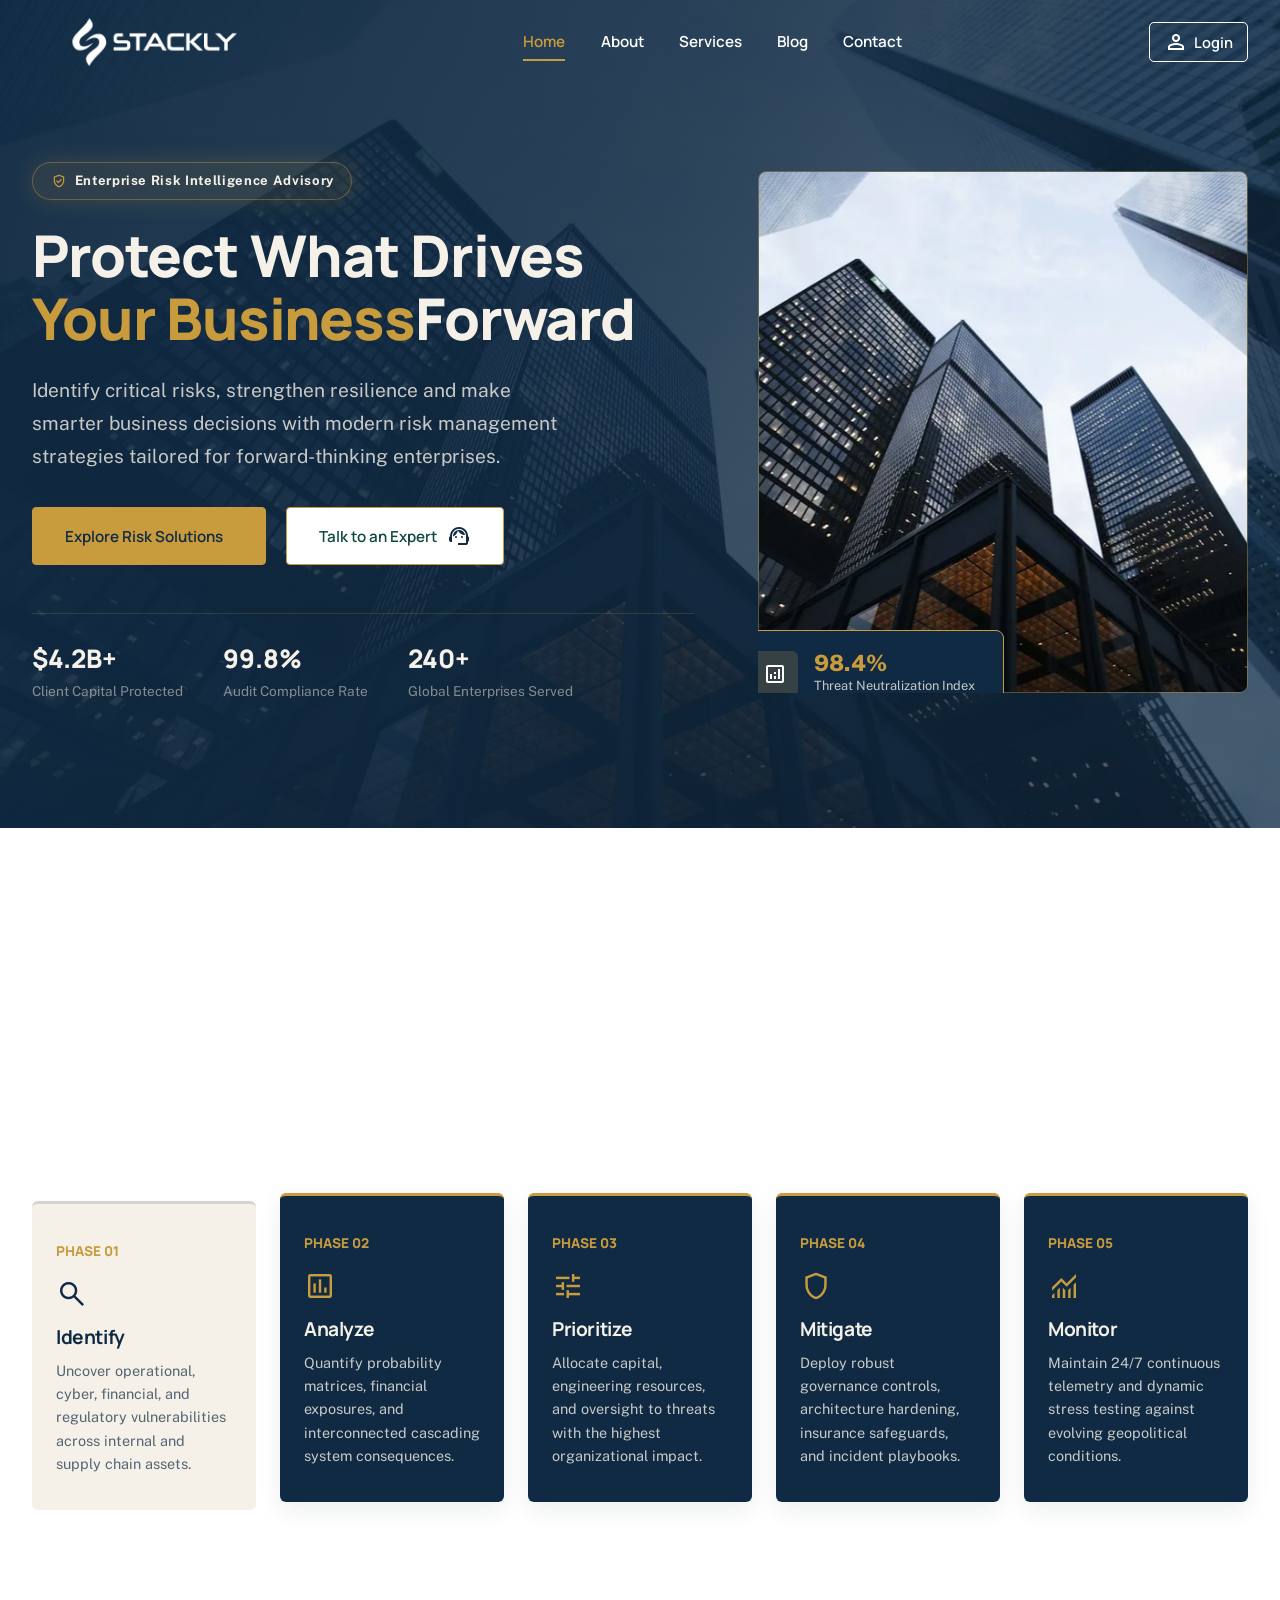
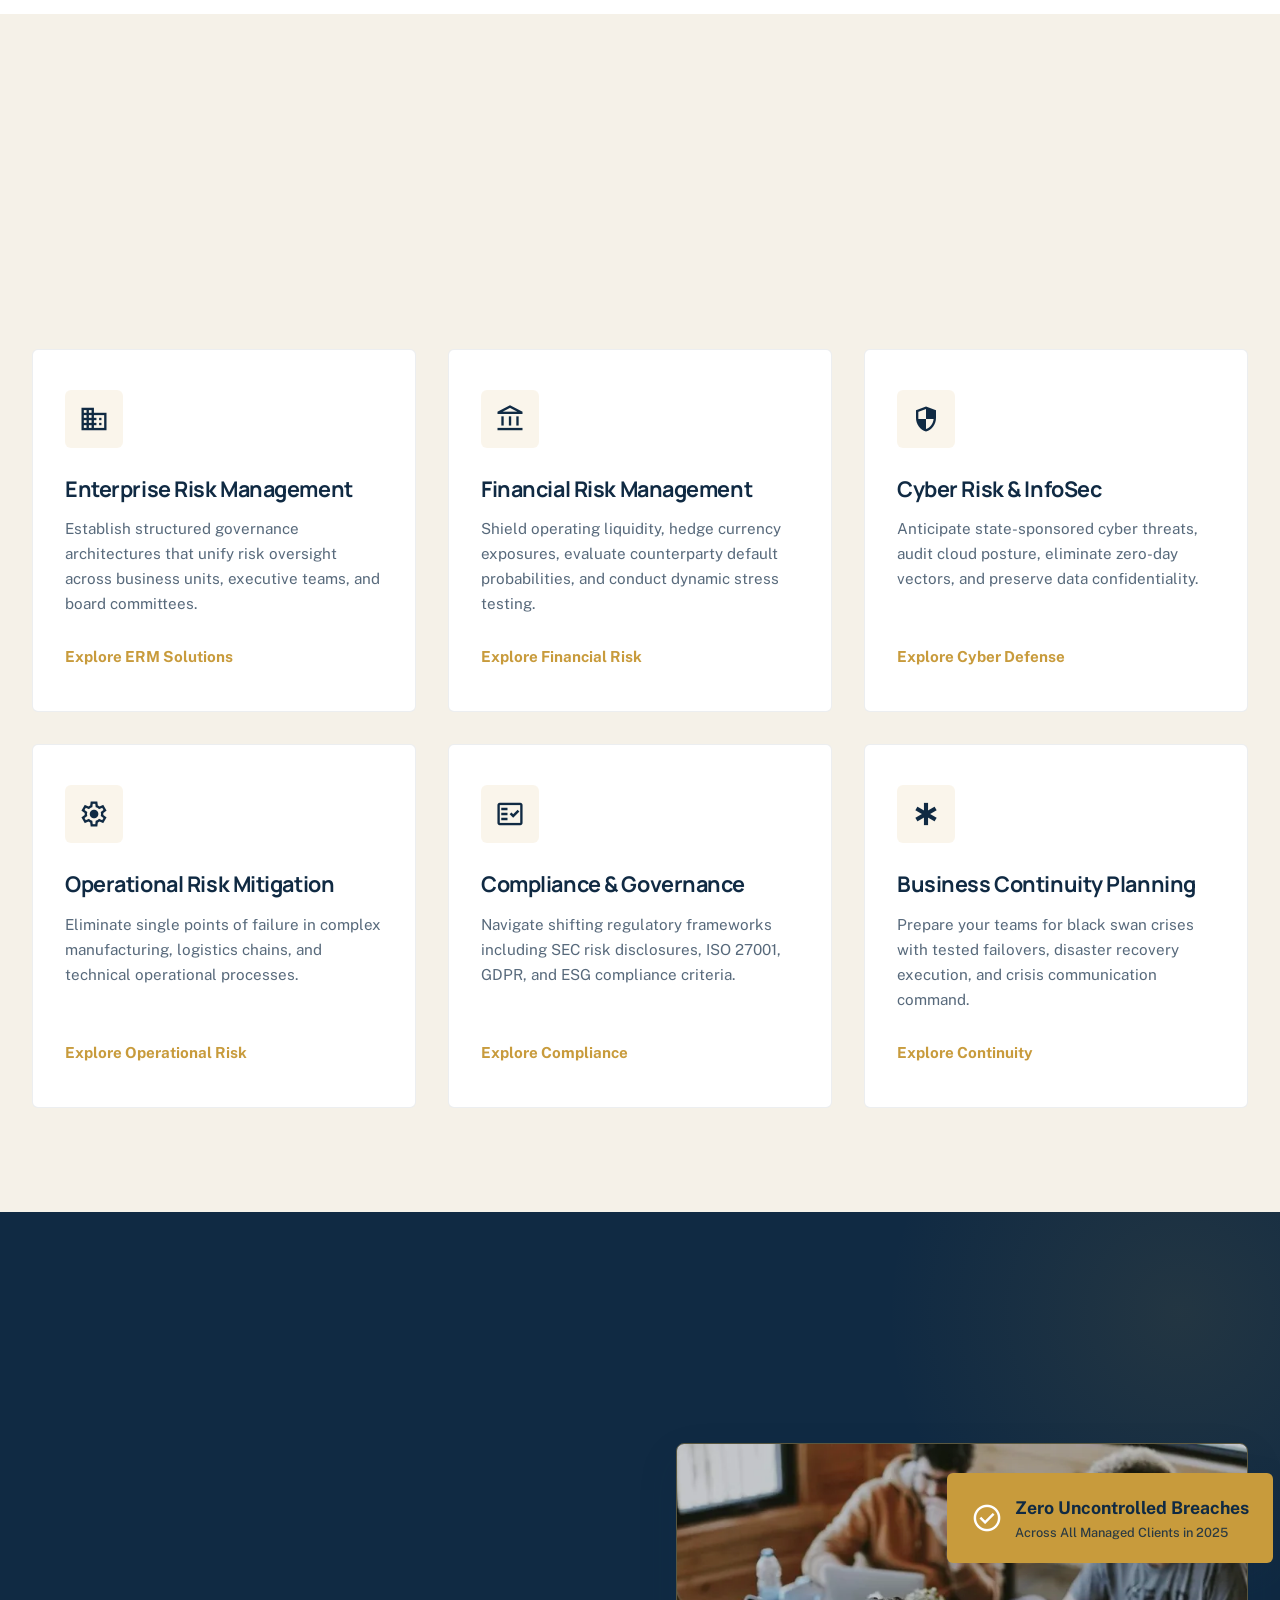
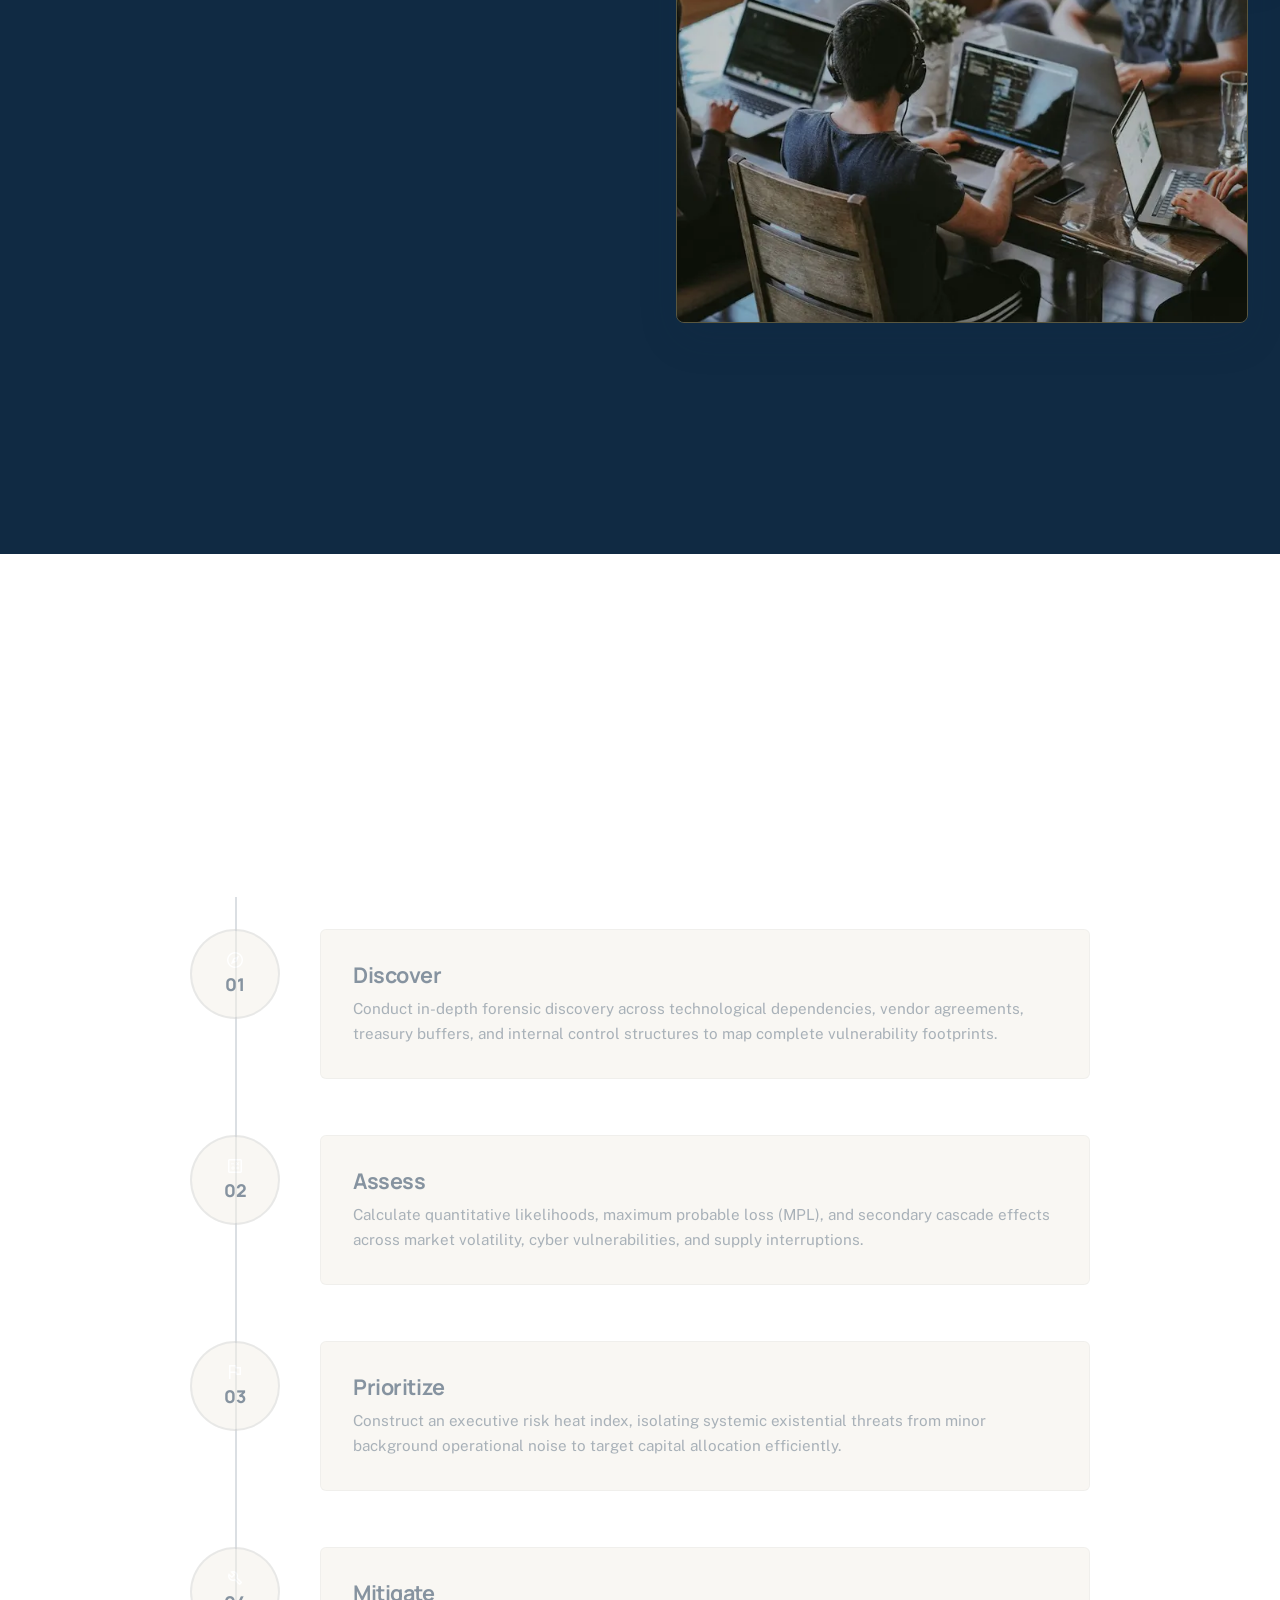
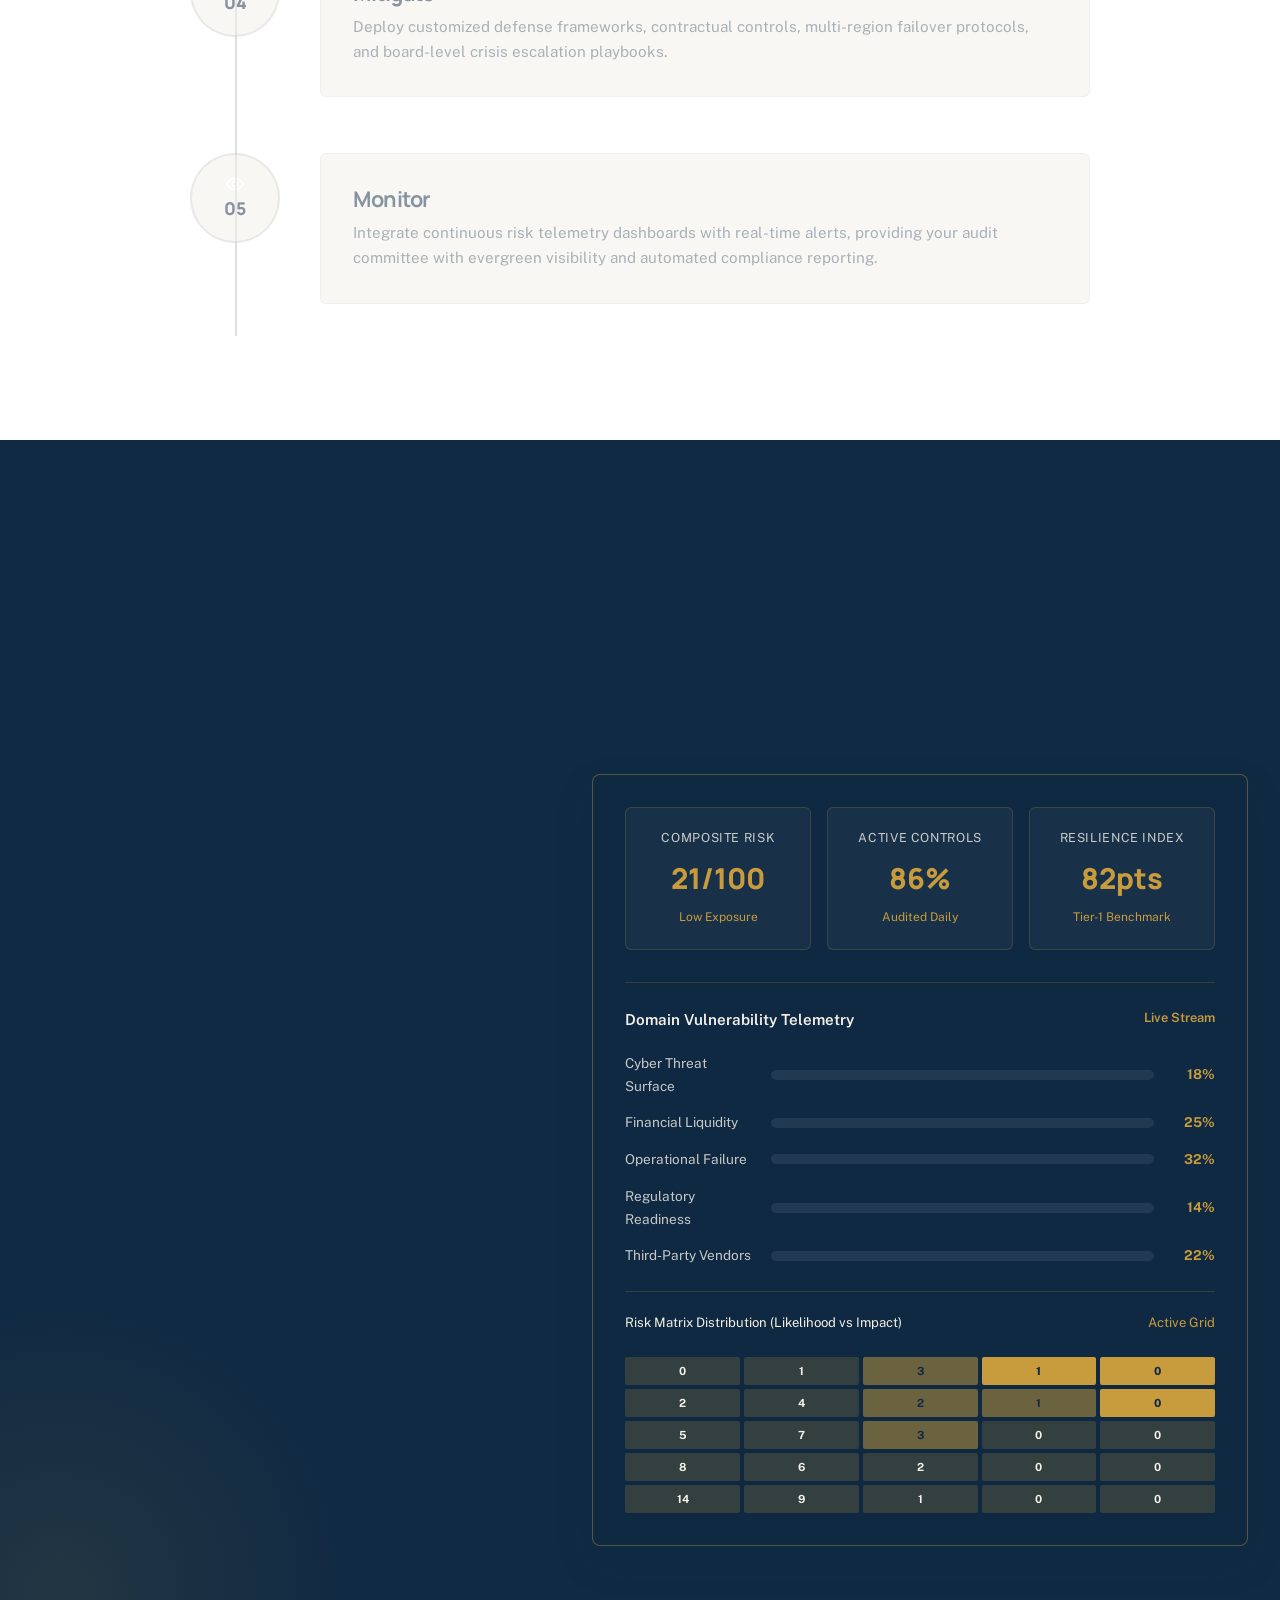
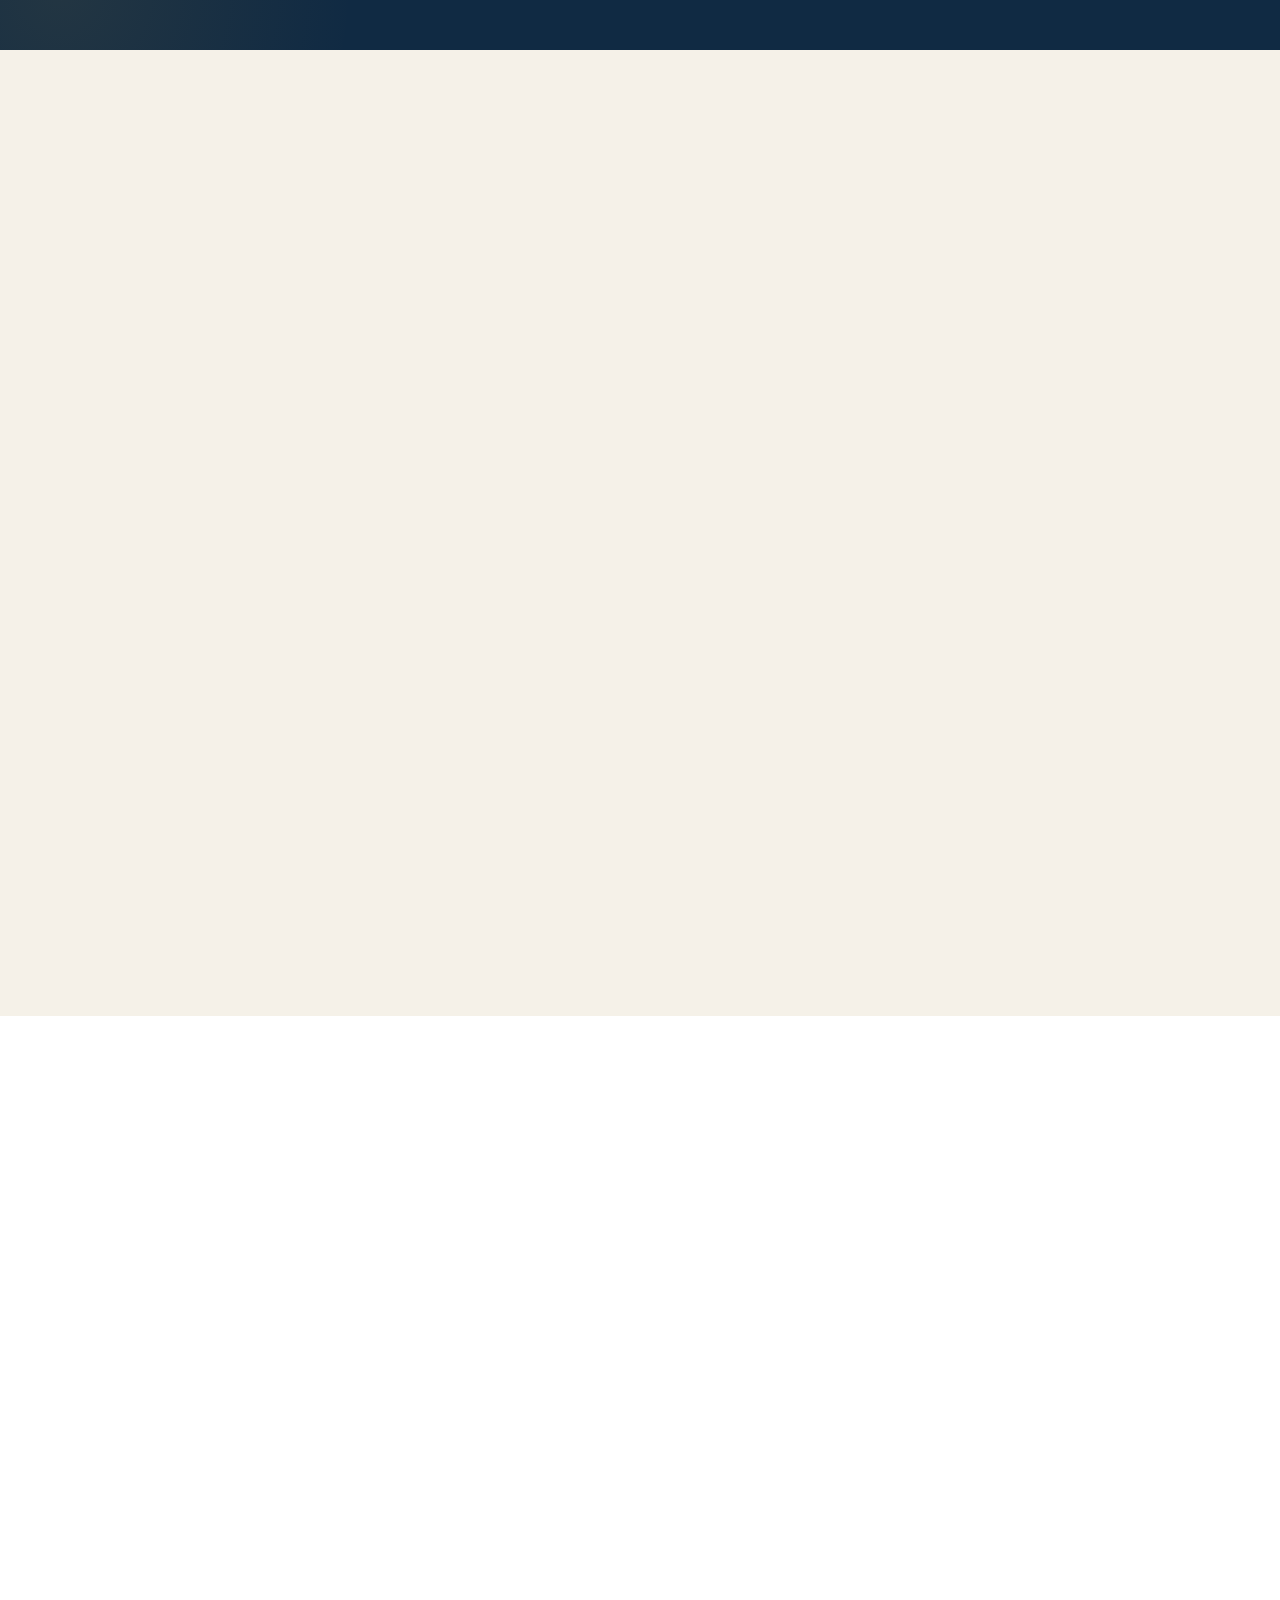
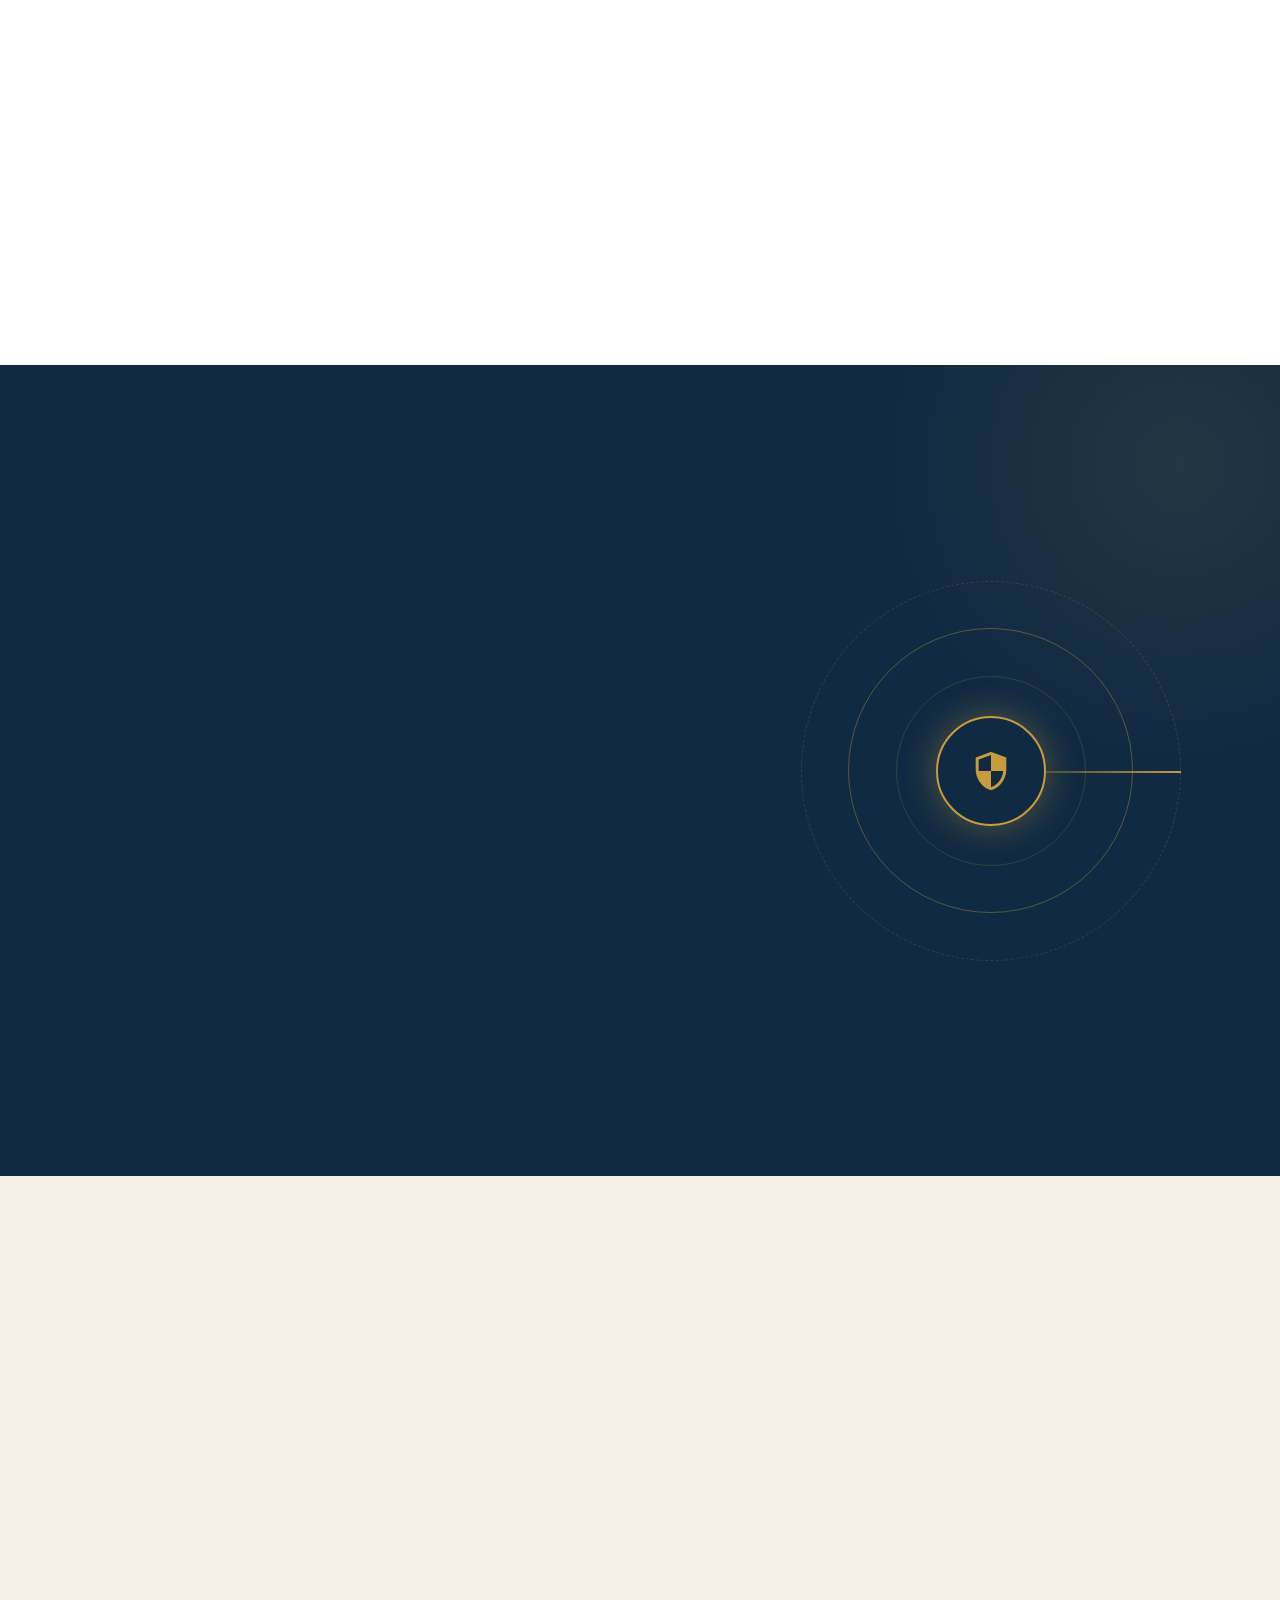
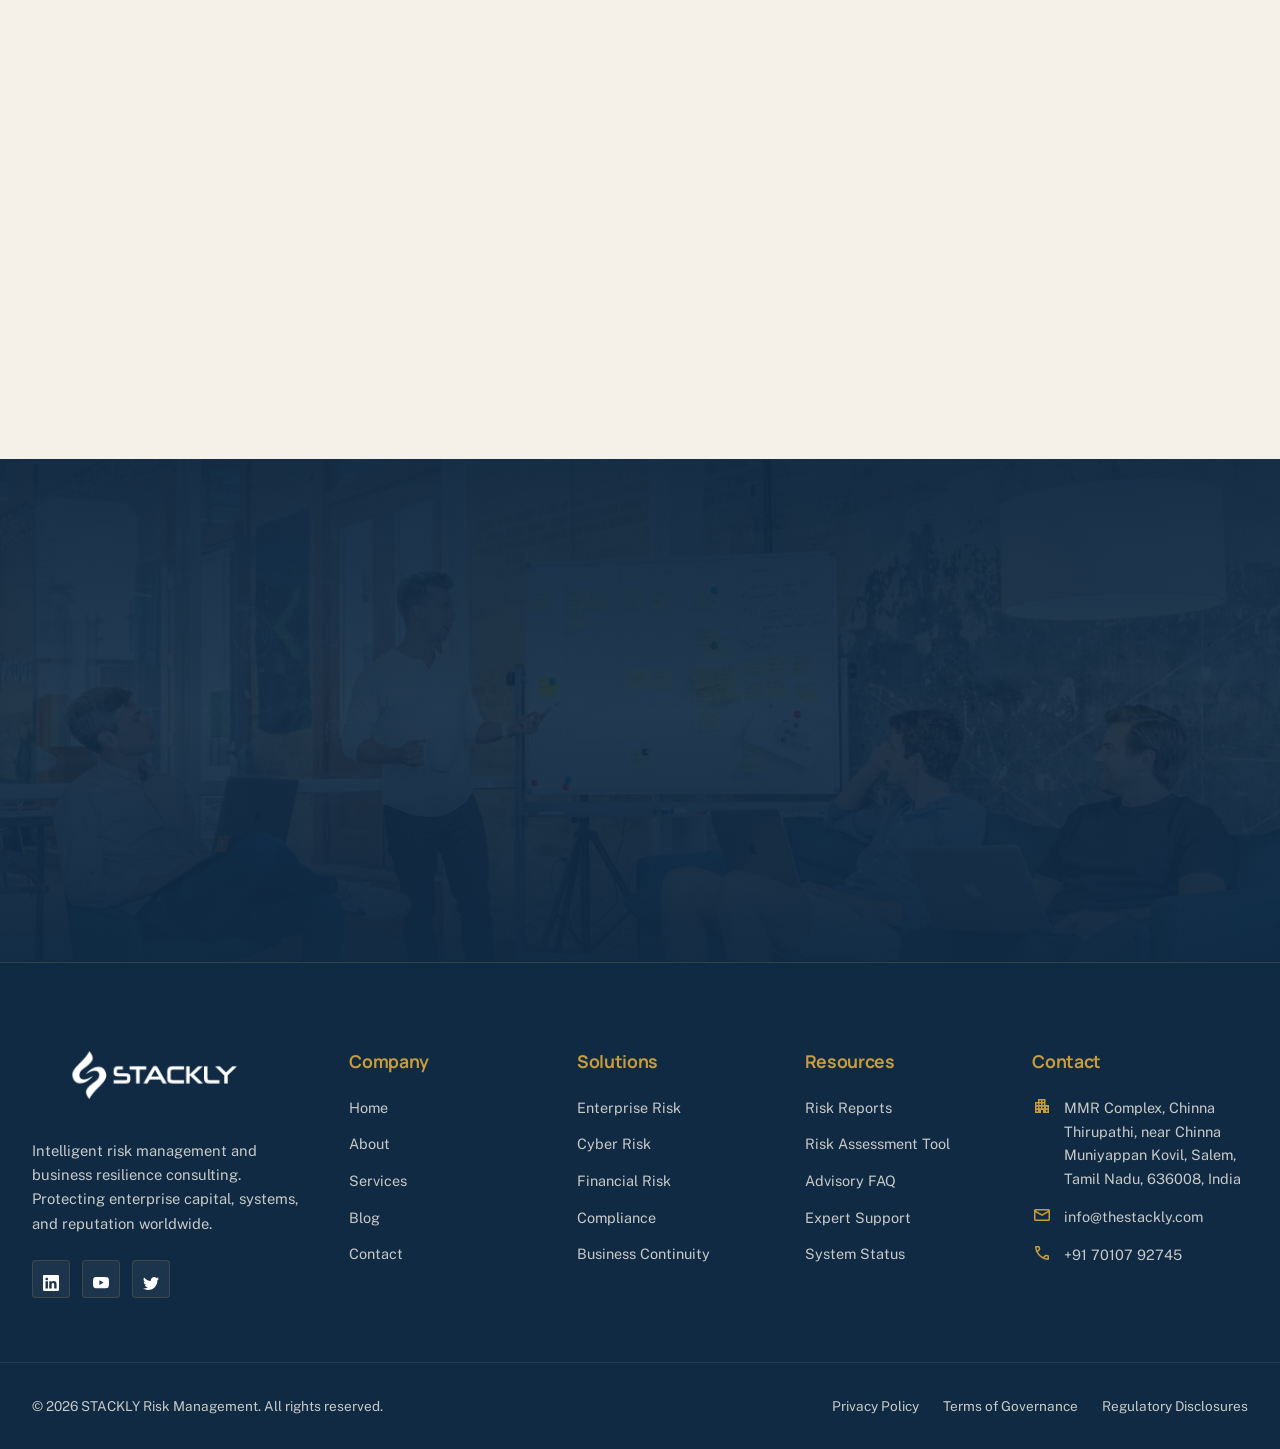
<file: index.html>
<!DOCTYPE html>
<html lang="en">
<head>
    <meta charset="UTF-8">
    <meta name="viewport" content="width=device-width, initial-scale=1.0">
    <title>STACKLY | Intelligent Risk. Stronger Business.</title>
    <meta name="description" content="STACKLY Risk Management provides enterprise risk advisory, financial security, cyber resilience, and regulatory compliance solutions.">
    <!-- Google Fonts & Material Symbols (No SVGs, No Emojis) -->
    <link rel="preconnect" href="https://fonts.googleapis.com">
    <link rel="preconnect" href="https://fonts.gstatic.com" crossorigin>
    <link rel="stylesheet" href="https://fonts.googleapis.com/css2?family=Manrope:wght@300;400;500;600;700;800&family=Public+Sans:wght@300;400;500;600;700&display=swap">
    <link rel="stylesheet" href="https://fonts.googleapis.com/css2?family=Material+Symbols+Outlined:opsz,wght,FILL,GRAD@20..48,100..700,0..1,-50..200">
    <link rel="stylesheet" href="./css/style.css">
</head>
<body>

    <!-- PRELOADER -->
    <div class="preloader">
        <div class="preloader-inner">
            <img src="./images/logo-dark.webp" alt="STACKLY Logo" class="preloader-logo">
            <div class="preloader-bar"><span></span></div>
            <div class="preloader-text">Securing Session</div>
        </div>
    </div>

    <!-- SITE HEADER -->
    <header class="site-header">
        <div class="container header-inner">
            <a href="./index.html" class="nav-logo">
                <img src="./images/logo-dark.webp" alt="STACKLY Logo" class="nav-logo-img">
            </a>

            <nav class="nav-menu" aria-label="Main Navigation">
                <a href="./index.html" class="nav-link active">Home</a>
                <a href="./about.html" class="nav-link">About</a>
                <a href="./services.html" class="nav-link">Services</a>
                <a href="./blog.html" class="nav-link">Blog</a>
                <a href="./contact.html" class="nav-link">Contact</a>
            </nav>

            <div class="header-actions">
                <a href="./login.html" class="header-login">
                    <span class="material-symbols-outlined">person</span>
                    <span>Login</span>
                </a>
                <!-- <a href="./contact.html" class="btn btn-primary">
                    <span>Get Started</span>
                    <span class="material-symbols-outlined">arrow_forward</span>
                </a> -->
                <button type="button" class="hamburger-btn" aria-label="Open Mobile Menu">
                    <span class="material-symbols-outlined">menu</span>
                </button>
            </div>
        </div>
    </header>

    <!-- MOBILE MENU OVERLAY -->
    <div class="mobile-nav-overlay" aria-hidden="true">
        <div style="display: flex; justify-content: space-between; align-items: center; margin-bottom: 2rem;">
            <!-- <a href="./index.html" class="nav-logo">
                <img src="./images/logo-dark.webp" alt="STACKLY Logo" class="nav-logo-img" style="filter: brightness(0) invert(1);">
            </a> -->
            <button type="button" class="mobile-nav-close" style="color: var(--accent); cursor: pointer;" aria-label="Close Menu">
                <span class="material-symbols-outlined" style="font-size: 32px;">close</span>
            </button>
        </div>
        <div class="mobile-nav-links">
            <a href="./index.html" class="mobile-nav-link active">Home <span class="material-symbols-outlined">chevron_right</span></a>
            <a href="./about.html" class="mobile-nav-link">About <span class="material-symbols-outlined">chevron_right</span></a>
            <a href="./services.html" class="mobile-nav-link">Services <span class="material-symbols-outlined">chevron_right</span></a>
            <a href="./blog.html" class="mobile-nav-link">Blog <span class="material-symbols-outlined">chevron_right</span></a>
            <a href="./contact.html" class="mobile-nav-link">Contact <span class="material-symbols-outlined">chevron_right</span></a>
        </div>
        <div class="mobile-nav-actions">
            <a href="./login.html" class="btn btn-secondary" style="border-color: var(--secondary); color: #000; width: 100%;">
                <span style="color: #000;" class="material-symbols-outlined">login</span>
                <span style="color: #000;">Client Login</span>
            </a>
            <!-- <a href="./contact.html" class="btn btn-primary" style="width: 100%;">
                <span>Get Started</span>
                <span class="material-symbols-outlined">arrow_forward</span>
            </a> -->
        </div>
    </div>

    <!-- MAIN CONTENT: EXACTLY 11 SECTIONS -->
    <main>

        <!-- SECTION 01 — HERO -->
        <section class="hero-section" id="hero">
            <div class="container hero-grid">
                <div class="hero-content">
                    <div class="hero-badge">
                        <span class="material-symbols-outlined">verified_user</span>
                        <span>Enterprise Risk Intelligence Advisory</span>
                    </div>
                    <h1 class="hero-title">
                        Protect What Drives <span class="text-gold">Your Business</span> Forward
                    </h1>
                    <p class="hero-subtitle">
                        Identify critical risks, strengthen resilience and make smarter business decisions with modern risk management strategies tailored for forward-thinking enterprises.
                    </p>
                    <div class="hero-buttons">
                        <a href="./services.html" class="btn btn-primary">
                            <span>Explore Risk Solutions</span>
                            <span class="material-symbols-outlined"></span>
                        </a>
                        <a href="./contact.html" class="btn btn-secondary">
                            <span>Talk to an Expert</span>
                            <span class="material-symbols-outlined" style="color: #102A43;">support_agent</span>
                        </a>
                    </div>
                    <div class="hero-meta">
                        <div class="hero-meta-item">
                            <span class="hero-meta-num">$4.2B+</span>
                            <span class="hero-meta-label">Client Capital Protected</span>
                        </div>
                        <div class="hero-meta-item">
                            <span class="hero-meta-num">99.8%</span>
                            <span class="hero-meta-label">Audit Compliance Rate</span>
                        </div>
                        <div class="hero-meta-item">
                            <span class="hero-meta-num">240+</span>
                            <span class="hero-meta-label">Global Enterprises Served</span>
                        </div>
                    </div>
                </div>

                <div class="hero-visual clip-reveal">
                    <div class="hero-image-wrap">
                        <img src="./images/hero.webp" alt="Enterprise corporate glass towers and risk intelligence center" loading="eager">
                    </div>
                    <div class="hero-floating-card">
                        <div class="card-icon">
                            <span class="material-symbols-outlined">analytics</span>
                        </div>
                        <div>
                            <div class="card-num">98.4%</div>
                            <div class="card-label">Threat Neutralization Index</div>
                        </div>
                    </div>
                </div>
            </div>
        </section>

        <!-- SECTION 02 — RISK INTELLIGENCE INTRO -->
        <section class="section pathway-section" id="intelligence-intro">
            <div class="container">
                <div class="text-center fade-up">
                    <div class="section-eyebrow">
                        <span class="material-symbols-outlined">manage_search</span>
                        <span>Risk Intelligence Framework</span>
                    </div>
                    <h2 class="section-title">See Risk Before It Becomes a Business Problem</h2>
                    <p class="section-subtitle">
                        STACKLY empowers leadership teams to uncover hidden vulnerabilities, preempt expensive disruptions, and transform defensive compliance into strategic commercial advantage.
                    </p>
                </div>

                <!-- Sequential Horizontal Pathway -->
                <div class="pathway-container">
                    <div class="pathway-step" data-step="1">
                        <span class="pathway-number">PHASE 01</span>
                        <span class="material-symbols-outlined pathway-icon">search</span>
                        <h3 class="pathway-title">Identify</h3>
                        <p class="pathway-text">Uncover operational, cyber, financial, and regulatory vulnerabilities across internal and supply chain assets.</p>
                    </div>

                    <div class="pathway-step" data-step="2">
                        <span class="pathway-number">PHASE 02</span>
                        <span class="material-symbols-outlined pathway-icon">assessment</span>
                        <h3 class="pathway-title">Analyze</h3>
                        <p class="pathway-text">Quantify probability matrices, financial exposures, and interconnected cascading system consequences.</p>
                    </div>

                    <div class="pathway-step" data-step="3">
                        <span class="pathway-number">PHASE 03</span>
                        <span class="material-symbols-outlined pathway-icon">tune</span>
                        <h3 class="pathway-title">Prioritize</h3>
                        <p class="pathway-text">Allocate capital, engineering resources, and oversight to threats with the highest organizational impact.</p>
                    </div>

                    <div class="pathway-step" data-step="4">
                        <span class="pathway-number">PHASE 04</span>
                        <span class="material-symbols-outlined pathway-icon">shield</span>
                        <h3 class="pathway-title">Mitigate</h3>
                        <p class="pathway-text">Deploy robust governance controls, architecture hardening, insurance safeguards, and incident playbooks.</p>
                    </div>

                    <div class="pathway-step" data-step="5">
                        <span class="pathway-number">PHASE 05</span>
                        <span class="material-symbols-outlined pathway-icon">monitoring</span>
                        <h3 class="pathway-title">Monitor</h3>
                        <p class="pathway-text">Maintain 24/7 continuous telemetry and dynamic stress testing against evolving geopolitical conditions.</p>
                    </div>
                </div>
            </div>
        </section>

        <!-- SECTION 03 — RISK MANAGEMENT SERVICES -->
        <section class="section services-section" id="services">
            <div class="container">
                <div class="text-center fade-up">
                    <div class="section-eyebrow">
                        <span class="material-symbols-outlined">policy</span>
                        <span>Practice Areas</span>
                    </div>
                    <h2 class="section-title">Comprehensive Risk Advisory Capabilities</h2>
                    <p class="section-subtitle">
                        End-to-end risk services engineered to protect tangible assets, brand equity, digital systems, and regulatory integrity across every corporate division.
                    </p>
                </div>

                <div class="services-grid">
                    <!-- Service 1: Tilt Interaction -->
                    <div class="service-card" data-interaction="accent-shift">
                        <div class="service-icon">
                            <span class="material-symbols-outlined" style="color: #102A43;">business</span>
                        </div>
                        <h3 class="service-card-title">Enterprise Risk Management</h3>
                        <p class="service-text">Establish structured governance architectures that unify risk oversight across business units, executive teams, and board committees.</p>
                        <a href="./404.html" class="btn-text">
                            <span>Explore ERM Solutions</span>
                            <span class="material-symbols-outlined">arrow_forward</span>
                        </a>
                    </div>

                    <!-- Service 2: Glow Interaction -->
                    <div class="service-card" data-interaction="accent-shift">
                        <div class="service-icon">
                            <span class="material-symbols-outlined" style="color: #102A43;">account_balance</span>
                        </div>
                        <h3 class="service-card-title">Financial Risk Management</h3>
                        <p class="service-text">Shield operating liquidity, hedge currency exposures, evaluate counterparty default probabilities, and conduct dynamic stress testing.</p>
                        <a href="./404.html" class="btn-text">
                            <span>Explore Financial Risk</span>
                            <span class="material-symbols-outlined">arrow_forward</span>
                        </a>
                    </div>

                    <!-- Service 3: Border Trace Interaction -->
                    <div class="service-card" data-interaction="accent-shift">
                        <div class="service-icon">
                            <span class="material-symbols-outlined" style="color: #102A43;">security</span>
                        </div>
                        <h3 class="service-card-title">Cyber Risk &amp; InfoSec</h3>
                        <p class="service-text">Anticipate state-sponsored cyber threats, audit cloud posture, eliminate zero-day vectors, and preserve data confidentiality.</p>
                        <a href="./404.html" class="btn-text">
                            <span>Explore Cyber Defense</span>
                            <span class="material-symbols-outlined">arrow_forward</span>
                        </a>
                    </div>

                    <!-- Service 4: Elevate Interaction -->
                    <div class="service-card" data-interaction="accent-shift">
                        <div class="service-icon">
                            <span class="material-symbols-outlined" style="color: #102A43;">settings</span>
                        </div>
                        <h3 class="service-card-title">Operational Risk Mitigation</h3>
                        <p class="service-text">Eliminate single points of failure in complex manufacturing, logistics chains, and technical operational processes.</p>
                        <a href="./404.html" class="btn-text">
                            <span>Explore Operational Risk</span>
                            <span class="material-symbols-outlined">arrow_forward</span>
                        </a>
                    </div>

                    <!-- Service 5: Icon Transform Interaction -->
                    <div class="service-card" data-interaction="accent-shift">
                        <div class="service-icon">
                            <span class="material-symbols-outlined" style="color: #102A43;">fact_check</span>
                        </div>
                        <h3 class="service-card-title">Compliance &amp; Governance</h3>
                        <p class="service-text">Navigate shifting regulatory frameworks including SEC risk disclosures, ISO 27001, GDPR, and ESG compliance criteria.</p>
                        <a href="./404.html" class="btn-text">
                            <span>Explore Compliance</span>
                            <span class="material-symbols-outlined">arrow_forward</span>
                        </a>
                    </div>

                    <!-- Service 6: Accent Shift Interaction -->
                    <div class="service-card" data-interaction="accent-shift">
                        <div class="service-icon">
                            <span class="material-symbols-outlined" style="color: #102A43;">emergency</span>
                        </div>
                        <h3 class="service-card-title">Business Continuity Planning</h3>
                        <p class="service-text">Prepare your teams for black swan crises with tested failovers, disaster recovery execution, and crisis communication command.</p>
                        <a href="./404.html" class="btn-text">
                            <span>Explore Continuity</span>
                            <span class="material-symbols-outlined">arrow_forward</span>
                        </a>
                    </div>
                </div>
            </div>
        </section>

        <!-- SECTION 04 — WHY STACKLY -->
        <section class="section why-section" id="why-stackly">
            <div class="container why-grid">
                <div class="why-content fade-up">
                    <div class="section-eyebrow">
                        <span class="material-symbols-outlined">verified</span>
                        <span>The STACKLY Advantage</span>
                    </div>
                    <h2 class="section-title">Risk Management Built Around Your Business</h2>
                    <p style="color: var(--accent-80); font-size: 1.1rem; line-height: 1.7; margin-bottom: 2rem;">
                        Generic compliance checklists leave critical exposure blindspots. STACKLY embeds senior advisory practitioners and mathematical risk modeling directly into your operational fabric.
                    </p>

                    <div class="why-pillars">
                        <div class="why-pillar">
                            <span class="material-symbols-outlined pillar-icon">trending_up</span>
                            <h4 class="pillar-title">Data-Driven Decisions</h4>
                            <p class="pillar-text">Quantitative impact scoring replaces intuition with verifiable actuarial analytics.</p>
                        </div>
                        <div class="why-pillar">
                            <span class="material-symbols-outlined pillar-icon">radar</span>
                            <h4 class="pillar-title">Proactive Detection</h4>
                            <p class="pillar-text">Algorithmic risk triggers identify early-warning indicators months before crises hit.</p>
                        </div>
                        <div class="why-pillar">
                            <span class="material-symbols-outlined pillar-icon">shield_with_heart</span>
                            <h4 class="pillar-title">Stronger Resilience</h4>
                            <p class="pillar-text">Build self-healing systems that adapt to severe economic and operational shocks.</p>
                        </div>
                        <div class="why-pillar">
                            <span class="material-symbols-outlined pillar-icon">update</span>
                            <h4 class="pillar-title">Continuous Monitoring</h4>
                            <p class="pillar-text">Real-time risk telemetry instead of static once-a-year consultant audits.</p>
                        </div>
                    </div>
                </div>

                <div class="why-visual-wrapper clip-reveal">
                    <img src="./images/why-stackly.webp" alt="Senior risk consultants analyzing enterprise strategy" class="why-main-image" loading="lazy">
                    <div class="why-badge-card">
                        <span class="material-symbols-outlined" style="font-size: 32px;">check_circle</span>
                        <div>
                            <div style="font-size: 1.1rem;">Zero Uncontrolled Breaches</div>
                            <div style="font-size: 0.8rem; font-weight: 500; opacity: 0.85;">Across All Managed Clients in 2025</div>
                        </div>
                    </div>
                </div>
            </div>
        </section>

        <!-- SECTION 05 — OUR RISK PROCESS -->
        <section class="section process-section" id="process">
            <div class="container">
                <div class="text-center fade-up">
                    <div class="section-eyebrow">
                        <span class="material-symbols-outlined">linear_scale</span>
                        <span>Execution Roadmap</span>
                    </div>
                    <h2 class="section-title">A Clearer Path From Risk to Resilience</h2>
                    <p class="section-subtitle">
                        Our battle-tested 5-stage advisory lifecycle converts complex enterprise ambiguities into measurable, defensible operational confidence.
                    </p>
                </div>

                <div class="process-timeline">
                    <div class="process-line"></div>
                    <div class="process-progress-line"></div>

                    <!-- Step 1 -->
                    <div class="process-step active" data-step="1">
                        <div class="step-node">
                            <span class="material-symbols-outlined" style="font-size: 20px;">explore</span>
                            <span class="step-num">01</span>
                        </div>
                        <div class="step-content">
                            <h3 class="step-title">Discover</h3>
                            <p class="step-desc">Conduct in-depth forensic discovery across technological dependencies, vendor agreements, treasury buffers, and internal control structures to map complete vulnerability footprints.</p>
                        </div>
                    </div>

                    <!-- Step 2 -->
                    <div class="process-step" data-step="2">
                        <div class="step-node">
                            <span class="material-symbols-outlined" style="font-size: 20px;">calculate</span>
                            <span class="step-num">02</span>
                        </div>
                        <div class="step-content">
                            <h3 class="step-title">Assess</h3>
                            <p class="step-desc">Calculate quantitative likelihoods, maximum probable loss (MPL), and secondary cascade effects across market volatility, cyber vulnerabilities, and supply interruptions.</p>
                        </div>
                    </div>

                    <!-- Step 3 -->
                    <div class="process-step" data-step="3">
                        <div class="step-node">
                            <span class="material-symbols-outlined" style="font-size: 20px;">flag</span>
                            <span class="step-num">03</span>
                        </div>
                        <div class="step-content">
                            <h3 class="step-title">Prioritize</h3>
                            <p class="step-desc">Construct an executive risk heat index, isolating systemic existential threats from minor background operational noise to target capital allocation efficiently.</p>
                        </div>
                    </div>

                    <!-- Step 4 -->
                    <div class="process-step" data-step="4">
                        <div class="step-node">
                            <span class="material-symbols-outlined" style="font-size: 20px;">build</span>
                            <span class="step-num">04</span>
                        </div>
                        <div class="step-content">
                            <h3 class="step-title">Mitigate</h3>
                            <p class="step-desc">Deploy customized defense frameworks, contractual controls, multi-region failover protocols, and board-level crisis escalation playbooks.</p>
                        </div>
                    </div>

                    <!-- Step 5 -->
                    <div class="process-step" data-step="5">
                        <div class="step-node">
                            <span class="material-symbols-outlined" style="font-size: 20px;">visibility</span>
                            <span class="step-num">05</span>
                        </div>
                        <div class="step-content">
                            <h3 class="step-title">Monitor</h3>
                            <p class="step-desc">Integrate continuous risk telemetry dashboards with real-time alerts, providing your audit committee with evergreen visibility and automated compliance reporting.</p>
                        </div>
                    </div>
                </div>
            </div>
        </section>

        <!-- SECTION 06 — RISK ANALYTICS / DASHBOARD -->
        <section class="section analytics-section" id="analytics">
            <div class="container">
                <div class="text-center fade-up">
                    <div class="section-eyebrow">
                        <span class="material-symbols-outlined">insights</span>
                        <span>Enterprise Telemetry</span>
                    </div>
                    <h2 class="section-title">Live Risk Analytics &amp; Intelligence</h2>
                    <p class="section-subtitle">
                        Experience real-time quantitative monitoring that synthesizes thousands of enterprise data streams into executive decision metrics.
                    </p>
                </div>

                <div class="analytics-grid">
                    <div class="analytics-copy fade-up">
                        <h3 style="font-size: 1.8rem; margin-bottom: 1.25rem;">Command-Level Operational Visibility</h3>
                        <p style="color: var(--accent-80); font-size: 1rem; line-height: 1.7; margin-bottom: 1.5rem;">
                            STACKLY replaces fragmented spreadsheets with unified risk scoring. Monitor operational drift, financial liquidity sensitivity, compliance postures, and cyber attack surfaces in one cohesive interface.
                        </p>
                        <ul style="display: flex; flex-direction: column; gap: 0.85rem; margin-bottom: 2rem;">
                            <li style="display: flex; align-items: center; gap: 0.75rem; color: var(--accent);">
                                <span class="material-symbols-outlined" style="color: var(--secondary);">check_circle</span>
                                <span>Dynamic Risk Score Calculation (0-100 scale)</span>
                            </li>
                            <li style="display: flex; align-items: center; gap: 0.75rem; color: var(--accent);">
                                <span class="material-symbols-outlined" style="color: var(--secondary);">check_circle</span>
                                <span>Continuous Regulatory Disclosures Tracking</span>
                            </li>
                            <li style="display: flex; align-items: center; gap: 0.75rem; color: var(--accent);">
                                <span class="material-symbols-outlined" style="color: var(--secondary);">check_circle</span>
                                <span>Predictive Scenario Stress Testing</span>
                            </li>
                        </ul>
                        <a href="./404.html" class="btn btn-primary">
                            <span>Open Interactive Platform</span>
                            <span class="material-symbols-outlined">dashboard</span>
                        </a>
                    </div>
                    <!-- Enterprise Analytics UI Card -->
                    <div class="analytics-dashboard-frame clip-reveal">
                        <div class="analytics-metrics-row">
                            <div class="metric-box">
                                <div class="metric-label">Composite Risk</div>
                                <div class="metric-value counter-val" data-target="24" data-suffix="/100">0/100</div>
                                <span style="font-size: 0.75rem; color: var(--secondary);">Low Exposure</span>
                            </div>
                            <div class="metric-box">
                                <div class="metric-label">Active Controls</div>
                                <div class="metric-value counter-val" data-target="98" data-suffix="%">0%</div>
                                <span style="font-size: 0.75rem; color: var(--secondary);">Audited Daily</span>
                            </div>
                            <div class="metric-box">
                                <div class="metric-label">Resilience Index</div>
                                <div class="metric-value counter-val" data-target="94" data-suffix="pts">0pts</div>
                                <span style="font-size: 0.75rem; color: var(--secondary);">Tier-1 Benchmark</span>
                            </div>
                        </div>

                        <!-- Pure CSS Animated Chart Bars -->
                        <div class="chart-container">
                            <div class="chart-title">
                                <span>Domain Vulnerability Telemetry</span>
                                <span style="color: var(--secondary); font-size: 0.8rem;">Live Stream</span>
                            </div>

                            <div class="bar-row">
                                <span class="bar-label">Cyber Threat Surface</span>
                                <div class="bar-track"><div class="bar-fill" data-pct="18%"></div></div>
                                <span class="bar-val">18%</span>
                            </div>

                            <div class="bar-row">
                                <span class="bar-label">Financial Liquidity</span>
                                <div class="bar-track"><div class="bar-fill" data-pct="25%"></div></div>
                                <span class="bar-val">25%</span>
                            </div>

                            <div class="bar-row">
                                <span class="bar-label">Operational Failure</span>
                                <div class="bar-track"><div class="bar-fill" data-pct="32%"></div></div>
                                <span class="bar-val">32%</span>
                            </div>

                            <div class="bar-row">
                                <span class="bar-label">Regulatory Readiness</span>
                                <div class="bar-track"><div class="bar-fill" data-pct="14%"></div></div>
                                <span class="bar-val">14%</span>
                            </div>

                            <div class="bar-row">
                                <span class="bar-label">Third-Party Vendors</span>
                                <div class="bar-track"><div class="bar-fill" data-pct="22%"></div></div>
                                <span class="bar-val">22%</span>
                            </div>
                        </div>

                        <!-- Mini 5x5 Matrix Preview -->
                        <div style="margin-top: 1.5rem; padding-top: 1.25rem; border-top: 1px solid var(--secondary-20);">
                            <div style="display: flex; justify-content: space-between; font-size: 0.82rem; margin-bottom: 0.5rem;">
                                <span>Risk Matrix Distribution (Likelihood vs Impact)</span>
                                <span style="color: var(--secondary);">Active Grid</span>
                            </div>
                            <div class="risk-matrix-preview">
                                <div class="matrix-cell low">0</div>
                                <div class="matrix-cell low">1</div>
                                <div class="matrix-cell med">3</div>
                                <div class="matrix-cell high">1</div>
                                <div class="matrix-cell high">0</div>

                                <div class="matrix-cell low">2</div>
                                <div class="matrix-cell low">4</div>
                                <div class="matrix-cell med">2</div>
                                <div class="matrix-cell med">1</div>
                                <div class="matrix-cell high">0</div>

                                <div class="matrix-cell low">5</div>
                                <div class="matrix-cell low">7</div>
                                <div class="matrix-cell med">3</div>
                                <div class="matrix-cell low">0</div>
                                <div class="matrix-cell low">0</div>

                                <div class="matrix-cell low">8</div>
                                <div class="matrix-cell low">6</div>
                                <div class="matrix-cell low">2</div>
                                <div class="matrix-cell low">0</div>
                                <div class="matrix-cell low">0</div>

                                <div class="matrix-cell low">14</div>
                                <div class="matrix-cell low">9</div>
                                <div class="matrix-cell low">1</div>
                                <div class="matrix-cell low">0</div>
                                <div class="matrix-cell low">0</div>
                            </div>
                        </div>
                    </div>
                </div>
            </div>
        </section>

        <!-- SECTION 07 — INDUSTRIES WE PROTECT -->
        <section class="section industries-section" id="industries">
            <div class="container">
                <div class="text-center fade-up">
                    <div class="section-eyebrow">
                        <span class="material-symbols-outlined">domain</span>
                        <span>Sector Expertise</span>
                    </div>
                    <h2 class="section-title">Industries We Protect</h2>
                    <p class="section-subtitle">
                        Tailored risk management frameworks engineered for heavily regulated sectors facing high-consequence operational, financial, and digital hazards.
                    </p>
                </div>

                <div class="industries-grid">
                    <!-- 1. Banking & Finance -->
                    <div class="industry-card fade-up">
                        <span class="material-symbols-outlined industry-icon">account_balance</span>
                        <h3 class="industry-name">Banking &amp; Finance</h3>
                        <p class="industry-desc">Basel III/IV regulatory readiness, credit default modeling, capital reserve stress testing, and fintech fraud safeguards.</p>
                    </div>

                    <!-- 2. Healthcare -->
                    <div class="industry-card fade-up">
                        <span class="material-symbols-outlined industry-icon">local_hospital</span>
                        <h3 class="industry-name">Healthcare &amp; Pharma</h3>
                        <p class="industry-desc">HIPAA patient data security, medical supply chain integrity, clinical trial compliance, and bio-tech IP protection.</p>
                    </div>

                    <!-- 3. Technology -->
                    <div class="industry-card fade-up">
                        <span class="material-symbols-outlined industry-icon">computer</span>
                        <h3 class="industry-name">Technology &amp; SaaS</h3>
                        <p class="industry-desc">SOC 2 Type II governance, zero-trust cloud infrastructure, API threat surfaces, and algorithm accountability audits.</p>
                    </div>

                    <!-- 4. Manufacturing -->
                    <div class="industry-card fade-up">
                        <span class="material-symbols-outlined industry-icon">precision_manufacturing</span>
                        <h3 class="industry-name">Manufacturing</h3>
                        <p class="industry-desc">SCADA &amp; IoT industrial network hardening, equipment failure redundancy, and raw material vendor concentration mitigation.</p>
                    </div>

                    <!-- 5. Retail -->
                    <div class="industry-card fade-up">
                        <span class="material-symbols-outlined industry-icon">storefront</span>
                        <h3 class="industry-name">Retail &amp; E-Commerce</h3>
                        <p class="industry-desc">PCI-DSS transaction defense, omni-channel inventory volatility, customer data protection, and chargeback prevention.</p>
                    </div>

                    <!-- 6. Logistics -->
                    <div class="industry-card fade-up">
                        <span class="material-symbols-outlined industry-icon">local_shipping</span>
                        <h3 class="industry-name">Logistics &amp; Transport</h3>
                        <p class="industry-desc">Global shipping lane disruptions, freight customs tariff exposure, fuel price hedging, and fleet telematics safety.</p>
                    </div>

                    <!-- 7. Energy -->
                    <div class="industry-card fade-up">
                        <span class="material-symbols-outlined industry-icon">bolt</span>
                        <h3 class="industry-name">Energy &amp; Utilities</h3>
                        <p class="industry-desc">Critical power grid cyber protection, ESG carbon reporting compliance, commodity trading hedging, and safety governance.</p>
                    </div>

                    <!-- 8. Professional Services -->
                    <div class="industry-card fade-up">
                        <span class="material-symbols-outlined industry-icon">business_center</span>
                        <h3 class="industry-name">Professional Services</h3>
                        <p class="industry-desc">Errors &amp; omissions exposure, cross-border corporate privacy mandates, contract liability limits, and client fiduciary trust.</p>
                    </div>
                </div>
            </div>
        </section>

        <!-- SECTION 08 — RISK INSIGHTS / CASE STUDIES -->
        <section class="section cases-section" id="case-studies">
            <div class="container">
                <div class="text-center fade-up">
                    <div class="section-eyebrow">
                        <span class="material-symbols-outlined">fact_check</span>
                        <span>Client Success Stories</span>
                    </div>
                    <h2 class="section-title">Measurable Resilience in Action</h2>
                    <p class="section-subtitle">
                        Examine how global organizations rely on STACKLY risk advisory to neutralize critical exposures and protect multi-million dollar operating revenues.
                    </p>
                </div>

                <div class="cases-grid">
                    <!-- Case 1 -->
                    <div class="case-card fade-up">
                        <div class="case-image-wrap">
                            <img src="./images/case-cyber.webp" alt="Cybersecurity risk assessment operations center" loading="lazy">
                            <span class="case-tag">Cyber Risk</span>
                        </div>
                        <div class="case-content">
                            <h3 class="case-title">Global FinTech Cloud Breach Vector Elimination</h3>
                            <p class="case-excerpt">How STACKLY isolated and remediated 47 architectural vulnerabilities across a payments gateway processing $1.8B annually.</p>
                            <a href="./404.html" class="btn-text">
                                <span>Read Case Study</span>
                                <span class="material-symbols-outlined">arrow_forward</span>
                            </a>
                        </div>
                    </div>

                    <!-- Case 2 -->
                    <div class="case-card fade-up">
                        <div class="case-image-wrap">
                            <img src="./images/case-continuity.webp" alt="Business continuity crisis command team" loading="lazy">
                            <span class="case-tag">Continuity</span>
                        </div>
                        <div class="case-content">
                            <h3 class="case-title">Operational Resilience for 14 Distribution Hubs</h3>
                            <p class="case-excerpt">Developing dual-failover operational routing that kept medical supply chains functional during unprecedented regional power outages.</p>
                            <a href="./404.html" class="btn-text">
                                <span>Read Case Study</span>
                                <span class="material-symbols-outlined">arrow_forward</span>
                            </a>
                        </div>
                    </div>

                    <!-- Case 3 -->
                    <div class="case-card fade-up">
                        <div class="case-image-wrap">
                            <img src="./images/case-finance.webp" alt="Financial risk optimization trading floor analytics" loading="lazy">
                            <span class="case-tag">Financial Risk</span>
                        </div>
                        <div class="case-content">
                            <h3 class="case-title">Cross-Border FX Hedging &amp; Liquidity Defense</h3>
                            <p class="case-excerpt">Protecting $340M in foreign procurement from interest rate volatility through algorithmic currency corridor modeling.</p>
                            <a href="./404.html" class="btn-text">
                                <span>Read Case Study</span>
                                <span class="material-symbols-outlined">arrow_forward</span>
                            </a>
                        </div>
                    </div>
                </div>
            </div>
        </section>

        <!-- SECTION 09 — TRUST / SECURITY / GOVERNANCE -->
        <section class="section trust-section" id="governance">
            <div class="container trust-grid">
                <div class="trust-content fade-up">
                    <div class="section-eyebrow">
                        <span class="material-symbols-outlined">shield</span>
                        <span>Integrity &amp; Compliance</span>
                    </div>
                    <h2 class="section-title">Built Around Trust, Security and Accountability</h2>
                    <p style="color: var(--accent-80); font-size: 1.1rem; line-height: 1.7;">
                        Enterprise risk intelligence demands uncompromising confidentiality. STACKLY enforces institutional-grade data security protocols and rigorous governance standards across all engagements.
                    </p>

                    <div class="trust-list">
                        <div class="trust-item">
                            <div class="trust-item-icon">
                                <span class="material-symbols-outlined">lock</span>
                            </div>
                            <div class="trust-item-content">
                                <h4>Air-Gapped Confidentiality</h4>
                                <p>All proprietary telemetry and financial disclosures are processed within isolated, zero-knowledge customer storage enclaves.</p>
                            </div>
                        </div>

                        <div class="trust-item">
                            <div class="trust-item-icon">
                                <span class="material-symbols-outlined">gavel</span>
                            </div>
                            <div class="trust-item-content">
                                <h4>Institutional Governance Frameworks</h4>
                                <p>Aligned directly with COSO ERM, NIST Cybersecurity Framework 2.0, and ISO 31000 international risk guidelines.</p>
                            </div>
                        </div>

                        <div class="trust-item">
                            <div class="trust-item-icon">
                                <span class="material-symbols-outlined">verified_user</span>
                            </div>
                            <div class="trust-item-content">
                                <h4>Board-Ready Auditable Trails</h4>
                                <p>Generate cryptographically signed compliance logs suitable for quarterly SEC disclosures and audit committee sign-off.</p>
                            </div>
                        </div>
                    </div>
                </div>

                <!-- Animated Security Shield Radar Interface (Strictly Zero SVGs) -->
                <div class="shield-radar-wrap clip-reveal">
                    <div class="radar-ring ring-outer"></div>
                    <div class="radar-ring ring-mid"></div>
                    <div class="radar-ring ring-inner"></div>
                    <div class="radar-scan-line"></div>
                    <div class="shield-center-core">
                        <span class="material-symbols-outlined">security</span>
                    </div>
                </div>
            </div>
        </section>

        <!-- SECTION 10 — CLIENT TESTIMONIALS -->
        <section class="section testimonials-section" id="testimonials">
            <div class="container">
                <div class="text-center fade-up">
                    <div class="section-eyebrow">
                        <span class="material-symbols-outlined">groups</span>
                        <span>Executive Endorsements</span>
                    </div>
                    <h2 class="section-title">Trusted to Navigate Complex Risk</h2>
                    <p class="section-subtitle">
                        Hear from the C-suite executives and board directors who rely on STACKLY to protect enterprise value in volatile markets.
                    </p>
                </div>

                <div class="testimonials-carousel-wrap fade-up">
                    <div class="testimonial-track">
                        <!-- Slide 1 -->
                        <div class="testimonial-slide active">
                            <span class="material-symbols-outlined testimonial-quote-icon">format_quote</span>
                            <blockquote class="testimonial-quote">
                                "STACKLY transformed our risk oversight from a reactive compliance chore into a strategic board asset. Their quantitative financial exposure models saved our division over $14M during last year's banking sector volatility."
                            </blockquote>
                            <div class="testimonial-author-wrap">
                                <img src="./images/avatar-1.webp" alt="Elena Rostova portrait" class="author-avatar" loading="lazy">
                                <div class="author-info">
                                    <h4>Elena Rostova</h4>
                                    <p>Chief Operating Officer | Vanguard Global Capital</p>
                                </div>
                            </div>
                        </div>

                        <!-- Slide 2 -->
                        <div class="testimonial-slide">
                            <span class="material-symbols-outlined testimonial-quote-icon">format_quote</span>
                            <blockquote class="testimonial-quote">
                                "In the cybersecurity space, threat surfaces change hourly. STACKLY gave our engineering leadership continuous visibility and actionable playbooks that successfully withstood state-level penetration attempts."
                            </blockquote>
                            <div class="testimonial-author-wrap">
                                <img src="./images/avatar-2.webp" alt="Marcus Vance portrait" class="author-avatar" loading="lazy">
                                <div class="author-info">
                                    <h4>Marcus Vance</h4>
                                    <p>Chief Information Security Officer | Apex Cloud Systems</p>
                                </div>
                            </div>
                        </div>

                        <!-- Slide 3 -->
                        <div class="testimonial-slide">
                            <span class="material-symbols-outlined testimonial-quote-icon">format_quote</span>
                            <blockquote class="testimonial-quote">
                                "Their business continuity framework was put to the ultimate test when our primary freight carrier shut down operations overnight. Because of STACKLY's failover architecture, we didn't miss a single shipment."
                            </blockquote>
                            <div class="testimonial-author-wrap">
                                <img src="./images/avatar-3.webp" alt="David Chen portrait" class="author-avatar" loading="lazy">
                                <div class="author-info">
                                    <h4>David Chen</h4>
                                    <p>VP Global Supply &amp; Logistics | Horizon Industrial Group</p>
                                </div>
                            </div>
                        </div>
                    </div>

                    <!-- Carousel Controls -->
                    <div class="carousel-controls">
                        <button type="button" class="carousel-btn carousel-btn-prev" aria-label="Previous Testimonial">
                            <span class="material-symbols-outlined">arrow_back</span>
                        </button>
                        <div class="carousel-indicators">
                            <span class="carousel-dot active" data-index="0"></span>
                            <span class="carousel-dot" data-index="1"></span>
                            <span class="carousel-dot" data-index="2"></span>
                        </div>
                        <button type="button" class="carousel-btn carousel-btn-next" aria-label="Next Testimonial">
                            <span class="material-symbols-outlined">arrow_forward</span>
                        </button>
                    </div>
                </div>
            </div>
        </section>

        <!-- SECTION 11 — FINAL CTA -->
        <section class="section cta-banner-section" id="cta">
            <div class="container cta-banner-card fade-up">
                <div class="section-eyebrow" style="color: var(--secondary); justify-content: center;">
                    <span class="material-symbols-outlined">speed</span>
                    <span>Ready for Confident Growth?</span>
                </div>
                <h2>Turn Risk Into Resilience</h2>
                <p>
                    Build a stronger, more prepared organization with an intelligent risk strategy designed specifically around your operational structure.
                </p>
                <div class="cta-buttons-center">
                    <a href="./contact.html" class="btn btn-primary">
                        <span>Start a Risk Assessment</span>
                        <span class="material-symbols-outlined"></span>
                    </a>
                    <a href="./contact.html" class="btn btn-secondary">
                        <span>Talk to Our Experts</span>
                        <span class="material-symbols-outlined" style="color: #102A43;">call</span>
                    </a>
                </div>
            </div>
        </section>

    </main>

    <!-- FOOTER -->
    <footer class="site-footer">
        <div class="container footer-grid">
            <div class="footer-brand">
                <a href="./index.html" class="nav-logo" style="margin-bottom: 1rem;">
                    <img src="./images/logo-dark.webp" alt="STACKLY Logo" class="nav-logo-img" style="filter: brightness(0) invert(1);">
                </a>
                <p>
                    Intelligent risk management and business resilience consulting. Protecting enterprise capital, systems, and reputation worldwide.
                </p>
                <div class="footer-socials">
                    <a href="./404.html" class="footer-social-link" aria-label="LinkedIn">
                        <span class="material-symbols-outlined"><svg xmlns="http://www.w3.org/2000/svg" width="16" height="16" fill="currentColor" class="bi bi-linkedin" viewBox="0 0 16 16">
  <path d="M0 1.146C0 .513.526 0 1.175 0h13.65C15.474 0 16 .513 16 1.146v13.708c0 .633-.526 1.146-1.175 1.146H1.175C.526 16 0 15.487 0 14.854zm4.943 12.248V6.169H2.542v7.225zm-1.2-8.212c.837 0 1.358-.554 1.358-1.248-.015-.709-.52-1.248-1.342-1.248S2.4 3.226 2.4 3.934c0 .694.521 1.248 1.327 1.248zm4.908 8.212V9.359c0-.216.016-.432.08-.586.173-.431.568-.878 1.232-.878.869 0 1.216.662 1.216 1.634v3.865h2.401V9.25c0-2.22-1.184-3.252-2.764-3.252-1.274 0-1.845.7-2.165 1.193v.025h-.016l.016-.025V6.169h-2.4c.03.678 0 7.225 0 7.225z"/>
</svg></span>
                    </a>
                    <a href="./404.html" class="footer-social-link" aria-label="Security Portal">
                        <span class="material-symbols-outlined"><svg xmlns="http://www.w3.org/2000/svg" width="16" height="16" fill="currentColor" class="bi bi-youtube" viewBox="0 0 16 16">
  <path d="M8.051 1.999h.089c.822.003 4.987.033 6.11.335a2.01 2.01 0 0 1 1.415 1.42c.101.38.172.883.22 1.402l.01.104.022.26.008.104c.065.914.073 1.77.074 1.957v.075c-.001.194-.01 1.108-.082 2.06l-.008.105-.009.104c-.05.572-.124 1.14-.235 1.558a2.01 2.01 0 0 1-1.415 1.42c-1.16.312-5.569.334-6.18.335h-.142c-.309 0-1.587-.006-2.927-.052l-.17-.006-.087-.004-.171-.007-.171-.007c-1.11-.049-2.167-.128-2.654-.26a2.01 2.01 0 0 1-1.415-1.419c-.111-.417-.185-.986-.235-1.558L.09 9.82l-.008-.104A31 31 0 0 1 0 7.68v-.123c.002-.215.01-.958.064-1.778l.007-.103.003-.052.008-.104.022-.26.01-.104c.048-.519.119-1.023.22-1.402a2.01 2.01 0 0 1 1.415-1.42c.487-.13 1.544-.21 2.654-.26l.17-.007.172-.006.086-.003.171-.007A100 100 0 0 1 7.858 2zM6.4 5.209v4.818l4.157-2.408z"/>
</svg></span>
                    </a>
                    <a href="./404.html" class="footer-social-link" aria-label="Global Network">
                        <span class="material-symbols-outlined"><svg xmlns="http://www.w3.org/2000/svg" width="16" height="16" fill="currentColor" class="bi bi-twitter" viewBox="0 0 16 16">
  <path d="M5.026 15c6.038 0 9.341-5.003 9.341-9.334q.002-.211-.006-.422A6.7 6.7 0 0 0 16 3.542a6.7 6.7 0 0 1-1.889.518 3.3 3.3 0 0 0 1.447-1.817 6.5 6.5 0 0 1-2.087.793A3.286 3.286 0 0 0 7.875 6.03a9.32 9.32 0 0 1-6.767-3.429 3.29 3.29 0 0 0 1.018 4.382A3.3 3.3 0 0 1 .64 6.575v.045a3.29 3.29 0 0 0 2.632 3.218 3.2 3.2 0 0 1-.865.115 3 3 0 0 1-.614-.057 3.28 3.28 0 0 0 3.067 2.277A6.6 6.6 0 0 1 .78 13.58a6 6 0 0 1-.78-.045A9.34 9.34 0 0 0 5.026 15"/>
</svg></span>
                    </a>
                </div>
            </div>

            <div class="footer-col">
                <h4 class="footer-col-title">Company</h4>
                <div class="footer-links">
                    <a href="./index.html">Home</a>
                    <a href="./about.html">About</a>
                    <a href="./services.html">Services</a>
                    <a href="./blog.html">Blog</a>
                    <a href="./contact.html">Contact </a>
                </div>
            </div>

            <div class="footer-col">
                <h4 class="footer-col-title">Solutions</h4>
                <div class="footer-links">
                    <a href="404.html">Enterprise Risk</a>
                    <a href="404.html">Cyber Risk</a>
                    <a href="404.html">Financial Risk</a>
                    <a href="404.html">Compliance</a>
                    <a href="404.html">Business Continuity</a>
                </div>
            </div>

            <div class="footer-col">
                <h4 class="footer-col-title">Resources</h4>
                <div class="footer-links">
                    <a href="./404.html">Risk Reports</a>
                    <a href="./404.html">Risk Assessment Tool</a>
                    <a href="./404.html">Advisory FAQ</a>
                    <a href="./404.html">Expert Support</a>
                    <a href="./404.html">System Status</a>
                </div>
            </div>

            <div class="footer-col">
                <h4 class="footer-col-title">Contact</h4>
                <div class="footer-contact-item">
                    <span class="material-symbols-outlined">apartment</span>
                    <span>MMR Complex, Chinna Thirupathi, near Chinna Muniyappan Kovil, Salem, Tamil Nadu, 636008, India</span>
                </div>
                <div class="footer-contact-item">
                    <span class="material-symbols-outlined">mail</span>
                    <span>info@thestackly.com</span>
                </div>
                <div class="footer-contact-item">
                    <span class="material-symbols-outlined">call</span>
                    <span>+91 70107 92745</span>
                </div>
            </div>
        </div>

        <div class="container footer-bottom">
            <div>&copy; 2026 STACKLY Risk Management. All rights reserved.</div>
            <div style="display: flex; gap: 1.5rem;">
                <a href="./404.html">Privacy Policy</a>
                <a href="./404.html">Terms of Governance</a>
                <a href="./404.html">Regulatory Disclosures</a>
            </div>
        </div>
    </footer>

    <script src="./js/main.js" defer></script>
</body>
</html>
</file>
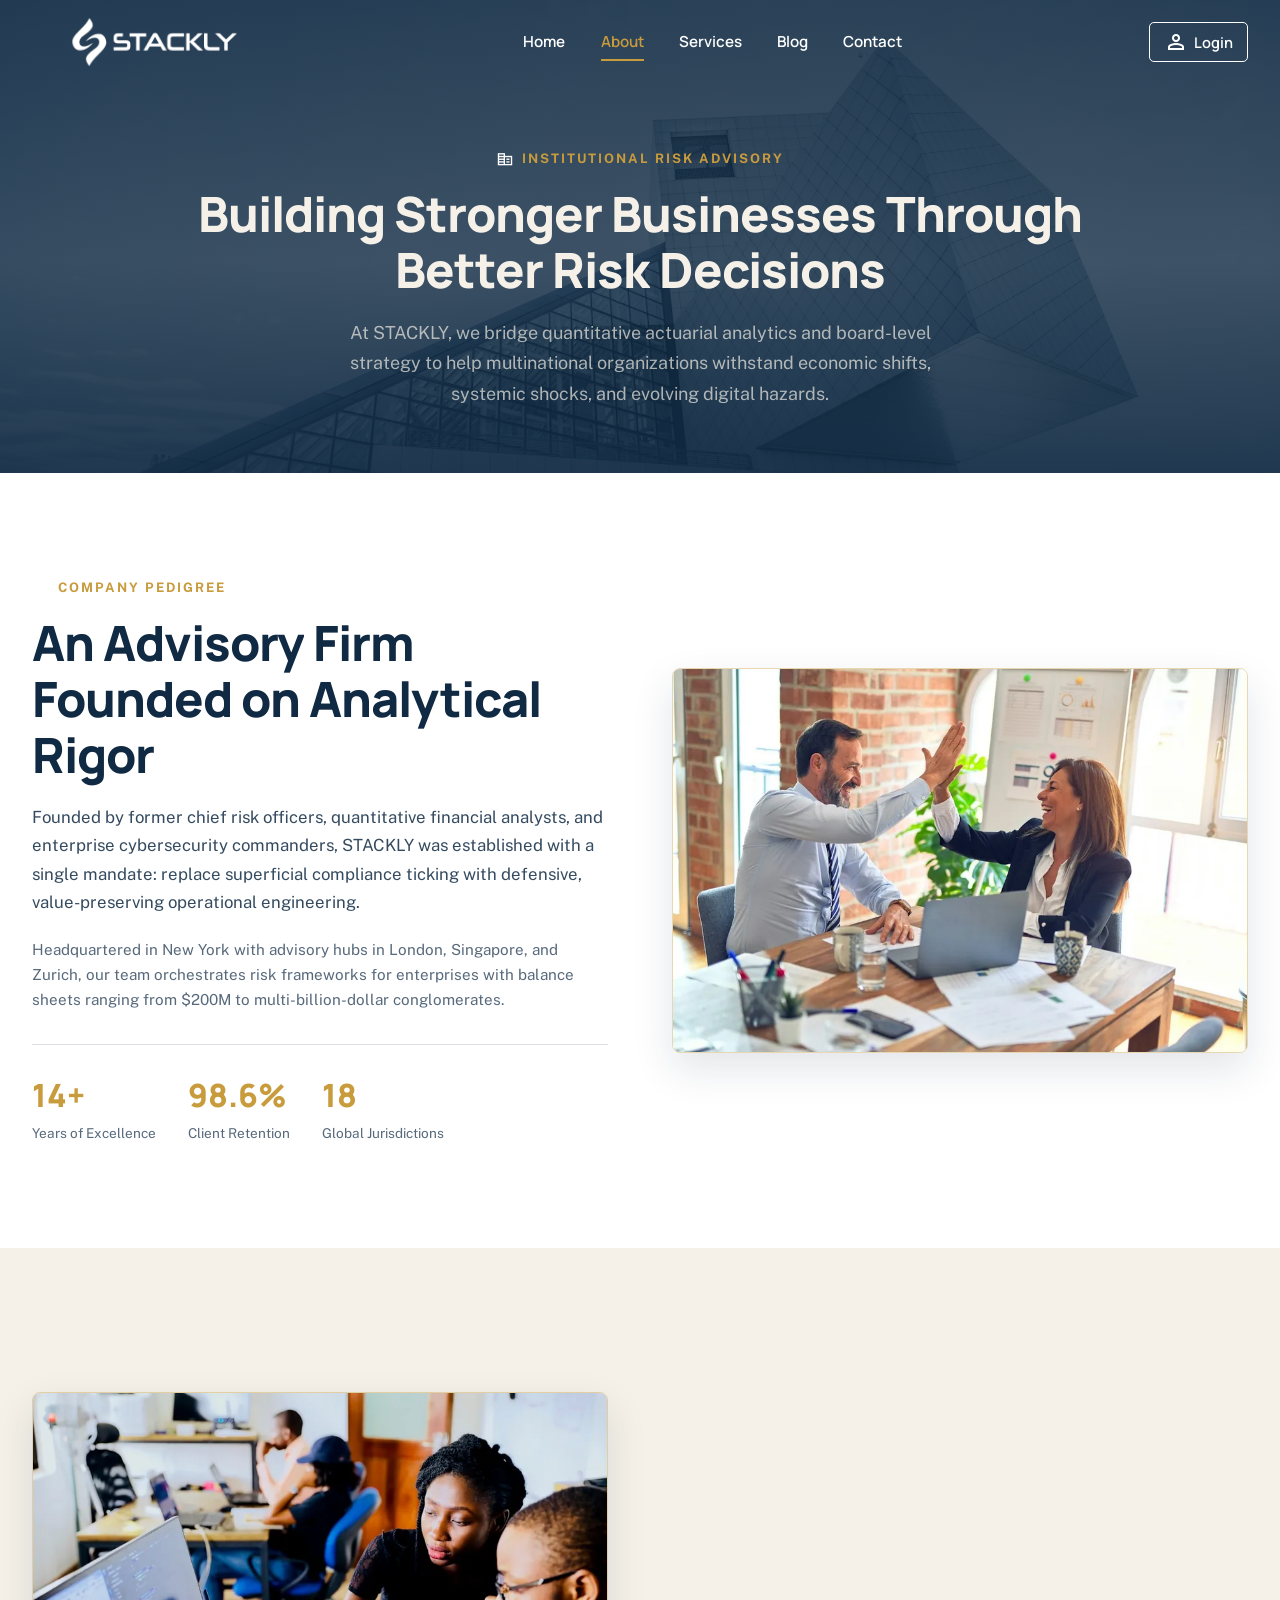
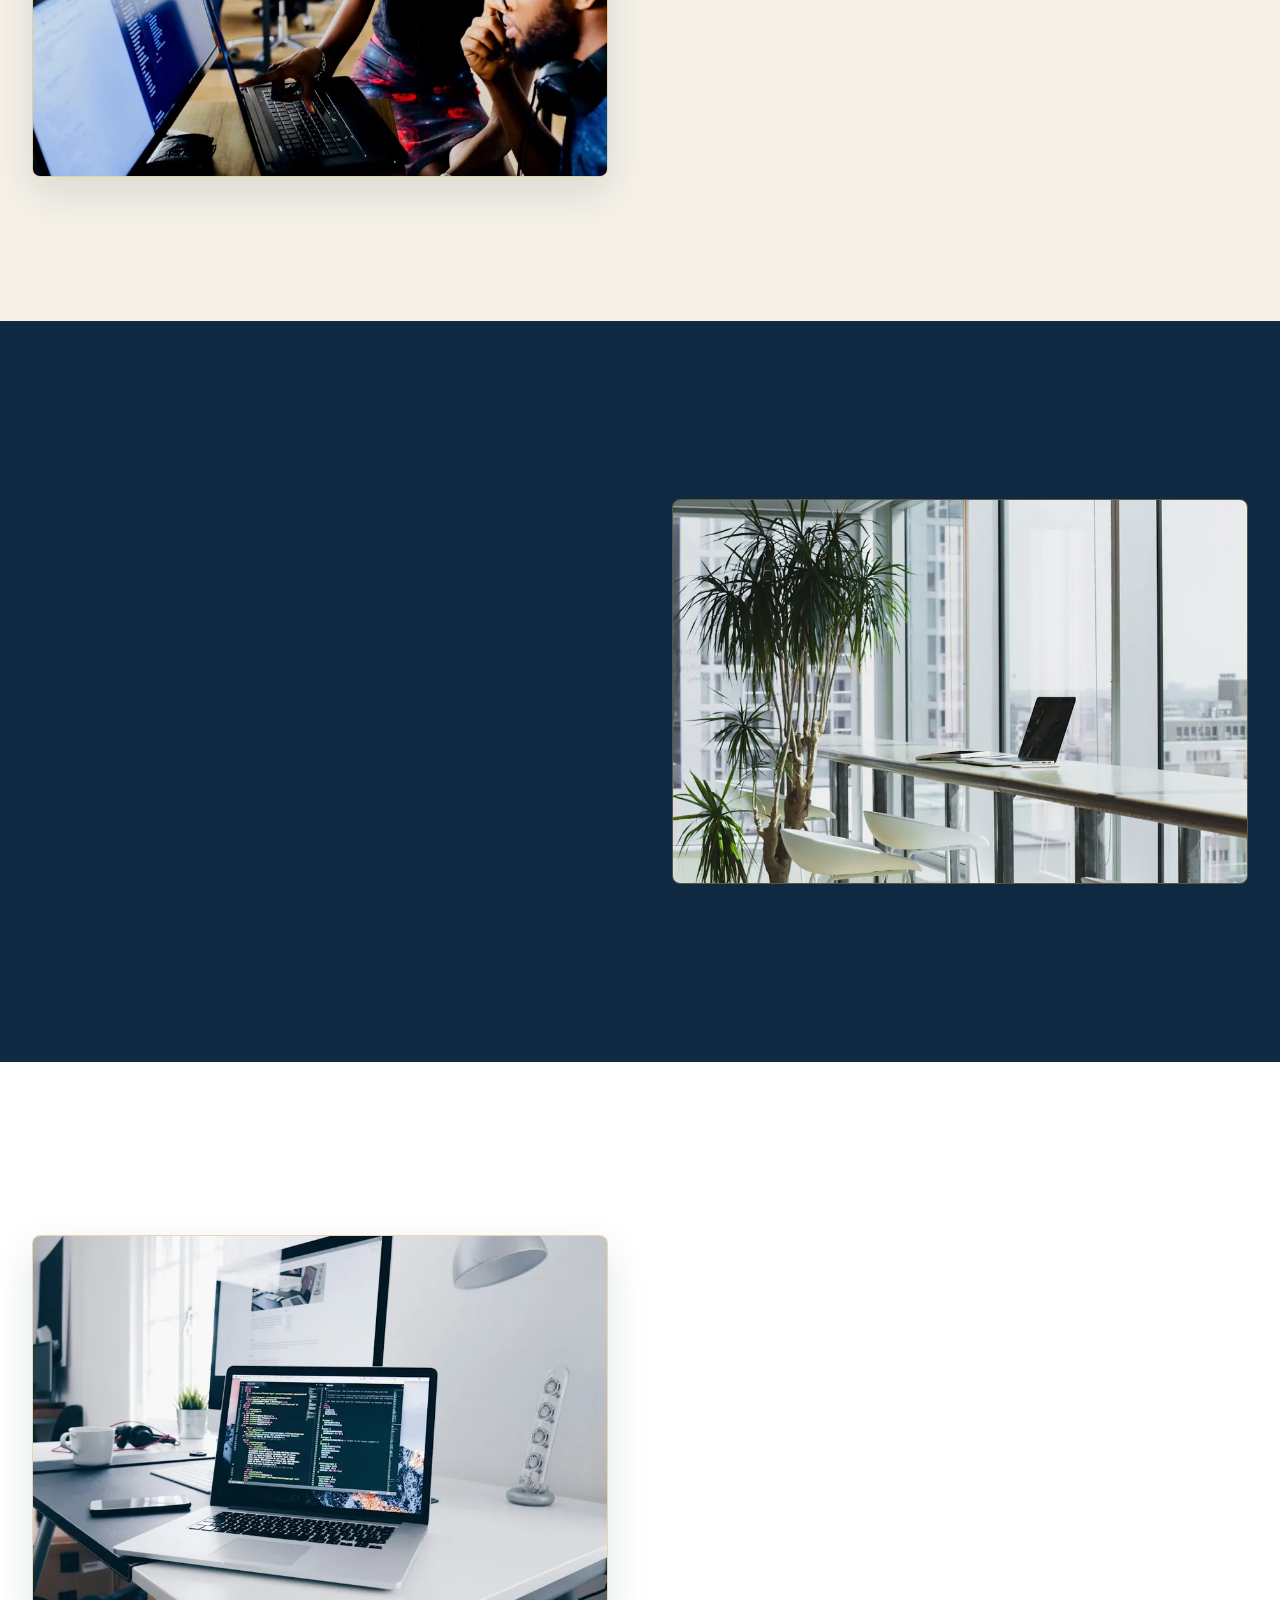
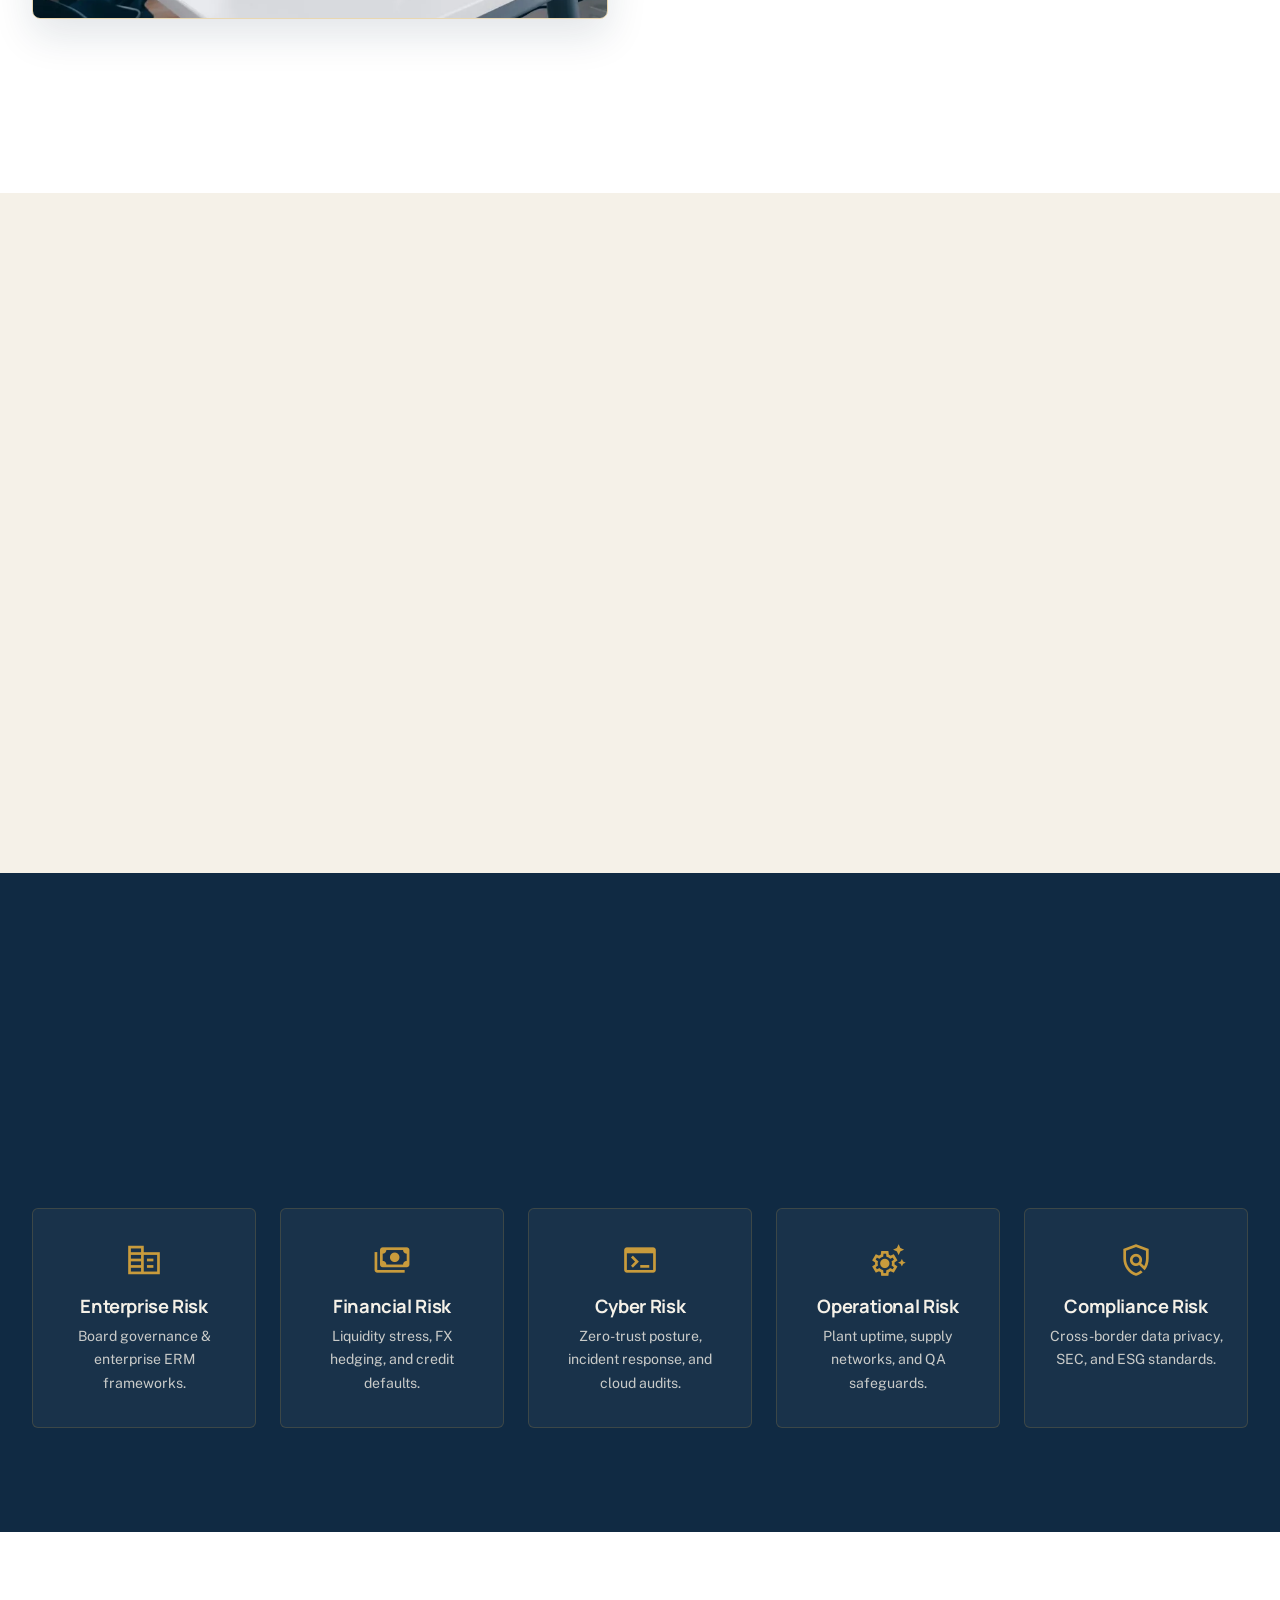
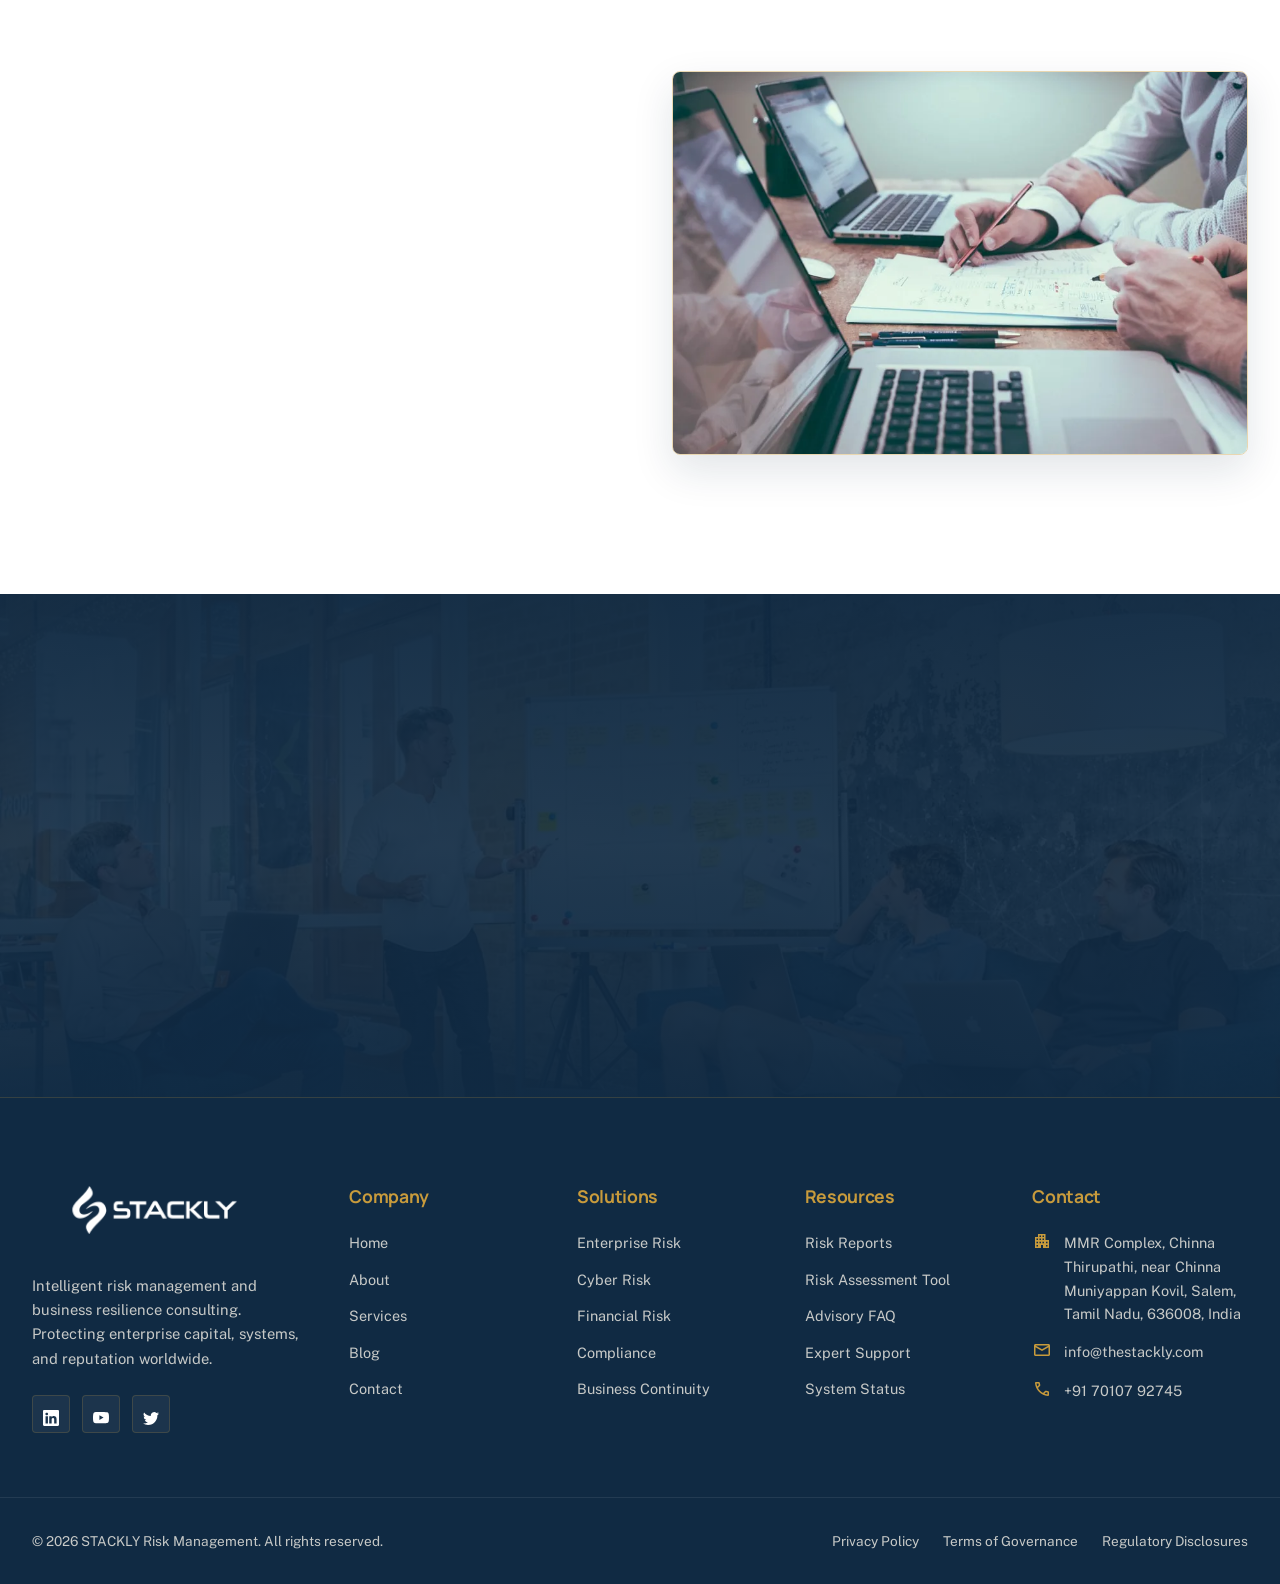
<file: about.html>
<!DOCTYPE html>
<html lang="en">
<head>
    <meta charset="UTF-8">
    <meta name="viewport" content="width=device-width, initial-scale=1.0">
    <title>About Us | STACKLY Risk Management</title>
    <meta name="description" content="Discover STACKLY: Our mission, vision, advisory approach, risk intelligence frameworks, and institutional governance pedigree.">
    <!-- Google Fonts & Material Symbols (No SVGs, No Emojis) -->
    <link rel="preconnect" href="https://fonts.googleapis.com">
    <link rel="preconnect" href="https://fonts.gstatic.com" crossorigin>
    <link rel="stylesheet" href="https://fonts.googleapis.com/css2?family=Manrope:wght@300;400;500;600;700;800&family=Public+Sans:wght@300;400;500;600;700&display=swap">
    <link rel="stylesheet" href="https://fonts.googleapis.com/css2?family=Material+Symbols+Outlined:opsz,wght,FILL,GRAD@20..48,100..700,0..1,-50..200">
    <link rel="stylesheet" href="./css/style.css">
</head>
<body>

    <!-- PRELOADER -->
    <div class="preloader">
        <div class="preloader-inner">
            <img src="./images/logo-dark.webp" alt="STACKLY Logo" class="preloader-logo">
            <div class="preloader-bar"><span></span></div>
            <div class="preloader-text">Securing Session</div>
        </div>
    </div>

    <!-- STICKY HEADER -->
    <header class="site-header">
        <div class="container header-inner">
            <a href="./index.html" class="nav-logo">
                <img src="./images/logo-dark.webp" alt="STACKLY Logo" class="nav-logo-img">
            </a>

            <nav class="nav-menu" aria-label="Main Navigation">
                <a href="./index.html" class="nav-link">Home</a>
                <a href="./about.html" class="nav-link active">About</a>
                <a href="./services.html" class="nav-link">Services</a>
                <a href="./blog.html" class="nav-link">Blog</a>
                <a href="./contact.html" class="nav-link">Contact</a>
            </nav>

            <div class="header-actions">
                <a href="./login.html" class="header-login">
                    <span class="material-symbols-outlined">person</span>
                    <span>Login</span>
                </a>
                <!-- <a href="./contact.html" class="btn btn-primary">
                    <span>Get Started</span>
                    <span class="material-symbols-outlined">arrow_forward</span>
                </a> -->
                <button type="button" class="hamburger-btn" aria-label="Open Mobile Menu">
                    <span class="material-symbols-outlined">menu</span>
                </button>
            </div>
        </div>
    </header>

    <!-- MOBILE MENU OVERLAY -->
    <div class="mobile-nav-overlay" aria-hidden="true">
        <div style="display: flex; justify-content: space-between; align-items: center; margin-bottom: 2rem;">
            <!-- <a href="./index.html" class="nav-logo">
                <img src="./images/logo-dark.webp" alt="STACKLY Logo" class="nav-logo-img" style="filter: brightness(0) invert(1);">
            </a> -->
            <button type="button" class="mobile-nav-close" style="color: var(--accent); cursor: pointer;" aria-label="Close Menu">
                <span class="material-symbols-outlined" style="font-size: 32px;">close</span>
            </button>
        </div>
        <div class="mobile-nav-links">
            <a href="./index.html" class="mobile-nav-link">Home <span class="material-symbols-outlined">chevron_right</span></a>
            <a href="./about.html" class="mobile-nav-link active">About <span class="material-symbols-outlined">chevron_right</span></a>
            <a href="./services.html" class="mobile-nav-link">Services <span class="material-symbols-outlined">chevron_right</span></a>
            <a href="./blog.html" class="mobile-nav-link">Blog <span class="material-symbols-outlined">chevron_right</span></a>
            <a href="./contact.html" class="mobile-nav-link">Contact <span class="material-symbols-outlined">chevron_right</span></a>
        </div>
        <div class="mobile-nav-actions">
            <a href="./login.html" class="btn btn-secondary" style="border-color: var(--secondary); color: var(--accent); width: 100%;">
                <span  style="color: #000;" class="material-symbols-outlined">login</span>
                <span  style="color: #000;">Client Login</span>
            </a>
            <!-- <a href="./contact.html" class="btn btn-primary" style="width: 100%;">
                <span>Get Started</span>
                <span class="material-symbols-outlined">arrow_forward</span>
            </a> -->
        </div>
    </div>

    <!-- MAIN CONTENT: EXACTLY 9 SECTIONS -->
    <main>

        <!-- 01 — ABOUT HERO -->
        <section class="section about-hero" id="about-hero">
            <div class="container text-center">
                <div class="section-eyebrow">
                    <span class="material-symbols-outlined">corporate_fare</span>
                    <span>Institutional Risk Advisory</span>
                </div>
                <h1 class="section-title" style="max-width: 900px; margin-left: auto; margin-right: auto;">
                    Building Stronger Businesses Through Better Risk Decisions
                </h1>
                <p class="section-subtitle" style="margin-left: auto; margin-right: auto;">
                    At STACKLY, we bridge quantitative actuarial analytics and board-level strategy to help multinational organizations withstand economic shifts, systemic shocks, and evolving digital hazards.
                </p>
            </div>
        </section>

        <!-- 02 — ABOUT STACKLY -->
        <section class="section section-white" id="about-company">
            <div class="container about-intro-grid">
                <div class="about-content fade-up">
                    <div class="section-eyebrow">
                        <span class="material-symbols-outlined">history_edu</span>
                        <span>Company Pedigree</span>
                    </div>
                    <h2 class="section-title">An Advisory Firm Founded on Analytical Rigor</h2>
                    <p style="color: var(--primary-85); font-size: 1.05rem; line-height: 1.7; margin-bottom: 1.25rem;">
                        Founded by former chief risk officers, quantitative financial analysts, and enterprise cybersecurity commanders, STACKLY was established with a single mandate: replace superficial compliance ticking with defensive, value-preserving operational engineering.
                    </p>
                    <p style="color: var(--primary-70); font-size: 0.95rem; line-height: 1.65; margin-bottom: 2rem;">
                        Headquartered in New York with advisory hubs in London, Singapore, and Zurich, our team orchestrates risk frameworks for enterprises with balance sheets ranging from $200M to multi-billion-dollar conglomerates.
                    </p>
                    <div style="display: flex; gap: 2rem; border-top: 1px solid var(--primary-15); padding-top: 1.5rem;">
                        <div>
                            <div style="font-family: var(--font-heading); font-size: 2rem; font-weight: 800; color: var(--secondary);">14+</div>
                            <div style="font-size: 0.85rem; color: var(--primary-70);">Years of Excellence</div>
                        </div>
                        <div>
                            <div style="font-family: var(--font-heading); font-size: 2rem; font-weight: 800; color: var(--secondary);">98.6%</div>
                            <div style="font-size: 0.85rem; color: var(--primary-70);">Client Retention</div>
                        </div>
                        <div>
                            <div style="font-family: var(--font-heading); font-size: 2rem; font-weight: 800; color: var(--secondary);">18</div>
                            <div style="font-size: 0.85rem; color: var(--primary-70);">Global Jurisdictions</div>
                        </div>
                    </div>
                </div>

                <div class="about-img-frame clip-reveal">
                    <img src="./images/about-company.webp" alt="Senior risk advisory team in strategic conference" loading="lazy">
                </div>
            </div>
        </section>

        <!-- 03 — OUR APPROACH -->
        <section class="section section-accent" id="our-approach">
            <div class="container about-intro-grid" style="direction: rtl;">
                <div class="about-content fade-up" style="direction: ltr;">
                    <div class="section-eyebrow">
                        <span class="material-symbols-outlined">psychology</span>
                        <span>Methodology</span>
                    </div>
                    <h2 class="section-title">Proactive, Data-Driven Risk Management</h2>
                    <p style="color: var(--primary-85); font-size: 1.05rem; line-height: 1.7; margin-bottom: 1.25rem;">
                        Traditional risk reviews look in the rearview mirror, examining what went wrong last quarter. STACKLY's proprietary risk modeling continuously scans leading indicators across global currency corridors, sovereign debt yield curves, and telemetry telemetry.
                    </p>
                    <p style="color: var(--primary-70); font-size: 0.95rem; line-height: 1.65; margin-bottom: 1.75rem;">
                        We combine computational stress simulations with behavioral operational audits, ensuring that whenever a threat materializes, every executive and engineering lead knows their predetermined protocol.
                    </p>
                    <a href="./404.html" class="btn btn-primary">
                        <span>Explore Our Methodology</span>
                        <span class="material-symbols-outlined"></span>
                    </a>
                </div>

                <div class="about-img-frame clip-reveal" style="direction: ltr;">
                    <img src="./images/about-approach.webp" alt="Risk consultants reviewing computational risk models" loading="lazy">
                </div>
            </div>
        </section>

        <!-- 04 — OUR MISSION -->
        <section class="section section-dark" id="our-mission">
            <div class="container about-intro-grid">
                <div class="about-content fade-up">
                    <div class="section-eyebrow">
                        <span class="material-symbols-outlined">flag</span>
                        <span>Core Mandate</span>
                    </div>
                    <h2 class="section-title">Help Organizations Understand &amp; Master Uncertainty</h2>
                    <p style="color: var(--accent-80); font-size: 1.1rem; line-height: 1.7; margin-bottom: 1.5rem;">
                        Uncertainty is an inevitable byproduct of global enterprise expansion. Our mission is to transform that uncertainty into calculated, manageable risk structures so leadership can pursue bold innovations without betting the business.
                    </p>
                    <ul style="display: flex; flex-direction: column; gap: 1rem;">
                        <li style="display: flex; align-items: center; gap: 0.75rem; color: var(--accent);">
                            <span class="material-symbols-outlined" style="color: var(--secondary);">check_circle</span>
                            <span>De-mystify complex regulatory, financial, and digital risk domains.</span>
                        </li>
                        <li style="display: flex; align-items: center; gap: 0.75rem; color: var(--accent);">
                            <span class="material-symbols-outlined" style="color: var(--secondary);">check_circle</span>
                            <span>Equip executive boards with defensible, actuarially sound decision metrics.</span>
                        </li>
                        <li style="display: flex; align-items: center; gap: 0.75rem; color: var(--accent);">
                            <span class="material-symbols-outlined" style="color: var(--secondary);">check_circle</span>
                            <span>Safeguard enterprise reputation, shareholder capital, and operational uptime.</span>
                        </li>
                    </ul>
                </div>

                <div class="about-img-frame clip-reveal">
                    <img src="./images/about-mission.webp" alt="Executive overlooking cityscape representing global resilience" loading="lazy">
                </div>
            </div>
        </section>

        <!-- 05 — OUR VISION -->
        <section class="section section-white" id="our-vision">
            <div class="container about-intro-grid" style="direction: rtl;">
                <div class="about-content fade-up" style="direction: ltr;">
                    <div class="section-eyebrow">
                        <span class="material-symbols-outlined">visibility</span>
                        <span>Long-Term Horizon</span>
                    </div>
                    <h2 class="section-title">A World Where Businesses Are Prepared for Changing Risks</h2>
                    <p style="color: var(--primary-85); font-size: 1.05rem; line-height: 1.7; margin-bottom: 1.25rem;">
                        As interconnected supply chains, artificial intelligence systems, and geopolitical fragmentation reshape commerce, businesses cannot rely on legacy defense mechanisms.
                    </p>
                    <p style="color: var(--primary-70); font-size: 0.95rem; line-height: 1.65; margin-bottom: 1.5rem;">
                        We envision an enterprise landscape where risk intelligence operates as continuously as electricity—embedded silently into daily corporate software, financial clearing, and operational workflows.
                    </p>
                    <div style="background: var(--accent); border-left: 4px solid var(--secondary); padding: 1.25rem 1.5rem; border-radius: 4px;">
                        <strong style="color: var(--primary); font-size: 1rem;">"Resilience is not merely surviving crisis; it is thriving while competitors are paralyzed by it."</strong>
                    </div>
                </div>

                <div class="about-img-frame clip-reveal" style="direction: ltr;">
                    <img src="./images/about-vision.webp" alt="Modern technological risk monitoring horizon" loading="lazy">
                </div>
            </div>
        </section>

        <!-- 06 — RISK INTELLIGENCE -->
        <section class="section section-accent" id="risk-intelligence">
            <div class="container">
                <div class="text-center fade-up">
                    <div class="section-eyebrow">
                        <span class="material-symbols-outlined">memory</span>
                        <span>Algorithmic Modeling</span>
                    </div>
                    <h2 class="section-title">Data-Driven Risk Analysis</h2>
                    <p class="section-subtitle">
                        How STACKLY leverages quantitative datasets, machine intelligence, and actuarial science to deliver institutional-grade foresight.
                    </p>
                </div>

                <div class="about-values-grid">
                    <div class="value-card fade-up">
                        <span class="material-symbols-outlined value-card-icon">timeline</span>
                        <h3 style="font-size: 1.25rem; margin-bottom: 0.75rem;">Dynamic Scenario Stressing</h3>
                        <p style="font-size: 0.92rem; color: var(--primary-70); line-height: 1.6;">Simulate 10,000+ Monte Carlo iterations across interest rate spikes, critical vendor failures, and regional grid collapses.</p>
                    </div>

                    <div class="value-card fade-up">
                        <span class="material-symbols-outlined value-card-icon">hub</span>
                        <h3 style="font-size: 1.25rem; margin-bottom: 0.75rem;">Cascading Dependency Graphs</h3>
                        <p style="font-size: 0.92rem; color: var(--primary-70); line-height: 1.6;">Map third-party software libraries and tier-2 suppliers to uncover hidden single points of failure before contract execution.</p>
                    </div>

                    <div class="value-card fade-up">
                        <span class="material-symbols-outlined value-card-icon">query_stats</span>
                        <h3 style="font-size: 1.25rem; margin-bottom: 0.75rem;">Real-Time Risk Scoring</h3>
                        <p style="font-size: 0.92rem; color: var(--primary-70); line-height: 1.6;">Synthesize corporate telemetry into an indexed benchmark score (0-100) that updates dynamically with audit changes.</p>
                    </div>
                </div>
            </div>
        </section>

        <!-- 07 — OUR EXPERTISE -->
        <section class="section section-dark" id="our-expertise">
            <div class="container">
                <div class="text-center fade-up">
                    <div class="section-eyebrow">
                        <span class="material-symbols-outlined">verified</span>
                        <span>Multidisciplinary Advisory</span>
                    </div>
                    <h2 class="section-title">Deep Functional Domain Expertise</h2>
                    <p class="section-subtitle">
                        Our advisory practice unifies five core domains into one cohesive defense strategy.
                    </p>
                </div>

                <div style="display: grid; grid-template-columns: repeat(auto-fit, minmax(220px, 1fr)); gap: 1.5rem; margin-top: 3.5rem;">
                    <div style="background: rgba(255, 255, 255, 0.04); border: 1px solid var(--secondary-20); padding: 2rem 1.5rem; border-radius: 6px; text-align: center;">
                        <span class="material-symbols-outlined" style="font-size: 38px; color: var(--secondary); margin-bottom: 1rem;">corporate_fare</span>
                        <h4 style="font-size: 1.15rem; margin-bottom: 0.5rem; color: var(--accent);">Enterprise Risk</h4>
                        <p style="font-size: 0.88rem; color: var(--accent-80);">Board governance &amp; enterprise ERM frameworks.</p>
                    </div>

                    <div style="background: rgba(255, 255, 255, 0.04); border: 1px solid var(--secondary-20); padding: 2rem 1.5rem; border-radius: 6px; text-align: center;">
                        <span class="material-symbols-outlined" style="font-size: 38px; color: var(--secondary); margin-bottom: 1rem;">payments</span>
                        <h4 style="font-size: 1.15rem; margin-bottom: 0.5rem; color: var(--accent);">Financial Risk</h4>
                        <p style="font-size: 0.88rem; color: var(--accent-80);">Liquidity stress, FX hedging, and credit defaults.</p>
                    </div>

                    <div style="background: rgba(255, 255, 255, 0.04); border: 1px solid var(--secondary-20); padding: 2rem 1.5rem; border-radius: 6px; text-align: center;">
                        <span class="material-symbols-outlined" style="font-size: 38px; color: var(--secondary); margin-bottom: 1rem;">terminal</span>
                        <h4 style="font-size: 1.15rem; margin-bottom: 0.5rem; color: var(--accent);">Cyber Risk</h4>
                        <p style="font-size: 0.88rem; color: var(--accent-80);">Zero-trust posture, incident response, and cloud audits.</p>
                    </div>

                    <div style="background: rgba(255, 255, 255, 0.04); border: 1px solid var(--secondary-20); padding: 2rem 1.5rem; border-radius: 6px; text-align: center;">
                        <span class="material-symbols-outlined" style="font-size: 38px; color: var(--secondary); margin-bottom: 1rem;">settings_suggest</span>
                        <h4 style="font-size: 1.15rem; margin-bottom: 0.5rem; color: var(--accent);">Operational Risk</h4>
                        <p style="font-size: 0.88rem; color: var(--accent-80);">Plant uptime, supply networks, and QA safeguards.</p>
                    </div>

                    <div style="background: rgba(255, 255, 255, 0.04); border: 1px solid var(--secondary-20); padding: 2rem 1.5rem; border-radius: 6px; text-align: center;">
                        <span class="material-symbols-outlined" style="font-size: 38px; color: var(--secondary); margin-bottom: 1rem;">policy</span>
                        <h4 style="font-size: 1.15rem; margin-bottom: 0.5rem; color: var(--accent);">Compliance Risk</h4>
                        <p style="font-size: 0.88rem; color: var(--accent-80);">Cross-border data privacy, SEC, and ESG standards.</p>
                    </div>
                </div>
            </div>
        </section>

        <!-- 08 — TRUST & GOVERNANCE -->
        <section class="section section-white" id="trust-governance">
            <div class="container about-intro-grid">
                <div class="about-content fade-up">
                    <div class="section-eyebrow">
                        <span class="material-symbols-outlined">security</span>
                        <span>Institutional Standards</span>
                    </div>
                    <h2 class="section-title">Security, Transparency &amp; Unyielding Accountability</h2>
                    <p style="color: var(--primary-85); font-size: 1.05rem; line-height: 1.7; margin-bottom: 1.25rem;">
                        We hold our own advisory operations to the identical exacting governance standards we prescribe to our Fortune 500 clientele.
                    </p>
                    <div style="display: flex; flex-direction: column; gap: 1rem;">
                        <div style="display: flex; gap: 1rem; align-items: flex-start;">
                            <span class="material-symbols-outlined" style="color: var(--secondary); font-size: 26px;">encrypted</span>
                            <div>
                                <h4 style="font-size: 1.05rem;">Zero-Trust Information Handling</h4>
                                <p style="font-size: 0.9rem; color: var(--primary-70);">Your organizational data is protected by strict role-based access, cryptographic separation, and non-disclosure governance.</p>
                            </div>
                        </div>
                        <div style="display: flex; gap: 1rem; align-items: flex-start;">
                            <span class="material-symbols-outlined" style="color: var(--secondary); font-size: 26px;">balance</span>
                            <div>
                                <h4 style="font-size: 1.05rem;">Independent Fiduciary Objectivity</h4>
                                <p style="font-size: 0.9rem; color: var(--primary-70);">STACKLY does not accept vendor referral fees, ensuring our technology and insurance recommendations remain 100% unbiased.</p>
                            </div>
                        </div>
                    </div>
                </div>

                <div class="about-img-frame clip-reveal">
                    <img src="./images/about-governance.webp" alt="Corporate leadership adhering to governance ethics" loading="lazy">
                </div>
            </div>
        </section>

        <!-- 09 — CTA -->
        <section class="section cta-banner-section" id="about-cta">
            <div class="container cta-banner-card fade-up">
                <div class="section-eyebrow" style="color: var(--secondary); justify-content: center;">
                    <span class="material-symbols-outlined">rocket_launch</span>
                    <span>Empower Your Leadership</span>
                </div>
                <h2>Build a More Resilient Business</h2>
                <p>
                    Partner with STACKLY to establish a proactive risk architecture that defends your organization against systemic uncertainty.
                </p>
                <div class="cta-buttons-center">
                    <a href="./contact.html" class="btn btn-primary">
                        <span>Schedule a Leadership Briefing</span>
                        <span class="material-symbols-outlined">calendar_today</span>
                    </a>
                    <a href="./services.html" class="btn btn-secondary">
                        <span>View Practice Areas</span>
                        <span class="material-symbols-outlined" style="color: #102A43;"></span>
                    </a>
                </div>
            </div>
        </section>

    </main>

    <!-- FOOTER -->
    <footer class="site-footer">
        <div class="container footer-grid">
            <div class="footer-brand">
                <a href="./index.html" class="nav-logo" style="margin-bottom: 1rem;">
                    <img src="./images/logo-dark.webp" alt="STACKLY Logo" class="nav-logo-img" style="filter: brightness(0) invert(1);">
                </a>
                <p>
                    Intelligent risk management and business resilience consulting. Protecting enterprise capital, systems, and reputation worldwide.
                </p>
                <div class="footer-socials">
                    <a href="./404.html" class="footer-social-link" aria-label="LinkedIn">
                        <span class="material-symbols-outlined"><svg xmlns="http://www.w3.org/2000/svg" width="16" height="16" fill="currentColor" class="bi bi-linkedin" viewBox="0 0 16 16">
  <path d="M0 1.146C0 .513.526 0 1.175 0h13.65C15.474 0 16 .513 16 1.146v13.708c0 .633-.526 1.146-1.175 1.146H1.175C.526 16 0 15.487 0 14.854zm4.943 12.248V6.169H2.542v7.225zm-1.2-8.212c.837 0 1.358-.554 1.358-1.248-.015-.709-.52-1.248-1.342-1.248S2.4 3.226 2.4 3.934c0 .694.521 1.248 1.327 1.248zm4.908 8.212V9.359c0-.216.016-.432.08-.586.173-.431.568-.878 1.232-.878.869 0 1.216.662 1.216 1.634v3.865h2.401V9.25c0-2.22-1.184-3.252-2.764-3.252-1.274 0-1.845.7-2.165 1.193v.025h-.016l.016-.025V6.169h-2.4c.03.678 0 7.225 0 7.225z"/>
</svg></span>
                    </a>
                    <a href="./404.html" class="footer-social-link" aria-label="Security Portal">
                        <span class="material-symbols-outlined"><svg xmlns="http://www.w3.org/2000/svg" width="16" height="16" fill="currentColor" class="bi bi-youtube" viewBox="0 0 16 16">
  <path d="M8.051 1.999h.089c.822.003 4.987.033 6.11.335a2.01 2.01 0 0 1 1.415 1.42c.101.38.172.883.22 1.402l.01.104.022.26.008.104c.065.914.073 1.77.074 1.957v.075c-.001.194-.01 1.108-.082 2.06l-.008.105-.009.104c-.05.572-.124 1.14-.235 1.558a2.01 2.01 0 0 1-1.415 1.42c-1.16.312-5.569.334-6.18.335h-.142c-.309 0-1.587-.006-2.927-.052l-.17-.006-.087-.004-.171-.007-.171-.007c-1.11-.049-2.167-.128-2.654-.26a2.01 2.01 0 0 1-1.415-1.419c-.111-.417-.185-.986-.235-1.558L.09 9.82l-.008-.104A31 31 0 0 1 0 7.68v-.123c.002-.215.01-.958.064-1.778l.007-.103.003-.052.008-.104.022-.26.01-.104c.048-.519.119-1.023.22-1.402a2.01 2.01 0 0 1 1.415-1.42c.487-.13 1.544-.21 2.654-.26l.17-.007.172-.006.086-.003.171-.007A100 100 0 0 1 7.858 2zM6.4 5.209v4.818l4.157-2.408z"/>
</svg></span>
                    </a>
                    <a href="./404.html" class="footer-social-link" aria-label="Global Network">
                        <span class="material-symbols-outlined"><svg xmlns="http://www.w3.org/2000/svg" width="16" height="16" fill="currentColor" class="bi bi-twitter" viewBox="0 0 16 16">
  <path d="M5.026 15c6.038 0 9.341-5.003 9.341-9.334q.002-.211-.006-.422A6.7 6.7 0 0 0 16 3.542a6.7 6.7 0 0 1-1.889.518 3.3 3.3 0 0 0 1.447-1.817 6.5 6.5 0 0 1-2.087.793A3.286 3.286 0 0 0 7.875 6.03a9.32 9.32 0 0 1-6.767-3.429 3.29 3.29 0 0 0 1.018 4.382A3.3 3.3 0 0 1 .64 6.575v.045a3.29 3.29 0 0 0 2.632 3.218 3.2 3.2 0 0 1-.865.115 3 3 0 0 1-.614-.057 3.28 3.28 0 0 0 3.067 2.277A6.6 6.6 0 0 1 .78 13.58a6 6 0 0 1-.78-.045A9.34 9.34 0 0 0 5.026 15"/>
</svg></span>
                    </a>
                </div>
            </div>

            <div class="footer-col">
                <h4 class="footer-col-title">Company</h4>
                <div class="footer-links">
                    <a href="./index.html">Home</a>
                    <a href="./about.html">About</a>
                    <a href="./services.html">Services</a>
                    <a href="./blog.html">Blog</a>
                    <a href="./contact.html">Contact </a>
                </div>
            </div>

            <div class="footer-col">
                <h4 class="footer-col-title">Solutions</h4>
                <div class="footer-links">
                    <a href="404.html">Enterprise Risk</a>
                    <a href="404.html">Cyber Risk</a>
                    <a href="404.html">Financial Risk</a>
                    <a href="404.html">Compliance</a>
                    <a href="404.html">Business Continuity</a>
                </div>
            </div>

            <div class="footer-col">
                <h4 class="footer-col-title">Resources</h4>
                <div class="footer-links">
                    <a href="./404.html">Risk Reports</a>
                    <a href="./404.html">Risk Assessment Tool</a>
                    <a href="./404.html">Advisory FAQ</a>
                    <a href="./404.html">Expert Support</a>
                    <a href="./404.html">System Status</a>
                </div>
            </div>

            <div class="footer-col">
                <h4 class="footer-col-title">Contact</h4>
                <div class="footer-contact-item">
                    <span class="material-symbols-outlined">apartment</span>
                    <span>MMR Complex, Chinna Thirupathi, near Chinna Muniyappan Kovil, Salem, Tamil Nadu, 636008, India</span>
                </div>
                <div class="footer-contact-item">
                    <span class="material-symbols-outlined">mail</span>
                    <span>info@thestackly.com</span>
                </div>
                <div class="footer-contact-item">
                    <span class="material-symbols-outlined">call</span>
                    <span>+91 70107 92745</span>
                </div>
            </div>
        </div>

        <div class="container footer-bottom">
            <div>&copy; 2026 STACKLY Risk Management. All rights reserved.</div>
            <div style="display: flex; gap: 1.5rem;">
                <a href="./404.html">Privacy Policy</a>
                <a href="./404.html">Terms of Governance</a>
                <a href="./404.html">Regulatory Disclosures</a>
            </div>
        </div>
    </footer>

    <script src="./js/main.js" defer></script>
</body>
</html>
</file>
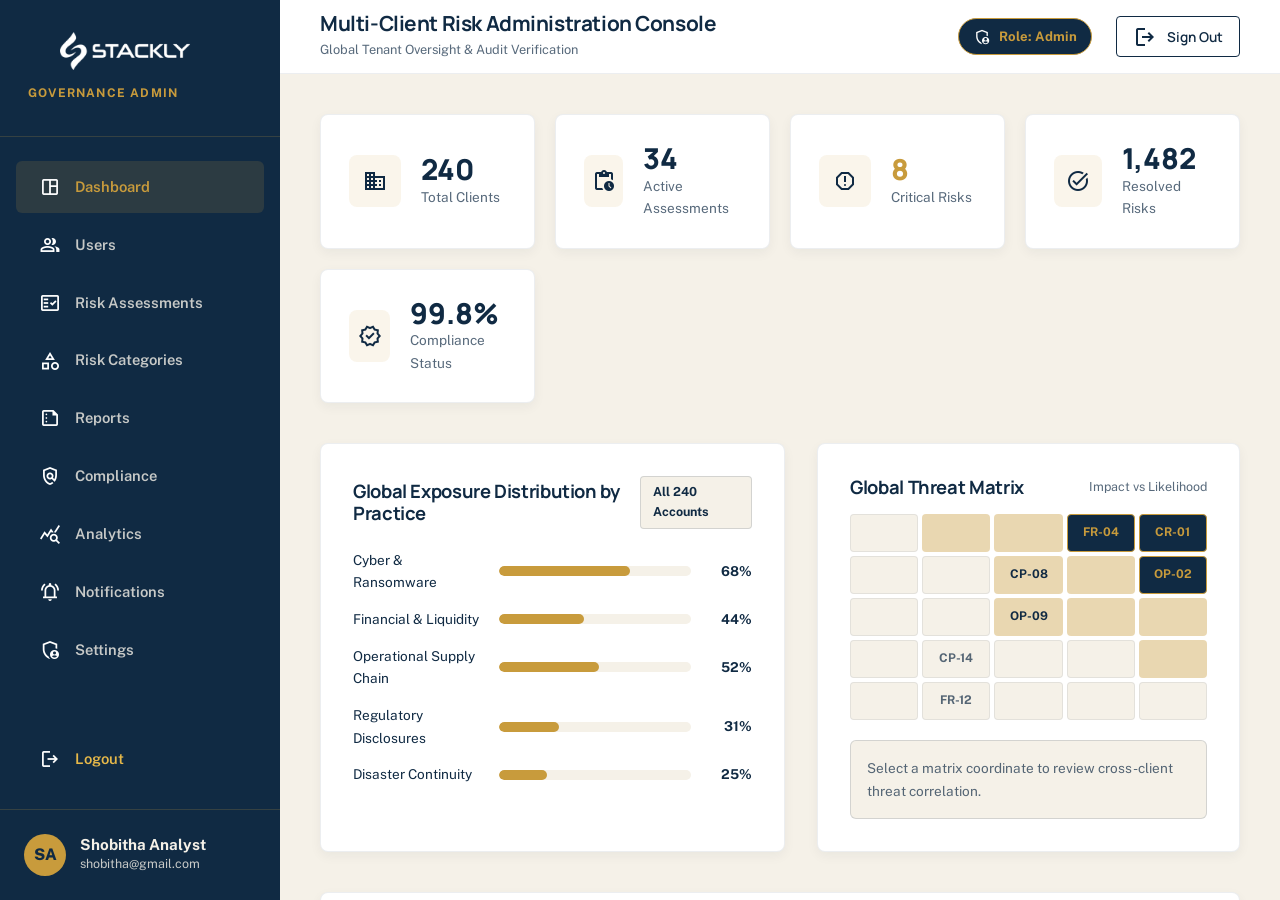
<file: admin-dashboard.html>
<!DOCTYPE html>
<html lang="en">
<head>
    <meta charset="UTF-8">
    <meta name="viewport" content="width=device-width, initial-scale=1.0">
    <title>Enterprise Governance &amp; Admin | STACKLY</title>
    <!-- Google Fonts & Material Symbols (No SVGs, No Emojis) -->
    <link rel="preconnect" href="https://fonts.googleapis.com">
    <link rel="preconnect" href="https://fonts.gstatic.com" crossorigin>
    <link rel="stylesheet" href="https://fonts.googleapis.com/css2?family=Manrope:wght@300;400;500;600;700;800&family=Public+Sans:wght@300;400;500;600;700&display=swap">
    <link rel="stylesheet" href="https://fonts.googleapis.com/css2?family=Material+Symbols+Outlined:opsz,wght,FILL,GRAD@20..48,100..700,0..1,-50..200">
    <link rel="stylesheet" href="./css/style.css">
    <style>
        .matrix-cell-interactive {
            height: 38px;
            border-radius: 4px;
            display: flex;
            align-items: center;
            justify-content: center;
            font-size: 0.75rem;
            font-weight: 700;
            cursor: pointer;
            transition: all 0.2s ease;
            user-select: none;
        }
        .matrix-cell-interactive:hover { transform: scale(1.08); z-index: 10; box-shadow: var(--shadow-sm); }
        .matrix-cell-interactive.selected { outline: 2px solid var(--secondary); transform: scale(1.06); }
        .cell-critical { background: var(--primary); color: var(--secondary); border: 1px solid var(--secondary); }
        .cell-moderate { background: var(--secondary-40); color: var(--primary); }
        .cell-low { background: var(--accent); color: var(--primary-70); border: 1px solid var(--primary-08); }
        .dashboard-tab-pane { display: none; }
        .dashboard-tab-pane.active { display: block; animation: fadeIn 0.3s ease; }
        @keyframes fadeIn { from { opacity: 0; transform: translateY(6px); } to { opacity: 1; transform: translateY(0); } }

        /* Mobile topbar: hamburger + brand + notification icon only */
        @media (max-width: 768px) {
            .topbar-bell { display: inline-flex !important; }
        }

        /* Responsive helpers for dashboard sections */
        .dashboard-split-grid {
            display: grid;
            grid-template-columns: 1.1fr 1fr;
            gap: 2rem;
            margin-bottom: 2.5rem;
        }
        .dashboard-tile-grid {
            display: grid;
            grid-template-columns: repeat(auto-fit, minmax(240px, 1fr));
            gap: 1.5rem;
        }
        .dashboard-tile {
            border: 1px solid var(--primary-15);
            padding: 1.5rem;
            border-radius: 6px;
            background: var(--accent-20);
        }
        .dashboard-tile .material-symbols-outlined {
            font-size: 30px;
            color: var(--secondary);
            margin-bottom: 0.5rem;
        }
        .dashboard-tile h4 {
            font-size: 1.05rem;
            margin-bottom: 0.35rem;
            color: var(--primary);
        }
        .dashboard-tile p {
            font-size: 0.85rem;
            color: var(--primary-70);
        }
        @media (max-width: 768px) {
            .dashboard-split-grid { gap: 1.25rem; }
            .notif-item { flex-direction: column; align-items: flex-start !important; gap: 0.75rem !important; }
            .notif-item .badge-risk { align-self: flex-start; }
            .cat-item { flex-direction: column !important; align-items: flex-start !important; gap: 0.5rem !important; }
        }
    </style>
</head>
<body data-dashboard-type="admin">

    <div class="dashboard-layout">
        <!-- ADMIN SIDEBAR -->
        <aside class="dashboard-sidebar" aria-label="Admin Navigation">
            <div class="sidebar-brand">
                <a href="#tab-overview" class="nav-logo sidebar-logo-link" data-tab="overview">
                    <img src="./images/logo-dark.webp" alt="STACKLY Logo" class="nav-logo-img" style="filter: brightness(0) invert(1); height: 38px;">
                </a>
                <div style="font-size: 0.75rem; color: var(--secondary); letter-spacing: 0.1em; text-transform: uppercase; margin-top: 6px; font-weight: 700;">
                    Governance Admin
                </div>
            </div>

            <nav class="sidebar-nav">
                <a href="#tab-overview" class="sidebar-link active" data-tab="overview">
                    <span class="material-symbols-outlined">space_dashboard</span>
                    <span>Dashboard</span>
                </a>
                <a href="#tab-users" class="sidebar-link" data-tab="users">
                    <span class="material-symbols-outlined">group</span>
                    <span>Users</span>
                </a>
                <a href="#tab-assessments" class="sidebar-link" data-tab="assessments">
                    <span class="material-symbols-outlined">fact_check</span>
                    <span>Risk Assessments</span>
                </a>
                <a href="#tab-categories" class="sidebar-link" data-tab="categories">
                    <span class="material-symbols-outlined">category</span>
                    <span>Risk Categories</span>
                </a>
                <a href="#tab-reports" class="sidebar-link" data-tab="reports">
                    <span class="material-symbols-outlined">summarize</span>
                    <span>Reports</span>
                </a>
                <a href="#tab-compliance" class="sidebar-link" data-tab="compliance">
                    <span class="material-symbols-outlined">policy</span>
                    <span>Compliance</span>
                </a>
                <a href="#tab-analytics" class="sidebar-link" data-tab="analytics">
                    <span class="material-symbols-outlined">query_stats</span>
                    <span>Analytics</span>
                </a>
                <a href="#tab-notifications" class="sidebar-link" data-tab="notifications">
                    <span class="material-symbols-outlined">notifications_active</span>
                    <span>Notifications</span>
                </a>
                <a href="#tab-settings" class="sidebar-link" data-tab="settings">
                    <span class="material-symbols-outlined">admin_panel_settings</span>
                    <span>Settings</span>
                </a>
                <a href="javascript:void(0)" class="sidebar-link" onclick="stacklyLogout();" style="color: #e6b849; margin-top: auto;">
                    <span class="material-symbols-outlined">logout</span>
                    <span>Logout</span>
                </a>
            </nav>

            <div class="sidebar-footer">
                <div class="sidebar-user">
                    <div class="sidebar-user-avatar sync-user-avatar">AD</div>
                    <div style="overflow: hidden;">
                        <div class="sidebar-user-name sync-user-name">Executive Administrator</div>
                        <!-- EXACT UNTRUNCATED EMAIL -->
                        <div class="sidebar-user-email sync-user-email">admin@stackly.com</div>
                    </div>
                </div>
            </div>
        </aside>

        <!-- MAIN ADMIN INTERFACE -->
        <main class="dashboard-main">
            <!-- TOPBAR -->
            <header class="dashboard-topbar">
                <div style="display: flex; align-items: center; gap: 0.75rem; min-width: 0;">
                    <button type="button" class="dashboard-sidebar-toggle" style="background: none; border: none; cursor: pointer; color: var(--primary);" aria-label="Toggle Navigation">
                        <span class="material-symbols-outlined" style="font-size: 28px;">menu</span>
                    </button>
                    <div class="topbar-mobile-brand">
                        <span class="material-symbols-outlined">shield</span>
                        <span>STACKLY</span>
                        <span style="font-size: 0.68rem; letter-spacing: 0.12em; color: var(--secondary); border: 1px solid var(--secondary); padding: 0.1rem 0.45rem; border-radius: 4px; margin-left: 0.25rem;">ADMIN</span>
                    </div>
                    <div class="topbar-title" style="min-width: 0;">
                        <h2 style="font-size: 1.3rem; color: var(--primary);">Multi-Client Risk Administration Console</h2>
                        <span style="font-size: 0.8rem; color: var(--primary-70);">Global Tenant Oversight &amp; Audit Verification</span>
                    </div>
                </div>

                <div class="topbar-actions" style="display: flex; align-items: center; gap: 1.5rem;">
                    <div class="topbar-role-badge" style="display: flex; align-items: center; gap: 0.5rem; background: var(--primary); padding: 0.4rem 0.85rem; border-radius: 50px; font-size: 0.82rem; font-weight: 700; color: var(--secondary); border: 1px solid var(--secondary);">
                        <span class="material-symbols-outlined" style="font-size: 18px;">admin_panel_settings</span>
                        <span>Role: <strong class="sync-user-role">Admin</strong></span>
                    </div>

                    <!-- <a href="./index.html" class="btn-text topbar-public-link" style="font-size: 0.85rem;">
                        <span class="material-symbols-outlined">home</span>
                        <span>Public Site</span>
                    </a> -->

                    <button type="button" onclick="stacklyLogout();" class="btn btn-secondary topbar-signout" style="padding: 0.45rem 1rem; font-size: 0.85rem;">
                        <span class="material-symbols-outlined" style="color: #102A43;">logout</span>
                        <span>Sign Out</span>
                    </button>

                    <button type="button" class="topbar-bell" aria-label="Notifications" onclick="stacklyTopbarBell();" style="display: none; background: none; border: 1px solid var(--primary-15); border-radius: 50%; width: 40px; height: 40px; align-items: center; justify-content: center; cursor: pointer; color: var(--primary); position: relative;">
                        <span class="material-symbols-outlined" style="font-size: 22px;">notifications</span>
                        <span style="position: absolute; top: 8px; right: 9px; width: 8px; height: 8px; border-radius: 50%; background: var(--secondary);"></span>
                    </button>
                </div>
            </header>

            <!-- TAB 1: OVERVIEW -->
            <div class="dashboard-content dashboard-tab-pane active" id="tab-overview">
                <!-- 5 ADMIN STATS -->
                <div style="display: grid; grid-template-columns: repeat(auto-fit, minmax(200px, 1fr)); gap: 1.25rem; margin-bottom: 2.5rem;">
                    <div class="stat-card">
                        <div class="stat-icon"><span class="material-symbols-outlined" style="color: #102A43;">domain</span></div>
                        <div>
                            <div class="stat-val">240</div>
                            <div class="stat-title">Total Clients</div>
                        </div>
                    </div>

                    <div class="stat-card">
                        <div class="stat-icon"><span class="material-symbols-outlined" style="color: #102A43;">pending_actions</span></div>
                        <div>
                            <div class="stat-val">34</div>
                            <div class="stat-title">Active Assessments</div>
                        </div>
                    </div>

                    <div class="stat-card">
                        <div class="stat-icon"><span class="material-symbols-outlined" style="color: #102A43;">report</span></div>
                        <div>
                            <div class="stat-val" style="color: var(--secondary);">8</div>
                            <div class="stat-title">Critical Risks</div>
                        </div>
                    </div>

                    <div class="stat-card">
                        <div class="stat-icon"><span class="material-symbols-outlined" style="color: #102A43;">task_alt</span></div>
                        <div>
                            <div class="stat-val">1,482</div>
                            <div class="stat-title">Resolved Risks</div>
                        </div>
                    </div>

                    <div class="stat-card">
                        <div class="stat-icon"><span class="material-symbols-outlined" style="color: #102A43;">verified</span></div>
                        <div>
                            <div class="stat-val">99.8%</div>
                            <div class="stat-title">Compliance Status</div>
                        </div>
                    </div>
                </div>

                <!-- ADMIN CHARTS & GLOBAL MATRIX -->
                <div class="dashboard-split-grid">
                    <!-- Sector Exposure Breakdown Chart -->
                    <div class="data-card" style="margin-bottom: 0; min-width: 0;">
                        <div style="display: flex; justify-content: space-between; align-items: center; margin-bottom: 1.25rem;">
                            <h3 style="font-size: 1.15rem; color: var(--primary);">Global Exposure Distribution by Practice</h3>
                            <span class="badge-risk badge-low">All 240 Accounts</span>
                        </div>

                        <div class="chart-container" style="border-top: none; margin-top: 0; padding-top: 0;">
                            <div class="bar-row">
                                <span class="bar-label" style="color: var(--primary);">Cyber &amp; Ransomware</span>
                                <div class="bar-track" style="background: var(--accent);"><div class="bar-fill" style="width: 68%;"></div></div>
                                <span class="bar-val" style="color: var(--primary);">68%</span>
                            </div>
                            <div class="bar-row">
                                <span class="bar-label" style="color: var(--primary);">Financial &amp; Liquidity</span>
                                <div class="bar-track" style="background: var(--accent);"><div class="bar-fill" style="width: 44%;"></div></div>
                                <span class="bar-val" style="color: var(--primary);">44%</span>
                            </div>
                            <div class="bar-row">
                                <span class="bar-label" style="color: var(--primary);">Operational Supply Chain</span>
                                <div class="bar-track" style="background: var(--accent);"><div class="bar-fill" style="width: 52%;"></div></div>
                                <span class="bar-val" style="color: var(--primary);">52%</span>
                            </div>
                            <div class="bar-row">
                                <span class="bar-label" style="color: var(--primary);">Regulatory Disclosures</span>
                                <div class="bar-track" style="background: var(--accent);"><div class="bar-fill" style="width: 31%;"></div></div>
                                <span class="bar-val" style="color: var(--primary);">31%</span>
                            </div>
                            <div class="bar-row">
                                <span class="bar-label" style="color: var(--primary);">Disaster Continuity</span>
                                <div class="bar-track" style="background: var(--accent);"><div class="bar-fill" style="width: 25%;"></div></div>
                                <span class="bar-val" style="color: var(--primary);">25%</span>
                            </div>
                        </div>
                    </div>

                    <!-- Interactive Admin Risk Matrix -->
                    <div class="data-card" style="margin-bottom: 0; min-width: 0;">
                        <div style="display: flex; justify-content: space-between; align-items: center; margin-bottom: 1rem;">
                            <h3 style="font-size: 1.15rem; color: var(--primary);">Global Threat Matrix</h3>
                            <span style="font-size: 0.78rem; color: var(--primary-70);">Impact vs Likelihood</span>
                        </div>

                        <div class="interactive-risk-matrix" style="display: grid; grid-template-columns: repeat(5, 1fr); gap: 4px;">
                            <!-- Injected by dashboard.js -->
                        </div>

                        <div id="matrix-risk-detail" style="margin-top: 1.25rem; padding: 1rem; background: var(--accent); border-radius: 6px; border: 1px solid var(--primary-15);">
                            <div style="font-size: 0.85rem; color: var(--primary-70);">Select a matrix coordinate to review cross-client threat correlation.</div>
                        </div>
                    </div>
                </div>

                <!-- USER MANAGEMENT & ASSESSMENT OVERSIGHT TABLE -->
                <div class="data-card">
                    <div style="display: flex; justify-content: space-between; align-items: center; flex-wrap: wrap; gap: 1rem;">
                        <div>
                            <h3 style="font-size: 1.15rem; color: var(--primary);">Client Portfolio &amp; Assessment Management</h3>
                            <span style="font-size: 0.82rem; color: var(--primary-70);">Live triage of enterprise clients and advisory deliverables</span>
                        </div>
                        <input type="text" id="table-search-input" placeholder="Search client or auditor..." class="form-control" style="padding: 0.5rem 0.85rem; width: 240px; max-width: 100%; font-size: 0.85rem;">
                    </div>

                    <div class="data-table-wrap">
                        <table class="data-table searchable-table">
                            <thead>
                                <tr>
                                    <th>Client Organization</th>
                                    <th>Primary Contact Email</th>
                                    <th>Assigned Lead Partner</th>
                                    <th>Active Assessment</th>
                                    <th>Risk Level</th>
                                    <th>Audit State</th>
                                </tr>
                            </thead>
                            <tbody>
                                <tr>
                                    <td><strong>Horizon Global Holdings</strong></td>
                                    <td>shobitha@gmail.com</td>
                                    <td>M. Vance, CISO</td>
                                    <td>Cloud ERP Zero-Trust Penetration</td>
                                    <td><span class="badge-risk badge-critical">Critical</span></td>
                                    <td><span class="badge-risk badge-low">Audit In Progress</span></td>
                                </tr>
                                <tr>
                                    <td><strong>Vanguard Capital Partners</strong></td>
                                    <td>elena.rostova@vanguard.com</td>
                                    <td>D. Chen, Principal</td>
                                    <td>FX Currency Corridor Hedging</td>
                                    <td><span class="badge-risk badge-moderate">Moderate</span></td>
                                    <td><span class="badge-risk badge-low">Certified</span></td>
                                </tr>
                                <tr>
                                    <td><strong>Apex Cloud Systems</strong></td>
                                    <td>marcus.vance@apex.io</td>
                                    <td>E. Rostova, Partner</td>
                                    <td>SOC 2 &amp; ISO 27001 Triennial</td>
                                    <td><span class="badge-risk badge-low">Low</span></td>
                                    <td><span class="badge-risk badge-low">Approved</span></td>
                                </tr>
                                <tr>
                                    <td><strong>Nordic Industrial Logistics</strong></td>
                                    <td>karl.lind@nordic-log.eu</td>
                                    <td>K. Sterling, Director</td>
                                    <td>Tier-1 Supply Chain Redundancy</td>
                                    <td><span class="badge-risk badge-moderate">Moderate</span></td>
                                    <td><span class="badge-risk badge-low">Remediation Phase</span></td>
                                </tr>
                            </tbody>
                        </table>
                    </div>
                </div>
            </div>

            <!-- TAB 2: USERS -->
            <div class="dashboard-content dashboard-tab-pane" id="tab-users">
                <div class="data-card">
                    <h3 style="font-size: 1.3rem; color: var(--primary); margin-bottom: 0.5rem;">Registered Enterprise Users</h3>
                    <p style="font-size: 0.9rem; color: var(--primary-70); margin-bottom: 1.5rem;">Manage role assignments and multi-factor authentication policies.</p>
                    <div class="data-table-wrap">
                        <table class="data-table">
                            <thead>
                                <tr>
                                    <th>Full Name</th>
                                    <th>Exact Email</th>
                                    <th>Role Tier</th>
                                    <th>Access Status</th>
                                    <th>Actions</th>
                                </tr>
                            </thead>
                            <tbody>
                                <tr>
                                    <td><strong>Shobitha Rao</strong></td>
                                    <td>shobitha@gmail.com</td>
                                    <td>Enterprise User</td>
                                    <td><span class="badge-risk badge-low">Active Session</span></td>
                                    <td><button type="button" class="btn btn-secondary" style="padding: 4px 10px; font-size: 0.8rem;" onclick="window.location.href='./404.html';">Edit Access</button></td>
                                </tr>
                                <tr>
                                    <td><strong>Elena Rostova</strong></td>
                                    <td>elena@vanguard.com</td>
                                    <td>Corporate Client</td>
                                    <td><span class="badge-risk badge-low">Active</span></td>
                                    <td><button type="button" class="btn btn-secondary" style="padding: 4px 10px; font-size: 0.8rem;" onclick="window.location.href='./404.html';">Edit Access</button></td>
                                </tr>
                                <tr>
                                    <td><strong>Marcus Vance</strong></td>
                                    <td>marcus@apex.io</td>
                                    <td>Lead Auditor</td>
                                    <td><span class="badge-risk badge-low">Active</span></td>
                                    <td><button type="button" class="btn btn-secondary" style="padding: 4px 10px; font-size: 0.8rem;" onclick="window.location.href='./404.html';">Edit Access</button></td>
                                </tr>
                            </tbody>
                        </table>
                    </div>
                </div>

                <div class="data-card">
                    <h3 style="font-size: 1.3rem; color: var(--primary); margin-bottom: 0.5rem;">Pending Access Requests</h3>
                    <p style="font-size: 0.9rem; color: var(--primary-70); margin-bottom: 1.5rem;">Provisioning requests awaiting administrator approval.</p>
                    <div class="data-table-wrap">
                        <table class="data-table">
                            <thead>
                                <tr>
                                    <th>Requester</th>
                                    <th>Organization</th>
                                    <th>Requested Tier</th>
                                    <th>Request Date</th>
                                    <th>Decision</th>
                                </tr>
                            </thead>
                            <tbody>
                                <tr>
                                    <td><strong>Karl Lind</strong></td>
                                    <td>Nordic Industrial Logistics</td>
                                    <td>Corporate Client</td>
                                    <td>Sep 18, 2026</td>
                                    <td><button type="button" class="btn btn-secondary" style="padding: 4px 10px; font-size: 0.8rem;" onclick="window.location.href='./404.html';">Review</button></td>
                                </tr>
                                <tr>
                                    <td><strong>Priya Nair</strong></td>
                                    <td>Vanguard Capital Partners</td>
                                    <td>Enterprise User</td>
                                    <td>Sep 20, 2026</td>
                                    <td><button type="button" class="btn btn-secondary" style="padding: 4px 10px; font-size: 0.8rem;" onclick="window.location.href='./404.html';">Review</button></td>
                                </tr>
                            </tbody>
                        </table>
                    </div>
                </div>
            </div>

            <!-- TAB 3: ASSESSMENTS -->
            <div class="dashboard-content dashboard-tab-pane" id="tab-assessments">
                <div class="data-card">
                    <h3 style="font-size: 1.3rem; color: var(--primary); margin-bottom: 0.5rem;">Global Assessment Pipeline</h3>
                    <p style="font-size: 0.9rem; color: var(--primary-70); margin-bottom: 1.5rem;">Manage workflow milestones and sign-off verification.</p>
                    <div style="display: flex; gap: 1rem; margin-bottom: 1.5rem; flex-wrap: wrap;">
                        <button type="button" class="btn btn-primary" style="padding: 0.5rem 1rem; font-size: 0.85rem;">
                            <span class="material-symbols-outlined">add</span>
                            <span onclick="window.location.href='./404.html';">Initiate New Audit</span>
                        </button>
                        <button type="button" class="btn btn-secondary" style="padding: 0.5rem 1rem; font-size: 0.85rem;">
                            <span class="material-symbols-outlined" style="color: #102A43;">filter_alt</span>
                            <span onclick="window.location.href='./404.html';">Filter Pipeline</span>
                        </button>
                    </div>
                    <div class="data-table-wrap">
                        <table class="data-table">
                            <thead>
                                <tr>
                                    <th>Audit Code</th>
                                    <th>Client</th>
                                    <th>Current Milestone</th>
                                    <th>Due Date</th>
                                    <th>Status</th>
                                </tr>
                            </thead>
                            <tbody>
                                <tr>
                                    <td>CYB-2026-14</td>
                                    <td>Horizon Global Holdings</td>
                                    <td>Penetration Test Fieldwork</td>
                                    <td>Oct 02, 2026</td>
                                    <td><span class="badge-risk badge-critical">Remediating</span></td>
                                </tr>
                                <tr>
                                    <td>FIN-2026-09</td>
                                    <td>Vanguard Capital Partners</td>
                                    <td>Liquidity Review Sign-Off</td>
                                    <td>Oct 11, 2026</td>
                                    <td><span class="badge-risk badge-moderate">Under Review</span></td>
                                </tr>
                                <tr>
                                    <td>SOC-2026-03</td>
                                    <td>Apex Cloud Systems</td>
                                    <td>Evidence Collection</td>
                                    <td>Nov 05, 2026</td>
                                    <td><span class="badge-risk badge-low">On Track</span></td>
                                </tr>
                            </tbody>
                        </table>
                    </div>
                </div>

                <div class="data-card">
                    <h3 style="font-size: 1.3rem; color: var(--primary); margin-bottom: 0.5rem;">Archive Upload Checklist</h3>
                    <p style="font-size: 0.9rem; color: var(--primary-70); margin-bottom: 1.5rem;">Required artifacts before each quarterly compliance review.</p>
                    <ul style="display: flex; flex-direction: column; gap: 0.75rem;">
                        <li style="background: var(--accent); padding: 1rem; border-radius: 4px; display: flex; justify-content: space-between; align-items: center; gap: 1rem; flex-wrap: wrap;">
                            <strong style="color: var(--primary);">Signed Cyber Incident Response Addendum</strong>
                            <span class="badge-risk badge-low">Received</span>
                        </li>
                        <li style="background: var(--accent); padding: 1rem; border-radius: 4px; display: flex; justify-content: space-between; align-items: center; gap: 1rem; flex-wrap: wrap;">
                            <strong style="color: var(--primary);">FY26 Disaster Recovery Test Evidence Pack</strong>
                            <span class="badge-risk badge-moderate">Awaiting Upload</span>
                        </li>
                    </ul>
                </div>
            </div>

            <!-- TAB 4: CATEGORIES -->
            <div class="dashboard-content dashboard-tab-pane" id="tab-categories">
                <div class="data-card">
                    <h3 style="font-size: 1.3rem; color: var(--primary); margin-bottom: 0.5rem;">Risk Taxonomy &amp; Categories</h3>
                    <p style="font-size: 0.9rem; color: var(--primary-70); margin-bottom: 1.5rem;">Standardized scoring bands and actuarial definitions.</p>
                    <ul style="display: flex; flex-direction: column; gap: 0.75rem;">
                        <li class="cat-item" style="background: var(--accent); padding: 1rem; border-radius: 4px; display: flex; justify-content: space-between; align-items: center; gap: 1rem; flex-wrap: wrap;">
                            <strong>Enterprise Risk Management (ERM)</strong>
                            <span class="badge-risk badge-low">6 Active Controls</span>
                        </li>
                        <li class="cat-item" style="background: var(--accent); padding: 1rem; border-radius: 4px; display: flex; justify-content: space-between; align-items: center; gap: 1rem; flex-wrap: wrap;">
                            <strong>Cyber &amp; Infrastructure Security</strong>
                            <span class="badge-risk badge-critical">14 Active Controls</span>
                        </li>
                        <li class="cat-item" style="background: var(--accent); padding: 1rem; border-radius: 4px; display: flex; justify-content: space-between; align-items: center; gap: 1rem; flex-wrap: wrap;">
                            <strong>Financial Liquidity &amp; FX Volatility</strong>
                            <span class="badge-risk badge-moderate">8 Active Controls</span>
                        </li>
                    </ul>
                </div>

                <div class="data-card">
                    <h3 style="font-size: 1.3rem; color: var(--primary); margin-bottom: 0.5rem;">Category Administration</h3>
                    <p style="font-size: 0.9rem; color: var(--primary-70); margin-bottom: 1.5rem;">Create, archive, or reweight scoring bands across the taxonomy.</p>
                    <div class="dashboard-tile-grid">
                        <div class="dashboard-tile">
                            <span class="material-symbols-outlined">add_circle</span>
                            <h4>Register New Category</h4>
                            <p>Define a scoring band, weighting model, and escalation owner.</p>
                            <button type="button" class="btn btn-secondary" style="font-size: 0.82rem; padding: 0.5rem 1rem;" onclick="window.location.href='./404.html';">Create Category</button>
                        </div>
                        <div class="dashboard-tile">
                            <span class="material-symbols-outlined">history</span>
                            <h4>Audit Category History</h4>
                            <p>Review reweighting decisions and effective dating for prior quarters.</p>
                            <button type="button" class="btn btn-secondary" style="font-size: 0.82rem; padding: 0.5rem 1rem;" onclick="window.location.href='./404.html';">Open History</button>
                        </div>
                        <div class="dashboard-tile">
                            <span class="material-symbols-outlined">archive</span>
                            <h4>Archive Legacy Bands</h4>
                            <p>Retire superseded taxonomy entries without breaking audit lineage.</p>
                            <button type="button" class="btn btn-secondary" style="font-size: 0.82rem; padding: 0.5rem 1rem;" onclick="window.location.href='./404.html';">View Archived</button>
                        </div>
                    </div>
                </div>
            </div>

            <!-- TAB 5: REPORTS -->
            <div class="dashboard-content dashboard-tab-pane" id="tab-reports">
                <div class="data-card">
                    <h3 style="font-size: 1.3rem; color: var(--primary); margin-bottom: 0.5rem;">Master Governance Audit Exports</h3>
                    <p style="font-size: 0.9rem; color: var(--primary-70); margin-bottom: 1.5rem;">Download consolidated multi-tenant oversight dossiers.</p>
                    <div class="data-table-wrap">
                        <table class="data-table">
                            <thead>
                                <tr>
                                    <th>Report Identifier</th>
                                    <th>Scope</th>
                                    <th>Generated</th>
                                    <th>Format</th>
                                    <th>Status</th>
                                </tr>
                            </thead>
                            <tbody>
                                <tr>
                                    <td>GOV-2026-Q3-001</td>
                                    <td>All-Tenant Exposure Summary</td>
                                    <td>Sep 15, 2026</td>
                                    <td>PDF (4.8 MB)</td>
                                    <td><span class="badge-risk badge-low">Ready</span></td>
                                </tr>
                                <tr>
                                    <td>GOV-2026-Q3-002</td>
                                    <td>Critical Risk Escalation Ledger</td>
                                    <td>Sep 18, 2026</td>
                                    <td>XLSX (820 KB)</td>
                                    <td><span class="badge-risk badge-moderate">Generating</span></td>
                                </tr>
                            </tbody>
                        </table>
                    </div>
                    <div class="dashboard-tile-grid">
                        <div class="dashboard-tile">
                            <span class="material-symbols-outlined">picture_as_pdf</span>
                            <h4>Q3 2026 Multi-Tenant Oversight Pack</h4>
                            <p>Cross-client exposure summary with board-ready annexes.</p>
                            <a href="./404.html" class="btn btn-secondary" style="font-size: 0.82rem; padding: 0.5rem 1rem;">Download PDF</a>
                        </div>
                        <div class="dashboard-tile">
                            <span class="material-symbols-outlined">table_view</span>
                            <h4>Compliance Ledger Extract (CSV)</h4>
                            <p>Full control-by-control certification ledger for regulators.</p>
                            <a href="./404.html" class="btn btn-secondary" style="font-size: 0.82rem; padding: 0.5rem 1rem;">Download CSV</a>
                        </div>
                        <div class="dashboard-tile">
                            <span class="material-symbols-outlined">schedule_send</span>
                            <h4>Scheduled Board Distribution</h4>
                            <p>Automated quarterly dispatch to committee mailing lists.</p>
                            <a href="./404.html" class="btn btn-secondary" style="font-size: 0.82rem; padding: 0.5rem 1rem;">Manage Schedule</a>
                        </div>
                    </div>
                </div>
            </div>

            <!-- TAB 6: COMPLIANCE -->
            <div class="dashboard-content dashboard-tab-pane" id="tab-compliance">
                <div class="data-card">
                    <h3 style="font-size: 1.3rem; color: var(--primary); margin-bottom: 0.5rem;">Statutory &amp; Regulatory Benchmarks</h3>
                    <p style="font-size: 0.9rem; color: var(--primary-70); margin-bottom: 1.5rem;">Institutional readiness indices across jurisdictions.</p>
                    <div class="data-table-wrap">
                        <table class="data-table">
                            <thead>
                                <tr>
                                    <th>Framework</th>
                                    <th>Jurisdiction</th>
                                    <th>Readiness Index</th>
                                    <th>Next Review</th>
                                    <th>Status</th>
                                </tr>
                            </thead>
                            <tbody>
                                <tr>
                                    <td>SOC 2 Type II</td>
                                    <td>United States</td>
                                    <td>97%</td>
                                    <td>Dec 2026</td>
                                    <td><span class="badge-risk badge-low">Compliant</span></td>
                                </tr>
                                <tr>
                                    <td>EU AI Governance Act</td>
                                    <td>European Union</td>
                                    <td>88%</td>
                                    <td>Jan 2027</td>
                                    <td><span class="badge-risk badge-moderate">Gap Remediation</span></td>
                                </tr>
                                <tr>
                                    <td>Basel IV Liquidity</td>
                                    <td>Global</td>
                                    <td>99%</td>
                                    <td>Mar 2027</td>
                                    <td><span class="badge-risk badge-low">Compliant</span></td>
                                </tr>
                            </tbody>
                        </table>
                    </div>
                </div>

                <div class="data-card">
                    <h3 style="font-size: 1.3rem; color: var(--primary); margin-bottom: 0.5rem;">Attestation Workflows</h3>
                    <p style="font-size: 0.9rem; color: var(--primary-70); margin-bottom: 1.5rem;">Route control attestations to accountable officers.</p>
                    <div class="dashboard-tile-grid">
                        <div class="dashboard-tile">
                            <span class="material-symbols-outlined">approval</span>
                            <h4>Pending Attestations</h4>
                            <p>4 controls awaiting officer sign-off this quarter.</p>
                            <a href="./404.html" class="btn btn-secondary" style="font-size: 0.82rem; padding: 0.5rem 1rem;">Review Queue</a>
                        </div>
                        <div class="dashboard-tile">
                            <span class="material-symbols-outlined">gavel</span>
                            <h4>Regulator Correspondence</h4>
                            <p>Track inquiries and statutory response deadlines.</p>
                            <a href="./404.html" class="btn btn-secondary" style="font-size: 0.82rem; padding: 0.5rem 1rem;">Open Register</a>
                        </div>
                    </div>
                </div>
            </div>

            <!-- TAB 7: ANALYTICS -->
            <div class="dashboard-content dashboard-tab-pane" id="tab-analytics">
                <div class="data-card">
                    <h3 style="font-size: 1.3rem; color: var(--primary); margin-bottom: 0.5rem;">Predictive Macro Volatility Simulations</h3>
                    <p style="font-size: 0.9rem; color: var(--primary-70); margin-bottom: 1.5rem;">Real-time computational modeling across interest rates, tariffs, and cyber threats.</p>
                    <div class="stats-grid" style="grid-template-columns: repeat(auto-fit, minmax(170px, 1fr)); margin-bottom: 0;">
                        <div class="stat-card" style="padding: 1.25rem;">
                            <div>
                                <div class="stat-val">0.42</div>
                                <div class="stat-title">Volatility Beta</div>
                            </div>
                        </div>
                        <div class="stat-card" style="padding: 1.25rem;">
                            <div>
                                <div class="stat-val">6.8%</div>
                                <div class="stat-title">Tariff Shock Delta</div>
                            </div>
                        </div>
                        <div class="stat-card" style="padding: 1.25rem;">
                            <div>
                                <div class="stat-val">14d</div>
                                <div class="stat-title">Forecast Horizon</div>
                            </div>
                        </div>
                    </div>
                </div>

                <div class="data-card">
                    <h3 style="font-size: 1.15rem; color: var(--primary); margin-bottom: 1.25rem;">Model Confidence by Threat Vector</h3>
                    <div class="chart-container" style="border-top: none; margin-top: 0; padding-top: 0;">
                        <div class="bar-row">
                            <span class="bar-label" style="color: var(--primary);">Cyber Intrusion</span>
                            <div class="bar-track" style="background: var(--accent);"><div class="bar-fill" style="width: 81%;"></div></div>
                            <span class="bar-val" style="color: var(--primary);">81%</span>
                        </div>
                        <div class="bar-row">
                            <span class="bar-label" style="color: var(--primary);">Rate Volatility</span>
                            <div class="bar-track" style="background: var(--accent);"><div class="bar-fill" style="width: 64%;"></div></div>
                            <span class="bar-val" style="color: var(--primary);">64%</span>
                        </div>
                        <div class="bar-row">
                            <span class="bar-label" style="color: var(--primary);">Supply Shock</span>
                            <div class="bar-track" style="background: var(--accent);"><div class="bar-fill" style="width: 57%;"></div></div>
                            <span class="bar-val" style="color: var(--primary);">57%</span>
                        </div>
                    </div>
                </div>
            </div>

            <!-- TAB 8: NOTIFICATIONS -->
            <div class="dashboard-content dashboard-tab-pane" id="tab-notifications">
                <div class="data-card">
                    <h3 style="font-size: 1.3rem; color: var(--primary); margin-bottom: 0.5rem;">Administrative Event Logs</h3>
                    <p style="font-size: 0.9rem; color: var(--primary-70); margin-bottom: 1.5rem;">Audit committee sign-offs and security escalation pings.</p>
                    <div style="display: flex; flex-direction: column; gap: 1rem;">
                        <div class="notif-item" style="background: var(--accent); padding: 1.25rem; border-radius: 6px; border-left: 4px solid var(--secondary); display: flex; justify-content: space-between; align-items: center; gap: 1rem;">
                            <div>
                                <div style="font-weight: 700; color: var(--primary);">Committee Sign-Off Received: SOC 2 Evidence Pack</div>
                                <div style="font-size: 0.85rem; color: var(--primary-70); margin-top: 2px;">Countersigned by E. Rostova. Archived to the compliance vault.</div>
                            </div>
                            <span class="badge-risk badge-low">Logged</span>
                        </div>
                        <div class="notif-item" style="background: var(--accent); padding: 1.25rem; border-radius: 6px; border-left: 4px solid var(--primary); display: flex; justify-content: space-between; align-items: center; gap: 1rem;">
                            <div>
                                <div style="font-weight: 700; color: var(--primary);">Escalation Ping: Critical Exposure on Horizon Global</div>
                                <div style="font-size: 0.85rem; color: var(--primary-70); margin-top: 2px;">Ransomware tabletop result exceeded appetite threshold. CISO notified.</div>
                            </div>
                            <span class="badge-risk badge-critical">Escalated</span>
                        </div>
                    </div>
                </div>

                <div class="data-card">
                    <h3 style="font-size: 1.3rem; color: var(--primary); margin-bottom: 0.5rem;">Broadcast Administration</h3>
                    <p style="font-size: 0.9rem; color: var(--primary-70); margin-bottom: 1.5rem;">Dispatch system-wide notices to tenant administrators.</p>
                    <div class="dashboard-tile-grid">
                        <div class="dashboard-tile">
                            <span class="material-symbols-outlined">campaign</span>
                            <h4>New Broadcast</h4>
                            <p>Compose a maintenance or policy notice for all client portals.</p>
                            <button type="button" class="btn btn-secondary" style="font-size: 0.82rem; padding: 0.5rem 1rem;" onclick="window.location.href='./404.html';">Compose</button>
                        </div>
                        <div class="dashboard-tile">
                            <span class="material-symbols-outlined">mark_email_read</span>
                            <h4>Delivery Report</h4>
                            <p>Review open rates and acknowledgment status by tenant.</p>
                            <button type="button" class="btn btn-secondary" style="font-size: 0.82rem; padding: 0.5rem 1rem;" onclick="window.location.href='./404.html';">View Report</button>
                        </div>
                    </div>
                </div>
            </div>

            <!-- TAB 9: SETTINGS -->
            <div class="dashboard-content dashboard-tab-pane" id="tab-settings">
                <div class="data-card" style="max-width: 680px;">
                    <h3 style="font-size: 1.3rem; color: var(--primary); margin-bottom: 0.5rem;">Admin Governance Profile</h3>
                    <p style="font-size: 0.9rem; color: var(--primary-70); margin-bottom: 1.5rem;">Enterprise administration credentials and preferences.</p>

                    <div id="settings-status-msg" style="display: none; background: var(--secondary-20); color: var(--primary); padding: 0.75rem 1rem; border-radius: 4px; border: 1px solid var(--secondary); font-weight: 700; margin-bottom: 1.25rem;"></div>

                    <form id="dashboard-settings-form">
                        <div class="form-group">
                            <label for="settings-name-input" class="form-label">Administrator Name</label>
                            <input type="text" id="settings-name-input" class="form-control" value="Executive Administrator" required>
                        </div>

                        <div class="form-group">
                            <label for="settings-email-input" class="form-label">Administrator Corporate Email (Exact string)</label>
                            <!-- IMPORTANT: Untruncated email display -->
                            <input type="email" id="settings-email-input" class="form-control" value="admin@stackly.com" required>
                        </div>

                        <div style="display: flex; gap: 1rem; margin-top: 2rem;" class="form-row-inline">
                            <button type="submit" class="btn btn-primary">
                                <span onclick="window.location.href='./404.html';">Update Credentials</span>
                                <span class="material-symbols-outlined">save</span>
                            </button>
                        </div>
                    </form>
                </div>

                <div class="data-card" style="max-width: 680px;">
                    <h3 style="font-size: 1.3rem; color: var(--primary); margin-bottom: 0.5rem;">Platform Preferences</h3>
                    <p style="font-size: 0.9rem; color: var(--primary-70); margin-bottom: 1.5rem;">Tenant-wide governance and notification defaults.</p>

                    <div class="form-group">
                        <label class="form-label">Default Assessment Visibility</label>
                        <select class="form-control">
                            <option>Client users see own entity only</option>
                            <option>Client users see all group entities</option>
                        </select>
                    </div>

                    <div class="form-group">
                        <label class="form-label">Critical Risk Escalation Email</label>
                        <input type="email" class="form-control" value="risk-committee@stackly.com">
                    </div>

                    <div class="form-group">
                        <label class="form-label">Two-Factor Enforcement</label>
                        <select class="form-control">
                            <option>Required for all administrators</option>
                            <option>Required for administrators and auditors</option>
                            <option>Optional</option>
                        </select>
                    </div>

                    <div style="display: flex; gap: 1rem; margin-top: 2rem;" class="form-row-inline">
                        <button type="button" class="btn btn-primary">
                            <span onclick="window.location.href='./404.html';">Save Preferences</span>
                            <span class="material-symbols-outlined">save</span>
                        </button>
                    </div>
                </div>
            </div>

        </main>
    </div>

    <script src="./js/auth.js" defer></script>
    <script src="./js/dashboard.js" defer></script>
    <script src="./js/main.js" defer></script>
</body>
</html>
</file>
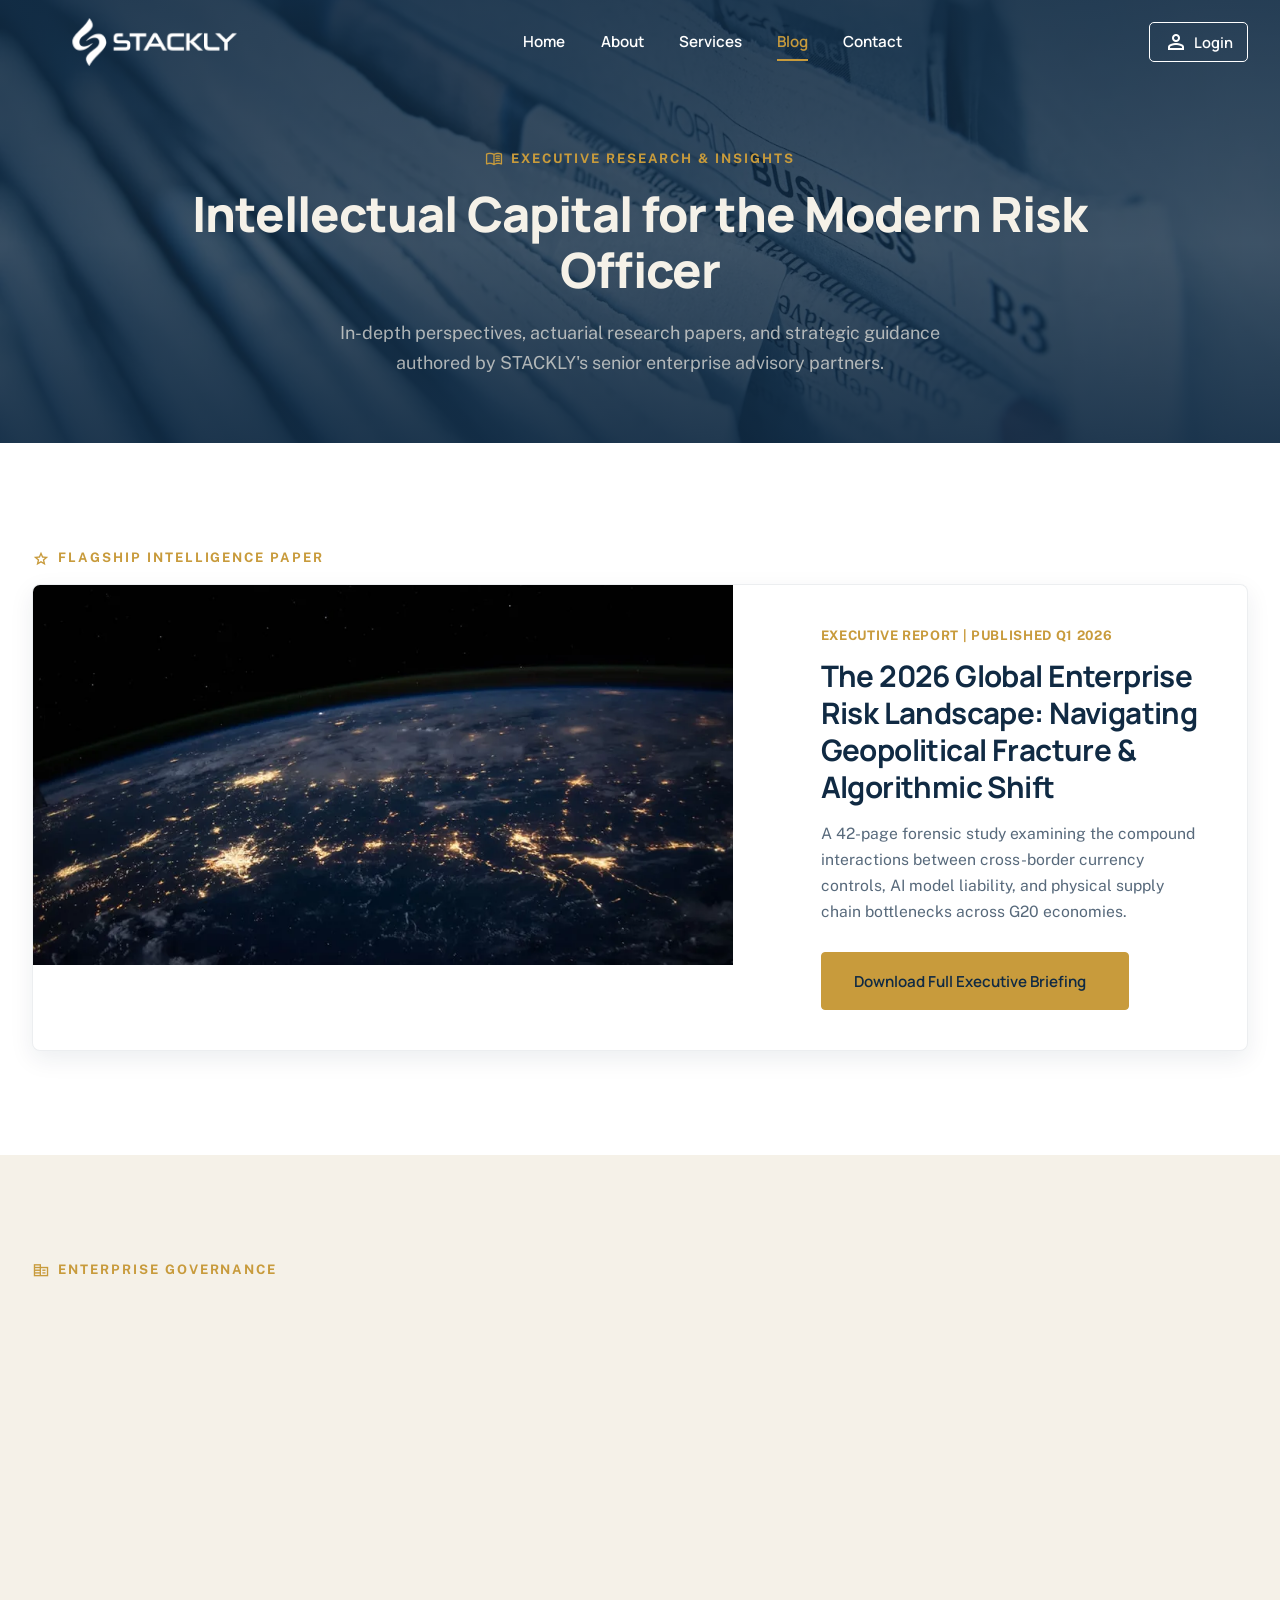
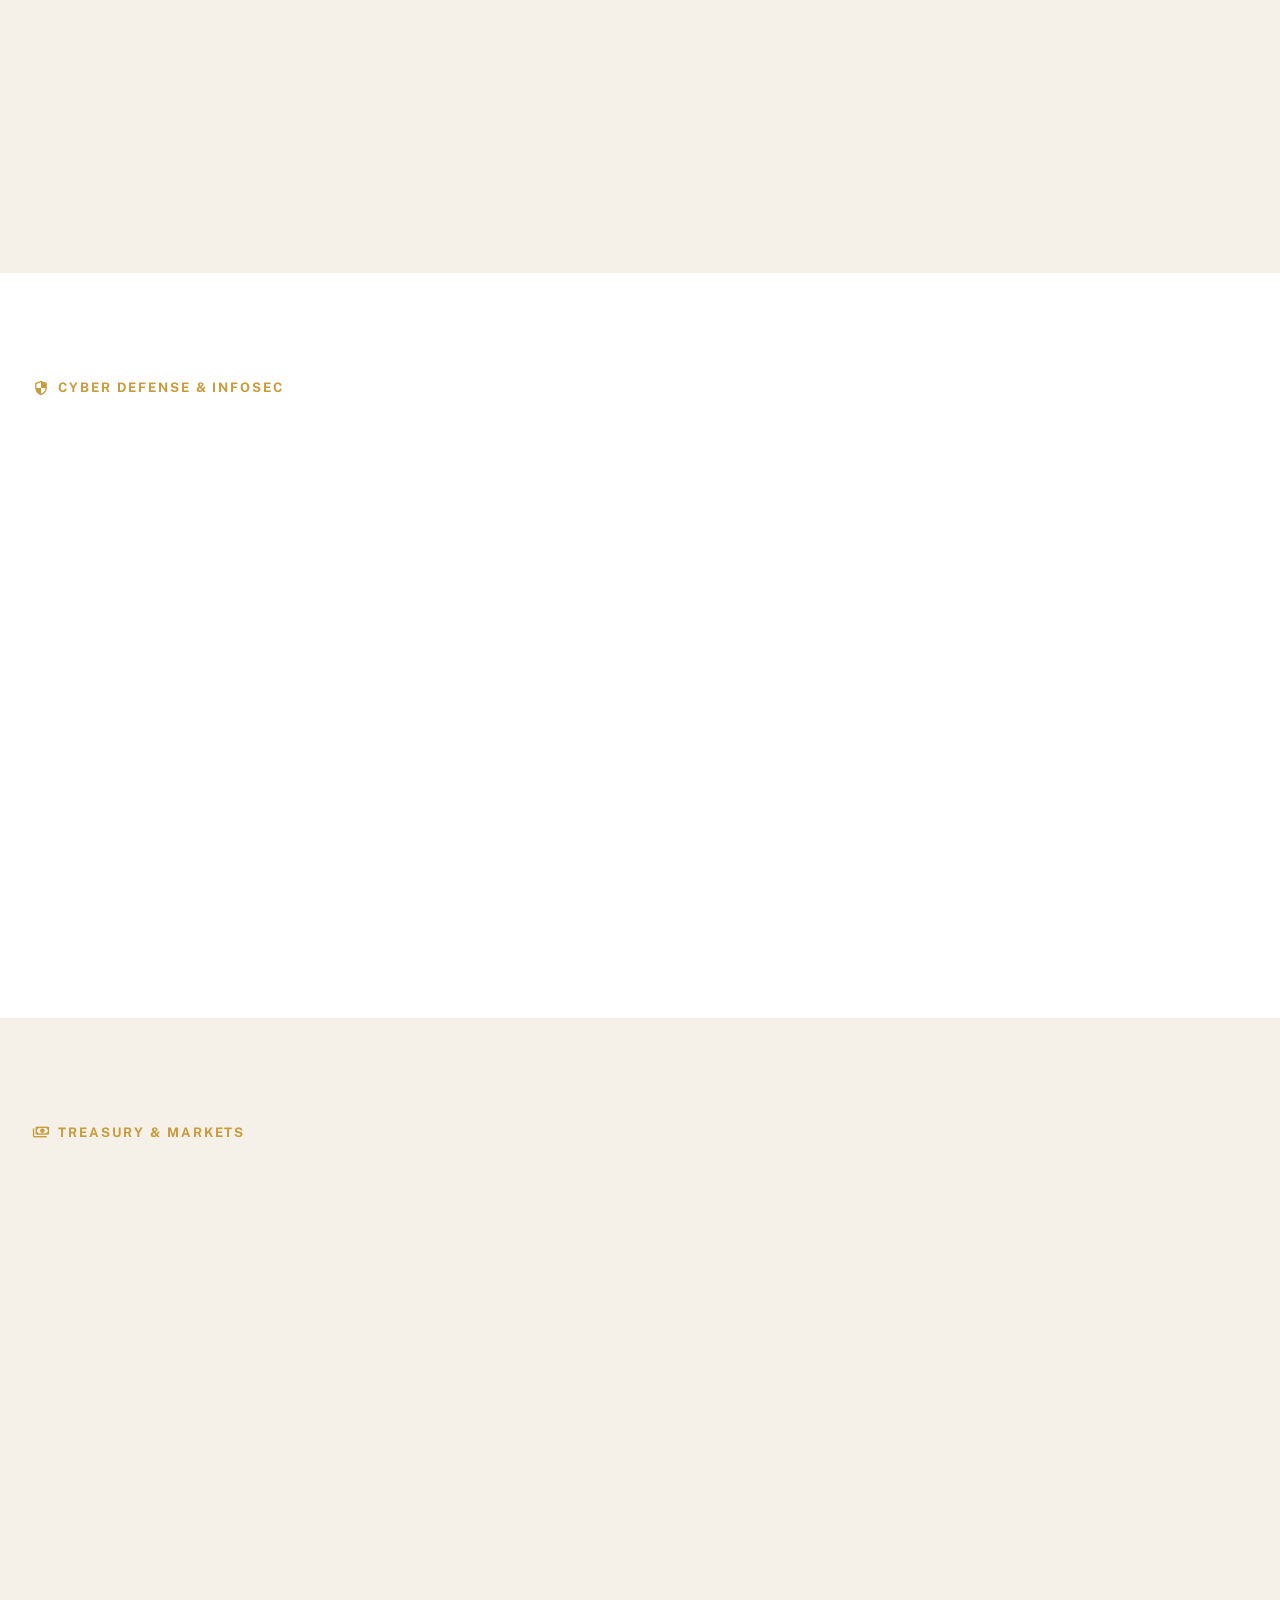
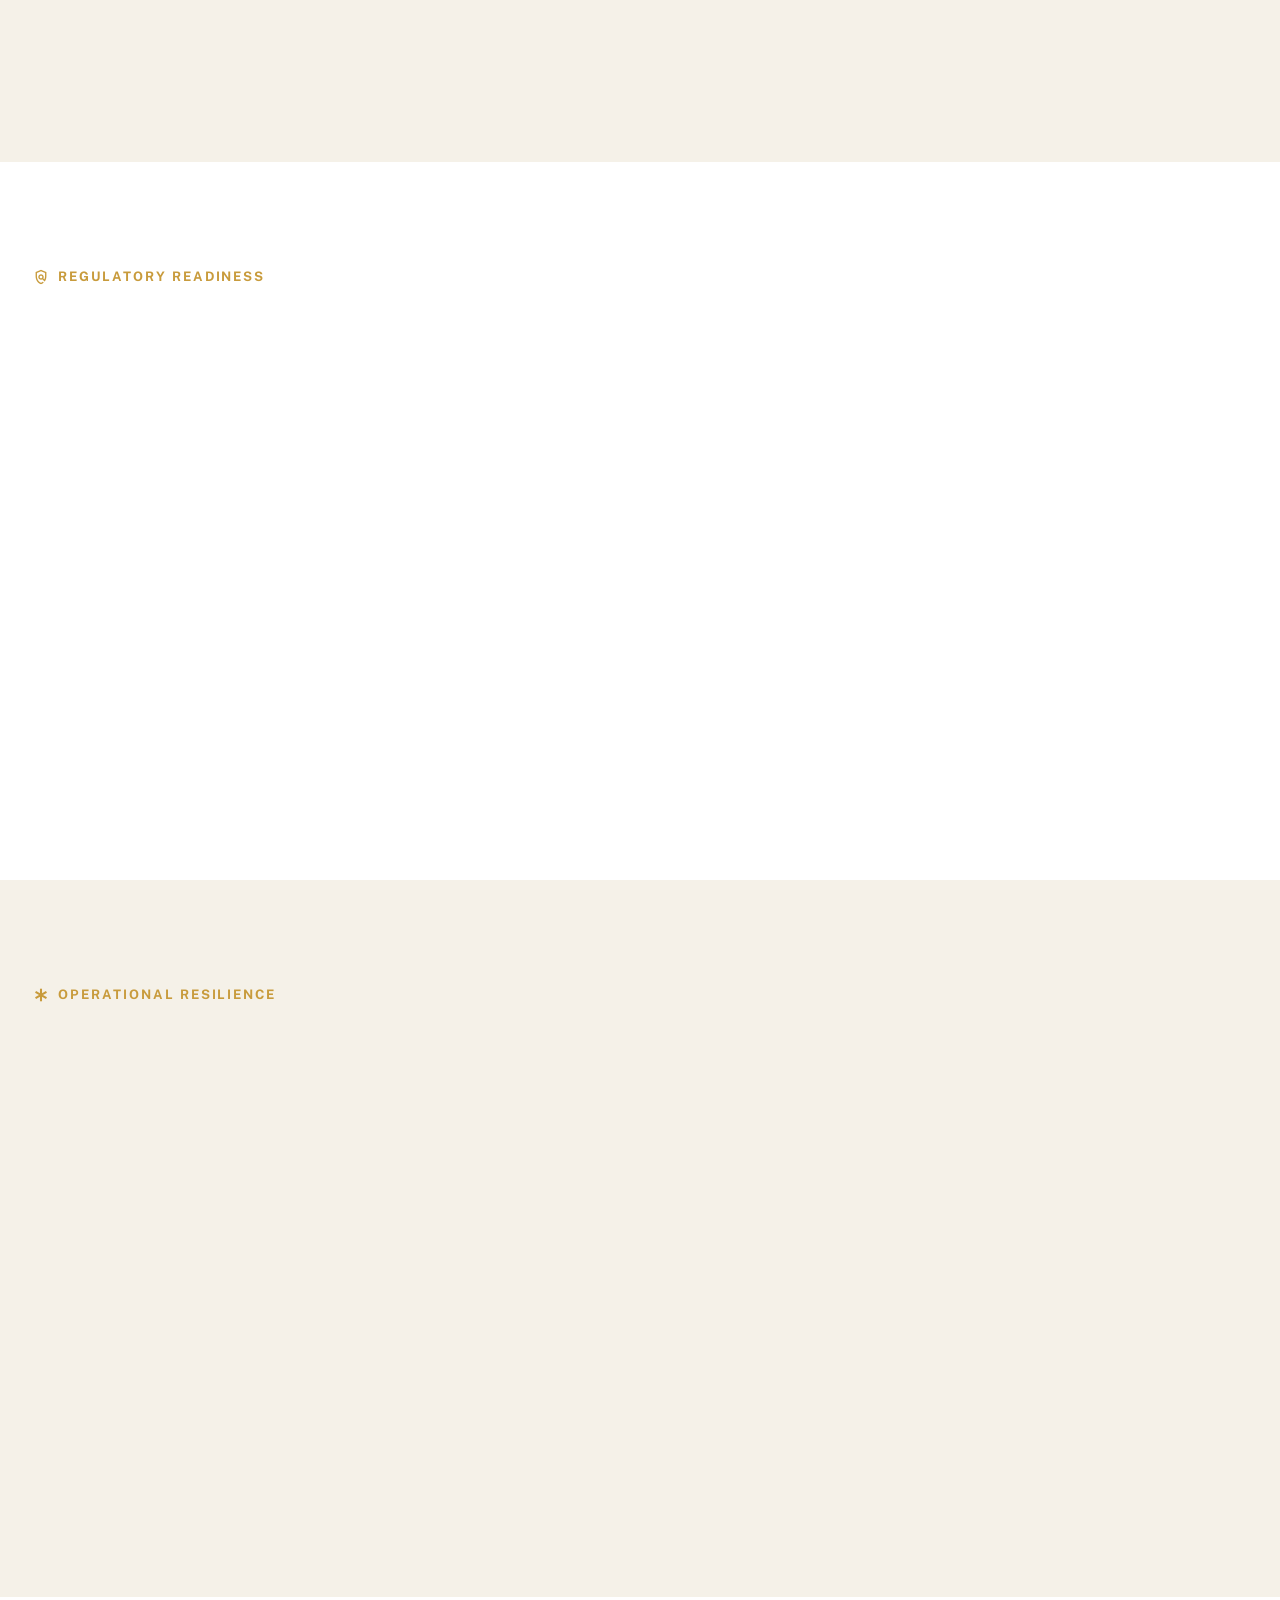
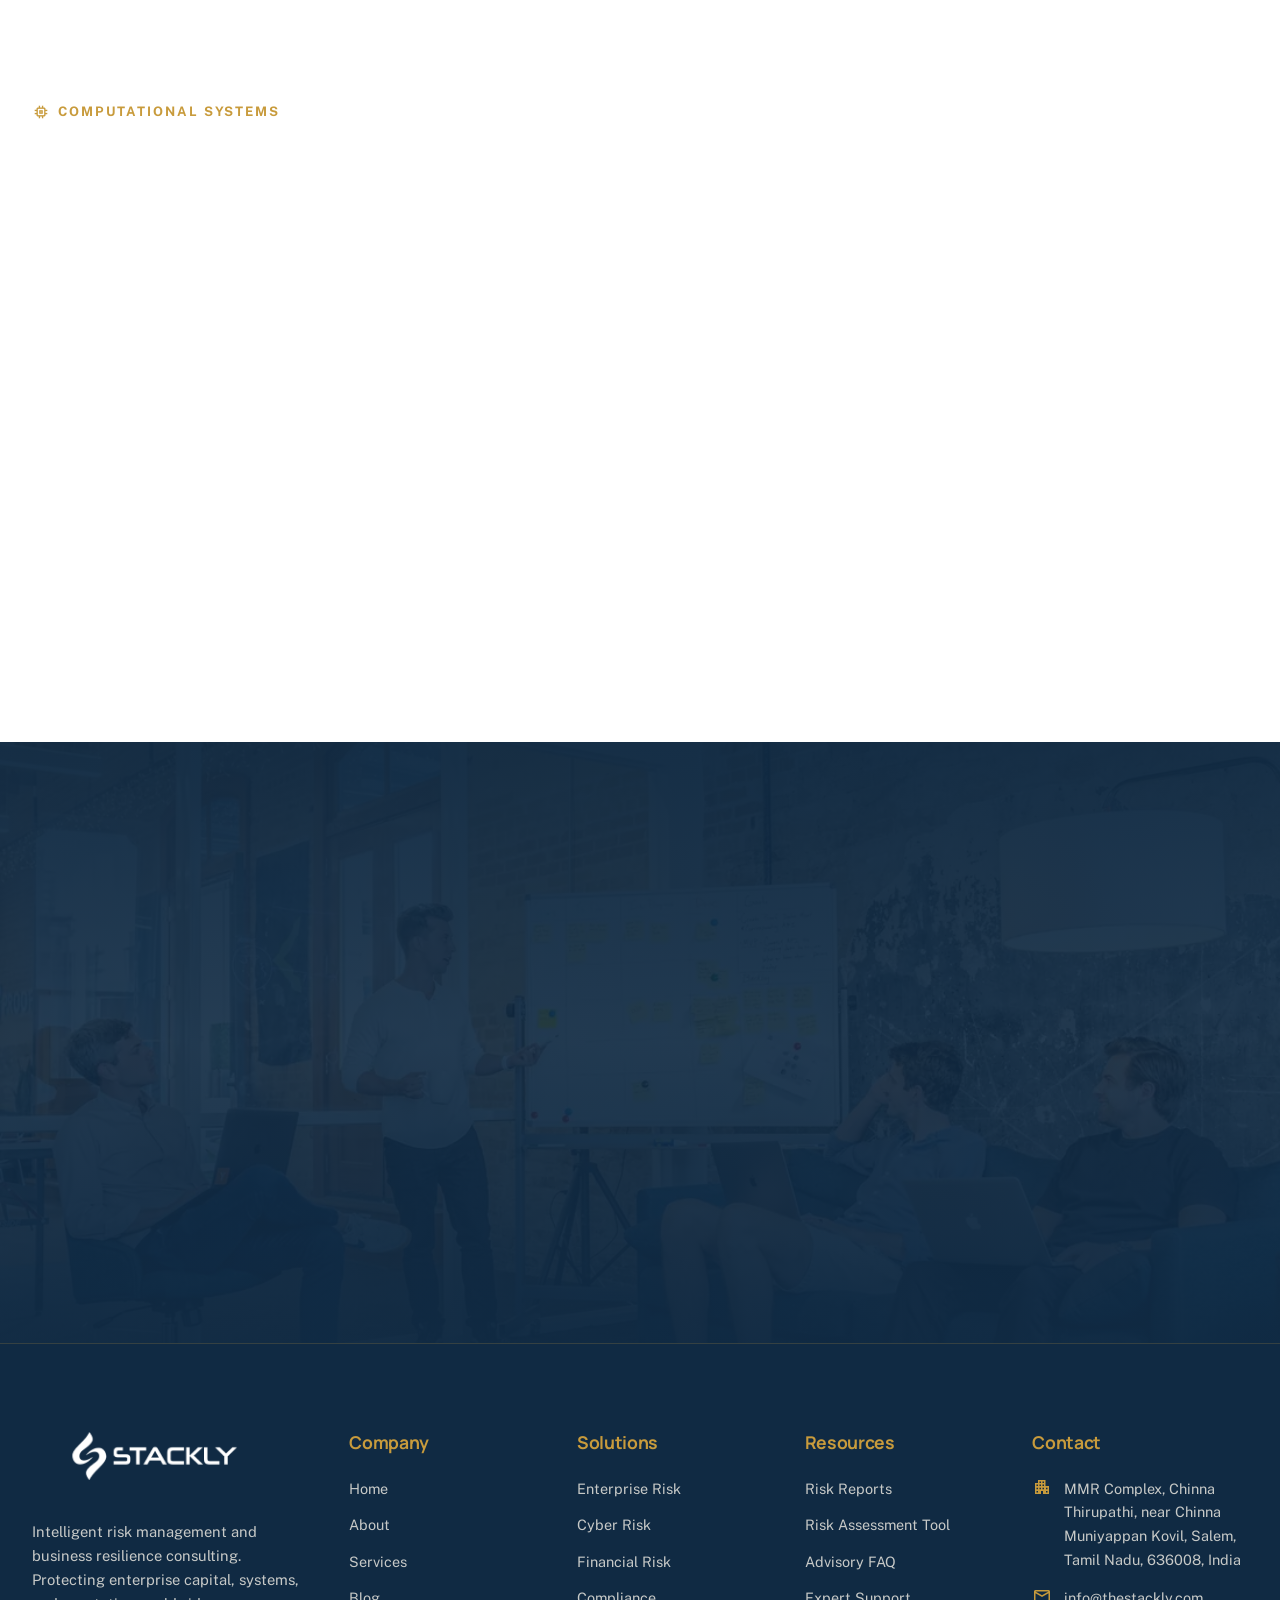
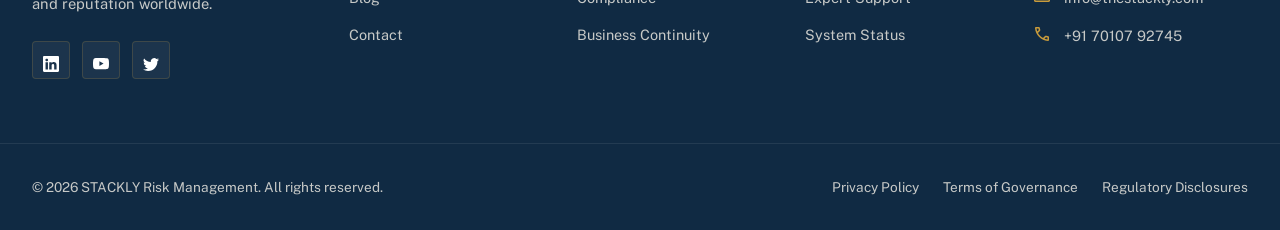
<file: blog.html>
<!DOCTYPE html>
<html lang="en">
<head>
    <meta charset="UTF-8">
    <meta name="viewport" content="width=device-width, initial-scale=1.0">
    <title>Risk Insights &amp; Intelligence | STACKLY</title>
    <meta name="description" content="Read executive briefings, risk reports, and regulatory analyses published by STACKLY risk management senior advisory partners.">
    <!-- Google Fonts & Material Symbols (No SVGs, No Emojis) -->
    <link rel="preconnect" href="https://fonts.googleapis.com">
    <link rel="preconnect" href="https://fonts.gstatic.com" crossorigin>
    <link rel="stylesheet" href="https://fonts.googleapis.com/css2?family=Manrope:wght@300;400;500;600;700;800&family=Public+Sans:wght@300;400;500;600;700&display=swap">
    <link rel="stylesheet" href="https://fonts.googleapis.com/css2?family=Material+Symbols+Outlined:opsz,wght,FILL,GRAD@20..48,100..700,0..1,-50..200">
    <link rel="stylesheet" href="./css/style.css">
</head>
<body>

    <!-- PRELOADER -->
    <div class="preloader">
        <div class="preloader-inner">
            <img src="./images/logo-dark.webp" alt="STACKLY Logo" class="preloader-logo">
            <div class="preloader-bar"><span></span></div>
            <div class="preloader-text">Securing Session</div>
        </div>
    </div>

    <!-- STICKY HEADER -->
    <header class="site-header">
        <div class="container header-inner">
            <a href="./index.html" class="nav-logo">
                <img src="./images/logo-dark.webp" alt="STACKLY Logo" class="nav-logo-img">
            </a>

            <nav class="nav-menu" aria-label="Main Navigation">
                <a href="./index.html" class="nav-link">Home</a>
                <a href="./about.html" class="nav-link">About</a>
                <a href="./services.html" class="nav-link">Services</a>
                <a href="./blog.html" class="nav-link active">Blog</a>
                <a href="./contact.html" class="nav-link">Contact</a>
            </nav>

            <div class="header-actions">
                <a href="./login.html" class="header-login">
                    <span class="material-symbols-outlined">person</span>
                    <span>Login</span>
                </a>
                <!-- <a href="./contact.html" class="btn btn-primary">
                    <span>Get Started</span>
                    <span class="material-symbols-outlined">arrow_forward</span>
                </a> -->
                <button type="button" class="hamburger-btn" aria-label="Open Mobile Menu">
                    <span class="material-symbols-outlined">menu</span>
                </button>
            </div>
        </div>
    </header>

    <!-- MOBILE MENU OVERLAY -->
    <div class="mobile-nav-overlay" aria-hidden="true">
        <div style="display: flex; justify-content: space-between; align-items: center; margin-bottom: 2rem;">
            <!-- <a href="./index.html" class="nav-logo">
                <img src="./images/logo-dark.webp" alt="STACKLY Logo" class="nav-logo-img" style="filter: brightness(0) invert(1);">
            </a> -->
            <button type="button" class="mobile-nav-close" style="color: var(--accent); cursor: pointer;" aria-label="Close Menu">
                <span class="material-symbols-outlined" style="font-size: 32px;">close</span>
            </button>
        </div>
        <div class="mobile-nav-links">
            <a href="./index.html" class="mobile-nav-link">Home <span class="material-symbols-outlined">chevron_right</span></a>
            <a href="./about.html" class="mobile-nav-link">About <span class="material-symbols-outlined">chevron_right</span></a>
            <a href="./services.html" class="mobile-nav-link">Services <span class="material-symbols-outlined">chevron_right</span></a>
            <a href="./blog.html" class="mobile-nav-link active">Blog <span class="material-symbols-outlined">chevron_right</span></a>
            <a href="./contact.html" class="mobile-nav-link">Contact <span class="material-symbols-outlined">chevron_right</span></a>
        </div>
        <div class="mobile-nav-actions">
            <a href="./login.html" class="btn btn-secondary" style="border-color: var(--secondary); color: var(--accent); width: 100%;">
                <span style="color: #000;" class="material-symbols-outlined">login</span>
                <span style="color: #000;">Client Login</span>
            </a>
            <!-- <a href="./contact.html" class="btn btn-primary" style="width: 100%;">
                <span>Get Started</span>
                <span class="material-symbols-outlined">arrow_forward</span>
            </a> -->
        </div>
    </div>

    <!-- MAIN CONTENT: EXACTLY 9 SECTIONS -->
    <main>

        <!-- 01 — BLOG HERO -->
        <section class="section about-hero" id="blog-hero">
            <div class="container text-center">
                <div class="section-eyebrow">
                    <span class="material-symbols-outlined" style="color:#C89B3C" >menu_book</span>
                    <span>Executive Research &amp; Insights</span>
                </div>
                <h1 class="section-title" style="max-width: 900px; margin-left: auto; margin-right: auto;">
                    Intellectual Capital for the Modern Risk Officer
                </h1>
                <p class="section-subtitle" style="margin-left: auto; margin-right: auto;">
                    In-depth perspectives, actuarial research papers, and strategic guidance authored by STACKLY's senior enterprise advisory partners.
                </p>
            </div>
        </section>

        <!-- 02 — FEATURED RISK INSIGHT -->
        <section class="section section-white" id="featured-insight">
            <div class="container">
                <div class="section-eyebrow">
                    <span class="material-symbols-outlined" style="color:#C89B3C" >star</span>
                    <span>Flagship Intelligence Paper</span>
                </div>
                <div class="featured-blog-card fade-up" style="margin-top:0px">
                    <div style="height: 380px; overflow: hidden;">
                        <img src="./images/blog-featured.webp" alt="Global enterprise risk landscape executive report" style="width: 100%; height: 100%; object-fit: cover;" loading="eager">
                    </div>
                    <div style="padding: 2.5rem; display: flex; flex-direction: column; justify-content: center;">
                        <div class="blog-meta">Executive Report | Published Q1 2026</div>
                        <h2 style="font-size: 1.85rem; line-height: 1.25; margin-bottom: 1rem; color: var(--primary);">
                            The 2026 Global Enterprise Risk Landscape: Navigating Geopolitical Fracture &amp; Algorithmic Shift
                        </h2>
                        <p style="font-size: 0.98rem; color: var(--primary-70); line-height: 1.65; margin-bottom: 1.75rem;">
                            A 42-page forensic study examining the compound interactions between cross-border currency controls, AI model liability, and physical supply chain bottlenecks across G20 economies.
                        </p>
                        <a href="./404.html" class="btn btn-primary" style="align-self: flex-start;">
                            <span>Download Full Executive Briefing</span>
                            <span class="material-symbols-outlined"></span>
                        </a>
                    </div>
                </div>
            </div>
        </section>

        <!-- 03 — ENTERPRISE RISK -->
        <section class="section section-accent" id="insight-erm">
            <div class="container">
                <div class="section-eyebrow">
                    <span class="material-symbols-outlined" style="color:#C89B3C" >corporate_fare</span>
                    <span>Enterprise Governance</span>
                </div>
                <!-- <h2 class="section-title" style="color:#000;">Enterprise Risk Perspectives</h2> -->
                <div class="blog-grid">
                    <div class="blog-card fade-up">
                        <img src="./images/blog-erm.webp" alt="Enterprise board risk committee governance" class="blog-card-img" loading="lazy">
                        <div class="blog-card-body">
                            <div class="blog-meta">Enterprise Risk | Feb 18, 2026</div>
                            <h3 class="blog-title">Modernizing the Audit Committee Charter for Extreme Shocks</h3>
                            <p class="blog-desc">Why annual heat maps fail in volatile quarters and how continuous actuarial thresholds reshape governance oversight.</p>
                            <a href="./404.html" class="btn-text"><span>Read Article</span> <span class="material-symbols-outlined">arrow_forward</span></a>
                        </div>
                    </div>
                    <div class="blog-card fade-up">
                        <img src="./images/service-erm.webp" alt="Enterprise corporate risk strategy meeting" class="blog-card-img" loading="lazy">
                        <div class="blog-card-body">
                            <div class="blog-meta">Enterprise Risk | Jan 29, 2026</div>
                            <h3 class="blog-title">Quantifying Intangible Brand Value During Material Crises</h3>
                            <p class="blog-desc">A structured methodology for assessing reputational contagion across institutional shareholder portfolios.</p>
                            <a href="./404.html" class="btn-text"><span>Read Article</span> <span class="material-symbols-outlined">arrow_forward</span></a>
                        </div>
                    </div>
                    <div class="blog-card fade-up">
                        <img src="./images/about-company.webp" alt="Advisory consultants reviewing risk governance" class="blog-card-img" loading="lazy">
                        <div class="blog-card-body">
                            <div class="blog-meta">Enterprise Risk | Jan 12, 2026</div>
                            <h3 class="blog-title">Bridging Risk Taxonomy Between Operational Units &amp; the Board</h3>
                            <p class="blog-desc">Eliminating dialect misalignment so operational hazards are translated directly into financial loss probability.</p>
                            <a href="./404.html" class="btn-text"><span>Read Article</span> <span class="material-symbols-outlined">arrow_forward</span></a>
                        </div>
                    </div>
                </div>
            </div>
        </section>

        <!-- 04 — CYBER RISK -->
        <section class="section section-white" id="insight-cyber">
            <div class="container">
                <div class="section-eyebrow">
                    <span class="material-symbols-outlined" style="color:#C89B3C">security</span>
                    <span>Cyber Defense &amp; InfoSec</span>
                </div>
                <!-- <h2 class="section-title">Cyber Risk &amp; Threat Intelligence</h2> -->
                <div class="blog-grid">
                    <div class="blog-card fade-up">
                        <img src="./images/blog-cyber.webp" alt="Cyber warfare defense and network security" class="blog-card-img" loading="lazy">
                        <div class="blog-card-body">
                            <div class="blog-meta">Cyber Risk | Feb 24, 2026</div>
                            <h3 class="blog-title">Zero-Trust Microsegmentation: Beyond the Marketing Buzzwords</h3>
                            <p class="blog-desc">Architectural requirements for insulating core ERP ledgers from compromised edge development clusters.</p>
                            <a href="./404.html" class="btn-text"><span>Read Article</span> <span class="material-symbols-outlined">arrow_forward</span></a>
                        </div>
                    </div>
                    <div class="blog-card fade-up">
                        <img src="./images/case-cyber.webp" alt="Cloud infrastructure defense monitoring" class="blog-card-img" loading="lazy">
                        <div class="blog-card-body">
                            <div class="blog-meta">Cyber Risk | Feb 05, 2026</div>
                            <h3 class="blog-title">Ransomware Playbooks: Deciding When to Escalate to General Counsel</h3>
                            <p class="blog-desc">Clear decision trees for navigating sanctions liabilities during complex nation-state cyber extortion demands.</p>
                            <a href="./404.html" class="btn-text"><span>Read Article</span> <span class="material-symbols-outlined">arrow_forward</span></a>
                        </div>
                    </div>
                    <div class="blog-card fade-up">
                        <img src="./images/service-cyber.webp" alt="Cyber threat operations terminal" class="blog-card-img" loading="lazy">
                        <div class="blog-card-body">
                            <div class="blog-meta">Cyber Risk | Jan 18, 2026</div>
                            <h3 class="blog-title">Auditing Software Dependencies in Continuous Deployment Pipelines</h3>
                            <p class="blog-desc">How to systematically isolate upstream open-source package compromise before code hits production clouds.</p>
                            <a href="./404.html" class="btn-text"><span>Read Article</span> <span class="material-symbols-outlined">arrow_forward</span></a>
                        </div>
                    </div>
                </div>
            </div>
        </section>

        <!-- 05 — FINANCIAL RISK -->
        <section class="section section-accent" id="insight-finance">
            <div class="container">
                <div class="section-eyebrow">
                    <span class="material-symbols-outlined" style="color:#C89B3C" >payments</span>
                    <span>Treasury &amp; Markets</span>
                </div>
                <!-- <h2 class="section-title">Financial Exposure &amp; Liquidity</h2> -->
                <div class="blog-grid">
                    <div class="blog-card fade-up">
                        <img src="./images/blog-financial.webp" alt="Financial liquidity graphs and interest rate charts" class="blog-card-img" loading="lazy">
                        <div class="blog-card-body">
                            <div class="blog-meta">Financial Risk | Mar 02, 2026</div>
                            <h3 class="blog-title">Stress Testing Corporate Commercial Paper in High-Rate Regimes</h3>
                            <p class="blog-desc">How treasury teams calculate 90-day liquidity survival horizons when secondary short-term debt markets seize.</p>
                            <a href="./404.html" class="btn-text"><span>Read Article</span> <span class="material-symbols-outlined">arrow_forward</span></a>
                        </div>
                    </div>
                    <div class="blog-card fade-up">
                        <img src="./images/case-finance.webp" alt="Foreign exchange corridor hedging" class="blog-card-img" loading="lazy">
                        <div class="blog-card-body">
                            <div class="blog-meta">Financial Risk | Feb 11, 2026</div>
                            <h3 class="blog-title">Dynamic Foreign Exchange Corridors for Tier-1 Importers</h3>
                            <p class="blog-desc">Replacing rigid forward contracts with algorithmic collar strategies during unexpected sovereign policy pivots.</p>
                            <a href="./404.html" class="btn-text"><span>Read Article</span> <span class="material-symbols-outlined">arrow_forward</span></a>
                        </div>
                    </div>
                    <div class="blog-card fade-up">
                        <img src="./images/service-financial.webp" alt="Financial risk models and solvency audits" class="blog-card-img" loading="lazy">
                        <div class="blog-card-body">
                            <div class="blog-meta">Financial Risk | Jan 22, 2026</div>
                            <h3 class="blog-title">Counterparty Solvency Scoring Under Basel IV Frameworks</h3>
                            <p class="blog-desc">Standardized evaluation techniques for assessing banking partner systemic risks and deposit concentration safety.</p>
                            <a href="./404.html" class="btn-text"><span>Read Article</span> <span class="material-symbols-outlined">arrow_forward</span></a>
                        </div>
                    </div>
                </div>
            </div>
        </section>

        <!-- 06 — COMPLIANCE -->
        <section class="section section-white" id="insight-compliance">
            <div class="container">
                <div class="section-eyebrow">
                    <span class="material-symbols-outlined" style="color:#C89B3C" >policy</span>
                    <span>Regulatory Readiness</span>
                </div>
                <!-- <h2 class="section-title">Compliance &amp; Governance Insights</h2> -->
                <div class="blog-grid">
                    <div class="blog-card fade-up">
                        <img src="./images/blog-compliance.webp" alt="Legal compliance scale and corporate regulation" class="blog-card-img" loading="lazy">
                        <div class="blog-card-body">
                            <div class="blog-meta">Compliance | Mar 08, 2026</div>
                            <h3 class="blog-title">The Operational Burden of the EU Artificial Intelligence Act</h3>
                            <p class="blog-desc">Actionable readiness steps for multinational enterprises deploying machine learning in credit and hiring systems.</p>
                            <a href="./404.html" class="btn-text"><span>Read Article</span> <span class="material-symbols-outlined">arrow_forward</span></a>
                        </div>
                    </div>
                    <div class="blog-card fade-up">
                        <img src="./images/service-compliance.webp" alt="Regulatory compliance audit paperwork" class="blog-card-img" loading="lazy">
                        <div class="blog-card-body">
                            <div class="blog-meta">Compliance | Feb 16, 2026</div>
                            <h3 class="blog-title">Standardizing SEC Material Cyber Event Disclosures</h3>
                            <p class="blog-desc">How legal and engineering teams determine the precise 4-day materiality trigger threshold under Item 1.05.</p>
                            <a href="./404.html" class="btn-text"><span>Read Article</span> <span class="material-symbols-outlined">arrow_forward</span></a>
                        </div>
                    </div>
                    <div class="blog-card fade-up">
                        <img src="./images/about-governance.webp" alt="Corporate ethics and compliance governance" class="blog-card-img" loading="lazy">
                        <div class="blog-card-body">
                            <div class="blog-meta">Compliance | Jan 26, 2026</div>
                            <h3 class="blog-title">ESG Supply Chain Traceability &amp; Cross-Border Customs Penalties</h3>
                            <p class="blog-desc">Mitigating import detention risks through third-party labor and environmental certification validation.</p>
                            <a href="./404.html" class="btn-text"><span>Read Article</span> <span class="material-symbols-outlined">arrow_forward</span></a>
                        </div>
                    </div>
                </div>
            </div>
        </section>

        <!-- 07 — BUSINESS CONTINUITY -->
        <section class="section section-accent" id="insight-continuity">
            <div class="container">
                <div class="section-eyebrow">
                    <span style="color:#C89B3C" class="material-symbols-outlined">emergency</span>
                    <span>Operational Resilience</span>
                </div>
                <!-- <h2 class="section-title">Business Continuity In Action</h2> -->
                <div class="blog-grid">
                    <div class="blog-card fade-up">
                        <img src="./images/blog-continuity.webp" alt="Supply chain continuity in transportation hub" class="blog-card-img" loading="lazy">
                        <div class="blog-card-body">
                            <div class="blog-meta">Continuity | Mar 12, 2026</div>
                            <h3 class="blog-title">Dual-Sourced Operational Hubs: Calculating Real Redundancy</h3>
                            <p class="blog-desc">Why having two distribution centers in the same power grid fails disaster recovery audits and how to separate nodes.</p>
                            <a href="./404.html" class="btn-text"><span>Read Article</span> <span class="material-symbols-outlined">arrow_forward</span></a>
                        </div>
                    </div>
                    <div class="blog-card fade-up">
                        <img src="./images/service-continuity.webp" alt="Enterprise cloud data center failover" class="blog-card-img" loading="lazy">
                        <div class="blog-card-body">
                            <div class="blog-meta">Continuity | Feb 20, 2026</div>
                            <h3 class="blog-title">Validating Immutable Backups Against Delayed Encryption Threats</h3>
                            <p class="blog-desc">Best practices for air-gapped tape and cloud write-once storage to survive sophisticated sleeper ransom malware.</p>
                            <a href="./404.html" class="btn-text"><span>Read Article</span> <span class="material-symbols-outlined">arrow_forward</span></a>
                        </div>
                    </div>
                    <div class="blog-card fade-up">
                        <img src="./images/case-continuity.webp" alt="Crisis command operations team" class="blog-card-img" loading="lazy">
                        <div class="blog-card-body">
                            <div class="blog-meta">Continuity | Jan 30, 2026</div>
                            <h3 class="blog-title">Executive Crisis Communication Protocols During Black Swan Events</h3>
                            <p class="blog-desc">Ensuring unhackable satellite and alternate messenger chains remain operational when primary office networks crash.</p>
                            <a href="./404.html" class="btn-text"><span>Read Article</span> <span class="material-symbols-outlined">arrow_forward</span></a>
                        </div>
                    </div>
                </div>
            </div>
        </section>

        <!-- 08 — RISK TECHNOLOGY -->
        <section class="section section-white" id="insight-technology">
            <div class="container">
                <div class="section-eyebrow">
                    <span class="material-symbols-outlined" style="color:#C89B3C" >memory</span>
                    <span>Computational Systems</span>
                </div>
                <!-- <h2 class="section-title">Risk Technology &amp; Modeling</h2> -->
                <div class="blog-grid">
                    <div class="blog-card fade-up">
                        <img src="./images/blog-technology.webp" alt="Algorithmic risk models and computing technology" class="blog-card-img" loading="lazy">
                        <div class="blog-card-body">
                            <div class="blog-meta">Risk Tech | Mar 15, 2026</div>
                            <h3 class="blog-title">Predictive Neural Networks for Early-Warning Liquidity Cascades</h3>
                            <p class="blog-desc">How machine learning algorithms detect micro-movements across banking counterparties before public downgrades.</p>
                            <a href="./404.html" class="btn-text"><span>Read Article</span> <span class="material-symbols-outlined">arrow_forward</span></a>
                        </div>
                    </div>
                    <div class="blog-card fade-up">
                        <img src="./images/analytics-preview.webp" alt="Enterprise analytics visualization wall" class="blog-card-img" loading="lazy">
                        <div class="blog-card-body">
                            <div class="blog-meta">Risk Tech | Feb 28, 2026</div>
                            <h3 class="blog-title">The Death of the Annual Audit: Transitioning to Continuous Telemetry</h3>
                            <p class="blog-desc">Architecting real-time risk data pipelines directly from core cloud providers into executive boardrooms.</p>
                            <a href="./404.html" class="btn-text"><span>Read Article</span> <span class="material-symbols-outlined">arrow_forward</span></a>
                        </div>
                    </div>
                    <div class="blog-card fade-up">
                        <img src="./images/about-intelligence.webp" alt="Data analytics team reviewing stress test simulations" class="blog-card-img" loading="lazy">
                        <div class="blog-card-body">
                            <div class="blog-meta">Risk Tech | Feb 02, 2026</div>
                            <h3 class="blog-title">Monte Carlo Stress Testing at Enterprise Scale</h3>
                            <p class="blog-desc">Running tens of thousands of simultaneous variance scenarios on enterprise balance sheets without latency.</p>
                            <a href="./404.html" class="btn-text"><span>Read Article</span> <span class="material-symbols-outlined">arrow_forward</span></a>
                        </div>
                    </div>
                </div>
            </div>
        </section>

        <!-- 09 — NEWSLETTER / CTA -->
        <section class="section cta-banner-section" id="blog-newsletter">
            <div class="container cta-banner-card fade-up">
                <div class="section-eyebrow" style="color: var(--secondary); justify-content: center;">
                    <span class="material-symbols-outlined" style="color:#C89B3C" >forward_to_inbox</span>
                    <span>Executive Intelligence Briefing</span>
                </div>
                <h2>Subscribe to The STACKLY Risk Dispatch</h2>
                <p>
                    Receive bi-weekly quantitative risk analyses, regulatory briefings, and vulnerability alerts curated directly by our managing partners.
                </p>
                <form id="newsletterForm" style="max-width: 540px; margin: 0 auto; display: flex; gap: 0.75rem; flex-wrap: wrap;">
    <input
        type="email"
        id="corporateEmail"
        placeholder="Enter corporate email..."
        style="flex: 1; min-width: 260px; padding: 1rem 1.25rem; border-radius: 4px; background: var(--white); color: var(--primary); border: 1.5px solid var(--secondary);"
        aria-label="Corporate Email for Newsletter"
    >

    <button type="submit" class="btn btn-primary">
        <span>Subscribe</span>
        <span class="material-symbols-outlined">send</span>
    </button>

    <small id="emailError" style="width: 100%; color: red; display: none;"></small>
</form>
                <div style="margin-top: 1rem; font-size: 0.8rem; color: var(--accent-80);">
                    No spam. Institutional-grade research only. Unsubscribe at any time.
                </div>
            </div>
        </section>

    </main>

    <!-- FOOTER -->
    <footer class="site-footer">
        <div class="container footer-grid">
            <div class="footer-brand">
                <a href="./index.html" class="nav-logo" style="margin-bottom: 1rem;">
                    <img src="./images/logo-dark.webp" alt="STACKLY Logo" class="nav-logo-img" style="filter: brightness(0) invert(1);">
                </a>
                <p>
                    Intelligent risk management and business resilience consulting. Protecting enterprise capital, systems, and reputation worldwide.
                </p>
                <div class="footer-socials">
                    <a href="./404.html" class="footer-social-link" aria-label="LinkedIn">
                        <span class="material-symbols-outlined"><svg xmlns="http://www.w3.org/2000/svg" width="16" height="16" fill="currentColor" class="bi bi-linkedin" viewBox="0 0 16 16">
  <path d="M0 1.146C0 .513.526 0 1.175 0h13.65C15.474 0 16 .513 16 1.146v13.708c0 .633-.526 1.146-1.175 1.146H1.175C.526 16 0 15.487 0 14.854zm4.943 12.248V6.169H2.542v7.225zm-1.2-8.212c.837 0 1.358-.554 1.358-1.248-.015-.709-.52-1.248-1.342-1.248S2.4 3.226 2.4 3.934c0 .694.521 1.248 1.327 1.248zm4.908 8.212V9.359c0-.216.016-.432.08-.586.173-.431.568-.878 1.232-.878.869 0 1.216.662 1.216 1.634v3.865h2.401V9.25c0-2.22-1.184-3.252-2.764-3.252-1.274 0-1.845.7-2.165 1.193v.025h-.016l.016-.025V6.169h-2.4c.03.678 0 7.225 0 7.225z"/>
</svg></span>
                    </a>
                    <a href="./404.html" class="footer-social-link" aria-label="Security Portal">
                        <span class="material-symbols-outlined"><svg xmlns="http://www.w3.org/2000/svg" width="16" height="16" fill="currentColor" class="bi bi-youtube" viewBox="0 0 16 16">
  <path d="M8.051 1.999h.089c.822.003 4.987.033 6.11.335a2.01 2.01 0 0 1 1.415 1.42c.101.38.172.883.22 1.402l.01.104.022.26.008.104c.065.914.073 1.77.074 1.957v.075c-.001.194-.01 1.108-.082 2.06l-.008.105-.009.104c-.05.572-.124 1.14-.235 1.558a2.01 2.01 0 0 1-1.415 1.42c-1.16.312-5.569.334-6.18.335h-.142c-.309 0-1.587-.006-2.927-.052l-.17-.006-.087-.004-.171-.007-.171-.007c-1.11-.049-2.167-.128-2.654-.26a2.01 2.01 0 0 1-1.415-1.419c-.111-.417-.185-.986-.235-1.558L.09 9.82l-.008-.104A31 31 0 0 1 0 7.68v-.123c.002-.215.01-.958.064-1.778l.007-.103.003-.052.008-.104.022-.26.01-.104c.048-.519.119-1.023.22-1.402a2.01 2.01 0 0 1 1.415-1.42c.487-.13 1.544-.21 2.654-.26l.17-.007.172-.006.086-.003.171-.007A100 100 0 0 1 7.858 2zM6.4 5.209v4.818l4.157-2.408z"/>
</svg></span>
                    </a>
                    <a href="./404.html" class="footer-social-link" aria-label="Global Network">
                        <span class="material-symbols-outlined"><svg xmlns="http://www.w3.org/2000/svg" width="16" height="16" fill="currentColor" class="bi bi-twitter" viewBox="0 0 16 16">
  <path d="M5.026 15c6.038 0 9.341-5.003 9.341-9.334q.002-.211-.006-.422A6.7 6.7 0 0 0 16 3.542a6.7 6.7 0 0 1-1.889.518 3.3 3.3 0 0 0 1.447-1.817 6.5 6.5 0 0 1-2.087.793A3.286 3.286 0 0 0 7.875 6.03a9.32 9.32 0 0 1-6.767-3.429 3.29 3.29 0 0 0 1.018 4.382A3.3 3.3 0 0 1 .64 6.575v.045a3.29 3.29 0 0 0 2.632 3.218 3.2 3.2 0 0 1-.865.115 3 3 0 0 1-.614-.057 3.28 3.28 0 0 0 3.067 2.277A6.6 6.6 0 0 1 .78 13.58a6 6 0 0 1-.78-.045A9.34 9.34 0 0 0 5.026 15"/>
</svg></span>
                    </a>
                </div>
            </div>

            <div class="footer-col">
                <h4 class="footer-col-title">Company</h4>
                <div class="footer-links">
                    <a href="./index.html">Home</a>
                    <a href="./about.html">About</a>
                    <a href="./services.html">Services</a>
                    <a href="./blog.html">Blog</a>
                    <a href="./contact.html">Contact </a>
                </div>
            </div>

            <div class="footer-col">
                <h4 class="footer-col-title">Solutions</h4>
                <div class="footer-links">
                    <a href="404.html">Enterprise Risk</a>
                    <a href="404.html">Cyber Risk</a>
                    <a href="404.html">Financial Risk</a>
                    <a href="404.html">Compliance</a>
                    <a href="404.html">Business Continuity</a>
                </div>
            </div>

            <div class="footer-col">
                <h4 class="footer-col-title">Resources</h4>
                <div class="footer-links">
                    <a href="./404.html">Risk Reports</a>
                    <a href="./404.html">Risk Assessment Tool</a>
                    <a href="./404.html">Advisory FAQ</a>
                    <a href="./404.html">Expert Support</a>
                    <a href="./404.html">System Status</a>
                </div>
            </div>

            <div class="footer-col">
                <h4 class="footer-col-title">Contact</h4>
                <div class="footer-contact-item">
                    <span class="material-symbols-outlined">apartment</span>
                    <span>MMR Complex, Chinna Thirupathi, near Chinna Muniyappan Kovil, Salem, Tamil Nadu, 636008, India</span>
                </div>
                <div class="footer-contact-item">
                    <span class="material-symbols-outlined">mail</span>
                    <span>info@thestackly.com</span>
                </div>
                <div class="footer-contact-item">
                    <span class="material-symbols-outlined">call</span>
                    <span>+91 70107 92745</span>
                </div>
            </div>
        </div>

        <div class="container footer-bottom">
            <div>&copy; 2026 STACKLY Risk Management. All rights reserved.</div>
            <div style="display: flex; gap: 1.5rem;">
                <a href="./404.html">Privacy Policy</a>
                <a href="./404.html">Terms of Governance</a>
                <a href="./404.html">Regulatory Disclosures</a>
            </div>
        </div>
    </footer>

    <script src="./js/main.js" defer></script>
</body>
</html>
</file>
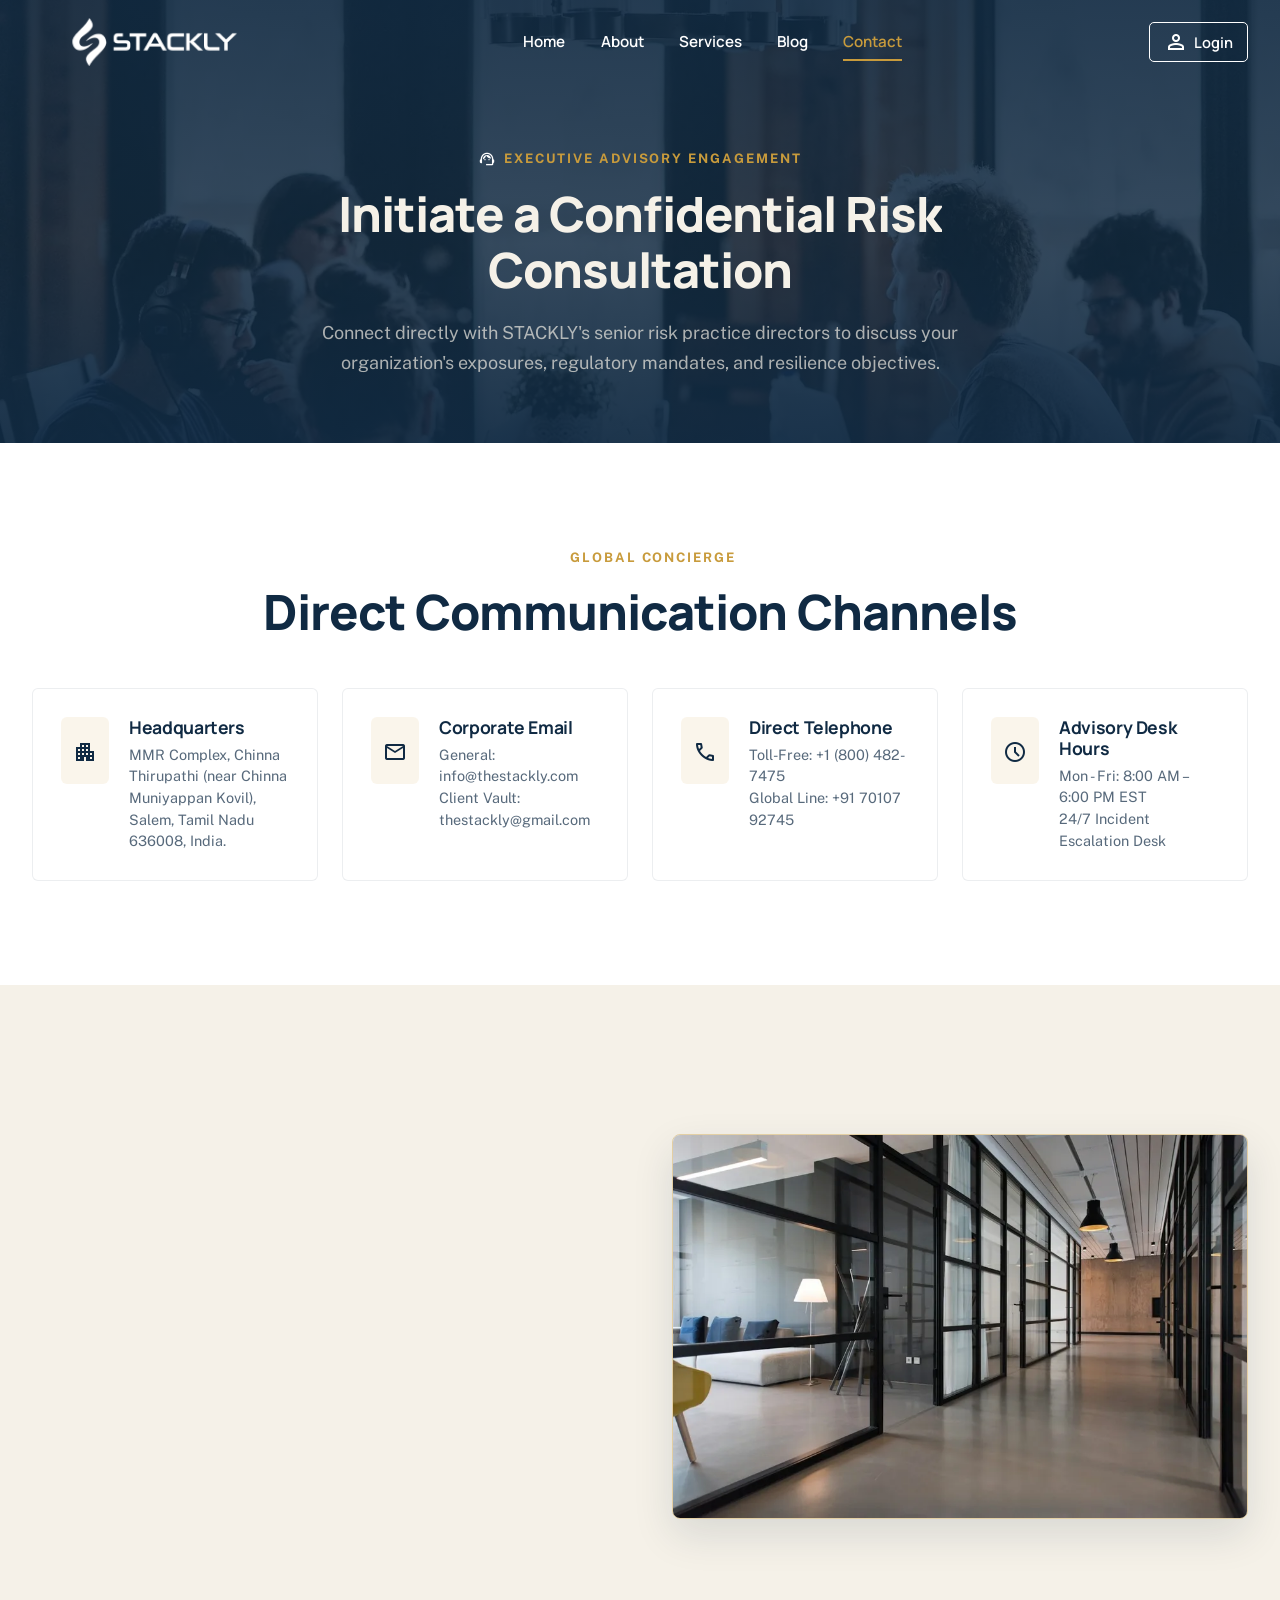
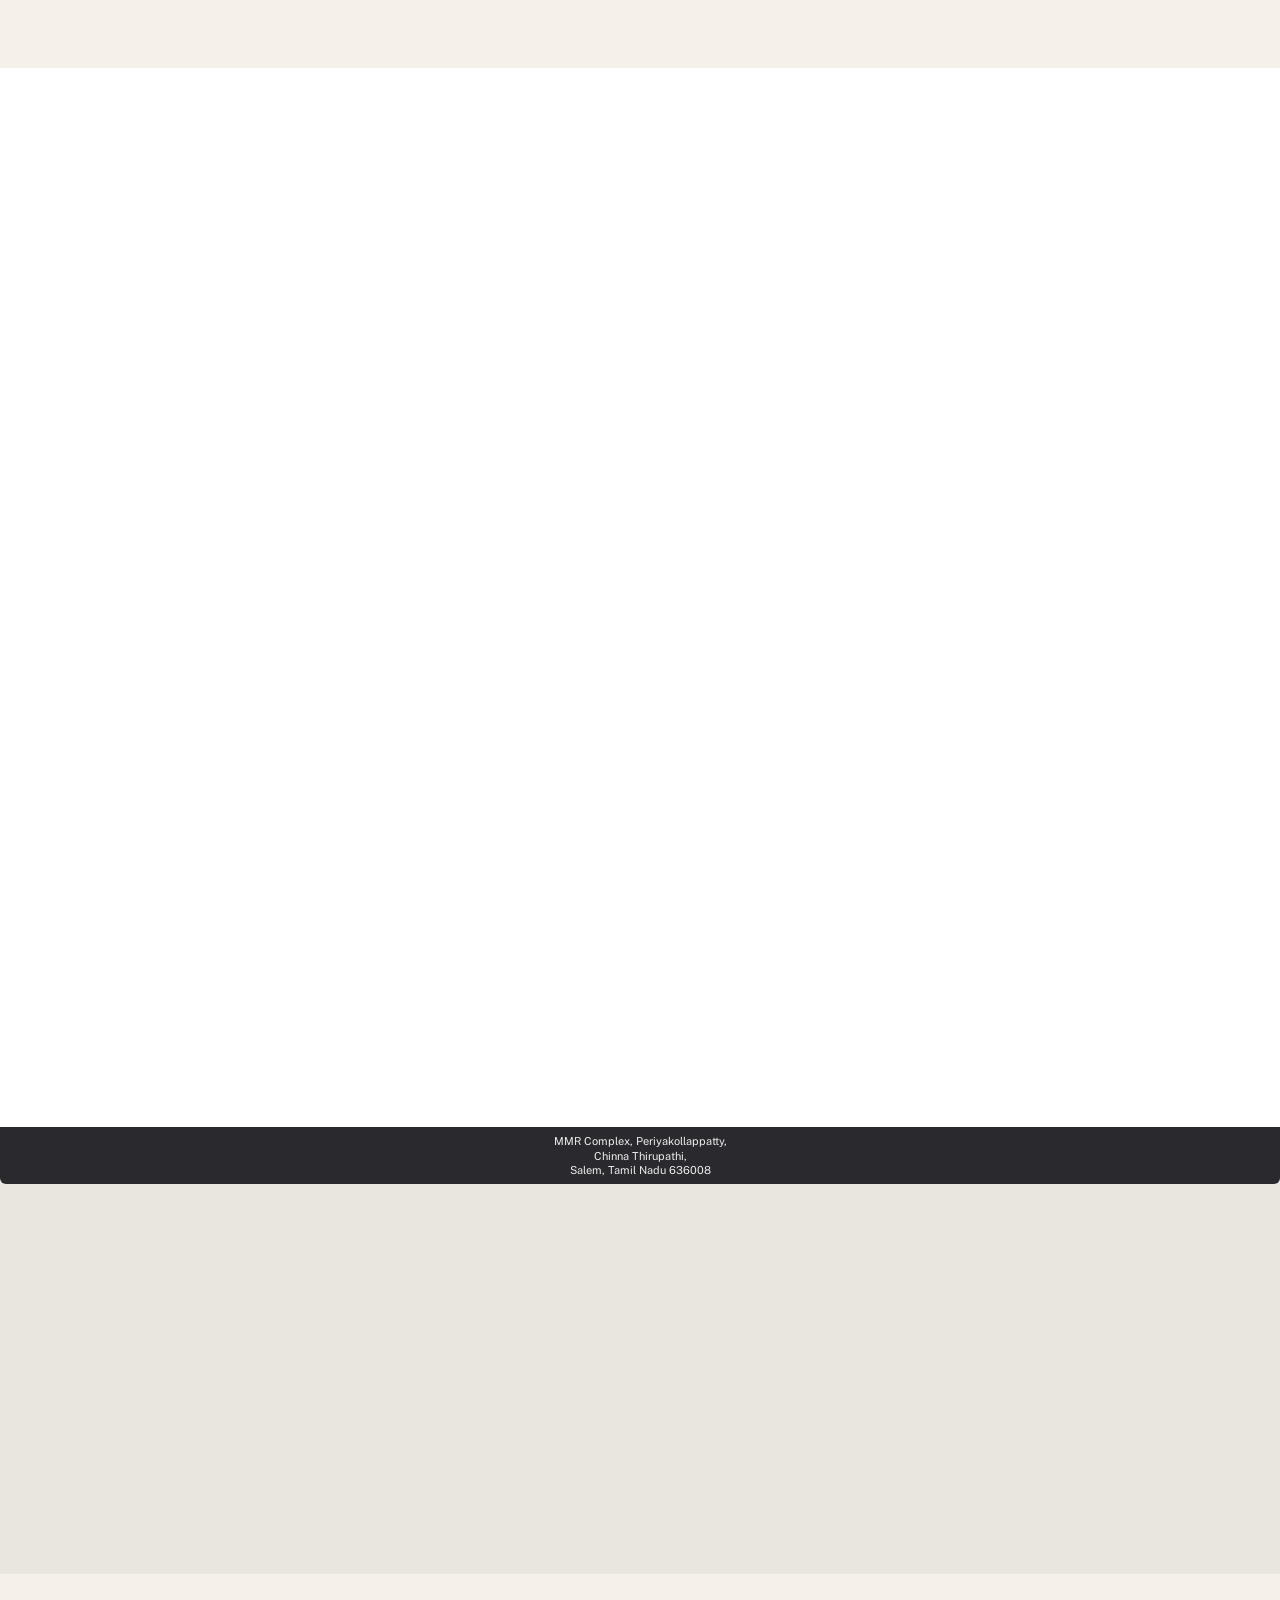
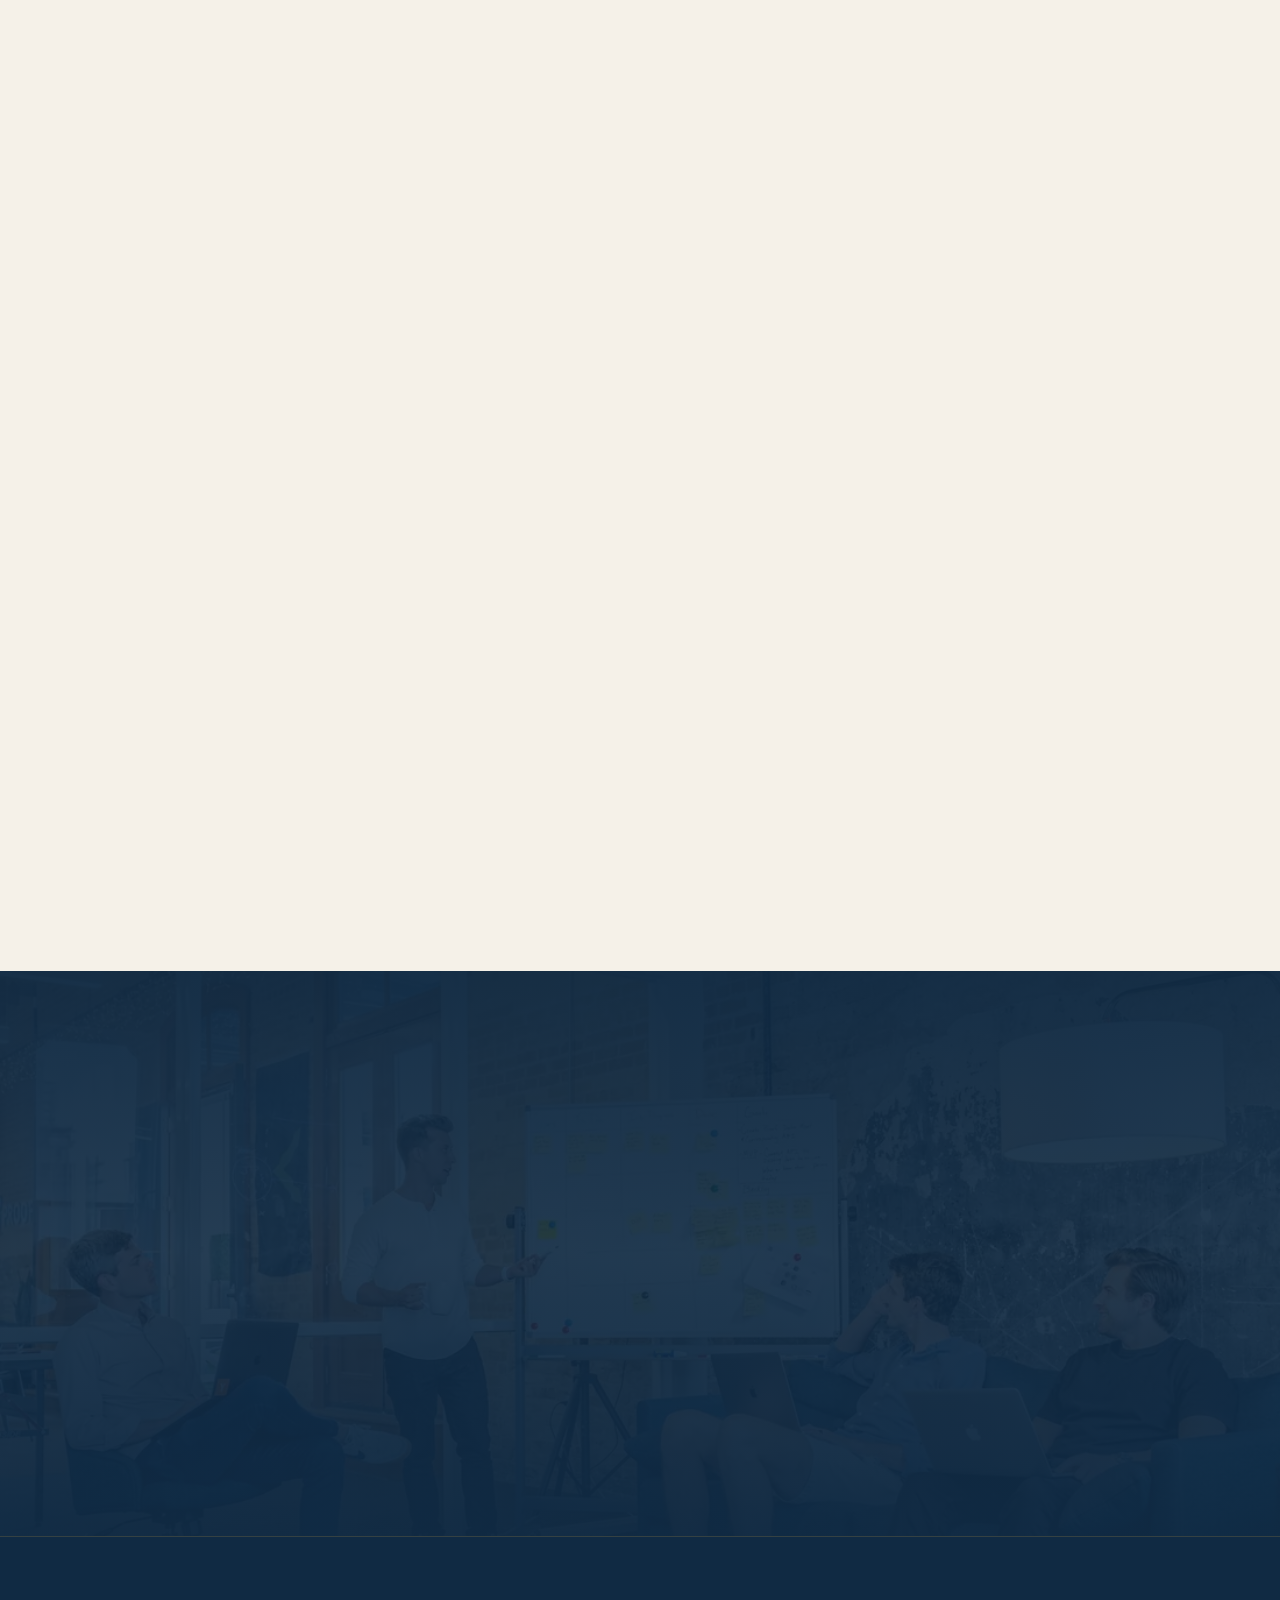
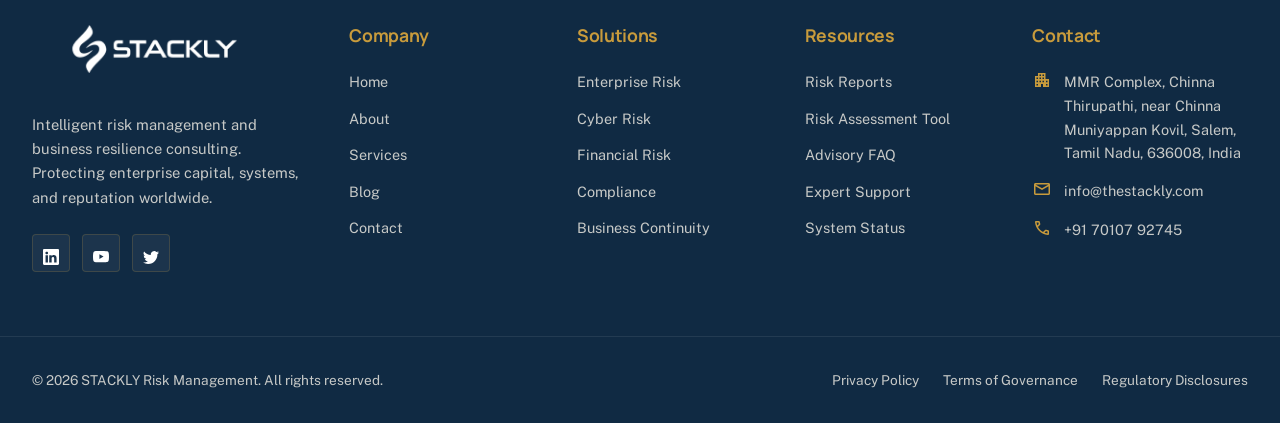
<file: contact.html>
<!DOCTYPE html>
<html lang="en">
<head>
    <meta charset="UTF-8">
    <meta name="viewport" content="width=device-width, initial-scale=1.0">
    <title>Contact Advisory | STACKLY Risk Management</title>
    <meta name="description" content="Engage STACKLY Risk Management senior partners for enterprise risk assessments, board briefings, and crisis advisory consultations.">
    <!-- Google Fonts & Material Symbols (No SVGs, No Emojis) -->
    <link rel="preconnect" href="https://fonts.googleapis.com">
    <link rel="preconnect" href="https://fonts.gstatic.com" crossorigin>
    <link rel="stylesheet" href="https://fonts.googleapis.com/css2?family=Manrope:wght@300;400;500;600;700;800&family=Public+Sans:wght@300;400;500;600;700&display=swap">
    <link rel="stylesheet" href="https://fonts.googleapis.com/css2?family=Material+Symbols+Outlined:opsz,wght,FILL,GRAD@20..48,100..700,0..1,-50..200">
    <link rel="stylesheet" href="./css/style.css">
</head>
<body>

    <!-- PRELOADER -->
    <div class="preloader">
        <div class="preloader-inner">
            <img src="./images/logo-dark.webp" alt="STACKLY Logo" class="preloader-logo">
            <div class="preloader-bar"><span></span></div>
            <div class="preloader-text">Securing Session</div>
        </div>
    </div>

    <!-- STICKY HEADER -->
    <header class="site-header">
        <div class="container header-inner">
            <a href="./index.html" class="nav-logo">
                <img src="./images/logo-dark.webp" alt="STACKLY Logo" class="nav-logo-img">
            </a>

            <nav class="nav-menu" aria-label="Main Navigation">
                <a href="./index.html" class="nav-link">Home</a>
                <a href="./about.html" class="nav-link">About</a>
                <a href="./services.html" class="nav-link">Services</a>
                <a href="./blog.html" class="nav-link">Blog</a>
                <a href="./contact.html" class="nav-link active">Contact</a>
            </nav>

            <div class="header-actions">
                <a href="./login.html" class="header-login">
                    <span class="material-symbols-outlined">person</span>
                    <span>Login</span>
                </a>
                <!-- <a href="./contact.html" class="btn btn-primary">
                    <span>Get Started</span>
                    <span class="material-symbols-outlined">arrow_forward</span>
                </a> -->
                <button type="button" class="hamburger-btn" aria-label="Open Mobile Menu">
                    <span class="material-symbols-outlined">menu</span>
                </button>
            </div>
        </div>
    </header>

    <!-- MOBILE MENU OVERLAY -->
    <div class="mobile-nav-overlay" aria-hidden="true">
        <div style="display: flex; justify-content: space-between; align-items: center; margin-bottom: 2rem;">
            <!-- <a href="./index.html" class="nav-logo">
                <img src="./images/logo-dark.webp" alt="STACKLY Logo" class="nav-logo-img" style="filter: brightness(0) invert(1);">
            </a> -->
            <button type="button" class="mobile-nav-close" style="color: var(--accent); cursor: pointer;" aria-label="Close Menu">
                <span class="material-symbols-outlined" style="font-size: 32px;">close</span>
            </button>
        </div>
        <div class="mobile-nav-links">
            <a href="./index.html" class="mobile-nav-link">Home <span class="material-symbols-outlined">chevron_right</span></a>
            <a href="./about.html" class="mobile-nav-link">About <span class="material-symbols-outlined">chevron_right</span></a>
            <a href="./services.html" class="mobile-nav-link">Services <span class="material-symbols-outlined">chevron_right</span></a>
            <a href="./blog.html" class="mobile-nav-link">Blog <span class="material-symbols-outlined">chevron_right</span></a>
            <a href="./contact.html" class="mobile-nav-link active">Contact <span class="material-symbols-outlined">chevron_right</span></a>
        </div>
        <div class="mobile-nav-actions">
            <a href="./login.html" class="btn btn-secondary" style="border-color: var(--secondary); color: var(--accent); width: 100%;">
                <span style="color: #000;" class="material-symbols-outlined">login</span>
                <span style="color: #000;">Client Login</span>
            </a>
            <!-- <a href="./contact.html" class="btn btn-primary" style="width: 100%;">
                <span>Get Started</span>
                <span class="material-symbols-outlined">arrow_forward</span>
            </a> -->
        </div>
    </div>

    <!-- MAIN CONTENT: EXACTLY 7 SECTIONS -->
    <main>

        <!-- 01 — CONTACT HERO -->
        <section class="section about-hero" id="contact-hero">
            <div class="container text-center">
                <div class="section-eyebrow">
                    <span class="material-symbols-outlined">support_agent</span>
                    <span>Executive Advisory Engagement</span>
                </div>
                <h1 class="section-title" style="max-width: 900px; margin-left: auto; margin-right: auto;">
                    Initiate a Confidential Risk Consultation
                </h1>
                <p class="section-subtitle" style="margin-left: auto; margin-right: auto;">
                    Connect directly with STACKLY's senior risk practice directors to discuss your organization's exposures, regulatory mandates, and resilience objectives.
                </p>
            </div>
        </section>

        <!-- 02 — CONTACT INFORMATION -->
        <section class="section section-white" id="contact-info">
            <div class="container">
                <div class="text-center fade-up">
                    <div class="section-eyebrow">
                        <span class="material-symbols-outlined">business</span>
                        <span>Global Concierge</span>
                    </div>
                    <h2 class="section-title">Direct Communication Channels</h2>
                </div>

                <div style="display: grid; grid-template-columns: repeat(auto-fit, minmax(240px, 1fr)); gap: 1.5rem; margin-top: 3rem;">
                    <!-- Office -->
                    <div class="contact-card fade-up">
                        <div class="card-icon"><span class="material-symbols-outlined" style="color: #102A43;">apartment</span></div>
                        <div>
                            <h4 style="font-size: 1.1rem; margin-bottom: 0.35rem;">Headquarters</h4>
                            <p style="font-size: 0.9rem; color: var(--primary-70); line-height: 1.5;"> MMR Complex, Chinna Thirupathi (near Chinna Muniyappan Kovil), Salem, Tamil Nadu 636008, India.</p>
                        </div>
                    </div>

                    <!-- Email -->
                    <div class="contact-card fade-up">
                        <div class="card-icon"><span class="material-symbols-outlined" style="color: #102A43;">mail</span></div>
                        <div>
                            <h4 style="font-size: 1.1rem; margin-bottom: 0.35rem;">Corporate Email</h4>
                            <p style="font-size: 0.9rem; color: var(--primary-70); line-height: 1.5;">General: info@thestackly.com<br>Client Vault: thestackly@gmail.com</p>
                        </div>
                    </div>

                    <!-- Phone -->
                    <div class="contact-card fade-up">
                        <div class="card-icon"><span class="material-symbols-outlined" style="color: #102A43;">call</span></div>
                        <div>
                            <h4 style="font-size: 1.1rem; margin-bottom: 0.35rem;">Direct Telephone</h4>
                            <p style="font-size: 0.9rem; color: var(--primary-70); line-height: 1.5;">Toll-Free: +1 (800) 482-7475<br>Global Line: +91 70107 92745</p>
                        </div>
                    </div>

                    <!-- Working Hours -->
                    <div class="contact-card fade-up">
                        <div class="card-icon"><span class="material-symbols-outlined" style="color: #102A43;">schedule</span></div>
                        <div>
                            <h4 style="font-size: 1.1rem; margin-bottom: 0.35rem;">Advisory Desk Hours</h4>
                            <p style="font-size: 0.9rem; color: var(--primary-70); line-height: 1.5;">Mon - Fri: 8:00 AM – 6:00 PM EST<br>24/7 Incident Escalation Desk</p>
                        </div>
                    </div>
                </div>
            </div>
        </section>

        <!-- 03 — RISK CONSULTATION -->
        <section class="section section-accent" id="consultation-process">
            <div class="container about-intro-grid">
                <div class="about-content fade-up">
                    <div class="section-eyebrow">
                        <span class="material-symbols-outlined">handshake</span>
                        <span>Engagement Protocol</span>
                    </div>
                    <h2 class="section-title">How Our Consultation Unfolds</h2>
                    <p style="color: var(--primary-85); font-size: 1.05rem; line-height: 1.7; margin-bottom: 1.5rem;">
                        We understand the sensitive nature of institutional risk disclosures. Every engagement begins under a bilateral mutual non-disclosure agreement (NDA) before telemetry is examined.
                    </p>
                    <div style="display: flex; flex-direction: column; gap: 1.25rem;">
                        <div style="display: flex; gap: 1rem;">
                            <span class="material-symbols-outlined" style="color: var(--secondary); font-size: 28px;">check_circle</span>
                            <div>
                                <h4 style="font-size: 1.05rem;">Step 1: Mutual Confidentiality NDA</h4>
                                <p style="font-size: 0.9rem; color: var(--primary-70);">Securing legal protection for all subsequent organizational disclosures.</p>
                            </div>
                        </div>
                        <div style="display: flex; gap: 1rem;">
                            <span class="material-symbols-outlined" style="color: var(--secondary); font-size: 28px;">check_circle</span>
                            <div>
                                <h4 style="font-size: 1.05rem;">Step 2: 45-Minute Executive Discovery</h4>
                                <p style="font-size: 0.9rem; color: var(--primary-70);">A focused discussion with a dedicated practice director aligned to your sector.</p>
                            </div>
                        </div>
                        <div style="display: flex; gap: 1rem;">
                            <span class="material-symbols-outlined" style="color: var(--secondary); font-size: 28px;">check_circle</span>
                            <div>
                                <h4 style="font-size: 1.05rem;">Step 3: Preliminary Exposure Roadmap</h4>
                                <p style="font-size: 0.9rem; color: var(--primary-70);">Tailored proposal outlining timeline, methodology, deliverables, and fees.</p>
                            </div>
                        </div>
                    </div>
                </div>

                <div class="about-img-frame clip-reveal">
                    <img src="./images/contact-hero.webp" alt="Senior client concierge and advisory meeting room" loading="lazy">
                </div>
            </div>
        </section>

        <!-- 04 — CONTACT FORM -->
        <section class="section section-white" id="contact-form-section">
            <div class="container" style="max-width: 860px;">
                <div class="text-center fade-up" style="margin-bottom: 2.5rem;">
                    <div class="section-eyebrow">
                        <span class="material-symbols-outlined">edit_note</span>
                        <span>Direct Inquiry</span>
                    </div>
                    <h2 class="section-title">Request an Advisory Session</h2>
                    <p class="section-subtitle">
                        Complete the confidential inquiry below. A STACKLY managing director will respond within 4 business hours.
                    </p>
                </div>

                <div class="form-wrapper fade-up">
                    <!-- Validation is handled entirely by JS (js/main.js) -->
                    <form id="stackly-contact-form" novalidate>
                        <div class="form-row">
                            <div class="form-group">
                                <label for="contact-name" class="form-label">Full Name *</label>
                                <input type="text" id="contact-name" class="form-control" placeholder="e.g. Eleanor Vance">
                                <div class="form-error" data-error-for="contact-name"></div>
                            </div>
                            <div class="form-group">
                                <label for="contact-email" class="form-label">Corporate Email *</label>
                                <input type="text" id="contact-email" class="form-control" placeholder="name@company.com">
                                <div class="form-error" data-error-for="contact-email"></div>
                            </div>
                        </div>

                        <div class="form-row">
                            <div class="form-group">
                                <label for="contact-phone" class="form-label">Phone Number *</label>
                                <input type="text" id="contact-phone" class="form-control" placeholder="+1 (555) 000-0000">
                                <div class="form-error" data-error-for="contact-phone"></div>
                            </div>
                            <div class="form-group">
                                <label for="contact-company" class="form-label">Company / Organization *</label>
                                <input type="text" id="contact-company" class="form-control" placeholder="Enterprise Co.">
                                <div class="form-error" data-error-for="contact-company"></div>
                            </div>
                        </div>

                        <div class="form-group">
                            <label for="contact-risk-area" class="form-label">Primary Risk Area of Concern *</label>
                            <select id="contact-risk-area" class="form-control" style="cursor: pointer;">
                                <option value="" disabled selected>Select Primary Practice Area...</option>
                                <option value="Enterprise Risk">Enterprise Risk (ERM &amp; Governance)</option>
                                <option value="Financial Risk">Financial Risk (Liquidity &amp; FX Hedging)</option>
                                <option value="Cyber Risk">Cyber Risk (InfoSec &amp; Ransomware)</option>
                                <option value="Operational Risk">Operational Risk (Supply Chain &amp; Logistics)</option>
                                <option value="Compliance">Compliance &amp; Regulatory Disclosures</option>
                                <option value="Business Continuity">Business Continuity &amp; Disaster Recovery</option>
                                <option value="Other">Other Specialized Advisory</option>
                            </select>
                            <div class="form-error" data-error-for="contact-risk-area"></div>
                        </div>

                        <div class="form-group">
                            <label for="contact-message" class="form-label">Brief Description of Objectives *</label>
                            <textarea id="contact-message" rows="4" class="form-control" placeholder="Describe current risk priorities or upcoming audit requirements..."></textarea>
                            <div class="form-error" data-error-for="contact-message"></div>
                        </div>

                        <button type="submit" class="btn btn-primary" style="width: 100%; padding: 1.1rem;">
                            <span>Submit Confidential Request</span>
                            <span class="material-symbols-outlined">send</span>
                        </button>
                    </form>
                </div>
            </div>
        </section>

        <!-- 05 — GLOBAL PRESENCE / OFFICE -->
         <section class="map-section">

    <!-- Address bar -->
    <div class="map-address">
        MMR Complex, Periyakollappatty, <br />
Chinna Thirupathi, <br />
Salem, Tamil Nadu 636008
    </div>

    <!-- Real Google Map -->
    <div class="map-container">

        <iframe
    src="https://www.google.com/maps?q=MMR%20Complex%2C%20Chinna%20Thirupathi%2C%20near%20Chinna%20Muniyappan%20Kovil%2C%20Salem%2C%20Tamil%20Nadu%20636008&output=embed"
            width="100%"
            height="100%"
            style="border:0;"
            allowfullscreen=""
            loading="lazy"
            referrerpolicy="no-referrer-when-downgrade">
        </iframe>


    </div>

</section>

        <!-- 06 — FAQ ACCORDION -->
        <section class="section section-accent" id="faq">
            <div class="container">
                <div class="text-center fade-up">
                    <div class="section-eyebrow">
                        <span class="material-symbols-outlined">quiz</span>
                        <span>Common Inquiries</span>
                    </div>
                    <h2 class="section-title">Frequently Asked Questions</h2>
                    <p class="section-subtitle">
                        Clear answers regarding our engagement structures, confidentiality governance, and technical diagnostic processes.
                    </p>
                </div>

                <div class="faq-wrap fade-up">
                    <!-- FAQ 1 -->
                    <div class="faq-item active">
                        <div class="faq-question">
                            <span>How does STACKLY protect confidential corporate data during an assessment?</span>
                            <span class="material-symbols-outlined">expand_more</span>
                        </div>
                        <div class="faq-answer">
                            All proprietary data, financial statements, and technological topologies are isolated in dedicated zero-knowledge cryptographic customer enclaves. Our consultants operate under strict bilateral NDAs and zero-trust data access controls.
                        </div>
                    </div>

                    <!-- FAQ 2 -->
                    <div class="faq-item">
                        <div class="faq-question">
                            <span>How long does a comprehensive enterprise risk audit take to complete?</span>
                            <span class="material-symbols-outlined">expand_more</span>
                        </div>
                        <div class="faq-answer">
                            A focused single-domain audit (such as a cyber attack surface or FX liquidity stress test) typically concludes within 3 to 4 weeks. Full enterprise ERM implementation across multiple global divisions spans 8 to 12 weeks.
                        </div>
                    </div>

                    <!-- FAQ 3 -->
                    <div class="faq-item">
                        <div class="faq-question">
                            <span>Do you work with mid-market companies or exclusively Fortune 500 enterprises?</span>
                            <span class="material-symbols-outlined">expand_more</span>
                        </div>
                        <div class="faq-answer">
                            STACKLY structures advisory engagements for mid-market high-growth organizations (beginning around $50M in annual revenue) up to Fortune 100 conglomerates. We tailor the complexity of our quantitative models to match organizational operational scale.
                        </div>
                    </div>

                    <!-- FAQ 4 -->
                    <div class="faq-item">
                        <div class="faq-question">
                            <span>Can STACKLY help our executive team prepare for upcoming board audit meetings?</span>
                            <span class="material-symbols-outlined">expand_more</span>
                        </div>
                        <div class="faq-answer">
                            Yes. We regularly produce board-ready slide decks, actuarial risk registers, and quantitative heat matrices that withstand tough audit committee interrogation.
                        </div>
                    </div>

                    <!-- FAQ 5 -->
                    <div class="faq-item">
                        <div class="faq-question">
                            <span>How does STACKLY differ from the Big Four advisory firms?</span>
                            <span class="material-symbols-outlined">expand_more</span>
                        </div>
                        <div class="faq-answer">
                            Unlike traditional firms that deploy junior staff using generic compliance checklists, STACKLY pairs clients exclusively with seasoned former C-level risk commanders who build automated, continuous risk systems rather than static paper reports.
                        </div>
                    </div>
                </div>
            </div>
        </section>

        <!-- 07 — FINAL CTA -->
        <section class="section cta-banner-section" id="contact-cta">
            <div class="container cta-banner-card fade-up">
                <div class="section-eyebrow" style="color: var(--secondary); justify-content: center;">
                    <span class="material-symbols-outlined">shield</span>
                    <span>Actionable Defense</span>
                </div>
                <h2>Let's Build a Stronger Risk Strategy</h2>
                <p>
                    Take the first proactive step toward isolating vulnerabilities and safeguarding institutional value today.
                </p>
                <div class="cta-buttons-center">
                    <a href="#contact-form-section" class="btn btn-primary">
                        <span>Begin Your Inquiry</span>
                        <span class="material-symbols-outlined">arrow_upward</span>
                    </a>
                    <a href="./login.html" class="btn btn-secondary">
                        <span>Access Client Portal</span>
                        <span class="material-symbols-outlined" style="color: #102A43;">login</span>
                    </a>
                </div>
            </div>
        </section>

    </main>

    <!-- FOOTER -->
    <footer class="site-footer">
        <div class="container footer-grid">
            <div class="footer-brand">
                <a href="./index.html" class="nav-logo" style="margin-bottom: 1rem;">
                    <img src="./images/logo-dark.webp" alt="STACKLY Logo" class="nav-logo-img" style="filter: brightness(0) invert(1);">
                </a>
                <p>
                    Intelligent risk management and business resilience consulting. Protecting enterprise capital, systems, and reputation worldwide.
                </p>
                <div class="footer-socials">
                    <a href="./404.html" class="footer-social-link" aria-label="LinkedIn">
                        <span class="material-symbols-outlined"><svg xmlns="http://www.w3.org/2000/svg" width="16" height="16" fill="currentColor" class="bi bi-linkedin" viewBox="0 0 16 16">
  <path d="M0 1.146C0 .513.526 0 1.175 0h13.65C15.474 0 16 .513 16 1.146v13.708c0 .633-.526 1.146-1.175 1.146H1.175C.526 16 0 15.487 0 14.854zm4.943 12.248V6.169H2.542v7.225zm-1.2-8.212c.837 0 1.358-.554 1.358-1.248-.015-.709-.52-1.248-1.342-1.248S2.4 3.226 2.4 3.934c0 .694.521 1.248 1.327 1.248zm4.908 8.212V9.359c0-.216.016-.432.08-.586.173-.431.568-.878 1.232-.878.869 0 1.216.662 1.216 1.634v3.865h2.401V9.25c0-2.22-1.184-3.252-2.764-3.252-1.274 0-1.845.7-2.165 1.193v.025h-.016l.016-.025V6.169h-2.4c.03.678 0 7.225 0 7.225z"/>
</svg></span>
                    </a>
                    <a href="./404.html" class="footer-social-link" aria-label="Security Portal">
                        <span class="material-symbols-outlined"><svg xmlns="http://www.w3.org/2000/svg" width="16" height="16" fill="currentColor" class="bi bi-youtube" viewBox="0 0 16 16">
  <path d="M8.051 1.999h.089c.822.003 4.987.033 6.11.335a2.01 2.01 0 0 1 1.415 1.42c.101.38.172.883.22 1.402l.01.104.022.26.008.104c.065.914.073 1.77.074 1.957v.075c-.001.194-.01 1.108-.082 2.06l-.008.105-.009.104c-.05.572-.124 1.14-.235 1.558a2.01 2.01 0 0 1-1.415 1.42c-1.16.312-5.569.334-6.18.335h-.142c-.309 0-1.587-.006-2.927-.052l-.17-.006-.087-.004-.171-.007-.171-.007c-1.11-.049-2.167-.128-2.654-.26a2.01 2.01 0 0 1-1.415-1.419c-.111-.417-.185-.986-.235-1.558L.09 9.82l-.008-.104A31 31 0 0 1 0 7.68v-.123c.002-.215.01-.958.064-1.778l.007-.103.003-.052.008-.104.022-.26.01-.104c.048-.519.119-1.023.22-1.402a2.01 2.01 0 0 1 1.415-1.42c.487-.13 1.544-.21 2.654-.26l.17-.007.172-.006.086-.003.171-.007A100 100 0 0 1 7.858 2zM6.4 5.209v4.818l4.157-2.408z"/>
</svg></span>
                    </a>
                    <a href="./404.html" class="footer-social-link" aria-label="Global Network">
                        <span class="material-symbols-outlined"><svg xmlns="http://www.w3.org/2000/svg" width="16" height="16" fill="currentColor" class="bi bi-twitter" viewBox="0 0 16 16">
  <path d="M5.026 15c6.038 0 9.341-5.003 9.341-9.334q.002-.211-.006-.422A6.7 6.7 0 0 0 16 3.542a6.7 6.7 0 0 1-1.889.518 3.3 3.3 0 0 0 1.447-1.817 6.5 6.5 0 0 1-2.087.793A3.286 3.286 0 0 0 7.875 6.03a9.32 9.32 0 0 1-6.767-3.429 3.29 3.29 0 0 0 1.018 4.382A3.3 3.3 0 0 1 .64 6.575v.045a3.29 3.29 0 0 0 2.632 3.218 3.2 3.2 0 0 1-.865.115 3 3 0 0 1-.614-.057 3.28 3.28 0 0 0 3.067 2.277A6.6 6.6 0 0 1 .78 13.58a6 6 0 0 1-.78-.045A9.34 9.34 0 0 0 5.026 15"/>
</svg></span>
                    </a>
                </div>
            </div>

            <div class="footer-col">
                <h4 class="footer-col-title">Company</h4>
                <div class="footer-links">
                    <a href="./index.html">Home</a>
                    <a href="./about.html">About</a>
                    <a href="./services.html">Services</a>
                    <a href="./blog.html">Blog</a>
                    <a href="./contact.html">Contact </a>
                </div>
            </div>

            <div class="footer-col">
                <h4 class="footer-col-title">Solutions</h4>
                <div class="footer-links">
                    <a href="404.html">Enterprise Risk</a>
                    <a href="404.html">Cyber Risk</a>
                    <a href="404.html">Financial Risk</a>
                    <a href="404.html">Compliance</a>
                    <a href="404.html">Business Continuity</a>
                </div>
            </div>

            <div class="footer-col">
                <h4 class="footer-col-title">Resources</h4>
                <div class="footer-links">
                    <a href="./404.html">Risk Reports</a>
                    <a href="./404.html">Risk Assessment Tool</a>
                    <a href="./404.html">Advisory FAQ</a>
                    <a href="./404.html">Expert Support</a>
                    <a href="./404.html">System Status</a>
                </div>
            </div>

            <div class="footer-col">
                <h4 class="footer-col-title">Contact</h4>
                <div class="footer-contact-item">
                    <span class="material-symbols-outlined">apartment</span>
                    <span>MMR Complex, Chinna Thirupathi, near Chinna Muniyappan Kovil, Salem, Tamil Nadu, 636008, India</span>
                </div>
                <div class="footer-contact-item">
                    <span class="material-symbols-outlined">mail</span>
                    <span>info@thestackly.com</span>
                </div>
                <div class="footer-contact-item">
                    <span class="material-symbols-outlined">call</span>
                    <span>+91 70107 92745</span>
                </div>
            </div>
        </div>

        <div class="container footer-bottom">
            <div>&copy; 2026 STACKLY Risk Management. All rights reserved.</div>
            <div style="display: flex; gap: 1.5rem;">
                <a href="./404.html">Privacy Policy</a>
                <a href="./404.html">Terms of Governance</a>
                <a href="./404.html">Regulatory Disclosures</a>
            </div>
        </div>
    </footer>

    <script src="./js/main.js" defer></script>
</body>
</html>
</file>
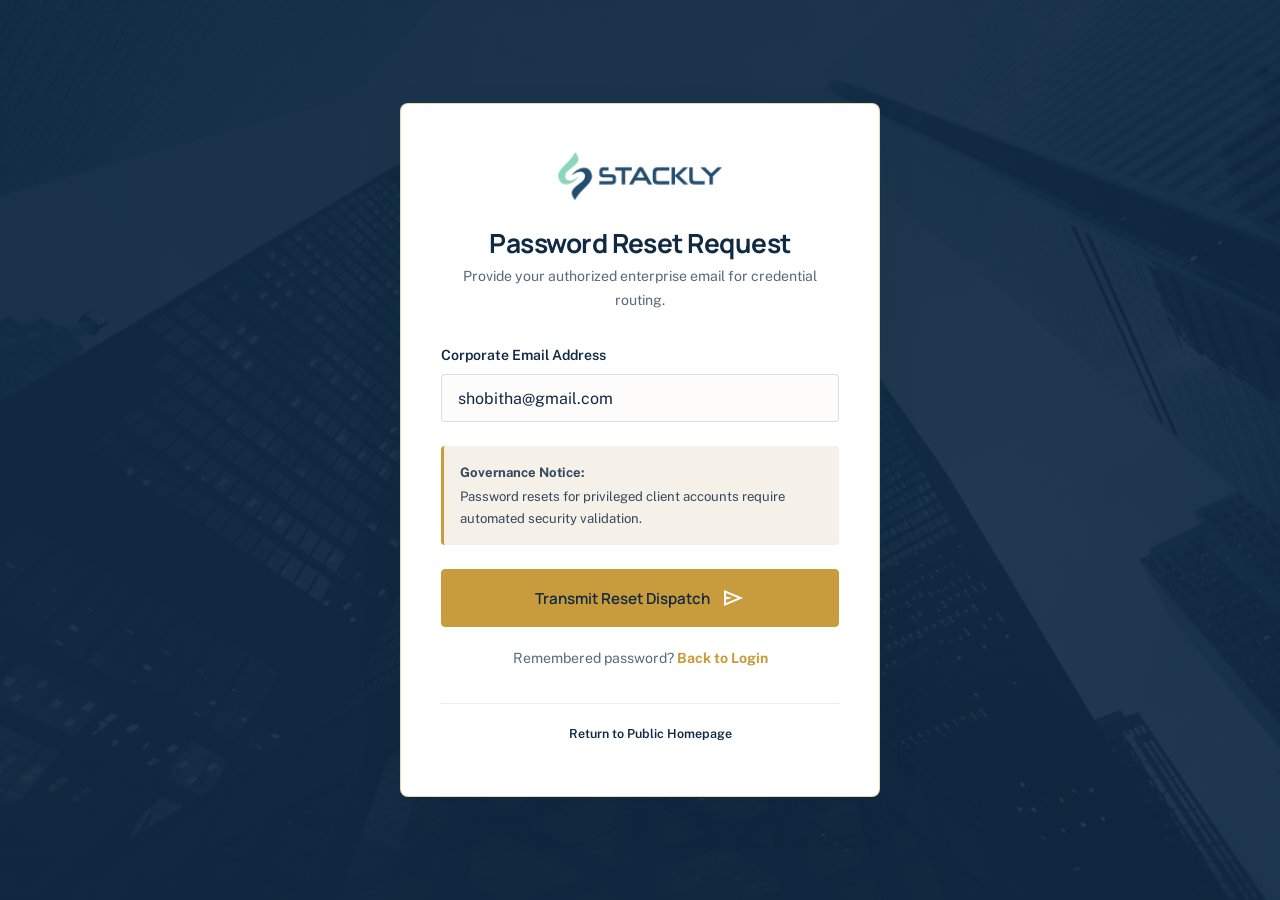
<file: forgot-password.html>
<!DOCTYPE html>
<html lang="en">
<head>
    <meta charset="UTF-8">
    <meta name="viewport" content="width=device-width, initial-scale=1.0">
    <title>Credential Recovery | STACKLY Risk Management</title>
    <!-- Google Fonts & Material Symbols (No SVGs, No Emojis) -->
    <link rel="preconnect" href="https://fonts.googleapis.com">
    <link rel="preconnect" href="https://fonts.gstatic.com" crossorigin>
    <link rel="stylesheet" href="https://fonts.googleapis.com/css2?family=Manrope:wght@300;400;500;600;700;800&family=Public+Sans:wght@300;400;500;600;700&display=swap">
    <link rel="stylesheet" href="https://fonts.googleapis.com/css2?family=Material+Symbols+Outlined:opsz,wght,FILL,GRAD@20..48,100..700,0..1,-50..200">
    <link rel="stylesheet" href="./css/style.css">
    <script>
        // Prompt requirement: "Forgot password must redirect to: 404.html"
        function handleRecovery(e) {
            e.preventDefault();
            window.location.href = './404.html';
        }
    </script>
</head>
<body>

    <!-- PRELOADER -->
    <div class="preloader">
        <div class="preloader-inner">
            <img src="./images/logo-dark.webp" alt="STACKLY Logo" class="preloader-logo">
            <div class="preloader-bar"><span></span></div>
            <div class="preloader-text">Securing Session</div>
        </div>
    </div>

    <div class="auth-page-wrap">
        <div class="auth-card fade-up active">
            <div class="auth-header">
                <a href="./index.html" class="auth-logo">
                    <img src="./images/logo-dark.webp" alt="STACKLY Logo">
                </a>
                <h1 style="font-size: 1.65rem; color: var(--primary); margin-bottom: 0.35rem;">Password Reset Request</h1>
                <p style="font-size: 0.88rem; color: var(--primary-70);">Provide your authorized enterprise email for credential routing.</p>
            </div>

            <form onsubmit="handleRecovery(event)" novalidate>
                <div class="form-group">
                    <label for="recovery-email" class="form-label">Corporate Email Address</label>
                    <input type="email" id="recovery-email" class="form-control" placeholder="name@company.com" required value="shobitha@gmail.com">
                </div>

                <div style="background: var(--accent); padding: 1rem; border-radius: 4px; border-left: 3px solid var(--secondary); margin-bottom: 1.5rem; font-size: 0.82rem; color: var(--primary-85);">
                    <div style="font-weight: 700; margin-bottom: 2px;">Governance Notice:</div>
                    Password resets for privileged client accounts require automated security validation.
                </div>

                <button type="submit" class="btn btn-primary" style="width: 100%; padding: 1rem; margin-bottom: 1.25rem;">
                    <span>Transmit Reset Dispatch</span>
                    <span class="material-symbols-outlined">send</span>
                </button>

                <div style="text-align: center; font-size: 0.88rem; color: var(--primary-70);">
                    Remembered password? <a href="./login.html" style="color: var(--secondary); font-weight: 700;">Back to Login</a>
                </div>
            </form>

            <div style="margin-top: 2rem; padding-top: 1.25rem; border-top: 1px solid var(--primary-08); text-align: center; font-size: 0.78rem;">
                <a href="./index.html" style="color: var(--primary); font-weight: 600; display: inline-flex; align-items: center; gap: 4px;">
                    <span class="material-symbols-outlined" style="font-size: 16px;">arrow_back</span>
                    <span>Return to Public Homepage</span>
                </a>
            </div>
        </div>
    </div>

</body>
</html>
</file>
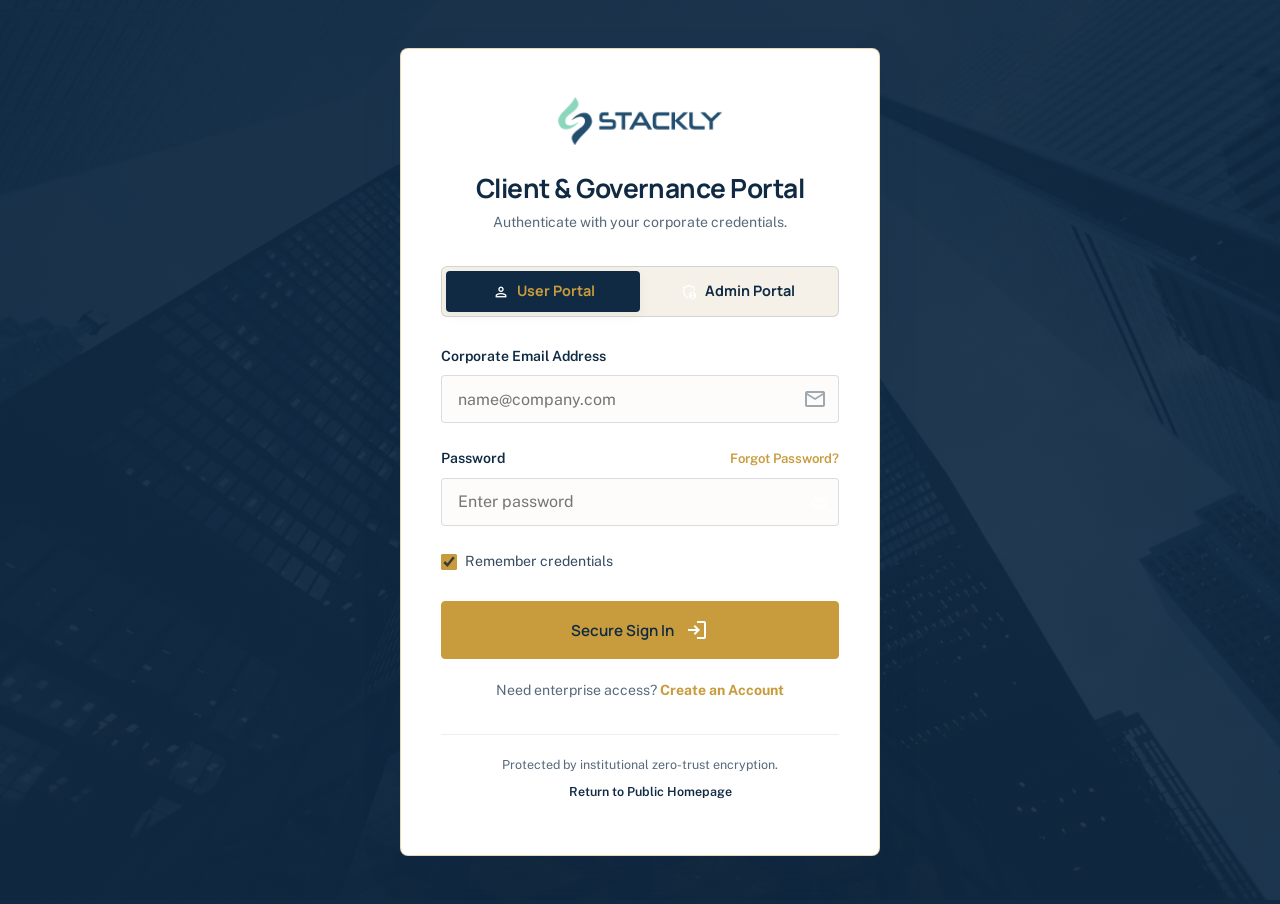
<file: login.html>
<!DOCTYPE html>
<html lang="en">
<head>
    <meta charset="UTF-8">
    <meta name="viewport" content="width=device-width, initial-scale=1.0">
    <title>Enterprise Login | STACKLY Risk Management</title>
    <meta name="description" content="Secure client and administrator login portal for STACKLY Risk Intelligence platform.">
    <!-- Google Fonts & Material Symbols (No SVGs, No Emojis) -->
    <link rel="preconnect" href="https://fonts.googleapis.com">
    <link rel="preconnect" href="https://fonts.gstatic.com" crossorigin>
    <link rel="stylesheet" href="https://fonts.googleapis.com/css2?family=Manrope:wght@300;400;500;600;700;800&family=Public+Sans:wght@300;400;500;600;700&display=swap">
    <link rel="stylesheet" href="https://fonts.googleapis.com/css2?family=Material+Symbols+Outlined:opsz,wght,FILL,GRAD@20..48,100..700,0..1,-50..200">
    <link rel="stylesheet" href="./css/style.css">
</head>
<body>

    <!-- PRELOADER -->
    <!-- <div class="preloader">
        <div class="preloader-inner">
            <img src="./images/logo-dark.webp" alt="STACKLY Logo" class="preloader-logo">
            <div class="preloader-bar"><span></span></div>
            <div class="preloader-text">Securing Session</div>
        </div>
    </div> -->

    

    <div class="auth-page-wrap">
        <div class="auth-card fade-up active">
            <div class="auth-header">
                <a href="./index.html" class="auth-logo">
                    <img src="./images/logo-dark.webp" alt="STACKLY Logo">
                </a>
                <h1 style="font-size: 1.65rem; color: var(--primary); margin-bottom: 0.35rem;">Client &amp; Governance Portal</h1>
                <p style="font-size: 0.88rem; color: var(--primary-70);">Authenticate with your corporate credentials.</p>
            </div>

            <!-- Role Selector: User vs Admin -->
            <div class="auth-role-toggle">
                <button type="button" class="role-btn active" data-role="User">
                    <span class="material-symbols-outlined" style="font-size: 18px; vertical-align: middle; margin-right: 4px;">person</span>
                    User Portal
                </button>
                <button type="button" class="role-btn" data-role="Admin">
                    <span class="material-symbols-outlined" style="font-size: 18px; vertical-align: middle; margin-right: 4px;">admin_panel_settings</span>
                    Admin Portal
                </button>
            </div>

            <form id="stackly-login-form" novalidate>
                <input type="hidden" id="auth-role-input" value="User">

                <div class="form-group">
                    <label for="login-email" class="form-label">Corporate Email Address</label>
                    <div style="position: relative;">
                        <input type="email" id="login-email" class="form-control" placeholder="name@company.com" required>
                        <span class="material-symbols-outlined" style="position: absolute; right: 12px; top: 50%; transform: translateY(-50%); color: var(--primary-40); pointer-events: none;">mail</span>
                    </div>
                    <div class="form-error" id="login-email-error"></div>
                </div>

                <div class="form-group">
                    <div style="display: flex; justify-content: space-between; align-items: center; margin-bottom: 0.45rem;">
                        <label for="login-password" class="form-label" style="margin-bottom: 0;">Password</label>
                        <a href="./forgot-password.html" class="forgot-password-link" style="font-size: 0.82rem; color: var(--secondary); font-weight: 600;">Forgot Password?</a>
                    </div>
                    <div style="position: relative;">
                        <input type="password" id="login-password" class="form-control" placeholder="Enter password" required>
                        <button type="button" class="password-toggle-btn" data-target="login-password" style="position: absolute; right: 10px; top: 50%; transform: translateY(-50%); color: var(--primary-70); cursor: pointer;" aria-label="Toggle password visibility">
                            <span class="material-symbols-outlined" style="font-size: 20px;">visibility</span>
                        </button>
                    </div>
                    <div class="form-error" id="login-password-error"></div>
                </div>

                <div style="display: flex; align-items: center; justify-content: space-between; margin-bottom: 1.75rem; font-size: 0.88rem;">
                    <label style="display: flex; align-items: center; gap: 0.5rem; cursor: pointer; color: var(--primary-85);">
                        <input type="checkbox" id="login-remember" checked style="accent-color: var(--secondary); width: 16px; height: 16px;">
                        <span>Remember credentials</span>
                    </label>
                </div>

                <button type="submit" class="btn btn-primary" style="width: 100%; padding: 1rem; margin-bottom: 1.25rem;">
                    <span>Secure Sign In</span>
                    <span class="material-symbols-outlined">login</span>
                </button>

                <div style="text-align: center; font-size: 0.88rem; color: var(--primary-70);">
                    Need enterprise access? <a href="./register.html" style="color: var(--secondary); font-weight: 700;">Create an Account</a>
                </div>
            </form>

            <div style="margin-top: 2rem; padding-top: 1.25rem; border-top: 1px solid var(--primary-08); text-align: center; font-size: 0.78rem; color: var(--primary-70);">
                Protected by institutional zero-trust encryption.<br>
                <a href="./index.html" style="color: var(--primary); font-weight: 600; display: inline-flex; align-items: center; gap: 4px; margin-top: 6px;">
                    <span class="material-symbols-outlined" style="font-size: 16px;">arrow_back</span>
                    <span>Return to Public Homepage</span>
                </a>
            </div>
        </div>
    </div>

    <script src="./js/auth.js" defer></script>
</body>
</html>
</file>
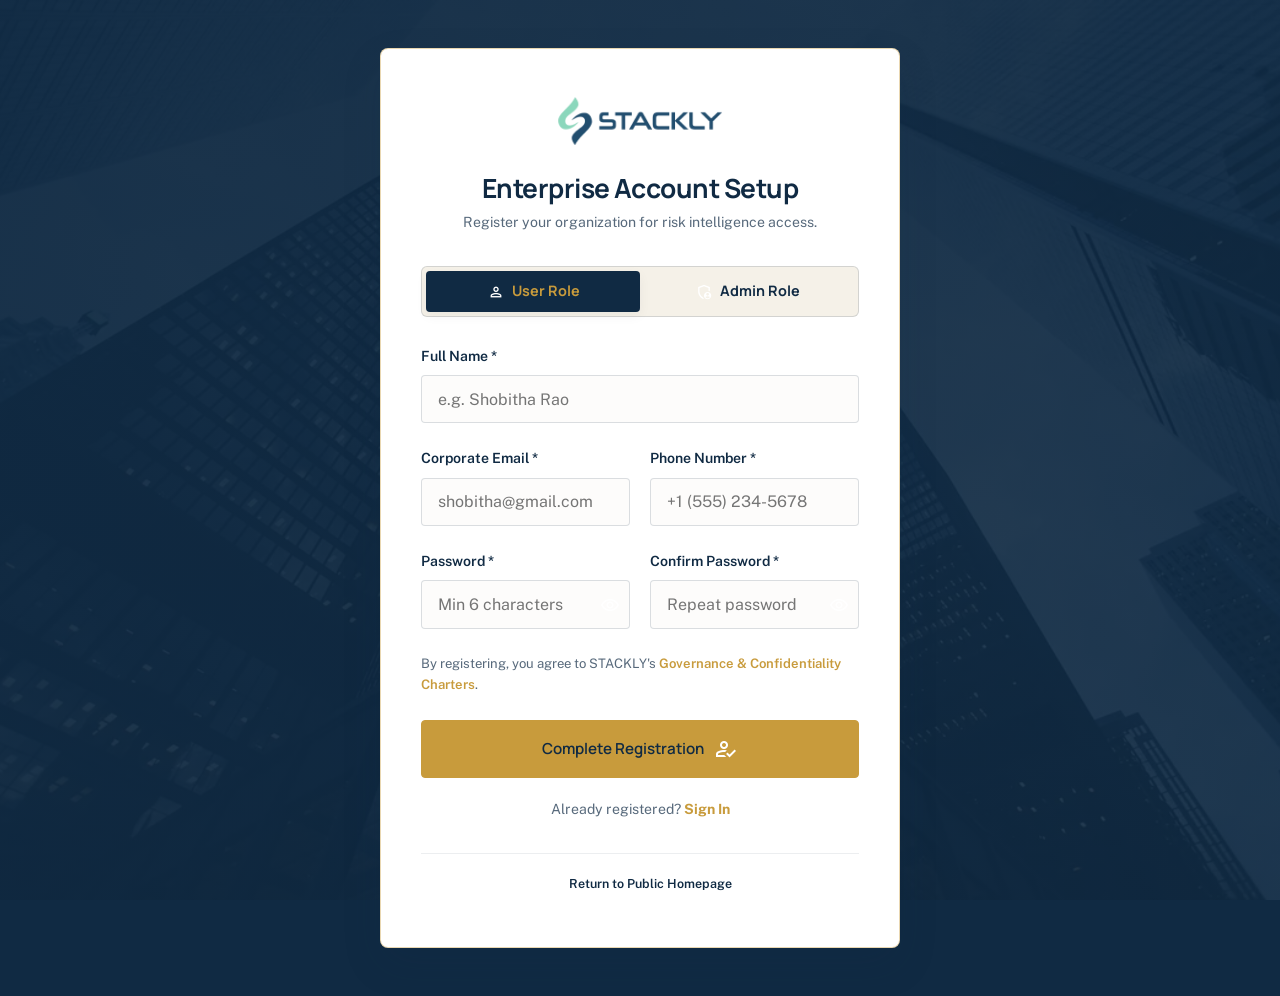
<file: register.html>
<!DOCTYPE html>
<html lang="en">
<head>
    <meta charset="UTF-8">
    <meta name="viewport" content="width=device-width, initial-scale=1.0">
    <title>Enterprise Registration | STACKLY Risk Management</title>
    <meta name="description" content="Register an enterprise account for STACKLY Risk Management intelligence portal.">
    <!-- Google Fonts & Material Symbols (No SVGs, No Emojis) -->
    <link rel="preconnect" href="https://fonts.googleapis.com">
    <link rel="preconnect" href="https://fonts.gstatic.com" crossorigin>
    <link rel="stylesheet" href="https://fonts.googleapis.com/css2?family=Manrope:wght@300;400;500;600;700;800&family=Public+Sans:wght@300;400;500;600;700&display=swap">
    <link rel="stylesheet" href="https://fonts.googleapis.com/css2?family=Material+Symbols+Outlined:opsz,wght,FILL,GRAD@20..48,100..700,0..1,-50..200">
    <link rel="stylesheet" href="./css/style.css">
</head>
<body>

    <!-- PRELOADER -->
    <!-- <div class="preloader">
        <div class="preloader-inner">
            <img src="./images/logo-dark.webp" alt="STACKLY Logo" class="preloader-logo">
            <div class="preloader-bar"><span></span></div>
            <div class="preloader-text">Securing Session</div>
        </div>
    </div> -->

    <div class="auth-page-wrap">
        <div class="auth-card fade-up active" style="max-width: 520px;">
            <div class="auth-header">
                <a href="./index.html" class="auth-logo">
                    <img src="./images/logo-dark.webp" alt="STACKLY Logo">
                </a>
                <h1 style="font-size: 1.65rem; color: var(--primary); margin-bottom: 0.35rem;">Enterprise Account Setup</h1>
                <p style="font-size: 0.88rem; color: var(--primary-70);">Register your organization for risk intelligence access.</p>
            </div>

            <!-- Role Selector: User vs Admin -->
            <div class="auth-role-toggle">
                <button type="button" class="role-btn active" data-role="User">
                    <span class="material-symbols-outlined" style="font-size: 18px; vertical-align: middle; margin-right: 4px;">person</span>
                    User Role
                </button>
                <button type="button" class="role-btn" data-role="Admin">
                    <span class="material-symbols-outlined" style="font-size: 18px; vertical-align: middle; margin-right: 4px;">admin_panel_settings</span>
                    Admin Role
                </button>
            </div>

            <form id="stackly-register-form" novalidate>
                <input type="hidden" id="auth-role-input" value="User">

                <div class="form-group">
                    <label for="register-name" class="form-label">Full Name *</label>
                    <input type="text" id="register-name" class="form-control" placeholder="e.g. Shobitha Rao" required>
                    <div class="form-error" id="register-name-error"></div>
                </div>

                <div class="form-row">
                    <div class="form-group">
                        <label for="register-email" class="form-label">Corporate Email *</label>
                        <input type="email" id="register-email" class="form-control" placeholder="shobitha@gmail.com" required>
                        <div class="form-error" id="register-email-error"></div>
                    </div>
                    <div class="form-group">
                        <label for="register-phone" class="form-label">Phone Number *</label>
                        <input type="tel" id="register-phone" class="form-control" placeholder="+1 (555) 234-5678" required>
                        <div class="form-error" id="register-phone-error"></div>
                    </div>
                </div>

                <div class="form-row">
                    <div class="form-group">
                        <label for="register-password" class="form-label">Password *</label>
                        <div style="position: relative;">
                            <input type="password" id="register-password" class="form-control" placeholder="Min 6 characters" required>
                            <button type="button" class="password-toggle-btn" data-target="register-password" style="position: absolute; right: 10px; top: 50%; transform: translateY(-50%); color: var(--primary-70); cursor: pointer;" aria-label="Toggle password visibility">
                                <span class="material-symbols-outlined" style="font-size: 20px;">visibility</span>
                            </button>
                        </div>
                        <div class="form-error" id="register-password-error"></div>
                    </div>
                    <div class="form-group">
                        <label for="register-confirm-password" class="form-label">Confirm Password *</label>
                        <div style="position: relative;">
                            <input type="password" id="register-confirm-password" class="form-control" placeholder="Repeat password" required>
                            <button type="button" class="password-toggle-btn" data-target="register-confirm-password" style="position: absolute; right: 10px; top: 50%; transform: translateY(-50%); color: var(--primary-70); cursor: pointer;" aria-label="Toggle password visibility">
                                <span class="material-symbols-outlined" style="font-size: 20px;">visibility</span>
                            </button>
                        </div>
                        <div class="form-error" id="register-confirm-error"></div>
                    </div>
                </div>

                <div style="margin-bottom: 1.5rem; font-size: 0.82rem; color: var(--primary-70);">
                    By registering, you agree to STACKLY's <a href="./404.html" style="color: var(--secondary); font-weight: 600;">Governance &amp; Confidentiality Charters</a>.
                </div>

                <button type="submit" class="btn btn-primary" style="width: 100%; padding: 1rem; margin-bottom: 1.25rem;">
                    <span>Complete Registration</span>
                    <span class="material-symbols-outlined">how_to_reg</span>
                </button>

                <div style="text-align: center; font-size: 0.88rem; color: var(--primary-70);">
                    Already registered? <a href="./login.html" style="color: var(--secondary); font-weight: 700;">Sign In</a>
                </div>
            </form>

            <div style="margin-top: 2rem; padding-top: 1.25rem; border-top: 1px solid var(--primary-08); text-align: center; font-size: 0.78rem; color: var(--primary-70);">
                <a href="./index.html" style="color: var(--primary); font-weight: 600; display: inline-flex; align-items: center; gap: 4px;">
                    <span class="material-symbols-outlined" style="font-size: 16px;">arrow_back</span>
                    <span>Return to Public Homepage</span>
                </a>
            </div>
        </div>
    </div>

    <script src="./js/auth.js" defer></script>
</body>
</html>
</file>
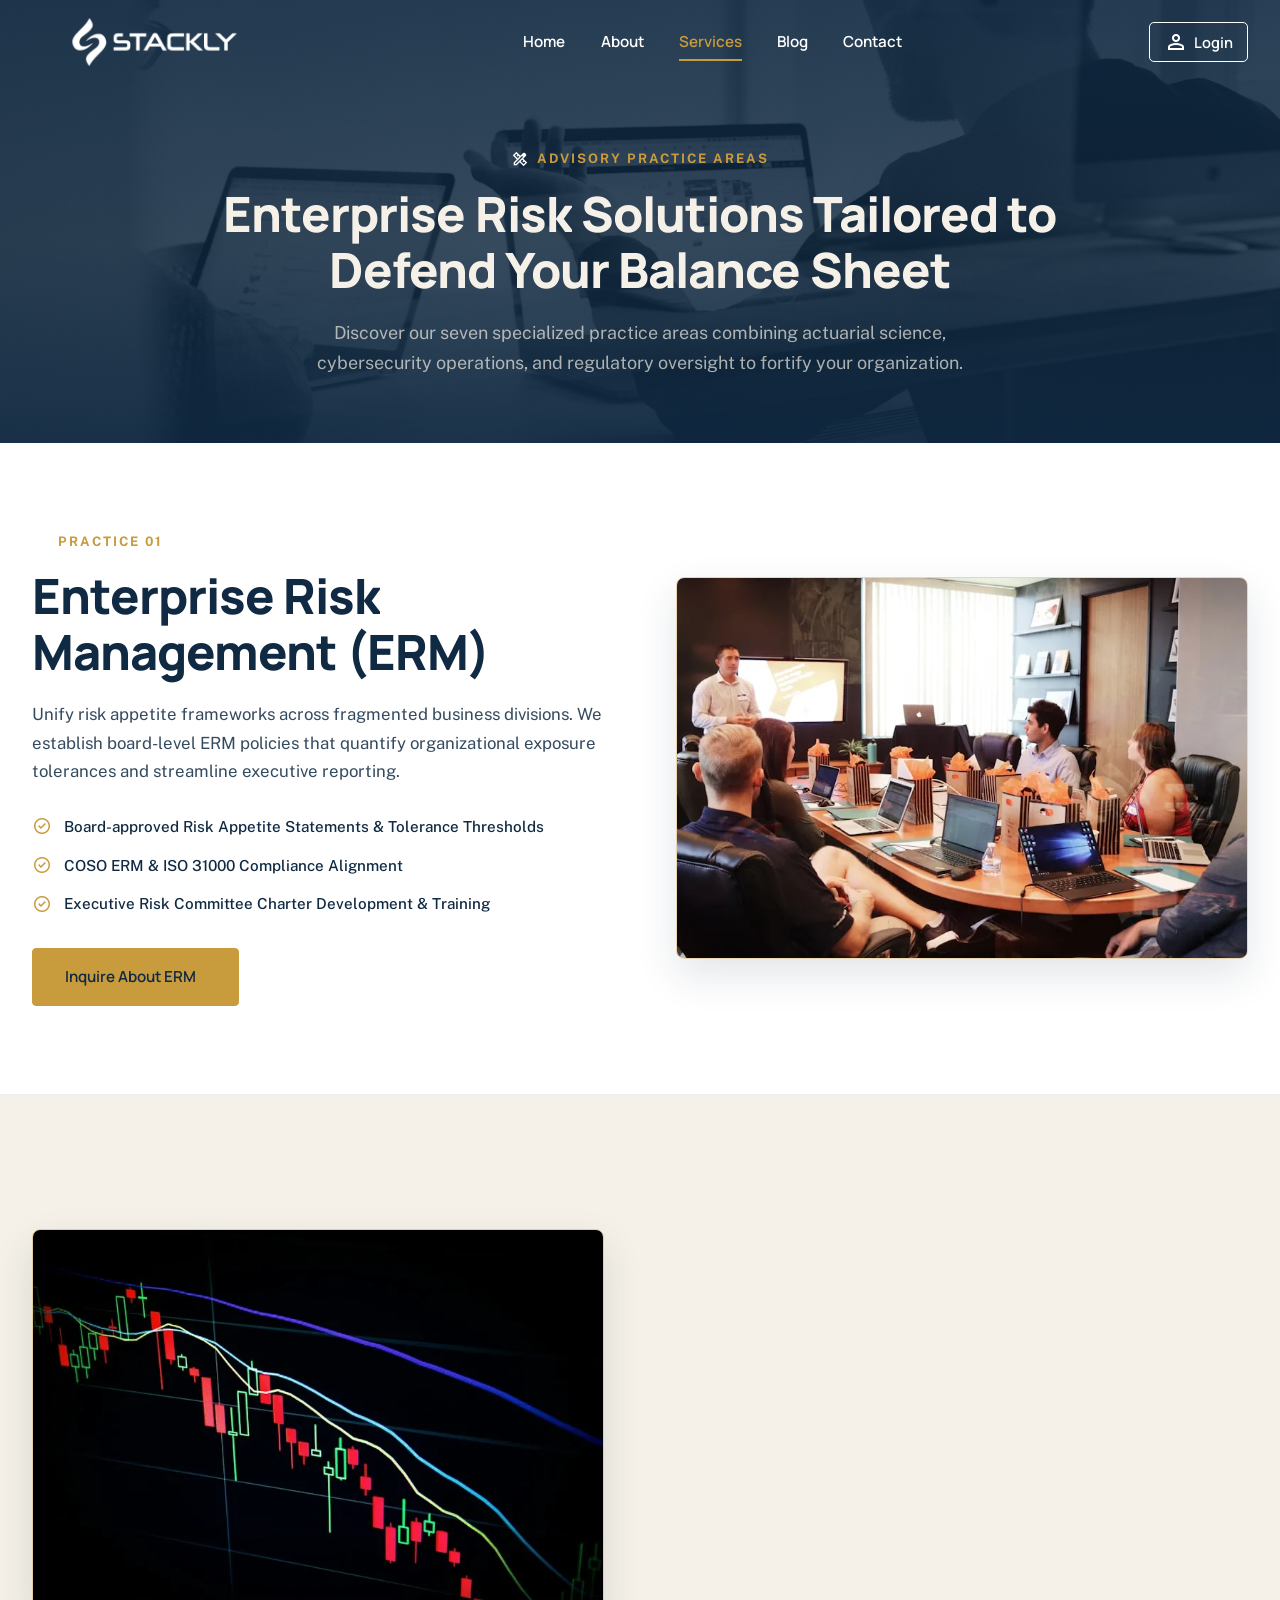
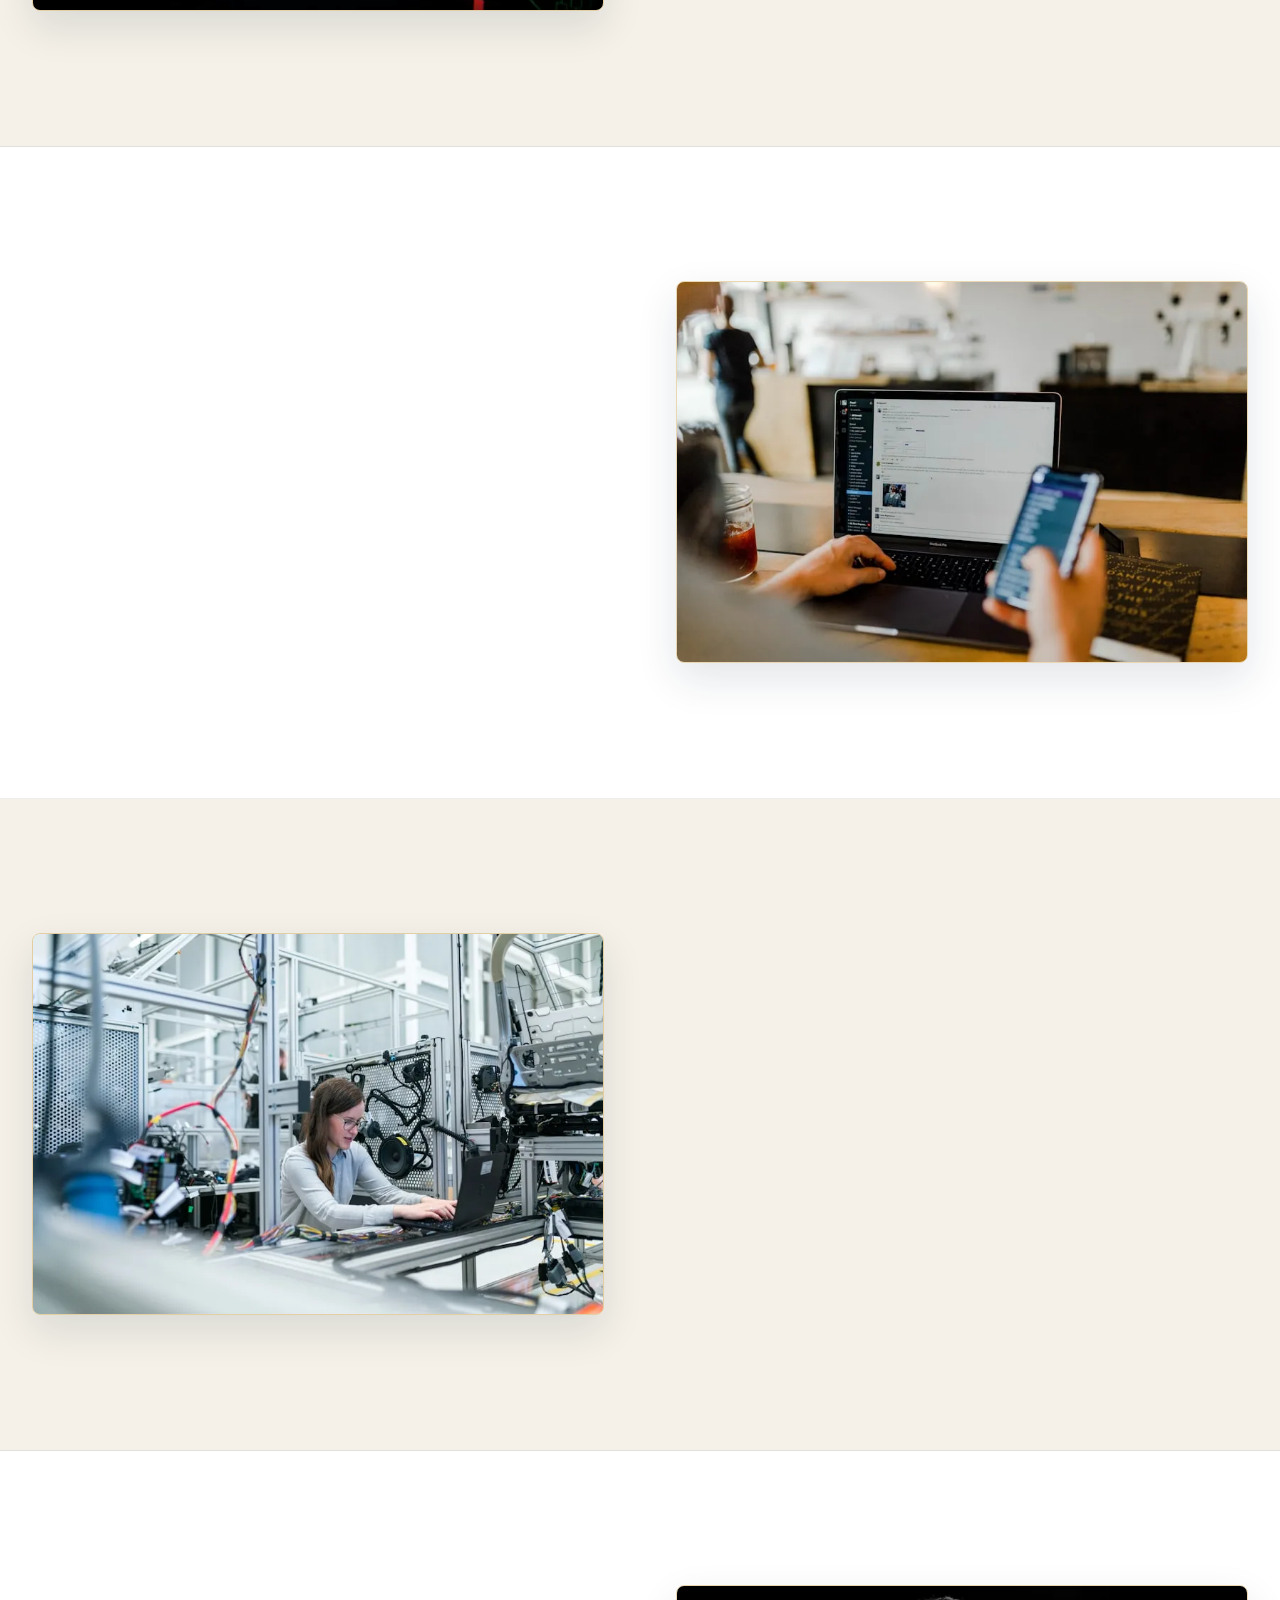
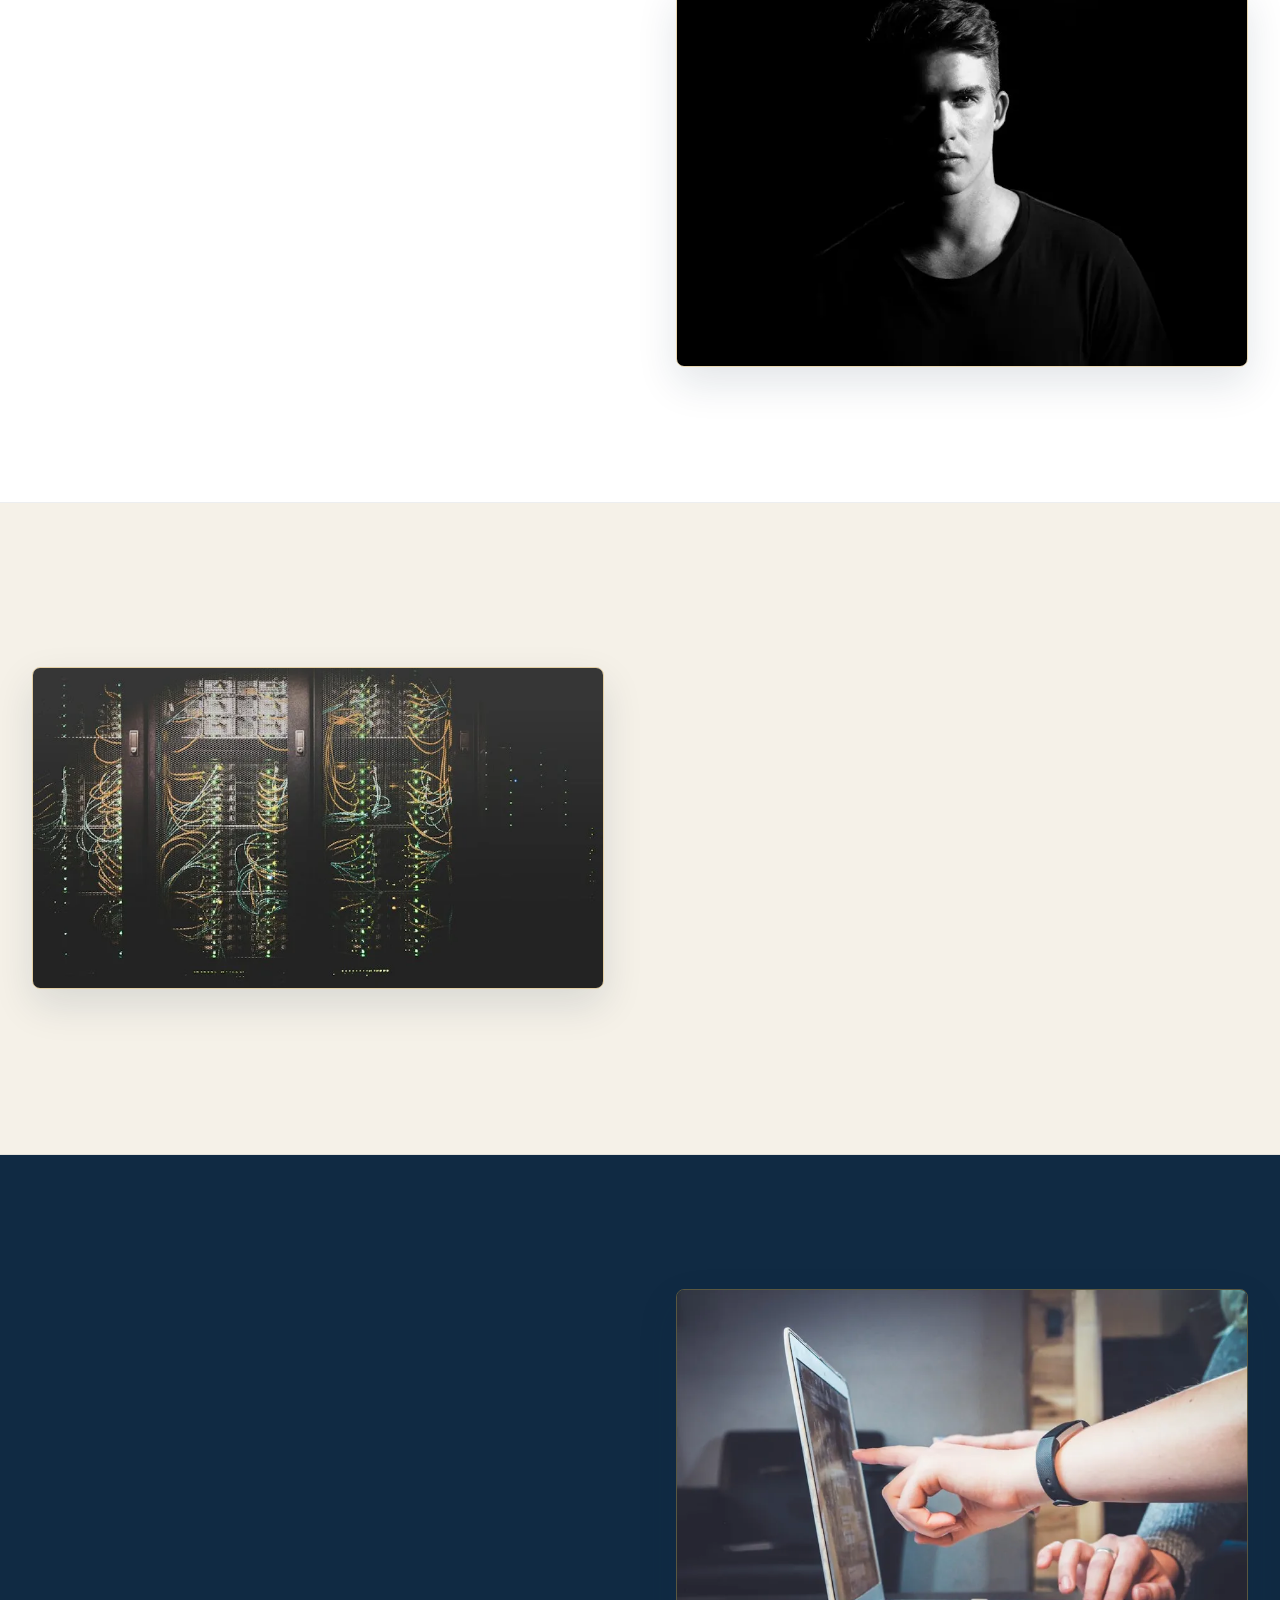
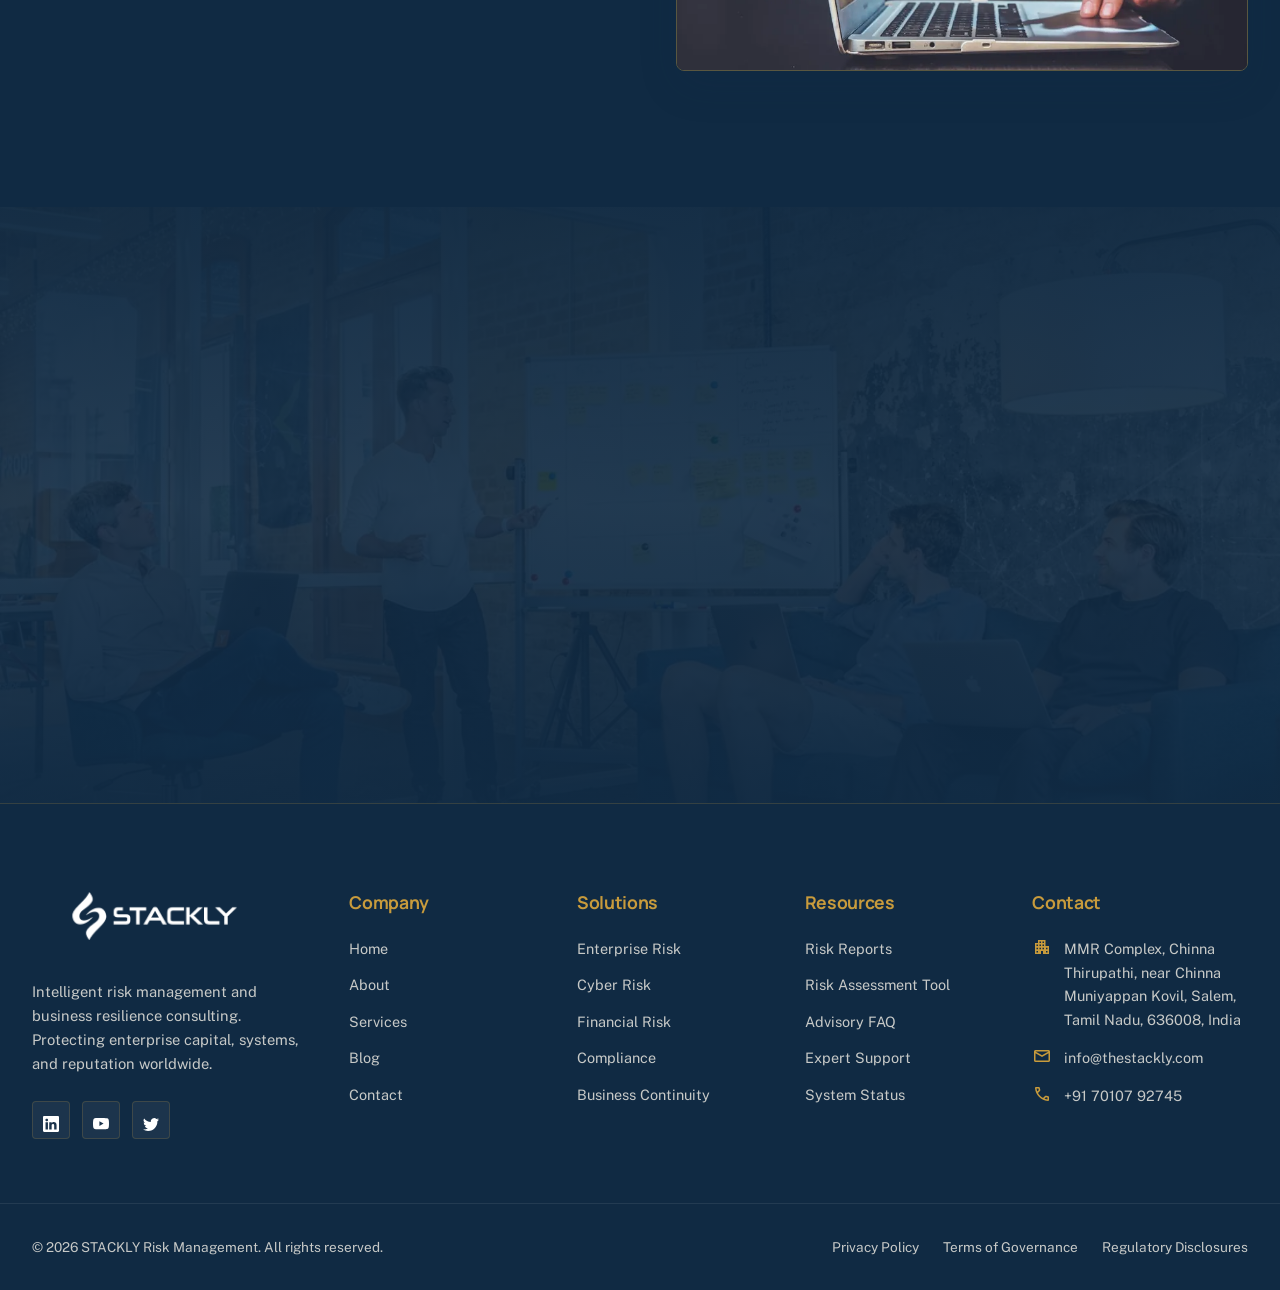
<file: services.html>
<!DOCTYPE html>
<html lang="en">
<head>
    <meta charset="UTF-8">
    <meta name="viewport" content="width=device-width, initial-scale=1.0">
    <title>Services | STACKLY Risk Management</title>
    <meta name="description" content="Explore STACKLY's enterprise risk management, financial hedging, cyber defense, operational resilience, and compliance advisory services.">
    <!-- Google Fonts & Material Symbols (No SVGs, No Emojis) -->
    <link rel="preconnect" href="https://fonts.googleapis.com">
    <link rel="preconnect" href="https://fonts.gstatic.com" crossorigin>
    <link rel="stylesheet" href="https://fonts.googleapis.com/css2?family=Manrope:wght@300;400;500;600;700;800&family=Public+Sans:wght@300;400;500;600;700&display=swap">
    <link rel="stylesheet" href="https://fonts.googleapis.com/css2?family=Material+Symbols+Outlined:opsz,wght,FILL,GRAD@20..48,100..700,0..1,-50..200">
    <link rel="stylesheet" href="./css/style.css">
</head>
<body>

    <!-- PRELOADER -->
    <div class="preloader">
        <div class="preloader-inner">
            <img src="./images/logo-dark.webp" alt="STACKLY Logo" class="preloader-logo">
            <div class="preloader-bar"><span></span></div>
            <div class="preloader-text">Securing Session</div>
        </div>
    </div>

    <!-- STICKY HEADER -->
    <header class="site-header">
        <div class="container header-inner">
            <a href="./index.html" class="nav-logo">
                <img src="./images/logo-dark.webp" alt="STACKLY Logo" class="nav-logo-img">
            </a>

            <nav class="nav-menu" aria-label="Main Navigation">
                <a href="./index.html" class="nav-link">Home</a>
                <a href="./about.html" class="nav-link">About</a>
                <a href="./services.html" class="nav-link active">Services</a>
                <a href="./blog.html" class="nav-link">Blog</a>
                <a href="./contact.html" class="nav-link">Contact</a>
            </nav>

            <div class="header-actions">
                <a href="./login.html" class="header-login">
                    <span class="material-symbols-outlined">person</span>
                    <span>Login</span>
                </a>
                <!-- <a href="./contact.html" class="btn btn-primary">
                    <span>Get Started</span>
                    <span class="material-symbols-outlined">arrow_forward</span>
                </a> -->
                <button type="button" class="hamburger-btn" aria-label="Open Mobile Menu">
                    <span class="material-symbols-outlined">menu</span>
                </button>
            </div>
        </div>
    </header>

    <!-- MOBILE MENU OVERLAY -->
    <div class="mobile-nav-overlay" aria-hidden="true">
        <div style="display: flex; justify-content: space-between; align-items: center; margin-bottom: 2rem;">
            <!-- <a href="./index.html" class="nav-logo">
                <img src="./images/logo-dark.webp" alt="STACKLY Logo" class="nav-logo-img" style="filter: brightness(0) invert(1);">
            </a> -->
            <button type="button" class="mobile-nav-close" style="color: var(--accent); cursor: pointer;" aria-label="Close Menu">
                <span class="material-symbols-outlined" style="font-size: 32px;">close</span>
            </button>
        </div>
        <div class="mobile-nav-links">
            <a href="./index.html" class="mobile-nav-link">Home <span class="material-symbols-outlined">chevron_right</span></a>
            <a href="./about.html" class="mobile-nav-link">About <span class="material-symbols-outlined">chevron_right</span></a>
            <a href="./services.html" class="mobile-nav-link active">Services <span class="material-symbols-outlined">chevron_right</span></a>
            <a href="./blog.html" class="mobile-nav-link">Blog <span class="material-symbols-outlined">chevron_right</span></a>
            <a href="./contact.html" class="mobile-nav-link">Contact <span class="material-symbols-outlined">chevron_right</span></a>
        </div>
        <div class="mobile-nav-actions">
            <a href="./login.html" class="btn btn-secondary" style="border-color: var(--secondary); color: var(--accent); width: 100%;">
                <span style="color: #000;" class="material-symbols-outlined">login</span>
                <span style="color: #000;">Client Login</span>
            </a>
            <!-- <a href="./contact.html" class="btn btn-primary" style="width: 100%;">
                <span>Get Started</span>
                <span class="material-symbols-outlined">arrow_forward</span>
            </a> -->
        </div>
    </div>

    <!-- MAIN CONTENT: EXACTLY 9 SECTIONS -->
    <main>

        <!-- 01 — SERVICES HERO -->
        <section class="section about-hero" id="services-hero">
            <div class="container text-center">
                <div class="section-eyebrow">
                    <span class="material-symbols-outlined">design_services</span>
                    <span>Advisory Practice Areas</span>
                </div>
                <h1 class="section-title" style="max-width: 900px; margin-left: auto; margin-right: auto;">
                    Enterprise Risk Solutions Tailored to Defend Your Balance Sheet
                </h1>
                <p class="section-subtitle" style="margin-left: auto; margin-right: auto;">
                    Discover our seven specialized practice areas combining actuarial science, cybersecurity operations, and regulatory oversight to fortify your organization.
                </p>
            </div>
        </section>

        <!-- 02 — ENTERPRISE RISK MANAGEMENT -->
        <section class="section service-detail-section section-white" id="erm">
            <div class="container service-split-row">
                <div class="service-detail-content fade-up">
                    <div class="section-eyebrow">
                        <span class="material-symbols-outlined">corporate_fare</span>
                        <span>Practice 01</span>
                    </div>
                    <h2 class="section-title">Enterprise Risk Management (ERM)</h2>
                    <p style="color: var(--primary-85); font-size: 1.05rem; line-height: 1.7; margin-bottom: 1rem;">
                        Unify risk appetite frameworks across fragmented business divisions. We establish board-level ERM policies that quantify organizational exposure tolerances and streamline executive reporting.
                    </p>
                    <div class="service-feature-list">
                        <div class="service-feature-item">
                            <span class="material-symbols-outlined">check_circle</span>
                            <span>Board-approved Risk Appetite Statements &amp; Tolerance Thresholds</span>
                        </div>
                        <div class="service-feature-item">
                            <span class="material-symbols-outlined">check_circle</span>
                            <span>COSO ERM &amp; ISO 31000 Compliance Alignment</span>
                        </div>
                        <div class="service-feature-item">
                            <span class="material-symbols-outlined">check_circle</span>
                            <span>Executive Risk Committee Charter Development &amp; Training</span>
                        </div>
                    </div>
                    <a href="./404.html" class="btn btn-primary">
                        <span>Inquire About ERM</span>
                        <span class="material-symbols-outlined"></span>
                    </a>
                </div>

                <div class="about-img-frame clip-reveal">
                    <img src="./images/service-erm.webp" alt="Enterprise risk management strategic advisory session" loading="lazy">
                </div>
            </div>
        </section>

        <!-- 03 — FINANCIAL RISK MANAGEMENT -->
        <section class="section service-detail-section section-accent" id="financial">
            <div class="container service-split-row reversed">
                <div class="service-detail-content fade-up">
                    <div class="section-eyebrow">
                        <span class="material-symbols-outlined">payments</span>
                        <span>Practice 02</span>
                    </div>
                    <h2 class="section-title">Financial Risk Management</h2>
                    <p style="color: var(--primary-85); font-size: 1.05rem; line-height: 1.7; margin-bottom: 1rem;">
                        Protect enterprise working capital and investment liquidity. Our quantitative models evaluate counterparty solvency, currency exchange volatility, and interest rate sensitivity under extreme macro scenarios.
                    </p>
                    <div class="service-feature-list">
                        <div class="service-feature-item">
                            <span class="material-symbols-outlined">check_circle</span>
                            <span>Dynamic Liquidity Stress Testing &amp; Capital Reserve Buffers</span>
                        </div>
                        <div class="service-feature-item">
                            <span class="material-symbols-outlined">check_circle</span>
                            <span>Cross-Border Foreign Exchange (FX) Corridor Hedging Strategies</span>
                        </div>
                        <div class="service-feature-item">
                            <span class="material-symbols-outlined">check_circle</span>
                            <span>Credit Default &amp; Counterparty Solvency Scoring</span>
                        </div>
                    </div>
                    <a href="./404.html" class="btn btn-primary">
                        <span>Consult on Financial Risk</span>
                        <span class="material-symbols-outlined"></span>
                    </a>
                </div>

                <div class="about-img-frame clip-reveal">
                    <img src="./images/service-financial.webp" alt="Financial risk analysis and market analytics" loading="lazy">
                </div>
            </div>
        </section>

        <!-- 04 — CYBER RISK MANAGEMENT -->
        <section class="section service-detail-section section-white" id="cyber">
            <div class="container service-split-row">
                <div class="service-detail-content fade-up">
                    <div class="section-eyebrow">
                        <span class="material-symbols-outlined">security</span>
                        <span>Practice 03</span>
                    </div>
                    <h2 class="section-title">Cyber Risk &amp; Information Security</h2>
                    <p style="color: var(--primary-85); font-size: 1.05rem; line-height: 1.7; margin-bottom: 1rem;">
                        Anticipate modern adversarial campaigns before data exfiltration occurs. We conduct zero-trust architecture evaluations, third-party software supply chain audits, and ransomware breach simulation drills.
                    </p>
                    <div class="service-feature-list">
                        <div class="service-feature-item">
                            <span class="material-symbols-outlined">check_circle</span>
                            <span>Cloud Infrastructure &amp; Multi-Tenant Attack Surface Auditing</span>
                        </div>
                        <div class="service-feature-item">
                            <span class="material-symbols-outlined">check_circle</span>
                            <span>Zero-Day Vulnerability Triage &amp; Patch Governance</span>
                        </div>
                        <div class="service-feature-item">
                            <span class="material-symbols-outlined">check_circle</span>
                            <span>Ransomware Extortion Simulation &amp; C-Suite Crisis Playbooks</span>
                        </div>
                    </div>
                    <a href="./404.html" class="btn btn-primary">
                        <span>Fortify Cyber Defense</span>
                        <span class="material-symbols-outlined"></span>
                    </a>
                </div>

                <div class="about-img-frame clip-reveal">
                    <img src="./images/service-cyber.webp" alt="Cybersecurity intelligence and threat monitoring hub" loading="lazy">
                </div>
            </div>
        </section>

        <!-- 05 — OPERATIONAL RISK MANAGEMENT -->
        <section class="section service-detail-section section-accent" id="operational">
            <div class="container service-split-row reversed">
                <div class="service-detail-content fade-up">
                    <div class="section-eyebrow">
                        <span class="material-symbols-outlined">precision_manufacturing</span>
                        <span>Practice 04</span>
                    </div>
                    <h2 class="section-title">Operational Risk Management</h2>
                    <p style="color: var(--primary-85); font-size: 1.05rem; line-height: 1.7; margin-bottom: 1rem;">
                        Identify single points of failure across automated production plants, key distribution centers, and critical vendor dependencies. Minimize downtime with rigorous root-cause failure analysis.
                    </p>
                    <div class="service-feature-list">
                        <div class="service-feature-item">
                            <span class="material-symbols-outlined">check_circle</span>
                            <span>Supply Chain Bottleneck &amp; Vendor Concentration Diagnostics</span>
                        </div>
                        <div class="service-feature-item">
                            <span class="material-symbols-outlined">check_circle</span>
                            <span>Manufacturing Plant Equipment Uptime Failover Engineering</span>
                        </div>
                        <div class="service-feature-item">
                            <span class="material-symbols-outlined">check_circle</span>
                            <span>Operational Loss Data Collection &amp; Predictive Root Cause Analysis</span>
                        </div>
                    </div>
                    <a href="./404.html" class="btn btn-primary">
                        <span>Review Operational Controls</span>
                        <span class="material-symbols-outlined"></span>
                    </a>
                </div>

                <div class="about-img-frame clip-reveal">
                    <img src="./images/service-operational.webp" alt="Industrial operations and automated manufacturing monitoring" loading="lazy">
                </div>
            </div>
        </section>

        <!-- 06 — COMPLIANCE & REGULATORY RISK -->
        <section class="section service-detail-section section-white" id="compliance">
            <div class="container service-split-row">
                <div class="service-detail-content fade-up">
                    <div class="section-eyebrow">
                        <span class="material-symbols-outlined">policy</span>
                        <span>Practice 05</span>
                    </div>
                    <h2 class="section-title">Compliance &amp; Regulatory Risk</h2>
                    <p style="color: var(--primary-85); font-size: 1.05rem; line-height: 1.7; margin-bottom: 1rem;">
                        Maintain compliance confidence in an era of rapid legislative shifts. From SEC mandatory cyber disclosures and European AI Act governance to GDPR and ESG audits, we safeguard institutional reputation.
                    </p>
                    <div class="service-feature-list">
                        <div class="service-feature-item">
                            <span class="material-symbols-outlined">check_circle</span>
                            <span>SEC 10-K Risk Factor Disclosures &amp; Materiality Audits</span>
                        </div>
                        <div class="service-feature-item">
                            <span class="material-symbols-outlined">check_circle</span>
                            <span>Cross-Border Sovereign Privacy Mandates (GDPR, CCPA, APPI)</span>
                        </div>
                        <div class="service-feature-item">
                            <span class="material-symbols-outlined">check_circle</span>
                            <span>Emerging Artificial Intelligence (AI) Governance &amp; Ethical Guardrails</span>
                        </div>
                    </div>
                    <a href="./404.html" class="btn btn-primary">
                        <span>Consult Compliance Advisory</span>
                        <span class="material-symbols-outlined"></span>
                    </a>
                </div>

                <div class="about-img-frame clip-reveal">
                    <img src="./images/service-compliance.webp" alt="Regulatory compliance audit and legal documentation" loading="lazy">
                </div>
            </div>
        </section>

        <!-- 07 — BUSINESS CONTINUITY & RESILIENCE -->
        <section class="section service-detail-section section-accent" id="continuity">
            <div class="container service-split-row reversed">
                <div class="service-detail-content fade-up">
                    <div class="section-eyebrow">
                        <span class="material-symbols-outlined">emergency</span>
                        <span>Practice 06</span>
                    </div>
                    <h2 class="section-title">Business Continuity &amp; Crisis Command</h2>
                    <p style="color: var(--primary-85); font-size: 1.05rem; line-height: 1.7; margin-bottom: 1rem;">
                        Ensure business survival during high-impact catastrophic events. We construct dual-redundant IT topologies, crisis communications cascades, and tested command playbooks for immediate execution.
                    </p>
                    <div class="service-feature-list">
                        <div class="service-feature-item">
                            <span class="material-symbols-outlined">check_circle</span>
                            <span>Business Impact Analysis (BIA) with RTO &amp; RPO Modeling</span>
                        </div>
                        <div class="service-feature-item">
                            <span class="material-symbols-outlined">check_circle</span>
                            <span>Multi-Region Cloud Failover &amp; Air-Gapped Backup Validation</span>
                        </div>
                        <div class="service-feature-item">
                            <span class="material-symbols-outlined">check_circle</span>
                            <span>Live Executive Tabletop Crisis Command Simulations</span>
                        </div>
                    </div>
                    <a href="./404.html" class="btn btn-primary">
                        <span>Build Continuity Plan</span>
                        <span class="material-symbols-outlined"></span>
                    </a>
                </div>

                <div class="about-img-frame clip-reveal">
                    <img src="./images/service-continuity.webp" alt="Resilient enterprise data center infrastructure" loading="lazy">
                </div>
            </div>
        </section>

        <!-- 08 — RISK MONITORING & ANALYTICS -->
        <section class="section service-detail-section section-dark" id="monitoring">
            <div class="container service-split-row">
                <div class="service-detail-content fade-up">
                    <div class="section-eyebrow">
                        <span class="material-symbols-outlined">monitoring</span>
                        <span>Practice 07</span>
                    </div>
                    <h2 class="section-title">24/7 Risk Monitoring &amp; Telemetry</h2>
                    <p style="color: var(--accent-80); font-size: 1.05rem; line-height: 1.7; margin-bottom: 1rem;">
                        Never fly blind between quarterly board meetings. Our continuous risk telemetry monitors real-time changes in vendor security postures, liquidity thresholds, and compliance statuses.
                    </p>
                    <div class="service-feature-list">
                        <div class="service-feature-item" style="color: var(--accent);">
                            <span class="material-symbols-outlined" style="color: var(--secondary);">check_circle</span>
                            <span>Automated Key Risk Indicator (KRI) Early-Warning Alerts</span>
                        </div>
                        <div class="service-feature-item" style="color: var(--accent);">
                            <span class="material-symbols-outlined" style="color: var(--secondary);">check_circle</span>
                            <span>Custom Executive Dashboards &amp; Audit Committee Portals</span>
                        </div>
                        <div class="service-feature-item" style="color: var(--accent);">
                            <span class="material-symbols-outlined" style="color: var(--secondary);">check_circle</span>
                            <span>Cryptographic Audit Logging for SEC &amp; Regulatory Review</span>
                        </div>
                    </div>
                    <a href="./404.html" class="btn btn-primary">
                        <span>Launch Analytics Portal</span>
                        <span class="material-symbols-outlined">dashboard</span>
                    </a>
                </div>

                <div class="about-img-frame clip-reveal">
                    <img src="./images/services-monitoring.webp" alt="24/7 continuous enterprise risk intelligence monitoring" loading="lazy">
                </div>
            </div>
        </section>

        <!-- 09 — CTA -->
        <section class="section cta-banner-section" id="services-cta">
            <div class="container cta-banner-card fade-up">
                <div class="section-eyebrow" style="color: var(--secondary); justify-content: center;">
                    <span class="material-symbols-outlined">handshake</span>
                    <span>Direct Engagement</span>
                </div>
                <h2>Partner with STACKLY Risk Advisors</h2>
                <p>
                    From specialized single-domain audits to comprehensive enterprise ERM implementation, our senior partners are ready to protect your business.
                </p>
                <div class="cta-buttons-center">
                    <a href="./contact.html" class="btn btn-primary">
                        <span>Request an Advisory Proposal</span>
                        <span class="material-symbols-outlined"></span>
                    </a>
                    <a href="./login.html" class="btn btn-secondary">
                        <span>Access Client Dashboard</span>
                        <span class="material-symbols-outlined" style="color: #102A43;">login</span>
                    </a>
                </div>
            </div>
        </section>

    </main>

    <!-- FOOTER -->
    <footer class="site-footer">
        <div class="container footer-grid">
            <div class="footer-brand">
                <a href="./index.html" class="nav-logo" style="margin-bottom: 1rem;">
                    <img src="./images/logo-dark.webp" alt="STACKLY Logo" class="nav-logo-img" style="filter: brightness(0) invert(1);">
                </a>
                <p>
                    Intelligent risk management and business resilience consulting. Protecting enterprise capital, systems, and reputation worldwide.
                </p>
                <div class="footer-socials">
                    <a href="./404.html" class="footer-social-link" aria-label="LinkedIn">
                        <span class="material-symbols-outlined"><svg xmlns="http://www.w3.org/2000/svg" width="16" height="16" fill="currentColor" class="bi bi-linkedin" viewBox="0 0 16 16">
  <path d="M0 1.146C0 .513.526 0 1.175 0h13.65C15.474 0 16 .513 16 1.146v13.708c0 .633-.526 1.146-1.175 1.146H1.175C.526 16 0 15.487 0 14.854zm4.943 12.248V6.169H2.542v7.225zm-1.2-8.212c.837 0 1.358-.554 1.358-1.248-.015-.709-.52-1.248-1.342-1.248S2.4 3.226 2.4 3.934c0 .694.521 1.248 1.327 1.248zm4.908 8.212V9.359c0-.216.016-.432.08-.586.173-.431.568-.878 1.232-.878.869 0 1.216.662 1.216 1.634v3.865h2.401V9.25c0-2.22-1.184-3.252-2.764-3.252-1.274 0-1.845.7-2.165 1.193v.025h-.016l.016-.025V6.169h-2.4c.03.678 0 7.225 0 7.225z"/>
</svg></span>
                    </a>
                    <a href="./404.html" class="footer-social-link" aria-label="Security Portal">
                        <span class="material-symbols-outlined"><svg xmlns="http://www.w3.org/2000/svg" width="16" height="16" fill="currentColor" class="bi bi-youtube" viewBox="0 0 16 16">
  <path d="M8.051 1.999h.089c.822.003 4.987.033 6.11.335a2.01 2.01 0 0 1 1.415 1.42c.101.38.172.883.22 1.402l.01.104.022.26.008.104c.065.914.073 1.77.074 1.957v.075c-.001.194-.01 1.108-.082 2.06l-.008.105-.009.104c-.05.572-.124 1.14-.235 1.558a2.01 2.01 0 0 1-1.415 1.42c-1.16.312-5.569.334-6.18.335h-.142c-.309 0-1.587-.006-2.927-.052l-.17-.006-.087-.004-.171-.007-.171-.007c-1.11-.049-2.167-.128-2.654-.26a2.01 2.01 0 0 1-1.415-1.419c-.111-.417-.185-.986-.235-1.558L.09 9.82l-.008-.104A31 31 0 0 1 0 7.68v-.123c.002-.215.01-.958.064-1.778l.007-.103.003-.052.008-.104.022-.26.01-.104c.048-.519.119-1.023.22-1.402a2.01 2.01 0 0 1 1.415-1.42c.487-.13 1.544-.21 2.654-.26l.17-.007.172-.006.086-.003.171-.007A100 100 0 0 1 7.858 2zM6.4 5.209v4.818l4.157-2.408z"/>
</svg></span>
                    </a>
                    <a href="./404.html" class="footer-social-link" aria-label="Global Network">
                        <span class="material-symbols-outlined"><svg xmlns="http://www.w3.org/2000/svg" width="16" height="16" fill="currentColor" class="bi bi-twitter" viewBox="0 0 16 16">
  <path d="M5.026 15c6.038 0 9.341-5.003 9.341-9.334q.002-.211-.006-.422A6.7 6.7 0 0 0 16 3.542a6.7 6.7 0 0 1-1.889.518 3.3 3.3 0 0 0 1.447-1.817 6.5 6.5 0 0 1-2.087.793A3.286 3.286 0 0 0 7.875 6.03a9.32 9.32 0 0 1-6.767-3.429 3.29 3.29 0 0 0 1.018 4.382A3.3 3.3 0 0 1 .64 6.575v.045a3.29 3.29 0 0 0 2.632 3.218 3.2 3.2 0 0 1-.865.115 3 3 0 0 1-.614-.057 3.28 3.28 0 0 0 3.067 2.277A6.6 6.6 0 0 1 .78 13.58a6 6 0 0 1-.78-.045A9.34 9.34 0 0 0 5.026 15"/>
</svg></span>
                    </a>
                </div>
            </div>

            <div class="footer-col">
                <h4 class="footer-col-title">Company</h4>
                <div class="footer-links">
                    <a href="./index.html">Home</a>
                    <a href="./about.html">About</a>
                    <a href="./services.html">Services</a>
                    <a href="./blog.html">Blog</a>
                    <a href="./contact.html">Contact </a>
                </div>
            </div>

            <div class="footer-col">
                <h4 class="footer-col-title">Solutions</h4>
                <div class="footer-links">
                    <a href="404.html">Enterprise Risk</a>
                    <a href="404.html">Cyber Risk</a>
                    <a href="404.html">Financial Risk</a>
                    <a href="404.html">Compliance</a>
                    <a href="404.html">Business Continuity</a>
                </div>
            </div>

            <div class="footer-col">
                <h4 class="footer-col-title">Resources</h4>
                <div class="footer-links">
                    <a href="./404.html">Risk Reports</a>
                    <a href="./404.html">Risk Assessment Tool</a>
                    <a href="./404.html">Advisory FAQ</a>
                    <a href="./404.html">Expert Support</a>
                    <a href="./404.html">System Status</a>
                </div>
            </div>

            <div class="footer-col">
                <h4 class="footer-col-title">Contact</h4>
                <div class="footer-contact-item">
                    <span class="material-symbols-outlined">apartment</span>
                    <span>MMR Complex, Chinna Thirupathi, near Chinna Muniyappan Kovil, Salem, Tamil Nadu, 636008, India</span>
                </div>
                <div class="footer-contact-item">
                    <span class="material-symbols-outlined">mail</span>
                    <span>info@thestackly.com</span>
                </div>
                <div class="footer-contact-item">
                    <span class="material-symbols-outlined">call</span>
                    <span>+91 70107 92745</span>
                </div>
            </div>
        </div>

        <div class="container footer-bottom">
            <div>&copy; 2026 STACKLY Risk Management. All rights reserved.</div>
            <div style="display: flex; gap: 1.5rem;">
                <a href="./404.html">Privacy Policy</a>
                <a href="./404.html">Terms of Governance</a>
                <a href="./404.html">Regulatory Disclosures</a>
            </div>
        </div>
    </footer>

    <script src="./js/main.js" defer></script>
</body>
</html>
</file>
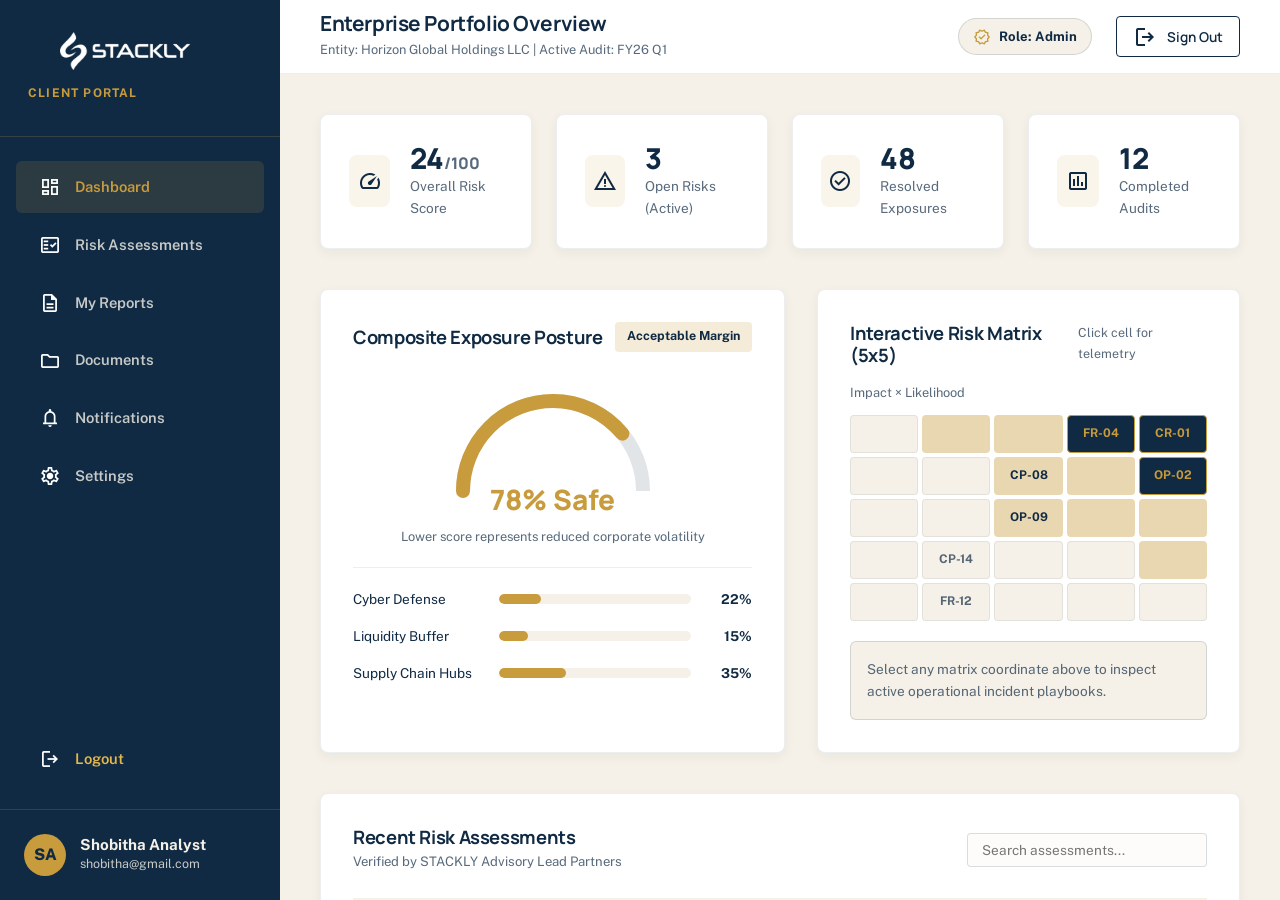
<file: user-dashboard.html>
<!DOCTYPE html>
<html lang="en">
<head>
    <meta charset="UTF-8">
    <meta name="viewport" content="width=device-width, initial-scale=1.0">
    <title>Client Risk Portal | STACKLY Risk Management</title>
    <!-- Google Fonts & Material Symbols (No SVGs, No Emojis) -->
    <link rel="preconnect" href="https://fonts.googleapis.com">
    <link rel="preconnect" href="https://fonts.gstatic.com" crossorigin>
    <link rel="stylesheet" href="https://fonts.googleapis.com/css2?family=Manrope:wght@300;400;500;600;700;800&family=Public+Sans:wght@300;400;500;600;700&display=swap">
    <link rel="stylesheet" href="https://fonts.googleapis.com/css2?family=Material+Symbols+Outlined:opsz,wght,FILL,GRAD@20..48,100..700,0..1,-50..200">
    <link rel="stylesheet" href="./css/style.css">
    <style>
        .matrix-cell-interactive {
            height: 38px;
            border-radius: 4px;
            display: flex;
            align-items: center;
            justify-content: center;
            font-size: 0.75rem;
            font-weight: 700;
            cursor: pointer;
            transition: all 0.2s ease;
            user-select: none;
        }
        .matrix-cell-interactive:hover {
            transform: scale(1.08);
            z-index: 10;
            box-shadow: var(--shadow-sm);
        }
        .matrix-cell-interactive.selected {
            outline: 2px solid var(--secondary);
            transform: scale(1.06);
        }
        .cell-critical { background: var(--primary); color: var(--secondary); border: 1px solid var(--secondary); }
        .cell-moderate { background: var(--secondary-40); color: var(--primary); }
        .cell-low { background: var(--accent); color: var(--primary-70); border: 1px solid var(--primary-08); }
        .dashboard-tab-pane { display: none; }
        .dashboard-tab-pane.active { display: block; animation: fadeIn 0.3s ease; }
        @keyframes fadeIn { from { opacity: 0; transform: translateY(6px); } to { opacity: 1; transform: translateY(0); } }

        /* Mobile topbar: hamburger + brand + notification icon only */
        @media (max-width: 768px) {
            .topbar-bell { display: inline-flex !important; }
        }

        /* Responsive helpers for dashboard sections */
        .dashboard-split-grid {
            display: grid;
            grid-template-columns: 1.1fr 1fr;
            gap: 2rem;
            margin-bottom: 2.5rem;
        }
        @media (max-width: 768px) {
            .dashboard-split-grid { gap: 1.25rem; }
            .notif-item { flex-direction: column; align-items: flex-start !important; gap: 0.75rem !important; }
            .notif-item .badge-risk { align-self: flex-start; }
            .form-row-inline { flex-direction: column !important; }
            .form-row-inline .btn { width: 100%; justify-content: center; }
        }
    </style>
</head>
<body data-dashboard-type="user">

    <div class="dashboard-layout">
        <!-- SIDEBAR -->
        <aside class="dashboard-sidebar" aria-label="Client Dashboard Navigation">
            <div class="sidebar-brand">
                <a href="#tab-overview" class="nav-logo sidebar-logo-link" data-tab="overview">
                    <img src="./images/logo-dark.webp" alt="STACKLY Logo" class="nav-logo-img" style="filter: brightness(0) invert(1); height: 38px;">
                </a>
                <div style="font-size: 0.75rem; color: var(--secondary); letter-spacing: 0.1em; text-transform: uppercase; margin-top: 6px; font-weight: 700;">
                    Client Portal
                </div>
            </div>

            <nav class="sidebar-nav">
                <a href="#tab-overview" class="sidebar-link active" data-tab="overview">
                    <span class="material-symbols-outlined">dashboard</span>
                    <span>Dashboard</span>
                </a>
                <a href="#tab-assessments" class="sidebar-link" data-tab="assessments">
                    <span class="material-symbols-outlined">fact_check</span>
                    <span>Risk Assessments</span>
                </a>
                <a href="#tab-reports" class="sidebar-link" data-tab="reports">
                    <span class="material-symbols-outlined">description</span>
                    <span>My Reports</span>
                </a>
                <!-- <a href="#tab-matrix" class="sidebar-link" data-tab="matrix">
                    <span class="material-symbols-outlined">grid_view</span>
                    <span>Risk Profile</span>
                </a> -->
                <a href="#tab-documents" class="sidebar-link" data-tab="documents">
                    <span class="material-symbols-outlined">folder</span>
                    <span>Documents</span>
                </a>
                <a href="#tab-notifications" class="sidebar-link" data-tab="notifications">
                    <span class="material-symbols-outlined">notifications</span>
                    <span>Notifications</span>
                </a>
                <!-- <a href="#tab-settings" class="sidebar-link" data-tab="settings">
                    <span class="material-symbols-outlined">manage_accounts</span>
                    <span>Profile</span>
                </a> -->
                <a href="#tab-settings" class="sidebar-link" data-tab="settings">
                    <span class="material-symbols-outlined">settings</span>
                    <span>Settings</span>
                </a>
                <a href="javascript:void(0)" class="sidebar-link" onclick="stacklyLogout();" style="color: #e6b849; margin-top: auto;">
                    <span class="material-symbols-outlined">logout</span>
                    <span>Logout</span>
                </a>
            </nav>

            <div class="sidebar-footer">
                <div class="sidebar-user">
                    <div class="sidebar-user-avatar sync-user-avatar">SR</div>
                    <div style="overflow: hidden;">
                        <div class="sidebar-user-name sync-user-name">Shobitha Rao</div>
                        <!-- EXACT UNTRUNCATED EMAIL DISPLAY -->
                        <div class="sidebar-user-email sync-user-email">shobitha@gmail.com</div>
                    </div>
                </div>
            </div>
        </aside>

        <!-- MAIN DASHBOARD CONTENT -->
        <main class="dashboard-main">
            <!-- TOPBAR -->
            <header class="dashboard-topbar">
                <div style="display: flex; align-items: center; gap: 0.75rem; min-width: 0;">
                    <button type="button" class="dashboard-sidebar-toggle" style="background: none; border: none; cursor: pointer; color: var(--primary);" aria-label="Toggle Navigation">
                        <span class="material-symbols-outlined" style="font-size: 28px;">menu</span>
                    </button>
                    <div class="topbar-mobile-brand">
                        <span class="material-symbols-outlined">shield</span>
                        <span>STACKLY</span>
                    </div>
                    <div class="topbar-title" style="min-width: 0;">
                        <h2 style="font-size: 1.3rem; color: var(--primary);">Enterprise Portfolio Overview</h2>
                        <span style="font-size: 0.8rem; color: var(--primary-70);">Entity: Horizon Global Holdings LLC | Active Audit: FY26 Q1</span>
                    </div>
                </div>

                <div class="topbar-actions" style="display: flex; align-items: center; gap: 1.5rem;">
                    <div class="topbar-role-badge" style="display: flex; align-items: center; gap: 0.5rem; background: var(--accent); padding: 0.4rem 0.85rem; border-radius: 50px; font-size: 0.82rem; font-weight: 700; color: var(--primary); border: 1px solid var(--primary-15);">
                        <span class="material-symbols-outlined" style="color: var(--secondary); font-size: 18px;">verified</span>
                        <span>Role: <strong class="sync-user-role">User</strong></span>
                    </div>

                    <!-- <a href="./index.html" class="btn-text topbar-public-link" style="font-size: 0.85rem;">
                        <span class="material-symbols-outlined">home</span>
                        <span>Public Website</span>
                    </a> -->

                    <button type="button" onclick="stacklyLogout();" class="btn btn-secondary topbar-signout" style="padding: 0.45rem 1rem; font-size: 0.85rem;">
                        <span class="material-symbols-outlined" style="color: #102A43;">logout</span>
                        <span >Sign Out</span>
                    </button>

                    <button type="button" class="topbar-bell" aria-label="Notifications" onclick="stacklyTopbarBell();" style="display: none; background: none; border: 1px solid var(--primary-15); border-radius: 50%; width: 40px; height: 40px; align-items: center; justify-content: center; cursor: pointer; color: var(--primary); position: relative;">
                        <span class="material-symbols-outlined" style="font-size: 22px;">notifications</span>
                        <span style="position: absolute; top: 8px; right: 9px; width: 8px; height: 8px; border-radius: 50%; background: var(--secondary);"></span>
                    </button>
                </div>
            </header>

            <!-- TAB 1: OVERVIEW -->
            <div class="dashboard-content dashboard-tab-pane active" id="tab-overview">
                <!-- 4 KPI CARDS -->
                <div class="stats-grid">
                    <div class="stat-card">
                        <div class="stat-icon"><span class="material-symbols-outlined" style="color: #102A43;">speed</span></div>
                        <div>
                            <div class="stat-val">24<span style="font-size: 1rem; color: var(--primary-70);">/100</span></div>
                            <div class="stat-title">Overall Risk Score</div>
                        </div>
                    </div>

                    <div class="stat-card">
                        <div class="stat-icon"><span class="material-symbols-outlined" style="color: #102A43;">warning</span></div>
                        <div>
                            <div class="stat-val">3</div>
                            <div class="stat-title">Open Risks (Active)</div>
                        </div>
                    </div>

                    <div class="stat-card">
                        <div class="stat-icon"><span class="material-symbols-outlined" style="color: #102A43;">check_circle</span></div>
                        <div>
                            <div class="stat-val">48</div>
                            <div class="stat-title">Resolved Exposures</div>
                        </div>
                    </div>

                    <div class="stat-card">
                        <div class="stat-icon"><span class="material-symbols-outlined" style="color: #102A43;">assessment</span></div>
                        <div>
                            <div class="stat-val">12</div>
                            <div class="stat-title">Completed Audits</div>
                        </div>
                    </div>
                </div>

                <!-- CHARTS & RISK MATRIX ROW -->
                <div class="dashboard-split-grid">
                    <!-- Pure Canvas / CSS Risk Gauge & Metrics -->
                    <div class="data-card" style="margin-bottom: 0; min-width: 0;">
                        <div style="display: flex; justify-content: space-between; align-items: center; margin-bottom: 1.5rem;">
                            <h3 style="font-size: 1.15rem; color: var(--primary);">Composite Exposure Posture</h3>
                            <span class="badge-risk badge-moderate">Acceptable Margin</span>
                        </div>

                        <div style="display: flex; align-items: center; justify-content: center; flex-direction: column; margin: 1rem 0;">
                            <canvas id="risk-gauge-canvas"></canvas>
                            <div style="font-family: var(--font-heading); font-size: 1.75rem; font-weight: 800; color: var(--secondary); margin-top: -30px;">
                                78% Safe
                            </div>
                            <div style="font-size: 0.8rem; color: var(--primary-70); margin-top: 4px;">
                                Lower score represents reduced corporate volatility
                            </div>
                        </div>

                        <div style="border-top: 1px solid var(--primary-08); padding-top: 1.25rem; margin-top: 1.25rem;">
                            <div class="bar-row">
                                <span class="bar-label" style="color: var(--primary);">Cyber Defense</span>
                                <div class="bar-track" style="background: var(--accent);"><div class="bar-fill" style="width: 22%;"></div></div>
                                <span class="bar-val" style="color: var(--primary);">22%</span>
                            </div>
                            <div class="bar-row">
                                <span class="bar-label" style="color: var(--primary);">Liquidity Buffer</span>
                                <div class="bar-track" style="background: var(--accent);"><div class="bar-fill" style="width: 15%;"></div></div>
                                <span class="bar-val" style="color: var(--primary);">15%</span>
                            </div>
                            <div class="bar-row">
                                <span class="bar-label" style="color: var(--primary);">Supply Chain Hubs</span>
                                <div class="bar-track" style="background: var(--accent);"><div class="bar-fill" style="width: 35%;"></div></div>
                                <span class="bar-val" style="color: var(--primary);">35%</span>
                            </div>
                        </div>
                    </div>

                    <!-- Interactive 5x5 Heat Matrix -->
                    <div class="data-card" style="margin-bottom: 0; min-width: 0;">
                        <div style="display: flex; justify-content: space-between; align-items: center; margin-bottom: 1rem;">
                            <h3 style="font-size: 1.15rem; color: var(--primary);">Interactive Risk Matrix (5x5)</h3>
                            <span style="font-size: 0.78rem; color: var(--primary-70);">Click cell for telemetry</span>
                        </div>
                        <div style="font-size: 0.8rem; color: var(--primary-70); margin-bottom: 0.75rem;">
                            Impact &times; Likelihood
                        </div>

                        <div class="interactive-risk-matrix" style="display: grid; grid-template-columns: repeat(5, 1fr); gap: 4px;">
                            <!-- Injected dynamically by dashboard.js -->
                        </div>

                        <!-- Matrix Click Inspection Detail -->
                        <div id="matrix-risk-detail" style="margin-top: 1.25rem; padding: 1rem; background: var(--accent); border-radius: 6px; border: 1px solid var(--primary-15);">
                            <div style="font-size: 0.85rem; color: var(--primary-70);">Select any matrix coordinate above to inspect active operational incident playbooks.</div>
                        </div>
                    </div>
                </div>

                <!-- RECENT ASSESSMENTS TABLE -->
                <div class="data-card">
                    <div style="display: flex; justify-content: space-between; align-items: center; flex-wrap: wrap; gap: 1rem;">
                        <div>
                            <h3 style="font-size: 1.15rem; color: var(--primary);">Recent Risk Assessments</h3>
                            <span style="font-size: 0.82rem; color: var(--primary-70);">Verified by STACKLY Advisory Lead Partners</span>
                        </div>
                        <div style="position: relative;">
                            <input type="text" id="table-search-input" placeholder="Search assessments..." class="form-control" style="padding: 0.5rem 0.85rem; width: 240px; font-size: 0.85rem;">
                        </div>
                    </div>

                    <div class="data-table-wrap">
                        <table class="data-table searchable-table">
                            <thead>
                                <tr>
                                    <th>Audit Code</th>
                                    <th>Practice Scope</th>
                                    <th>Auditor Lead</th>
                                    <th>Completion Date</th>
                                    <th>Exposure Level</th>
                                    <th>Audit Action</th>
                                </tr>
                            </thead>
                            <tbody>
                                <tr>
                                    <td><strong>RA-2026-081</strong></td>
                                    <td>Cloud ERP Access Control &amp; Zero-Trust</td>
                                    <td>M. Vance, CISO</td>
                                    <td>Feb 28, 2026</td>
                                    <td><span class="badge-risk badge-critical">Critical Action</span></td>
                                    <td><a href="./404.html" class="btn-text" style="font-size: 0.82rem;">Review Dossier</a></td>
                                </tr>
                                <tr>
                                    <td><strong>RA-2026-077</strong></td>
                                    <td>Foreign Currency Corridor Stress Test</td>
                                    <td>D. Chen, Principal</td>
                                    <td>Feb 19, 2026</td>
                                    <td><span class="badge-risk badge-moderate">Moderate</span></td>
                                    <td><a href="./404.html" class="btn-text" style="font-size: 0.82rem;">Review Dossier</a></td>
                                </tr>
                                <tr>
                                    <td><strong>RA-2026-064</strong></td>
                                    <td>EU AI Governance Act Operational Readiness</td>
                                    <td>E. Rostova, Partner</td>
                                    <td>Jan 31, 2026</td>
                                    <td><span class="badge-risk badge-low">Compliant</span></td>
                                    <td><a href="./404.html" class="btn-text" style="font-size: 0.82rem;">Review Dossier</a></td>
                                </tr>
                                <tr>
                                    <td><strong>RA-2026-052</strong></td>
                                    <td>Tier-1 Logistics Hub Dual-Failover Verification</td>
                                    <td>K. Sterling, Director</td>
                                    <td>Jan 14, 2026</td>
                                    <td><span class="badge-risk badge-low">Verified</span></td>
                                    <td><a href="./404.html" class="btn-text" style="font-size: 0.82rem;">Review Dossier</a></td>
                                </tr>
                            </tbody>
                        </table>
                    </div>
                </div>

                <!-- ACTIVITY TIMELINE -->
                <div class="data-card">
                    <h3 style="font-size: 1.15rem; color: var(--primary); margin-bottom: 1.25rem;">Enterprise Incident &amp; Telemetry Log</h3>
                    <div style="display: flex; flex-direction: column; gap: 1rem;">
                        <div style="display: flex; gap: 1rem; align-items: flex-start; padding-bottom: 1rem; border-bottom: 1px solid var(--primary-08);">
                            <span class="material-symbols-outlined" style="color: var(--secondary); font-size: 24px;">lock_clock</span>
                            <div>
                                <div style="font-size: 0.92rem; font-weight: 700; color: var(--primary);">Automated Vault Backup Re-Encryption Completed</div>
                                <div style="font-size: 0.82rem; color: var(--primary-70);">Synchronized with Zurich air-gapped data facility. Hash verified with 0 discrepancies.</div>
                                <div style="font-size: 0.75rem; color: var(--primary-40); margin-top: 2px;">Today at 04:12 EST</div>
                            </div>
                        </div>
                        <div style="display: flex; gap: 1rem; align-items: flex-start; padding-bottom: 1rem; border-bottom: 1px solid var(--primary-08);">
                            <span class="material-symbols-outlined" style="color: var(--secondary); font-size: 24px;">policy</span>
                            <div>
                                <div style="font-size: 0.92rem; font-weight: 700; color: var(--primary);">SEC 10-K Risk Governance Annex Exported</div>
                                <div style="font-size: 0.82rem; color: var(--primary-70);">Generated by user: <span class="sync-user-email">shobitha@gmail.com</span> for board review committee.</div>
                                <div style="font-size: 0.75rem; color: var(--primary-40); margin-top: 2px;">Yesterday at 16:45 EST</div>
                            </div>
                        </div>
                        <div style="display: flex; gap: 1rem; align-items: flex-start;">
                            <span class="material-symbols-outlined" style="color: var(--secondary); font-size: 24px;">rule</span>
                            <div>
                                <div style="font-size: 0.92rem; font-weight: 700; color: var(--primary);">Quarterly Basel IV Liquidity Coefficient Approved</div>
                                <div style="font-size: 0.82rem; color: var(--primary-70);">Treasury buffer confirmed at 14.8% excess margin over regulatory baseline.</div>
                                <div style="font-size: 0.75rem; color: var(--primary-40); margin-top: 2px;">March 18, 2026</div>
                            </div>
                        </div>
                    </div>
                </div>
            </div>

            <!-- TAB 2: ASSESSMENTS -->
            <div class="dashboard-content dashboard-tab-pane" id="tab-assessments">
                <div class="data-card">
                    <h3 style="font-size: 1.3rem; color: var(--primary); margin-bottom: 0.5rem;">Corporate Risk Assessment Library</h3>
                    <p style="font-size: 0.9rem; color: var(--primary-70); margin-bottom: 1.5rem;">Comprehensive audits conducted across enterprise divisions.</p>
                    <div class="data-table-wrap">
                        <table class="data-table">
                            <thead>
                                <tr>
                                    <th>Audit Identifier</th>
                                    <th>Assessment Title</th>
                                    <th>Evaluation Standard</th>
                                    <th>Status</th>
                                    <th>Action</th>
                                </tr>
                            </thead>
                            <tbody>
                                <tr>
                                    <td>ERM-2026-01</td>
                                    <td>Global Enterprise Risk Governance Audit</td>
                                    <td>COSO ERM 2024</td>
                                    <td><span class="badge-risk badge-low">Certified</span></td>
                                    <td><a href="./404.html" class="btn-text">Download Report</a></td>
                                </tr>
                                <tr>
                                    <td>CYB-2026-14</td>
                                    <td>Zero-Trust Cloud Architecture Pen-Test</td>
                                    <td>NIST CSF 2.0</td>
                                    <td><span class="badge-risk badge-critical">Remediating</span></td>
                                    <td><a href="./404.html" class="btn-text">View Findings</a></td>
                                </tr>
                                <tr>
                                    <td>FIN-2026-09</td>
                                    <td>Counterparty Solvency &amp; Liquidity Review</td>
                                    <td>Basel IV Internal</td>
                                    <td><span class="badge-risk badge-moderate">Under Review</span></td>
                                    <td><a href="./404.html" class="btn-text">Review Metrics</a></td>
                                </tr>
                            </tbody>
                        </table>
                    </div>
                </div>

                <div class="data-card">
                    <h3 style="font-size: 1.3rem; color: var(--primary); margin-bottom: 0.5rem;">Scheduled &amp; Upcoming Audits</h3>
                    <p style="font-size: 0.9rem; color: var(--primary-70); margin-bottom: 1.5rem;">Engagements currently in planning or fieldwork phase.</p>
                    <div class="data-table-wrap">
                        <table class="data-table">
                            <thead>
                                <tr>
                                    <th>Scheduled Window</th>
                                    <th>Engagement</th>
                                    <th>Lead Auditor</th>
                                    <th>Phase</th>
                                </tr>
                            </thead>
                            <tbody>
                                <tr>
                                    <td>Mar 02 – Mar 14, 2026</td>
                                    <td>Third-Party Vendor Risk Baseline Review</td>
                                    <td>K. Sterling, Director</td>
                                    <td><span class="badge-risk badge-moderate">Fieldwork</span></td>
                                </tr>
                                <tr>
                                    <td>Mar 23 – Apr 04, 2026</td>
                                    <td>Annual Business Continuity Drill Verification</td>
                                    <td>M. Vance, CISO</td>
                                    <td><span class="badge-risk badge-low">Planning</span></td>
                                </tr>
                            </tbody>
                        </table>
                    </div>
                </div>
            </div>

            <!-- TAB 3: REPORTS -->
            <div class="dashboard-content dashboard-tab-pane" id="tab-reports">
                <div class="data-card">
                    <h3 style="font-size: 1.3rem; color: var(--primary); margin-bottom: 0.5rem;">Executive Reports &amp; Board Packs</h3>
                    <p style="font-size: 0.9rem; color: var(--primary-70); margin-bottom: 1.5rem;">Signed audit committee documents ready for download.</p>
                    <div style="display: grid; grid-template-columns: repeat(auto-fit, minmax(280px, 1fr)); gap: 1.5rem;">
                        <div style="border: 1px solid var(--primary-15); padding: 1.5rem; border-radius: 6px; background: var(--accent-20);">
                            <span class="material-symbols-outlined" style="font-size: 32px; color: var(--secondary); margin-bottom: 0.5rem;">picture_as_pdf</span>
                            <h4 style="font-size: 1.1rem; margin-bottom: 0.35rem;">Q1 2026 Board Audit Pack</h4>
                            <p style="font-size: 0.85rem; color: var(--primary-70); margin-bottom: 1rem;">Complete executive summary including quantitative stress simulations.</p>
                            <a href="./404.html" class="btn btn-secondary" style="font-size: 0.82rem; padding: 0.5rem 1rem;">Download PDF</a>
                        </div>
                        <div style="border: 1px solid var(--primary-15); padding: 1.5rem; border-radius: 6px; background: var(--accent-20);">
                            <span class="material-symbols-outlined" style="font-size: 32px; color: var(--secondary); margin-bottom: 0.5rem;">picture_as_pdf</span>
                            <h4 style="font-size: 1.1rem; margin-bottom: 0.35rem;">Cyber Resilience Benchmark</h4>
                            <p style="font-size: 0.85rem; color: var(--primary-70); margin-bottom: 1rem;">Comparative analysis against peer sector fintech enterprises.</p>
                            <a href="./404.html" class="btn btn-secondary" style="font-size: 0.82rem; padding: 0.5rem 1rem;">Download PDF</a>
                        </div>
                        <div style="border: 1px solid var(--primary-15); padding: 1.5rem; border-radius: 6px; background: var(--accent-20);">
                            <span class="material-symbols-outlined" style="font-size: 32px; color: var(--secondary); margin-bottom: 0.5rem;">request_quote</span>
                            <h4 style="font-size: 1.1rem; margin-bottom: 0.35rem;">Request Custom Report</h4>
                            <p style="font-size: 0.85rem; color: var(--primary-70); margin-bottom: 1rem;">Commission a bespoke advisory dossier tailored to your entity.</p>
                            <a href="./404.html" class="btn btn-primary" style="font-size: 0.82rem; padding: 0.5rem 1rem;">Contact Advisory</a>
                        </div>
                    </div>
                </div>

                <div class="data-card">
                    <h3 style="font-size: 1.3rem; color: var(--primary); margin-bottom: 0.5rem;">Report Download History</h3>
                    <p style="font-size: 0.9rem; color: var(--primary-70); margin-bottom: 1.5rem;">Previously issued documents retained in your portal archive.</p>
                    <div class="data-table-wrap">
                        <table class="data-table">
                            <thead>
                                <tr>
                                    <th>Document</th>
                                    <th>Issued</th>
                                    <th>Format</th>
                                    <th>Action</th>
                                </tr>
                            </thead>
                            <tbody>
                                <tr>
                                    <td>Q4 2025 Board Audit Pack</td>
                                    <td>Jan 12, 2026</td>
                                    <td>PDF (3.9 MB)</td>
                                    <td><a href="./404.html" class="btn-text">Re-download</a></td>
                                </tr>
                                <tr>
                                    <td>FY25 Cyber Resilience Benchmark</td>
                                    <td>Dec 03, 2025</td>
                                    <td>PDF (2.4 MB)</td>
                                    <td><a href="./404.html" class="btn-text">Re-download</a></td>
                                </tr>
                            </tbody>
                        </table>
                    </div>
                </div>
            </div>

            <!-- TAB 4: RISK PROFILE / MATRIX -->
            <div class="dashboard-content dashboard-tab-pane" id="tab-matrix">
                <div class="data-card">
                    <h3 style="font-size: 1.3rem; color: var(--primary); margin-bottom: 0.5rem;">Enterprise Risk Profile</h3>
                    <p style="font-size: 0.9rem; color: var(--primary-70); margin-bottom: 1.5rem;">Deep breakdown of current risk appetite and organizational tolerances.</p>
                    <div style="background: var(--accent); padding: 1.5rem; border-radius: 6px; border-left: 4px solid var(--secondary);">
                        <h4 style="color: var(--primary); margin-bottom: 0.5rem;">Approved Risk Appetite Statement</h4>
                        <p style="font-size: 0.92rem; color: var(--primary-85); line-height: 1.65;">
                            Horizon Global maintains a low tolerance for unhedged FX exposures exceeding $5M and zero tolerance for single-tenant data breaches. Operational plant outages exceeding 4 hours require immediate C-suite escalation.
                        </p>
                    </div>
                </div>

                <div class="data-card">
                    <h3 style="font-size: 1.3rem; color: var(--primary); margin-bottom: 0.5rem;">Tolerance Bands &amp; Remediation SLAs</h3>
                    <p style="font-size: 0.9rem; color: var(--primary-70); margin-bottom: 1.5rem;">Escalation thresholds agreed with your advisory partners.</p>
                    <div class="data-table-wrap">
                        <table class="data-table">
                            <thead>
                                <tr>
                                    <th>Risk Band</th>
                                    <th>Matrix Score</th>
                                    <th>Escalation Path</th>
                                    <th>Remediation SLA</th>
                                </tr>
                            </thead>
                            <tbody>
                                <tr>
                                    <td><span class="badge-risk badge-critical">Critical</span></td>
                                    <td>18 – 25</td>
                                    <td>CISO &amp; Board Risk Committee</td>
                                    <td>72 hours</td>
                                </tr>
                                <tr>
                                    <td><span class="badge-risk badge-moderate">Moderate</span></td>
                                    <td>9 – 17</td>
                                    <td>Divisional Risk Officer</td>
                                    <td>14 days</td>
                                </tr>
                                <tr>
                                    <td><span class="badge-risk badge-low">Low</span></td>
                                    <td>1 – 8</td>
                                    <td>Line Manager</td>
                                    <td>Next quarterly cycle</td>
                                </tr>
                            </tbody>
                        </table>
                    </div>
                </div>
            </div>

            <!-- TAB 5: DOCUMENTS -->
            <div class="dashboard-content dashboard-tab-pane" id="tab-documents">
                <div class="data-card">
                    <h3 style="font-size: 1.3rem; color: var(--primary); margin-bottom: 0.5rem;">Confidential Vault Documents</h3>
                    <p style="font-size: 0.9rem; color: var(--primary-70); margin-bottom: 1.5rem;">Air-gapped enterprise compliance archives.</p>
                    <div class="data-table-wrap">
                        <table class="data-table">
                            <thead>
                                <tr>
                                    <th>Document Name</th>
                                    <th>Format</th>
                                    <th>Security Tier</th>
                                    <th>Action</th>
                                </tr>
                            </thead>
                            <tbody>
                                <tr>
                                    <td>STACKLY_Mutual_NDA_Signed.pdf</td>
                                    <td>PDF (2.1 MB)</td>
                                    <td><span class="badge-risk badge-low">Tier 1 Restricted</span></td>
                                    <td><a href="./404.html" class="btn-text">View Vault</a></td>
                                </tr>
                                <tr>
                                    <td>FY26_Business_Continuity_Playbook.enc</td>
                                    <td>Encrypted Archive</td>
                                    <td><span class="badge-risk badge-critical">Executive Only</span></td>
                                    <td><a href="./404.html" class="btn-text">View Vault</a></td>
                                </tr>
                            </tbody>
                        </table>
                    </div>
                </div>

                <div class="data-card">
                    <h3 style="font-size: 1.3rem; color: var(--primary); margin-bottom: 0.5rem;">Archive Upload Checklist</h3>
                    <p style="font-size: 0.9rem; color: var(--primary-70); margin-bottom: 1.5rem;">Required artifacts before each quarterly compliance review.</p>
                    <ul style="display: flex; flex-direction: column; gap: 0.75rem;">
                        <li style="background: var(--accent); padding: 1rem; border-radius: 4px; display: flex; justify-content: space-between; align-items: center; gap: 1rem; flex-wrap: wrap;">
                            <strong style="color: var(--primary);">Signed Cyber Incident Response Addendum</strong>
                            <span class="badge-risk badge-low">Received</span>
                        </li>
                        <li style="background: var(--accent); padding: 1rem; border-radius: 4px; display: flex; justify-content: space-between; align-items: center; gap: 1rem; flex-wrap: wrap;">
                            <strong style="color: var(--primary);">FY26 Disaster Recovery Test Evidence Pack</strong>
                            <span class="badge-risk badge-moderate">Awaiting Upload</span>
                        </li>
                    </ul>
                </div>
            </div>

            <!-- TAB 6: NOTIFICATIONS -->
            <div class="dashboard-content dashboard-tab-pane" id="tab-notifications">
                <div class="data-card">
                    <h3 style="font-size: 1.3rem; color: var(--primary); margin-bottom: 0.5rem;">System Notifications &amp; Alerts</h3>
                    <p style="font-size: 0.9rem; color: var(--primary-70); margin-bottom: 1.5rem;">Critical telemetry warnings dispatched to your role.</p>
                    <div style="display: flex; flex-direction: column; gap: 1rem;">
                        <div class="notif-item" style="background: var(--accent); padding: 1.25rem; border-radius: 6px; border-left: 4px solid var(--secondary); display: flex; justify-content: space-between; align-items: center; gap: 1rem;">
                            <div>
                                <div style="font-weight: 700; color: var(--primary);">Quarterly Cloud Penetration Audit Ready for Review</div>
                                <div style="font-size: 0.85rem; color: var(--primary-70); margin-top: 2px;">Assigned lead: Marcus Vance. 2 minor recommendations require sign-off.</div>
                            </div>
                            <span class="badge-risk badge-moderate">Pending Action</span>
                        </div>
                        <div class="notif-item" style="background: var(--accent); padding: 1.25rem; border-radius: 6px; border-left: 4px solid var(--primary); display: flex; justify-content: space-between; align-items: center; gap: 1rem;">
                            <div>
                                <div style="font-weight: 700; color: var(--primary);">Automated Daily Risk Score Calculated (Score: 24/100)</div>
                                <div style="font-size: 0.85rem; color: var(--primary-70); margin-top: 2px;">No anomalous fluctuations detected across financial or IT nodes.</div>
                            </div>
                            <span class="badge-risk badge-low">Informational</span>
                        </div>
                    </div>
                </div>

                <div class="data-card">
                    <h3 style="font-size: 1.3rem; color: var(--primary); margin-bottom: 0.5rem;">Active Incident Alerts</h3>
                    <p style="font-size: 0.9rem; color: var(--primary-70); margin-bottom: 1.5rem;">Live operational events tracked against your response playbooks.</p>
                    <div style="display: flex; flex-direction: column; gap: 1rem;">
                        <div class="notif-item" style="background: var(--accent); padding: 1.25rem; border-radius: 6px; border-left: 4px solid var(--secondary); display: flex; justify-content: space-between; align-items: center; gap: 1rem;">
                            <div>
                                <div style="font-weight: 700; color: var(--primary);">Elevated Login Failures on VPN Gateway</div>
                                <div style="font-size: 0.85rem; color: var(--primary-70); margin-top: 2px;">Credential-stuffing signature detected. MFA enforcement auto-applied.</div>
                            </div>
                            <span class="badge-risk badge-critical">Monitoring</span>
                        </div>
                        <div class="notif-item" style="background: var(--accent); padding: 1.25rem; border-radius: 6px; border-left: 4px solid var(--primary-40); display: flex; justify-content: space-between; align-items: center; gap: 1rem;">
                            <div>
                                <div style="font-weight: 700; color: var(--primary);">Vendor Portal Maintenance Window Confirmed</div>
                                <div style="font-size: 0.85rem; color: var(--primary-70); margin-top: 2px;">Scheduled downtime Sunday 02:00–04:00 EST. No exposure expected.</div>
                            </div>
                            <span class="badge-risk badge-low">Resolved</span>
                        </div>
                    </div>
                </div>
            </div>

            <!-- TAB 7: PROFILE & SETTINGS -->
            <div class="dashboard-content dashboard-tab-pane" id="tab-settings">
                <div class="data-card" style="max-width: 680px;">
                    <h3 style="font-size: 1.3rem; color: var(--primary); margin-bottom: 0.5rem;">User Profile &amp; Preferences</h3>
                    <p style="font-size: 0.9rem; color: var(--primary-70); margin-bottom: 1.5rem;">Update your profile information. Changes persist directly across your session.</p>

                    <div id="settings-status-msg" style="display: none; background: var(--secondary-20); color: var(--primary); padding: 0.75rem 1rem; border-radius: 4px; border: 1px solid var(--secondary); font-weight: 700; margin-bottom: 1.25rem;"></div>

                    <form id="dashboard-settings-form">
                        <div class="form-group">
                            <label for="settings-name-input" class="form-label">Full Name</label>
                            <input type="text" id="settings-name-input" class="form-control" value="Shobitha Rao" required>
                        </div>

                        <div class="form-group">
                            <label for="settings-email-input" class="form-label">Email Address (Exact full email displayed)</label>
                            <!-- IMPORTANT: Displays untruncated email -->
                            <input type="email" id="settings-email-input" class="form-control" value="shobitha@gmail.com" required>
                        </div>

                        <div class="form-group">
                            <label class="form-label">Assigned Authorization Tier</label>
                            <input type="text" class="form-control" value="Enterprise Client User" readonly style="background: var(--accent); cursor: not-allowed;">
                        </div>

                        <div class="form-group">
                            <label class="form-label">Contact Number</label>
                            <input type="tel" class="form-control" value="+1 (415) 555-0148">
                        </div>

                        <div class="form-group">
                            <label class="form-label">Notification Preference</label>
                            <select class="form-control">
                                <option>Email only</option>
                                <option>Email + SMS</option>
                                <option>Portal only</option>
                            </select>
                        </div>

                        <div style="display: flex; gap: 1rem; margin-top: 2rem;" class="form-row-inline">
                            <button type="submit" class="btn btn-primary" onclick="window.location.href='./404.html';">
                                <span>Save Changes</span>
                                <span class="material-symbols-outlined">save</span>
                            </button>
                            <button type="button" class="btn btn-secondary" onclick="window.location.href='./404.html';">
                                <span>Reset Form</span>
                            </button>
                        </div>
                    </form>
                </div>

                <div class="data-card" style="max-width: 680px;">
                    <h3 style="font-size: 1.3rem; color: var(--primary); margin-bottom: 0.5rem;">Security &amp; Sessions</h3>
                    <p style="font-size: 0.9rem; color: var(--primary-70); margin-bottom: 1.5rem;">Manage your password and sign-in protection.</p>

                    <div class="form-group">
                        <label class="form-label">Current Password</label>
                        <input type="password" class="form-control" placeholder="Enter current password">
                    </div>

                    <div class="form-group">
                        <label class="form-label">New Password</label>
                        <input type="password" class="form-control" placeholder="Minimum 10 characters">
                    </div>

                    <div class="form-group">
                        <label class="form-label">Two-Factor Authentication</label>
                        <select class="form-control">
                            <option>Enabled (authenticator app)</option>
                            <option>Enabled (email codes)</option>
                            <option>Disabled</option>
                        </select>
                    </div>

                    <div style="display: flex; gap: 1rem; margin-top: 2rem;" class="form-row-inline">
                        <button type="button" class="btn btn-primary" onclick="window.location.href='./404.html';">
                            <span>Update Security</span>
                            <span class="material-symbols-outlined">lock</span>
                        </button>
                    </div>
                </div>
            </div>

        </main>
    </div>

    <script src="./js/auth.js" defer></script>
    <script src="./js/dashboard.js" defer></script>
    <script src="./js/main.js" defer></script>
</body>
</html>
</file>
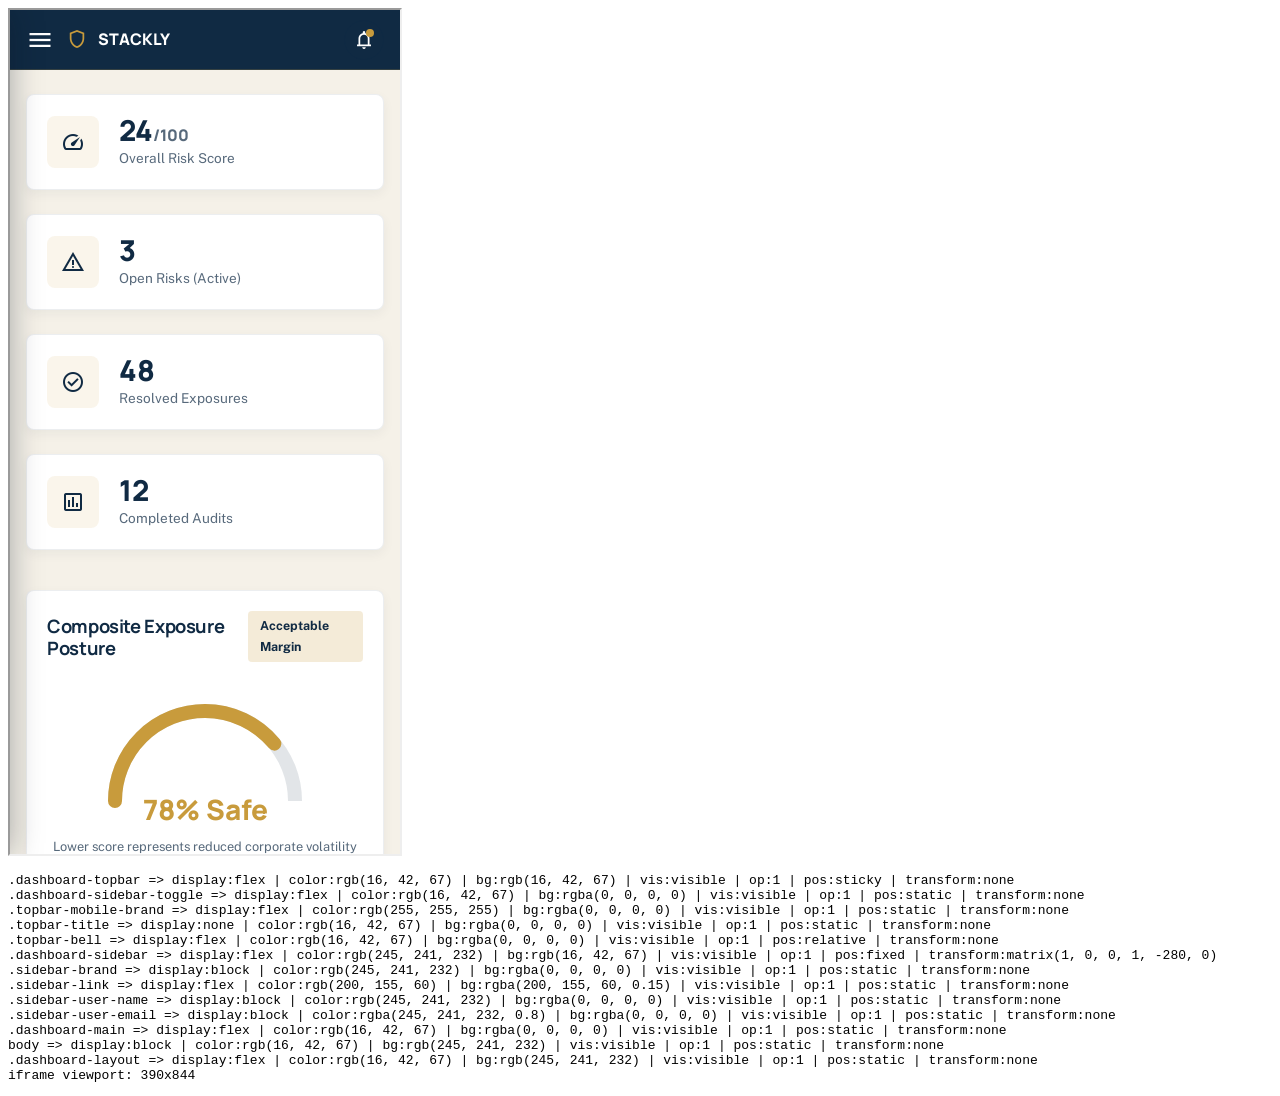
<file: .tmp-shots/probe.html>
<!DOCTYPE html>
<html>
<body>
<iframe id="f" src="../user-dashboard.html" width="390" height="844"></iframe>
<pre id="out">PENDING</pre>
<script>
document.getElementById('f').onload = function() {
  setTimeout(() => {
    try {
      const d = document.getElementById('f').contentDocument;
      const w = document.getElementById('f').contentWindow;
      const lines = [];
      const q = (sel) => {
        const el = d.querySelector(sel);
        if (!el) return sel + ': NOT FOUND';
        const cs = w.getComputedStyle(el);
        return sel + ' => display:' + cs.display + ' | color:' + cs.color + ' | bg:' + cs.backgroundColor + ' | vis:' + cs.visibility + ' | op:' + cs.opacity + ' | pos:' + cs.position + ' | transform:' + cs.transform;
      };
      ['.dashboard-topbar', '.dashboard-sidebar-toggle', '.topbar-mobile-brand', '.topbar-title', '.topbar-bell', '.dashboard-sidebar', '.sidebar-brand', '.sidebar-link', '.sidebar-user-name', '.sidebar-user-email', '.dashboard-main', 'body', '.dashboard-layout'].forEach(s => lines.push(q(s)));
      lines.push('iframe viewport: ' + w.innerWidth + 'x' + w.innerHeight);
      document.getElementById('out').textContent = lines.join('\n');
    } catch (e) {
      document.getElementById('out').textContent = 'ERROR: ' + e.message;
    }
  }, 800);
};
</script>
</body>
</html>
</file>
<file: css/style.css>
/* ==========================================================================
   STACKLY RISK MANAGEMENT — CORE STYLESHEET
   Intelligent Risk. Stronger Business.
   Strict 3-Color System: #102A43 (Primary), #C89B3C (Secondary), #F5F1E8 (Accent)
   Material Symbols Only. Zero SVGs. Zero Emojis.
   ========================================================================== */

/* Fonts (Manrope, Public Sans, Material Symbols) load via <link rel="stylesheet">
   with preconnect hints in every HTML <head> — faster than render-blocking @import. */

/* --- 1. CSS VARIABLES --- */
:root {
    --primary: #102A43;
    --secondary: #C89B3C;
    --accent: #F5F1E8;
    
    /* Strict Alpha & Tone Variations */
    --primary-95: rgba(16, 42, 67, 0.95);
    --primary-85: rgba(16, 42, 67, 0.85);
    --primary-70: rgba(16, 42, 67, 0.70);
    --primary-40: rgba(16, 42, 67, 0.40);
    --primary-15: rgba(16, 42, 67, 0.15);
    --primary-08: rgba(16, 42, 67, 0.08);
    --primary-04: rgba(16, 42, 67, 0.04);
    
    --secondary-90: rgba(200, 155, 60, 0.90);
    --secondary-70: rgba(200, 155, 60, 0.70);
    --secondary-40: rgba(200, 155, 60, 0.40);
    --secondary-20: rgba(200, 155, 60, 0.20);
    --secondary-10: rgba(200, 155, 60, 0.10);
    --secondary-05: rgba(200, 155, 60, 0.05);
    
    --accent-80: rgba(245, 241, 232, 0.80);
    --accent-50: rgba(245, 241, 232, 0.50);
    --accent-20: rgba(245, 241, 232, 0.20);
    
    --white: #FFFFFF;
    --white-90: rgba(255, 255, 255, 0.90);
    --white-70: rgba(255, 255, 255, 0.70);
    --white-30: rgba(255, 255, 255, 0.30);
    --white-10: rgba(255, 255, 255, 0.10);

    /* Typography */
    --font-heading: 'Manrope', -apple-system, BlinkMacSystemFont, 'Segoe UI', Roboto, sans-serif;
    --font-body: 'Public Sans', -apple-system, BlinkMacSystemFont, 'Segoe UI', Roboto, sans-serif;

    /* Transitions & Shadows */
    --ease-out: cubic-bezier(0.16, 1, 0.3, 1);
    --ease-in-out: cubic-bezier(0.65, 0, 0.35, 1);
    --transition-fast: 0.2s var(--ease-out);
    --transition-normal: 0.35s var(--ease-out);
    --transition-slow: 0.65s var(--ease-out);

    --shadow-sm: 0 4px 12px rgba(16, 42, 67, 0.05);
    --shadow-md: 0 8px 24px rgba(16, 42, 67, 0.08);
    --shadow-lg: 0 16px 40px rgba(16, 42, 67, 0.12);
    --shadow-gold: 0 8px 30px rgba(200, 155, 60, 0.20);

    --container-width: 1280px;
    --header-height: 84px;
}

/* --- 2. RESET & BASE --- */
*, *::before, *::after {
    margin: 0;
    padding: 0;
    box-sizing: border-box;
}

html {
    scroll-behavior: smooth;
    font-size: 16px;
    text-size-adjust: 100%;
}

body {
    font-family: var(--font-body);
    color: var(--primary);
    background-color: var(--accent);
    line-height: 1.65;
    overflow-x: hidden;
    width: 100%;
    -webkit-font-smoothing: antialiased;
}

body.menu-open {
    overflow: hidden;
    touch-action: none;
}

img {
    max-width: 100%;
    height: auto;
    display: block;
    object-fit: cover;
}

a {
    color: inherit;
    text-decoration: none;
    transition: var(--transition-fast);
}

button, input, select, textarea {
    font-family: inherit;
    font-size: inherit;
    color: inherit;
    border: none;
    outline: none;
    background: none;
}

ul, ol {
    list-style: none;
}

/* Material Symbols Styling */
.material-symbols-outlined {
    font-family: 'Material Symbols Outlined';
    font-weight: normal;
    font-style: normal;
    font-size: 24px;
    line-height: 1;
    letter-spacing: normal;
    text-transform: none;
    display: inline-block;
    white-space: nowrap;
    word-wrap: normal;
    direction: ltr;
    vertical-align: middle;
    -webkit-font-smoothing: antialiased;
    color: white;
}

/* Layout Utilities */
.container {
    width: 100%;
    max-width: var(--container-width);
    margin: 0 auto;
    padding: 0 2rem;
}

.section {
    padding: 6.5rem 0;
    position: relative;
    overflow: hidden;
}

.section-dark {
    background-color: var(--primary);
    color: var(--accent);
}

.section-white {
    background-color: var(--white);
    color: var(--primary);
}

.section-accent {
    background-color: var(--accent);
    color: var(--primary);
}

/* Typography Helpers */
h1, h2, h3, h4, h5, h6 {
    font-family: var(--font-heading);
    font-weight: 700;
    line-height: 1.2;
    letter-spacing: -0.02em;
}

.section-eyebrow {
    display: inline-flex;
    align-items: center;
    gap: 0.5rem;
    font-size: 0.82rem;
    font-weight: 700;
    text-transform: uppercase;
    letter-spacing: 0.15em;
    color: var(--secondary);
    margin-bottom: 1rem;
}

.section-eyebrow .material-symbols-outlined {
    font-size: 18px;
}

.section-title {
    font-size: clamp(2.2rem, 3.8vw, 3.4rem);
    font-weight: 800;
    line-height: 1.15;
    margin-bottom: 1.25rem;
}

.section-subtitle {
    font-size: 1.125rem;
    max-width: 650px;
    opacity: 0.85;
    font-weight: 400;
    line-height: 1.7;
}

.text-center {
    text-align: center;
}

.text-center .section-eyebrow {
    justify-content: center;
}

.text-center .section-subtitle {
    margin-left: auto;
    margin-right: auto;
}

/* --- 3. BUTTONS & CTAS --- */
.btn {
    display: inline-flex;
    align-items: center;
    justify-content: center;
    gap: 0.65rem;
    padding: 0.95rem 2rem;
    font-family: var(--font-heading);
    font-size: 0.95rem;
    font-weight: 600;
    border-radius: 4px;
    cursor: pointer;
    position: relative;
    overflow: hidden;
    transition: all 0.3s var(--ease-out);
    text-align: center;
    z-index: 1;
}

.btn-primary {
    background-color: var(--secondary);
    color: var(--primary);
    border: 1px solid var(--secondary);
}

.btn-primary::before {
    content: '';
    position: absolute;
    top: 0;
    left: 0;
    width: 0;
    height: 100%;
    background-color: var(--primary);
    transition: width 0.3s var(--ease-out);
    z-index: -1;
}

.btn-primary:hover {
    color: var(--secondary);
    box-shadow: var(--shadow-gold);
    transform: translateY(-2px);
}

.btn-primary:hover::before {
    width: 100%;
}

.btn-secondary {
    background-color: white;
    color: var(--primary);
    border: 1.5px solid var(--primary);
}

.btn-secondary:hover {
    background-color: var(--primary);
    color: var(--accent);
    transform: translateY(-2px);
}

.section-dark .btn-secondary {
    color: var(--accent);
    border-color: var(--secondary);
}

.section-dark .btn-secondary:hover {
    background-color: var(--secondary);
    color: var(--primary);
}

.btn-text {
    display: inline-flex;
    align-items: center;
    gap: 0.5rem;
    font-weight: 700;
    font-size: 0.95rem;
    color: var(--secondary);
    position: relative;
    padding-bottom: 2px;
}

.btn-text::after {
    content: '';
    position: absolute;
    bottom: 0;
    left: 0;
    width: 0;
    height: 1.5px;
    background-color: var(--secondary);
    transition: width 0.3s var(--ease-out);
}

.btn-text:hover::after {
    width: 100%;
}

.btn-text .material-symbols-outlined {
    font-size: 18px;
    transition: transform 0.25s ease;
}

.btn-text:hover .material-symbols-outlined {
    transform: translateX(4px);
}

/* --- 4. HEADER & NAVIGATION --- */
.site-header {
    position: fixed;
    top: 0;
    left: 0;
    width: 100%;
    height: var(--header-height);
    z-index: 1000;
    transition: all 0.35s ease;
    background-color: transparent;
}

.site-header.scrolled {
    background-color: var(--primary-95);
    backdrop-filter: blur(16px);
    -webkit-backdrop-filter: blur(16px);
    height: 72px;
    box-shadow: 0 4px 20px rgba(16, 42, 67, 0.25);
    border-bottom: 1px solid var(--secondary-20);
}

.header-inner {
    display: flex;
    align-items: center;
    justify-content: space-between;
    height: 100%;
}

.nav-logo {
    display: inline-flex;
    align-items: center;
    text-decoration: none;
}

.nav-logo-img {
    height: 48px;
    width: auto;
    display: block;
    filter: brightness(0) invert(1);
    transition: height 0.3s ease;
}

.site-header.scrolled .nav-logo-img {
    height: 40px;
}

/* Desktop Navigation */
.nav-menu {
    display: flex;
    align-items: center;
    gap: 2.2rem;
}

.nav-link {
    font-family: var(--font-heading);
    font-size: 0.95rem;
    font-weight: 600;
    color: #fff;
    position: relative;
    padding: 0.4rem 0;
    transition: color 0.25s ease;
}

.site-header.scrolled .nav-link,
.site-header.header-dark .nav-link {
    color: var(--accent);
}

.nav-link::after {
    content: '';
    position: absolute;
    bottom: 0;
    left: 0;
    width: 0;
    height: 2px;
    background-color: var(--secondary);
    transition: width 0.3s var(--ease-out);
}

.nav-link:hover,
.nav-link.active {
    color: var(--secondary);
}

.nav-link:hover::after,
.nav-link.active::after {
    width: 100%;
}

.header-actions {
    display: flex;
    align-items: center;
    gap: 1rem;
}

.header-login {
    font-family: var(--font-heading);
    font-weight: 600;
    font-size: 0.92rem;
    color: #fff;
    display: inline-flex;
    align-items: center;
    gap: 0.35rem;
    border: 1px solid #fff;
    border-radius: 5px;
    padding: 0.4rem 0.9rem;
}

.site-header.scrolled .header-login,
.site-header.header-dark .header-login {
    color: var(--accent);
}

.header-login:hover {
    color: var(--secondary);
}

.hamburger-btn {
    display: none;
    background: none;
    border: none;
    cursor: pointer;
    color: var(--primary);
    padding: 0.4rem;
}

.site-header.scrolled .hamburger-btn,
.site-header.header-dark .hamburger-btn {
    color: var(--accent);
}

/* Mobile Nav Overlay */
.mobile-nav-overlay {
    position: fixed;
    top: 0;
    left: 0;
    width: 100%;
    height: 100vh;
    background-color: var(--primary);
    z-index: 999;
    display: flex;
    flex-direction: column;
    padding: 6rem 2rem 3rem;
    transform: translateX(100%);
    transition: transform 0.4s var(--ease-out);
    overflow-y: auto;
}

.mobile-nav-overlay.open {
    transform: translateX(0);
}

.mobile-nav-links {
    display: flex;
    flex-direction: column;
    gap: 1.5rem;
    margin-bottom: 2.5rem;
}

.mobile-nav-link {
    font-family: var(--font-heading);
    font-size: 1.5rem;
    font-weight: 700;
    color: var(--accent);
    display: flex;
    align-items: center;
    justify-content: space-between;
    padding: 0.5rem 0;
    border-bottom: 1px solid var(--secondary-20);
}

.mobile-nav-link.active,
.mobile-nav-link:hover {
    color: var(--secondary);
}

.mobile-nav-actions {
    display: flex;
    flex-direction: column;
    gap: 1rem;
}

/* --- 5. SECTION ANIMATIONS & SYSTEM --- */
.reveal-init {
    opacity: 0;
    transition: all 0.7s var(--ease-out);
}

html.js .fade-up {
    transition: opacity 0.7s var(--ease-out), transform 0.7s var(--ease-out);
}

html.js .fade-up:not(.anim-active) {
    opacity: 0;
    transform: translateY(30px);
}

.fade-up.active {
    opacity: 1;
    transform: translateY(0);
}

/* Clip-path reveal */
.clip-reveal {
    /* clip-path: polygon(0 100%, 100% 100%, 100% 100%, 0 100%); */
    /* transition: clip-path 0.9s var(--ease-out); */
}

.clip-reveal.active {
    /* clip-path: polygon(0 0, 100% 0, 100% 100%, 0 100%); */
}

/* --- 6. HOME PAGE SECTIONS --- */

/* SECTION 01 — HERO */
.hero-section {
    position: relative;
    padding-top: calc(var(--header-height) + 3rem);
    padding-bottom: 6rem;
    background: linear-gradient(135deg, var(--accent) 0%, rgba(200, 155, 60, 0.08) 100%);
    min-height: 92vh;
    display: flex;
    align-items: center;
    overflow: hidden;
}

.hero-grid {
    display: grid;
    grid-template-columns: 1.15fr 0.85fr;
    gap: 4rem;
    align-items: center;
}

.hero-content {
    position: relative;
    z-index: 2;
}

.hero-badge {
    display: inline-flex;
    align-items: center;
    gap: 0.5rem;
    background-color: var(--primary);
    color: var(--accent);
    padding: 0.45rem 1.1rem;
    border-radius: 50px;
    font-size: 0.82rem;
    font-weight: 700;
    letter-spacing: 0.05em;
    margin-bottom: 1.5rem;
    box-shadow: var(--shadow-sm);
    border: 1px solid var(--secondary-40);
}

.hero-badge .material-symbols-outlined {
    font-size: 16px;
    color: var(--secondary);
}

.hero-title {
    font-size: clamp(2.6rem, 4.5vw, 4.2rem);
    font-weight: 800;
    line-height: 1.1;
    color: var(--primary);
    margin-bottom: 1.5rem;
}

.hero-title span.text-gold {
    color: var(--secondary);
    position: relative;
    display: inline-block;
}

.hero-subtitle {
    font-size: 1.2rem;
    line-height: 1.7;
    color: var(--primary-85);
    margin-bottom: 2.2rem;
    max-width: 540px;
}

.hero-buttons {
    display: flex;
    align-items: center;
    gap: 1.2rem;
    flex-wrap: wrap;
    margin-bottom: 3rem;
}

.hero-meta {
    display: flex;
    align-items: center;
    gap: 2.5rem;
    padding-top: 1.5rem;
    border-top: 1px solid var(--primary-15);
}

.hero-meta-item {
    display: flex;
    flex-direction: column;
}

.hero-meta-num {
    font-family: var(--font-heading);
    font-size: 1.6rem;
    font-weight: 800;
    color: var(--primary);
}

.hero-meta-label {
    font-size: 0.85rem;
    color: var(--primary-70);
}

/* Hero Visual & Interactive Layer */
.hero-visual {
    position: relative;
}

.hero-image-wrap {
    position: relative;
    border-radius: 8px;
    overflow: hidden;
    box-shadow: var(--shadow-lg);
    border: 1px solid var(--secondary-40);
}

.hero-image-wrap img {
    width: 100%;
    height: 520px;
    object-fit: cover;
    transform: scale(1.05);
    transition: transform 0.6s ease;
}

.hero-image-wrap:hover img {
    transform: scale(1.0);
}

.hero-floating-card {
    position: absolute;
    bottom: -25px;
    left: -35px;
    background-color: var(--primary);
    color: var(--accent);
    padding: 1.25rem 1.75rem;
    border-radius: 8px;
    box-shadow: var(--shadow-lg);
    border: 1px solid var(--secondary);
    display: flex;
    align-items: center;
    gap: 1rem;
    z-index: 3;
    animation: floatSlow 5s ease-in-out infinite;
}

.hero-floating-card .card-icon {
    width: 46px;
    height: 46px;
    background-color: var(--secondary-20);
    color: var(--secondary);
    display: flex;
    align-items: center;
    justify-content: center;
    border-radius: 6px;
}

.hero-floating-card .card-num {
    font-size: 1.4rem;
    font-weight: 800;
    line-height: 1;
    color: var(--secondary);
}

.hero-floating-card .card-label {
    font-size: 0.8rem;
    color: var(--accent-80);
}

@keyframes floatSlow {
    0%, 100% { transform: translateY(0); }
    50% { transform: translateY(-8px); }
}

/* SECTION 02 — RISK INTELLIGENCE INTRO */
.pathway-section {
    background-color: var(--white);
}

.pathway-container {
    margin-top: 4rem;
    display: grid;
    grid-template-columns: repeat(5, 1fr);
    gap: 1.5rem;
    position: relative;
}

.pathway-step {
    background-color: var(--accent);
    padding: 2.2rem 1.5rem;
    border-radius: 6px;
    border-top: 3px solid var(--primary-15);
    transition: all 0.4s var(--ease-out);
    position: relative;
}

.pathway-step.active,
.pathway-step:hover {
    border-top-color: var(--secondary);
    background-color: var(--primary);
    color: var(--accent);
    transform: translateY(-8px);
    box-shadow: var(--shadow-md);
}

.pathway-number {
    font-family: var(--font-heading);
    font-size: 0.85rem;
    font-weight: 800;
    color: var(--secondary);
    margin-bottom: 1rem;
    display: block;
}

.pathway-icon {
    font-size: 32px;
    color: var(--primary);
    margin-bottom: 1rem;
    transition: color 0.3s ease;
}

.pathway-step.active .pathway-icon,
.pathway-step:hover .pathway-icon {
    color: var(--secondary);
}

.pathway-title {
    font-size: 1.2rem;
    font-weight: 700;
    margin-bottom: 0.65rem;
}

.pathway-text {
    font-size: 0.9rem;
    line-height: 1.6;
    color: var(--primary-70);
    transition: color 0.3s ease;
}

.pathway-step.active .pathway-text,
.pathway-step:hover .pathway-text {
    color: var(--accent-80);
}

/* SECTION 03 — RISK MANAGEMENT SERVICES */
.services-section {
    background-color: var(--accent);
}

.services-grid {
    display: grid;
    grid-template-columns: repeat(3, 1fr);
    gap: 2rem;
    margin-top: 3.5rem;
}

.service-card {
    background-color: var(--white);
    border-radius: 6px;
    padding: 2.5rem 2rem;
    border: 1px solid var(--primary-08);
    position: relative;
    transition: all 0.35s var(--ease-out);
    display: flex;
    flex-direction: column;
}

/* Unique card interactions */
.service-card[data-interaction="tilt"]:hover {
    transform: perspective(1000px) rotateX(4deg) rotateY(-4deg) translateY(-8px);
    box-shadow: var(--shadow-lg);
}

.service-card[data-interaction="glow"]:hover {
    box-shadow: 0 10px 35px var(--secondary-40);
    border-color: var(--secondary);
    transform: translateY(-8px);
}

.service-card[data-interaction="border"] {
    position: relative;
}

.service-card[data-interaction="border"]::after {
    content: '';
    position: absolute;
    inset: 0;
    border: 2px solid transparent;
    border-radius: 6px;
    transition: border-color 0.35s ease;
    pointer-events: none;
}

.service-card[data-interaction="border"]:hover::after {
    border-color: var(--secondary);
}

.service-card[data-interaction="border"]:hover {
    transform: translateY(-8px);
    box-shadow: var(--shadow-md);
}

.service-card[data-interaction="elevate"]:hover {
    transform: translateY(-12px);
    box-shadow: var(--shadow-lg);
}

.service-card[data-interaction="icon-transform"]:hover .service-icon {
    transform: scale(1.15) rotate(8deg);
    background-color: var(--primary);
    color: var(--secondary);
}

.service-card[data-interaction="accent-shift"]:hover {
    background-color: var(--primary);
    color: var(--accent);
    transform: translateY(-8px);
}

.service-card[data-interaction="accent-shift"]:hover .service-text {
    color: var(--accent-80);
}

.service-card[data-interaction="accent-shift"]:hover .service-icon {
    background-color: var(--secondary-20);
    color: var(--secondary);
}

.service-icon {
    width: 58px;
    height: 58px;
    border-radius: 6px;
    background-color: var(--secondary-10);
    color: var(--primary);
    display: flex;
    align-items: center;
    justify-content: center;
    margin-bottom: 1.75rem;
    transition: all 0.3s ease;
}

.service-icon .material-symbols-outlined {
    font-size: 30px;
}

.service-card-title {
    font-size: 1.35rem;
    margin-bottom: 0.9rem;
}

.service-text {
    font-size: 0.95rem;
    line-height: 1.65;
    color: var(--primary-70);
    margin-bottom: 1.75rem;
    flex-grow: 1;
}

/* SECTION 04 — WHY STACKLY */
.why-section {
    background-color: var(--primary);
    color: var(--accent);
}

.why-grid {
    display: grid;
    grid-template-columns: 1fr 1fr;
    gap: 4.5rem;
    align-items: center;
}

.why-pillars {
    display: grid;
    grid-template-columns: 1fr 1fr;
    gap: 2rem;
    margin-top: 2.5rem;
}

.why-pillar {
    background: rgba(255, 255, 255, 0.03);
    border: 1px solid var(--secondary-20);
    padding: 1.75rem;
    border-radius: 6px;
    transition: all 0.3s ease;
}

.why-pillar:hover {
    background: rgba(200, 155, 60, 0.08);
    border-color: var(--secondary);
    transform: translateY(-4px);
}

.pillar-icon {
    color: var(--secondary);
    font-size: 30px;
    margin-bottom: 1rem;
}

.pillar-title {
    font-size: 1.15rem;
    color: var(--accent);
    margin-bottom: 0.5rem;
}

.pillar-text {
    font-size: 0.88rem;
    line-height: 1.6;
    color: var(--accent-80);
}

.why-visual-wrapper {
    position: relative;
}

.why-main-image {
    width: 100%;
    height: 480px;
    object-fit: cover;
    border-radius: 8px;
    border: 1px solid var(--secondary-40);
    box-shadow: var(--shadow-lg);
}

.why-badge-card {
    position: absolute;
    top: 30px;
    right: -25px;
    background-color: var(--secondary);
    color: var(--primary);
    padding: 1.25rem 1.5rem;
    border-radius: 6px;
    font-weight: 700;
    box-shadow: var(--shadow-lg);
    display: flex;
    align-items: center;
    gap: 0.75rem;
}

/* SECTION 05 — OUR RISK PROCESS */
.process-section {
    background-color: var(--white);
}

.process-timeline {
    position: relative;
    max-width: 900px;
    margin: 4rem auto 0;
    padding: 2rem 0;
}

.process-line {
    position: absolute;
    top: 0;
    left: 45px;
    width: 2px;
    height: 100%;
    background: var(--primary-15);
}

.process-progress-line {
    position: absolute;
    top: 0;
    left: 45px;
    width: 2px;
    height: 0;
    background: var(--secondary);
    transition: height 0.6s ease;
}

.process-step {
    display: flex;
    gap: 2.5rem;
    margin-bottom: 3.5rem;
    position: relative;
    opacity: 0.5;
    transition: all 0.4s ease;
}

.process-step.active {
    opacity: 1;
}

.process-step:last-child {
    margin-bottom: 0;
}

.step-node {
    width: 90px;
    height: 90px;
    min-width: 90px;
    border-radius: 50%;
    background-color: var(--accent);
    border: 2px solid var(--primary-15);
    display: flex;
    flex-direction: column;
    align-items: center;
    justify-content: center;
    position: relative;
    z-index: 2;
    transition: all 0.4s ease;
}

.process-step.active .step-node {
    border-color: var(--secondary);
    background-color: var(--primary);
    color: var(--secondary);
    box-shadow: 0 0 0 6px var(--secondary-20);
}

.step-num {
    font-family: var(--font-heading);
    font-size: 1.1rem;
    font-weight: 800;
}

.step-content {
    background-color: var(--accent);
    padding: 2rem;
    border-radius: 6px;
    flex-grow: 1;
    border: 1px solid var(--primary-08);
}

.step-title {
    font-size: 1.35rem;
    margin-bottom: 0.5rem;
}

.step-desc {
    font-size: 0.95rem;
    color: var(--primary-70);
    line-height: 1.65;
}

/* SECTION 06 — RISK ANALYTICS / DASHBOARD */
.analytics-section {
    background-color: var(--primary);
    color: var(--accent);
}

.analytics-grid {
    display: grid;
    grid-template-columns: 1fr 1.3fr;
    gap: 3.5rem;
    margin-top: 3.5rem;
    align-items: center;
}

.analytics-dashboard-frame {
    background: rgba(16, 42, 67, 0.95);
    border: 1px solid var(--secondary-40);
    border-radius: 8px;
    padding: 2rem;
    box-shadow: var(--shadow-lg);
}

.analytics-metrics-row {
    display: grid;
    grid-template-columns: repeat(3, 1fr);
    gap: 1rem;
    margin-bottom: 2rem;
}

.metric-box {
    background: rgba(255, 255, 255, 0.04);
    border: 1px solid var(--secondary-20);
    padding: 1.25rem 1rem;
    border-radius: 6px;
    text-align: center;
}

.metric-label {
    font-size: 0.78rem;
    text-transform: uppercase;
    letter-spacing: 0.05em;
    color: var(--accent-80);
    margin-bottom: 0.4rem;
}

.metric-value {
    font-family: var(--font-heading);
    font-size: 1.8rem;
    font-weight: 800;
    color: var(--secondary);
}

/* Pure CSS Bar Chart */
.chart-container {
    margin-top: 1.5rem;
    padding-top: 1.5rem;
    border-top: 1px solid var(--secondary-20);
}

.chart-title {
    font-size: 0.95rem;
    font-weight: 600;
    margin-bottom: 1.25rem;
    display: flex;
    justify-content: space-between;
}

.bar-row {
    display: flex;
    align-items: center;
    margin-bottom: 0.9rem;
    font-size: 0.85rem;
}

.bar-label {
    width: 130px;
    color: var(--accent-80);
}

.bar-track {
    flex-grow: 1;
    height: 10px;
    background: rgba(255, 255, 255, 0.08);
    border-radius: 20px;
    overflow: hidden;
    margin: 0 1rem;
}

.bar-fill {
    height: 100%;
    background: var(--secondary);
    border-radius: 20px;
    width: 0;
    transition: width 1.2s var(--ease-out);
}

.bar-val {
    width: 45px;
    text-align: right;
    font-weight: 700;
    color: var(--secondary);
}

/* Circular Risk Meter */
.risk-matrix-preview {
    display: grid;
    grid-template-columns: repeat(5, 1fr);
    gap: 4px;
    margin-top: 1.5rem;
}

.matrix-cell {
    height: 28px;
    border-radius: 2px;
    background: rgba(255, 255, 255, 0.06);
    display: flex;
    align-items: center;
    justify-content: center;
    font-size: 0.7rem;
    font-weight: 700;
    color: var(--primary);
    transition: all 0.25s ease;
}

.matrix-cell.low { background: rgba(200, 155, 60, 0.2); color: var(--accent); }
.matrix-cell.med { background: rgba(200, 155, 60, 0.5); color: var(--primary); }
.matrix-cell.high { background: var(--secondary); color: var(--primary); font-weight: 800; }

/* SECTION 07 — INDUSTRIES WE PROTECT */
.industries-section {
    background-color: var(--accent);
}

.industries-grid {
    display: grid;
    grid-template-columns: repeat(4, 1fr);
    gap: 1.5rem;
    margin-top: 3.5rem;
}

.industry-card {
    background: var(--white);
    padding: 2.2rem 1.75rem;
    border-radius: 6px;
    border: 1px solid var(--primary-08);
    transition: all 0.35s var(--ease-out);
    position: relative;
    overflow: hidden;
}

.industry-card:hover {
    background: var(--primary);
    color: var(--accent);
    transform: translateY(-6px);
    border-color: var(--secondary);
    box-shadow: var(--shadow-md);
}

.industry-icon {
    font-size: 34px;
    color: var(--secondary);
    margin-bottom: 1.25rem;
    display: block;
    transition: transform 0.3s ease;
}

.industry-card:hover .industry-icon {
    transform: scale(1.1);
}

.industry-name {
    font-size: 1.2rem;
    font-weight: 700;
    margin-bottom: 0.75rem;
}

.industry-desc {
    font-size: 0.88rem;
    color: var(--primary-70);
    line-height: 1.6;
    transition: color 0.3s ease;
}

.industry-card:hover .industry-desc {
    color: var(--accent-80);
}

/* SECTION 08 — RISK INSIGHTS / CASE STUDIES */
.cases-section {
    background-color: var(--white);
}

.cases-grid {
    display: grid;
    grid-template-columns: repeat(3, 1fr);
    gap: 2.2rem;
    margin-top: 3.5rem;
}

.case-card {
    background: var(--accent);
    border-radius: 6px;
    overflow: hidden;
    border: 1px solid var(--primary-08);
    transition: all 0.4s var(--ease-out);
    display: flex;
    flex-direction: column;
}

.case-card:hover {
    transform: translateY(-8px);
    box-shadow: var(--shadow-lg);
    border-color: var(--secondary-40);
}

.case-image-wrap {
    height: 230px;
    overflow: hidden;
    position: relative;
}

.case-image-wrap img {
    width: 100%;
    height: 100%;
    object-fit: cover;
    transition: transform 0.5s ease;
}

.case-card:hover .case-image-wrap img {
    transform: scale(1.06);
}

.case-tag {
    position: absolute;
    top: 15px;
    left: 15px;
    background-color: var(--primary);
    color: var(--secondary);
    font-size: 0.75rem;
    font-weight: 700;
    text-transform: uppercase;
    letter-spacing: 0.08em;
    padding: 0.35rem 0.8rem;
    border-radius: 4px;
}

.case-content {
    padding: 2rem;
    display: flex;
    flex-direction: column;
    flex-grow: 1;
}

.case-title {
    font-size: 1.25rem;
    margin-bottom: 0.75rem;
    line-height: 1.35;
}

.case-excerpt {
    font-size: 0.92rem;
    color: var(--primary-70);
    line-height: 1.65;
    margin-bottom: 1.5rem;
    flex-grow: 1;
}

/* SECTION 09 — TRUST / SECURITY / GOVERNANCE */
.trust-section {
    background-color: var(--primary);
    color: var(--accent);
    position: relative;
}

.trust-grid {
    display: grid;
    grid-template-columns: 1.1fr 0.9fr;
    gap: 4.5rem;
    align-items: center;
}

.trust-list {
    margin-top: 2rem;
    display: flex;
    flex-direction: column;
    gap: 1.25rem;
}

.trust-item {
    display: flex;
    align-items: flex-start;
    gap: 1rem;
}

.trust-item-icon {
    background: var(--secondary-20);
    color: var(--secondary);
    padding: 0.5rem;
    border-radius: 50%;
    display: flex;
    align-items: center;
    justify-content: center;
    min-width: 40px;
    height: 40px;
}

.trust-item-content h4 {
    font-size: 1.1rem;
    margin-bottom: 0.3rem;
    color: var(--accent);
}

.trust-item-content p {
    font-size: 0.9rem;
    color: var(--accent-80);
    line-height: 1.6;
}

/* Animated Security Shield Radar Interface (No SVGs) */
.shield-radar-wrap {
    position: relative;
    width: 380px;
    height: 380px;
    margin: 0 auto;
    display: flex;
    align-items: center;
    justify-content: center;
}

.radar-ring {
    position: absolute;
    border-radius: 50%;
    border: 1px solid var(--secondary-20);
    animation: rotateSlow 20s linear infinite;
}

.ring-outer {
    width: 100%;
    height: 100%;
    border-style: dashed;
}

.ring-mid {
    width: 75%;
    height: 75%;
    border-color: var(--secondary-40);
}

.ring-inner {
    width: 50%;
    height: 50%;
}

.radar-scan-line {
    position: absolute;
    top: 50%;
    left: 50%;
    width: 50%;
    height: 2px;
    background: linear-gradient(to right, transparent, var(--secondary));
    transform-origin: 0% 0%;
    animation: scanRadar 4s linear infinite;
}

.shield-center-core {
    position: relative;
    z-index: 5;
    width: 110px;
    height: 110px;
    background: var(--primary);
    border: 2px solid var(--secondary);
    border-radius: 50%;
    display: flex;
    flex-direction: column;
    align-items: center;
    justify-content: center;
    box-shadow: 0 0 35px var(--secondary-40);
    animation: pulseCore 3s ease-in-out infinite;
}

.shield-center-core .material-symbols-outlined {
    font-size: 46px;
    color: var(--secondary);
}

@keyframes scanRadar {
    from { transform: rotate(0deg); }
    to { transform: rotate(360deg); }
}

@keyframes rotateSlow {
    from { transform: rotate(0deg); }
    to { transform: rotate(360deg); }
}

@keyframes pulseCore {
    0%, 100% { transform: scale(1); box-shadow: 0 0 25px var(--secondary-20); }
    50% { transform: scale(1.05); box-shadow: 0 0 45px var(--secondary-40); }
}

/* SECTION 10 — CLIENT TESTIMONIALS */
.testimonials-section {
    background-color: var(--accent);
}

.testimonials-carousel-wrap {
    position: relative;
    max-width: 860px;
    margin: 3.5rem auto 0;
}

.testimonial-track {
    overflow: hidden;
    position: relative;
    border-radius: 8px;
    background: var(--white);
    box-shadow: var(--shadow-md);
    border: 1px solid var(--primary-08);
}

.testimonial-slide {
    display: none;
    padding: 3.5rem;
    animation: fadeIn 0.5s ease;
}

.testimonial-slide.active {
    display: block;
}

.testimonial-quote-icon {
    color: var(--secondary);
    font-size: 42px;
    margin-bottom: 1.5rem;
    display: block;
}

.testimonial-quote {
    font-family: var(--font-heading);
    font-size: 1.35rem;
    line-height: 1.6;
    color: var(--primary);
    font-weight: 500;
    margin-bottom: 2rem;
    font-style: italic;
}

.testimonial-author-wrap {
    display: flex;
    align-items: center;
    gap: 1.25rem;
}

.author-avatar {
    width: 60px;
    height: 60px;
    border-radius: 50%;
    border: 2px solid var(--secondary);
    object-fit: cover;
}

.author-info h4 {
    font-size: 1.1rem;
    color: var(--primary);
}

.author-info p {
    font-size: 0.88rem;
    color: var(--primary-70);
}

.carousel-controls {
    display: flex;
    align-items: center;
    justify-content: space-between;
    margin-top: 1.5rem;
}

.carousel-btn {
    width: 44px;
    height: 44px;
    border-radius: 50%;
    background: var(--primary);
    color: var(--accent);
    display: flex;
    align-items: center;
    justify-content: center;
    cursor: pointer;
    transition: all 0.3s ease;
}

.carousel-btn:hover {
    background: var(--secondary);
    color: var(--primary);
}

.carousel-indicators {
    display: flex;
    gap: 0.6rem;
}

.carousel-dot {
    width: 12px;
    height: 12px;
    border-radius: 50%;
    background: var(--primary-15);
    cursor: pointer;
    transition: all 0.3s ease;
}

.carousel-dot.active {
    background: var(--secondary);
    width: 28px;
    border-radius: 20px;
}

/* SECTION 11 — FINAL CTA */
.cta-banner-section {
    background-color: var(--primary);
    color: var(--accent);
    position: relative;
    text-align: center;
    padding: 7rem 0;
}

.cta-banner-card {
    max-width: 820px;
    margin: 0 auto;
    position: relative;
    z-index: 2;
}

.cta-banner-card h2 {
    font-size: clamp(2.4rem, 4vw, 3.8rem);
    margin-bottom: 1.25rem;
}

.cta-banner-card p {
    font-size: 1.15rem;
    color: var(--accent-80);
    max-width: 600px;
    margin: 0 auto 2.5rem;
    line-height: 1.7;
}

.cta-buttons-center {
    display: flex;
    align-items: center;
    justify-content: center;
    gap: 1.25rem;
    flex-wrap: wrap;
}

/* --- 7. ABOUT PAGE STYLING --- */
.about-hero {
    background-color: var(--accent);
    padding-top: calc(var(--header-height) + 4rem);
    padding-bottom: 4rem;
}

.about-intro-grid {
    display: grid;
    grid-template-columns: 1fr 1fr;
    gap: 4rem;
    align-items: center;
}

.about-img-frame {
    border-radius: 8px;
    overflow: hidden;
    box-shadow: var(--shadow-lg);
    border: 1px solid var(--secondary-40);
}

.about-values-grid {
    display: grid;
    grid-template-columns: repeat(3, 1fr);
    gap: 2rem;
    margin-top: 3.5rem;
}

.value-card {
    background: var(--white);
    padding: 2.5rem 2rem;
    border-radius: 6px;
    border: 1px solid var(--primary-08);
}

.value-card-icon {
    font-size: 34px;
    color: var(--secondary);
    margin-bottom: 1.2rem;
}

/* --- 8. SERVICES PAGE SPECIFIC --- */
.service-detail-section {
    padding: 5.5rem 0;
    border-bottom: 1px solid var(--primary-08);
}

.service-split-row {
    display: grid;
    grid-template-columns: 1fr 1fr;
    gap: 4.5rem;
    align-items: center;
}

.service-split-row.reversed {
    direction: rtl;
}

.service-split-row.reversed > * {
    direction: ltr;
}

.service-feature-list {
    margin: 1.75rem 0 2rem;
    display: flex;
    flex-direction: column;
    gap: 0.85rem;
}

.service-feature-item {
    display: flex;
    align-items: center;
    gap: 0.75rem;
    font-size: 0.95rem;
    font-weight: 500;
}

.service-feature-item .material-symbols-outlined {
    color: var(--secondary);
    font-size: 20px;
}

/* --- 9. BLOG PAGE SPECIFIC --- */
.featured-blog-card {
    display: grid;
    grid-template-columns: 1.2fr 0.8fr;
    gap: 3rem;
    background: var(--white);
    border-radius: 8px;
    overflow: hidden;
    box-shadow: var(--shadow-md);
    border: 1px solid var(--primary-08);
    margin-top: 3rem;
}

.blog-grid {
    display: grid;
    grid-template-columns: repeat(3, 1fr);
    gap: 2rem;
    /* margin-top: 3.5rem; */
}

.blog-card {
    background: var(--white);
    border-radius: 6px;
    overflow: hidden;
    border: 1px solid var(--primary-08);
    transition: transform 0.3s ease, box-shadow 0.3s ease;
    display: flex;
    flex-direction: column;
}

.blog-card:hover {
    transform: translateY(-6px);
    box-shadow: var(--shadow-lg);
}

.blog-card-img {
    height: 200px;
    width: 100%;
    object-fit: cover;
}

.blog-card-body {
    padding: 1.75rem;
    display: flex;
    flex-direction: column;
    flex-grow: 1;
}

.blog-meta {
    font-size: 0.82rem;
    color: var(--secondary);
    font-weight: 700;
    text-transform: uppercase;
    letter-spacing: 0.05em;
    margin-bottom: 0.65rem;
}

.blog-title {
    font-size: 1.2rem;
    line-height: 1.4;
    margin-bottom: 0.75rem;
}

.blog-desc {
    font-size: 0.9rem;
    color: var(--primary-70);
    line-height: 1.6;
    margin-bottom: 1.25rem;
    flex-grow: 1;
}

/* --- 10. CONTACT & FAQ SPECIFIC --- */
.contact-grid {
    display: grid;
    grid-template-columns: 1fr 1.3fr;
    gap: 4rem;
    margin-top: 3.5rem;
}

.contact-info-cards {
    display: flex;
    flex-direction: column;
    gap: 1.5rem;
}

.contact-card {
    background: var(--white);
    padding: 1.75rem;
    border-radius: 6px;
    border: 1px solid var(--primary-08);
    display: flex;
    align-items: flex-start;
    gap: 1.25rem;
}

.contact-card .card-icon {
    background: var(--secondary-10);
    color: var(--primary);
    padding: 0.75rem;
    border-radius: 6px;
    font-size: 26px;
}

.form-wrapper {
    background: var(--white);
    padding: 3rem;
    border-radius: 8px;
    border: 1px solid var(--primary-08);
    box-shadow: var(--shadow-md);
}

.form-group {
    margin-bottom: 1.5rem;
}

.form-row {
    display: grid;
    grid-template-columns: 1fr 1fr;
    gap: 1.25rem;
}

.form-label {
    display: block;
    font-size: 0.88rem;
    font-weight: 600;
    margin-bottom: 0.45rem;
    color: var(--primary);
}

.form-control {
    width: 100%;
    padding: 0.85rem 1rem;
    border: 1.5px solid var(--primary-15);
    border-radius: 4px;
    background: var(--accent-20);
    color: var(--primary);
    transition: border-color 0.25s ease;
}

.form-control:focus {
    border-color: var(--secondary);
    background: var(--white);
}

.form-error {
    font-size: 0.8rem;
    color: red;
    font-weight: 600;
    margin-top: 0.35rem;
    display: none;
}

.form-error.active {
    display: block;
}

/* JS-validation state (contact form) */
.form-control.input-invalid {
    border-color: #C0392B;
    background: #FDF3F2;
}

.form-control.input-invalid:focus {
    border-color: #C0392B;
}

select.form-control.input-invalid {
    color: #C0392B;
}

/* Accordion FAQ */
.faq-wrap {
    max-width: 820px;
    margin: 3.5rem auto 0;
    display: flex;
    flex-direction: column;
    gap: 1rem;
}

.faq-item {
    background: var(--white);
    border-radius: 6px;
    border: 1px solid var(--primary-08);
    overflow: hidden;
    transition: border-color 0.3s ease;
}

.faq-question {
    padding: 1.5rem 1.75rem;
    display: flex;
    align-items: center;
    justify-content: space-between;
    cursor: pointer;
    font-weight: 700;
    font-size: 1.1rem;
}

.faq-question .material-symbols-outlined {
    color: var(--secondary);
    transition: transform 0.3s ease;
}

.faq-item.active .faq-question .material-symbols-outlined {
    transform: rotate(180deg);
}

.faq-answer {
    padding: 0 1.75rem 1.5rem;
    font-size: 0.95rem;
    color: var(--primary-70);
    line-height: 1.65;
    display: none;
}

.faq-item.active .faq-answer {
    display: block;
}

/* --- 11. AUTHENTICATION PAGES (Login / Register / Forgot) --- */
.auth-page-wrap {
    min-height: 100vh;
    display: flex;
    align-items: center;
    justify-content: center;
    padding: 3rem 1.5rem;
    background: linear-gradient(135deg, var(--primary) 0%, rgba(16, 42, 67, 0.96) 100%);
}

.auth-card {
    width: 100%;
    max-width: 480px;
    background: var(--white);
    border-radius: 8px;
    padding: 3rem 2.5rem;
    box-shadow: var(--shadow-lg);
    border: 1px solid var(--secondary-40);
}

.auth-header {
    text-align: center;
    margin-bottom: 2rem;
}

.auth-logo {
    display: inline-block;
    margin-bottom: 1.25rem;
}

.auth-logo img {
    height: 48px;
    margin: 0 auto;
}

.auth-role-toggle {
    display: flex;
    background: var(--accent);
    padding: 4px;
    border-radius: 6px;
    margin-bottom: 1.75rem;
    border: 1px solid var(--primary-15);
}

.role-btn {
    flex: 1;
    padding: 0.65rem;
    font-family: var(--font-heading);
    font-size: 0.9rem;
    font-weight: 700;
    border-radius: 4px;
    cursor: pointer;
    transition: all 0.25s ease;
    text-align: center;
}

.role-btn.active {
    background: var(--primary);
    color: var(--secondary);
    box-shadow: var(--shadow-sm);
}

/* --- 12. DASHBOARDS (User & Admin) --- */
.dashboard-layout {
    display: flex;
    min-height: 100vh;
    background: var(--accent);
}

/* Fixed sidebar: stays pinned to the viewport; only its nav list scrolls.
   The page content scrolls independently beside it. */
.dashboard-sidebar {
    width: 280px;
    height: 100vh;
    height: 100dvh; /* respects mobile browser URL bars */
    position: fixed;
    top: 0;
    left: 0;
    background: var(--primary);
    color: var(--accent);
    display: flex;
    flex-direction: column;
    flex-shrink: 0;
    overflow: hidden;
    transition: transform 0.3s ease;
    z-index: 100;
}

.sidebar-brand {
    padding: 2rem 1.75rem;
    border-bottom: 1px solid var(--secondary-20);
    flex-shrink: 0;
}

.sidebar-nav {
    padding: 1.5rem 1rem;
    flex-grow: 1;
    display: flex;
    flex-direction: column;
    gap: 0.4rem;
    overflow-y: auto;
    overscroll-behavior: contain;
    -webkit-overflow-scrolling: touch;
    scrollbar-width: thin;
    scrollbar-color: rgba(200, 155, 60, 0.35) transparent;
}

.sidebar-nav::-webkit-scrollbar {
    width: 5px;
}

.sidebar-nav::-webkit-scrollbar-thumb {
    background: rgba(200, 155, 60, 0.35);
    border-radius: 4px;
}

.sidebar-link {
    display: flex;
    align-items: center;
    gap: 0.9rem;
    padding: 0.85rem 1.25rem;
    border-radius: 6px;
    font-weight: 600;
    font-size: 0.92rem;
    color: var(--accent-80);
    transition: all 0.25s ease;
}

.sidebar-link:hover,
.sidebar-link.active {
    background: rgba(200, 155, 60, 0.15);
    color: var(--secondary);
}

.sidebar-link .material-symbols-outlined {
    font-size: 22px;
}

.sidebar-footer {
    padding: 1.5rem;
    border-top: 1px solid var(--secondary-20);
    flex-shrink: 0;
}

.sidebar-user {
    display: flex;
    align-items: center;
    gap: 0.85rem;
}

.sidebar-user-avatar {
    width: 42px;
    height: 42px;
    border-radius: 50%;
    background: var(--secondary);
    color: var(--primary);
    display: flex;
    align-items: center;
    justify-content: center;
    font-weight: 800;
}

.sidebar-user-name {
    font-weight: 700;
    font-size: 0.95rem;
    line-height: 1.2;
}

.sidebar-user-email {
    font-size: 0.78rem;
    color: var(--accent-80);
    word-break: break-all;
}

.dashboard-main {
    flex-grow: 1;
    min-width: 0;
    margin-left: 280px;
    display: flex;
    flex-direction: column;
    /* The main column is its own scroll container: the topbar can stay
       pinned and the page content scrolls beneath it on every screen size. */
    height: 100vh;
    height: 100dvh;
    overflow-y: auto;
    overflow-x: hidden;
    -webkit-overflow-scrolling: touch;
}

/* Click-away backdrop shown when the sidebar drawer is open on mobile/tablet */
.sidebar-overlay {
    display: none;
    position: fixed;
    inset: 0;
    background: rgba(10, 20, 33, 0.55);
    backdrop-filter: blur(2px);
    opacity: 0;
    transition: opacity 0.3s ease;
    z-index: 95;
}

.sidebar-overlay.visible {
    opacity: 1;
}

body.sidebar-open {
    overflow: hidden;
}

/* Hamburger only appears when the sidebar is an off-canvas drawer */
.dashboard-sidebar-toggle {
    display: none;
    align-items: center;
    justify-content: center;
    background: none;
    border: none;
    cursor: pointer;
    color: var(--primary);
}

/* Compact brand shown in the topbar on small screens */
.topbar-mobile-brand {
    display: none;
    align-items: center;
    gap: 0.6rem;
    font-family: var(--font-heading);
    font-weight: 800;
    font-size: 1rem;
    color: var(--primary);
    white-space: nowrap;
}

.topbar-mobile-brand .material-symbols-outlined {
    font-size: 22px;
    color: var(--secondary);
}

.dashboard-topbar {
    height: 74px;
    background: var(--white);
    border-bottom: 1px solid var(--primary-08);
    display: flex;
    align-items: center;
    justify-content: space-between;
    padding: 1.5rem 2.5rem;
    /* Pinned while .dashboard-main scrolls */
    position: sticky;
    top: 0;
    z-index: 50;
}

.dashboard-content {
    padding: 2.5rem;
    flex-grow: 1;
}

.stats-grid {
    display: grid;
    grid-template-columns: repeat(4, 1fr);
    gap: 1.5rem;
    margin-bottom: 2.5rem;
}

.stat-card {
    background: var(--white);
    padding: 1.75rem;
    border-radius: 8px;
    border: 1px solid var(--primary-08);
    box-shadow: var(--shadow-sm);
    display: flex;
    align-items: center;
    gap: 1.25rem;
}

.stat-icon {
    width: 52px;
    height: 52px;
    border-radius: 8px;
    background: var(--secondary-10);
    color: var(--primary);
    display: flex;
    align-items: center;
    justify-content: center;
}

.stat-val {
    font-family: var(--font-heading);
    font-size: 1.8rem;
    font-weight: 800;
    line-height: 1.1;
    color: var(--primary);
}

.stat-title {
    font-size: 0.85rem;
    color: var(--primary-70);
}

/* Data Table */
.data-card {
    background: var(--white);
    border-radius: 8px;
    border: 1px solid var(--primary-08);
    box-shadow: var(--shadow-sm);
    padding: 2rem;
    margin-bottom: 2.5rem;
}

.data-table-wrap {
    overflow-x: auto;
    -webkit-overflow-scrolling: touch;
    margin-top: 1.5rem;
}

.data-table {
    width: 100%;
    border-collapse: collapse;
    font-size: 0.92rem;
}

.data-table th {
    text-align: left;
    padding: 1rem;
    background: var(--accent);
    color: var(--primary);
    font-family: var(--font-heading);
    font-weight: 700;
    border-bottom: 2px solid var(--primary-15);
    white-space: nowrap;
}

.data-table td {
    padding: 1rem;
    border-bottom: 1px solid var(--primary-08);
    color: var(--primary-85);
}

.data-table tr:hover td {
    background-color: var(--accent-50);
}

.badge-risk {
    display: inline-block;
    padding: 0.3rem 0.75rem;
    border-radius: 4px;
    font-size: 0.78rem;
    font-weight: 700;
}

.badge-critical {
    background: var(--primary);
    color: var(--secondary);
    border: 1px solid var(--secondary);
}

.badge-moderate {
    background: var(--secondary-20);
    color: var(--primary);
}

.badge-low {
    background: var(--accent);
    color: var(--primary);
    border: 1px solid var(--primary-15);
}

/* --- 13. 404 NOT FOUND SPECIFIC --- */
.error-page-wrap {
    min-height: 100vh;
    display: flex;
    align-items: center;
    justify-content: center;
    background-color: var(--primary);
    color: var(--accent);
    text-align: center;
    padding: 3rem 1.5rem;
    position: relative;
}

.error-content-box {
    max-width: 650px;
    position: relative;
    z-index: 2;
}

.error-code {
    font-family: var(--font-heading);
    font-size: clamp(5rem, 12vw, 9rem);
    font-weight: 900;
    line-height: 1;
    color: var(--secondary);
    letter-spacing: 0.05em;
    margin-bottom: 1rem;
    text-shadow: 0 0 40px var(--secondary-40);
}

.error-radar-scanner {
    width: 220px;
    height: 220px;
    margin: 0 auto 2.5rem;
    border-radius: 50%;
    border: 2px dashed var(--secondary);
    position: relative;
    display: flex;
    align-items: center;
    justify-content: center;
}

.error-radar-scanner .material-symbols-outlined {
    font-size: 72px;
    color: var(--secondary);
}

/* --- 14. FOOTER --- */
.site-footer {
    background-color: var(--primary);
    color: var(--accent);
    padding: 5.5rem 0 2rem;
    border-top: 1px solid var(--secondary-20);
}

.footer-grid {
    display: grid;
    grid-template-columns: 1.5fr 1fr 1fr 1fr 1.2fr;
    gap: 3rem;
    margin-bottom: 4rem;
}

.footer-brand p {
    font-size: 0.92rem;
    color: var(--accent-80);
    line-height: 1.65;
    margin: 1.5rem 0;
    max-width: 320px;
}

.footer-socials {
    display: flex;
    gap: 0.75rem;
}

.footer-social-link {
    width: 38px;
    height: 38px;
    border-radius: 4px;
    background: rgba(255, 255, 255, 0.05);
    border: 1px solid var(--secondary-20);
    color: var(--accent);
    display: flex;
    align-items: center;
    justify-content: center;
    transition: all 0.25s ease;
}

.footer-social-link:hover {
    background: var(--secondary);
    color: var(--primary);
    border-color: var(--secondary);
}

.footer-col-title {
    font-family: var(--font-heading);
    font-size: 1.1rem;
    color: var(--secondary);
    margin-bottom: 1.5rem;
    font-weight: 700;
}

.footer-links {
    display: flex;
    flex-direction: column;
    gap: 0.8rem;
}

.footer-links a {
    font-size: 0.9rem;
    color: var(--accent-80);
    transition: color 0.2s ease, transform 0.2s ease;
    display: inline-block;
}

.footer-links a:hover {
    color: var(--secondary);
    transform: translateX(4px);
}

.footer-contact-item {
    display: flex;
    align-items: flex-start;
    gap: 0.75rem;
    font-size: 0.9rem;
    color: var(--accent-80);
    margin-bottom: 0.9rem;
}

.footer-contact-item .material-symbols-outlined {
    color: var(--secondary);
    font-size: 20px;
}

.footer-bottom {
    padding-top: 2rem;
    border-top: 1px solid rgba(255, 255, 255, 0.08);
    display: flex;
    align-items: center;
    justify-content: space-between;
    font-size: 0.85rem;
    color: var(--accent-80);
}

/* --- 15. RESPONSIVE BREAKPOINTS --- */
@media (max-width: 1200px) {
    .container {
        padding: 0 1.75rem;
    }
    .footer-grid {
        grid-template-columns: repeat(3, 1fr);
    }
    .services-grid {
        grid-template-columns: repeat(2, 1fr);
    }
    .industries-grid {
        grid-template-columns: repeat(3, 1fr);
    }
}

@media (max-width: 1024px) {
    .nav-menu,
    .header-actions .header-login {
        display: none;
    }
    .hamburger-btn {
        display: block;
    }
    .hero-grid,
    .why-grid,
    .analytics-grid,
    .trust-grid,
    .about-intro-grid,
    .service-split-row,
    .contact-grid {
        grid-template-columns: 1fr;
        gap: 3rem;
    }
    .service-split-row.reversed {
        direction: ltr;
    }
    .pathway-container {
        grid-template-columns: repeat(2, 1fr);
    }
    .stats-grid {
        grid-template-columns: repeat(2, 1fr);
    }
    .cases-grid,
    .blog-grid {
        grid-template-columns: repeat(2, 1fr);
    }
    .industries-grid {
        grid-template-columns: repeat(2, 1fr);
    }
    /* Dashboard responsive behavior lives in the dedicated block
       near the dashboard styles (off-canvas drawer + overlay). */
}

@media (max-width: 768px) {
    .section {
        padding: 4.5rem 0;
    }
    .section-title {
        font-size: 2.1rem;
    }
    .hero-title {
        font-size: 2.4rem;
    }
    .pathway-container,
    .services-grid,
    .cases-grid,
    .blog-grid,
    .why-pillars,
    .about-values-grid,
    .form-row,
    .footer-grid {
        grid-template-columns: 1fr;
    }
    .hero-floating-card {
        position: relative;
        left: 0;
        bottom: 0;
        margin-top: 1.5rem;
    }
    .process-timeline {
        padding-left: 0;
    }
    .process-line,
    .process-progress-line {
        display: none;
    }
    .process-step {
        flex-direction: column;
        gap: 1rem;
    }
    .step-node {
        width: 60px;
        height: 60px;
        min-width: 60px;
    }
    .featured-blog-card {
        grid-template-columns: 1fr;
    }
    .footer-bottom {
        flex-direction: column;
        gap: 1rem;
        text-align: center;
    }
    .stats-grid {
        grid-template-columns: 1fr;
    }
    .dashboard-content {
        padding: 1.5rem 1rem;
    }
    .dashboard-topbar {
        padding: 0 1rem;
    }
}

@media (max-width: 480px) {
    .container {
        padding: 0 1.25rem;
    }
    .hero-title {
        font-size: 2rem;
    }
    .hero-meta {
        flex-direction: column;
        gap: 1.2rem;
        align-items: flex-start;
    }
    .hero-buttons {
        flex-direction: column;
        width: 100%;
    }
    .hero-buttons .btn {
        width: 100%;
    }
    .industries-grid {
        grid-template-columns: 1fr;
    }
    .shield-radar-wrap {
        width: 290px;
        height: 290px;
    }
    .shield-center-core {
        width: 85px;
        height: 85px;
    }
}

/* Accessibility: Reduced Motion */
@media (prefers-reduced-motion: reduce) {
    *, *::before, *::after {
        animation-duration: 0.01ms !important;
        animation-iteration-count: 1 !important;
        transition-duration: 0.01ms !important;
        scroll-behavior: auto !important;
    }
    .radar-scan-line,
    .radar-ring,
    .shield-center-core,
    .hero-floating-card {
        animation: none !important;
    }
}

/* ==========================================================================
   16. DYNAMIC BACKGROUND IMAGE SYSTEM (WebP < 90KB, overlay-protected)
   ========================================================================== */

/* --- 16a. HOME HERO — dark cinematic tower backdrop --- */
.hero-section {
    background-color: var(--primary);
}

.hero-section::before {
    content: '';
    position: absolute;
    inset: -6% 0;
    background: url('../images/bg-hero.webp') center/cover no-repeat;
    animation: bgKenBurns 28s var(--ease-in-out) infinite alternate;
    z-index: 0;
}

.hero-section::after {
    content: '';
    position: absolute;
    inset: 0;
    background: linear-gradient(115deg, rgba(16, 42, 67, 0.96) 0%, rgba(16, 42, 67, 0.86) 45%, rgba(16, 42, 67, 0.62) 100%);
    z-index: 1;
}

.hero-section .hero-grid {
    position: relative;
    z-index: 2;
}

/* Home hero switches to dark theme text */
.hero-section .hero-title { color: var(--accent); }
.hero-section .hero-subtitle { color: var(--accent-80); }
.hero-section .hero-meta { border-top-color: var(--secondary-20); }
.hero-section .hero-meta-num { color: var(--accent); }
.hero-section .hero-meta-label { color: var(--accent-50); }
.hero-section .hero-badge {
    background-color: var(--secondary-10);
    border-color: var(--secondary-40);
    color: var(--accent);
}
.hero-section .btn-secondary {
    color: #104a43;
    border-color: var(--secondary);
}
.hero-section .btn-secondary:hover {
    background-color: var(--secondary);
    color: var(--primary);
}

@keyframes bgKenBurns {
    from { transform: scale(1) translateX(0); }
    to   { transform: scale(1.12) translateX(-2.5%); }
}

/* --- 16b. INNER PAGE HEROES (About / Services / Blog / Contact) --- */
.about-hero {
    position: relative;
    background-color: var(--primary);
    color: var(--accent);
    overflow: hidden;
}

.about-hero::before {
    content: '';
    position: absolute;
    inset: 0;
    background: var(--page-hero-img, none) center/cover no-repeat;
    animation: bgKenBurns 32s var(--ease-in-out) infinite alternate;
    z-index: 0;
}

.about-hero::after {
    content: '';
    position: absolute;
    inset: 0;
    background: linear-gradient(180deg, rgba(16, 42, 67, 0.88) 0%, rgba(16, 42, 67, 0.78) 55%, rgba(16, 42, 67, 0.92) 100%);
    z-index: 1;
}

.about-hero .container {
    position: relative;
    z-index: 2;
}

.about-hero .section-title { color: var(--accent); }
.about-hero .section-subtitle { color: var(--accent-80); }

#about-hero    { --page-hero-img: url('../images/bg-about.webp'); }
#services-hero { --page-hero-img: url('../images/bg-services.webp'); }
#blog-hero     { --page-hero-img: url('../images/bg-blog.webp'); }
#contact-hero  { --page-hero-img: url('../images/bg-contact.webp'); }

/* --- 16c. HOME FINAL CTA BANNER --- */
.cta-banner-section {
    background-color: var(--primary);
}

.cta-banner-section::before {
    content: '';
    position: absolute;
    inset: 0;
    background: url('../images/bg-cta.webp') center/cover no-repeat;
    opacity: 0.55;
    z-index: 0;
}

.cta-banner-section::after {
    content: '';
    position: absolute;
    inset: 0;
    background: linear-gradient(180deg, rgba(16, 42, 67, 0.94) 0%, rgba(16, 42, 67, 0.82) 50%, rgba(16, 42, 67, 0.96) 100%);
    z-index: 1;
}

/* --- 16d. AUTH PAGES (Login / Register / Forgot) --- */
.auth-page-wrap {
    position: relative;
    background-color: var(--primary);
}

.auth-page-wrap::before {
    content: '';
    position: absolute;
    inset: 0;
    background: url('../images/bg-hero.webp') center/cover no-repeat fixed;
    opacity: 0.4;
    z-index: 0;
}

.auth-page-wrap::after {
    content: '';
    position: absolute;
    inset: 0;
    background: linear-gradient(135deg, rgba(16, 42, 67, 0.9) 0%, rgba(16, 42, 67, 0.75) 100%);
    z-index: 1;
}

.auth-page-wrap .auth-card {
    position: relative;
    z-index: 2;
}

/* --- 16e. 404 PAGE --- */
.error-page-wrap {
    background-color: var(--primary);
}

.error-page-wrap::before {
    content: '';
    position: absolute;
    inset: 0;
    background: url('../images/bg-hero.webp') center/cover no-repeat;
    opacity: 0.28;
    z-index: 0;
}

.error-page-wrap::after {
    content: '';
    position: absolute;
    inset: 0;
    background: radial-gradient(ellipse at center, rgba(16, 42, 67, 0.55) 0%, rgba(16, 42, 67, 0.95) 75%);
    z-index: 1;
}

/* Ambient gold aura on dark interior sections */
.why-section::before,
.analytics-section::before,
.trust-section::before {
    content: '';
    position: absolute;
    width: 640px;
    height: 640px;
    border-radius: 50%;
    background: radial-gradient(circle, var(--secondary-10) 0%, transparent 65%);
    top: -220px;
    right: -220px;
    pointer-events: none;
}

.analytics-section::before {
    top: auto;
    right: auto;
    bottom: -260px;
    left: -260px;
}

/* ==========================================================================
   17. PRELOADER — shown on every page refresh
   ========================================================================== */

.preloader {
    position: fixed;
    inset: 0;
    z-index: 10000;
    background-color: var(--primary);
    display: flex;
    align-items: center;
    justify-content: center;
    transition: opacity 0.6s ease, visibility 0.6s ease;
    /* Safety net: if JS fails, the preloader can never trap the page */
    animation: preloaderSafety 0.6s ease 6s forwards;
}

@keyframes preloaderSafety {
    to { opacity: 0; visibility: hidden; pointer-events: none; }
}

.preloader::before {
    content: '';
    position: absolute;
    width: 420px;
    height: 420px;
    border-radius: 50%;
    background: radial-gradient(circle, var(--secondary-10) 0%, transparent 60%);
    animation: preloaderBreath 2.4s ease-in-out infinite;
}

.preloader.done {
    opacity: 0;
    visibility: hidden;
    pointer-events: none;
}

.preloader-inner {
    display: flex;
    flex-direction: column;
    align-items: center;
    gap: 1.6rem;
    position: relative;
    z-index: 2;
}

.preloader-logo {
    height: 54px;
    width: auto;
    filter: brightness(0) invert(1);
    animation: preloaderPulse 1.8s ease-in-out infinite;
}

.preloader-bar {
    width: 230px;
    height: 3px;
    border-radius: 3px;
    background: var(--secondary-20);
    overflow: hidden;
}

.preloader-bar span {
    display: block;
    height: 100%;
    width: 45%;
    border-radius: 3px;
    background: linear-gradient(90deg, var(--secondary-70), var(--secondary));
    animation: preloaderSlide 1.15s var(--ease-in-out) infinite;
}

.preloader-text {
    font-family: var(--font-heading);
    font-size: 0.72rem;
    font-weight: 700;
    letter-spacing: 0.4em;
    text-transform: uppercase;
    color: var(--accent-50);
}

body.preloading {
    overflow: hidden;
}

@keyframes preloaderPulse {
    0%, 100% { transform: scale(1); opacity: 0.85; }
    50%      { transform: scale(1.06); opacity: 1; }
}

@keyframes preloaderSlide {
    0%   { transform: translateX(-110%); }
    100% { transform: translateX(340%); }
}

@keyframes preloaderBreath {
    0%, 100% { transform: scale(0.9); opacity: 0.5; }
    50%      { transform: scale(1.15); opacity: 0.9; }
}

/* ==========================================================================
   18. ADVANCED SECTION ANIMATION SYSTEM
   Every section replays its choreography every time it (re)enters view.
   JS toggles .anim-active on sections/elements; CSS below does the rest.
   JS-off safety: hidden initial states only exist under .anim-active.
   ========================================================================== */

/* --- 18a. Split-word headline machinery --- */
.split-words .sw {
    display: inline-block;
    overflow: hidden;
    vertical-align: top;
    padding-bottom: 0.14em;
    margin-bottom: -0.14em;
}

.split-words .swi {
    display: inline-block;
    transform: translateY(115%) rotate(5deg);
    opacity: 0;
    transition: transform 0.75s var(--ease-out), opacity 0.55s ease;
    transition-delay: calc(var(--i, 0) * 45ms);
    will-change: transform;
}

.anim-active .split-words .swi {
    transform: translateY(0) rotate(0deg);
    opacity: 1;
}

/* Section eyebrow + subtitle micro choreography (scoped to JS-on state) */
.anim-active .section-eyebrow {
    animation: eyebrowIn 0.65s var(--ease-out) 0.1s both;
}

.anim-active .section-subtitle {
    animation: subtitleIn 0.8s var(--ease-out) 0.45s both;
}

@keyframes eyebrowIn {
    from { opacity: 0; letter-spacing: 0.4em; transform: translateY(-10px); }
    to   { opacity: 1; letter-spacing: 0.15em; transform: translateY(0); }
}

/* HOVER FIX: entry animations held 'both' fill-mode, which kept the final
   keyframe transform locked on the element and blocked :hover transforms.
   'backwards' keeps the staggered entry but releases the card after it lands. */
.service-card.anim-active,
.industry-card.anim-active,
.value-card.anim-active,
.blog-card.anim-active,
.contact-card.anim-active,
.featured-blog-card.anim-active,
.stat-card.anim-active {
    animation-fill-mode: backwards;
}

/* Hover-safe release for split-word hero headline spans */
.hero-section.anim-active .hero-title .sw:hover,
.hero-section.anim-active .hero-title .swi:hover {
    transform: none;
}

@keyframes subtitleIn {
    from { opacity: 0; transform: translateY(18px); filter: blur(6px); }
    to   { opacity: 0.85; transform: translateY(0); filter: blur(0); }
}

/* Legacy fade-up blocks (section headers, analytics copy, CTA card, etc.)
   participate in the replay system via .anim-active added by JS */
.fade-up.anim-active {
    opacity: 1;
    transform: translateY(0);
}

/* --- 18b. HOME HERO choreography --- */
.hero-section.anim-active .hero-badge {
    animation: heroBadgeIn 0.7s var(--ease-out) 0.15s both;
}

.hero-section.anim-active .hero-title .swi {
    transition-delay: calc(var(--i, 0) * 65ms + 0.25s);
}

.hero-section.anim-active .hero-subtitle {
    animation: heroSubtitleIn 0.85s var(--ease-out) 0.85s both;
}

.hero-section.anim-active .hero-buttons .btn:nth-child(1) {
    animation: btnInLeft 0.7s cubic-bezier(0.34, 1.56, 0.64, 1) 1.05s both;
}

.hero-section.anim-active .hero-buttons .btn:nth-child(2) {
    animation: btnInRight 0.7s cubic-bezier(0.34, 1.56, 0.64, 1) 1.2s both;
}

.hero-section.anim-active .hero-meta-item:nth-child(1) { animation: metaIn 0.6s var(--ease-out) 1.35s both; }
.hero-section.anim-active .hero-meta-item:nth-child(2) { animation: metaIn 0.6s var(--ease-out) 1.5s both; }
.hero-section.anim-active .hero-meta-item:nth-child(3) { animation: metaIn 0.6s var(--ease-out) 1.65s both; }

.hero-section.anim-active .hero-visual {
    animation: heroVisualIn 1s var(--ease-out) 0.5s both;
}

.hero-section.anim-active .hero-image-wrap img {
    animation: heroImgIn 1.7s ease-out 0.5s both;
}

.hero-section.anim-active .hero-floating-card {
    animation: floatCardIn 0.9s cubic-bezier(0.34, 1.56, 0.64, 1) 1.5s both,
               floatSlow 5s ease-in-out 2.5s infinite;
}

@keyframes heroBadgeIn {
    from { opacity: 0; transform: scale(0.6) translateY(14px); letter-spacing: 0.3em; box-shadow: 0 0 0 var(--secondary-40); }
    to   { opacity: 1; transform: scale(1) translateY(0); letter-spacing: 0.05em; box-shadow: 0 0 24px var(--secondary-20); }
}

@keyframes heroSubtitleIn {
    from { opacity: 0; clip-path: inset(0 100% 0 0); transform: translateX(-24px); }
    to   { opacity: 1; clip-path: inset(0 0 0 0); transform: translateX(0); }
}

@keyframes btnInLeft {
    from { opacity: 0; transform: translateX(-46px); }
    to   { opacity: 1; transform: translateX(0); }
}

@keyframes btnInRight {
    from { opacity: 0; transform: translateX(46px); }
    to   { opacity: 1; transform: translateX(0); }
}

@keyframes metaIn {
    from { opacity: 0; transform: translateY(24px); }
    to   { opacity: 1; transform: translateY(0); }
}

@keyframes heroVisualIn {
    from { clip-path: inset(0 0 100% 0); opacity: 0.4; }
    to   { clip-path: inset(0 0 0 0); opacity: 1; }
}

@keyframes heroImgIn {
    from { transform: scale(1.35); }
    to   { transform: scale(1.05); }
}

@keyframes floatCardIn {
    from { opacity: 0; transform: translateY(-46px) scale(0.8); }
    to   { opacity: 1; transform: translateY(0) scale(1); }
}

/* --- 18c. SECTION 02 — Pathway: 3D flip-up cascade + drawing rail --- */
.pathway-container::before {
    content: '';
    position: absolute;
    top: 92px;
    left: 4%;
    right: 4%;
    height: 2px;
    background: linear-gradient(90deg, transparent, var(--secondary), transparent);
    transform: scaleX(0);
    transform-origin: left center;
    transition: transform 1.4s var(--ease-out) 0.4s;
    z-index: 0;
}

.pathway-section.anim-active .pathway-container::before {
    transform: scaleX(1);
}

.pathway-section.anim-active .pathway-step {
    opacity: 0;
    transform: perspective(900px) rotateX(-38deg) translateY(56px);
    transform-origin: top center;
}

.pathway-section.anim-active .pathway-step.active {
    opacity: 1;
    transform: perspective(900px) rotateX(0deg) translateY(0);
    transition: opacity 0.6s ease, transform 0.7s var(--ease-out);
}

/* HOVER FIX: Risk Intelligence Framework Phases 01-05 must respond on hover
   even while the section is in its replayable animation state. */
.pathway-section.anim-active .pathway-step:hover,
.pathway-section.anim-active .pathway-step.active:hover {
    border-top-color: var(--secondary);
    background-color: var(--primary);
    color: var(--accent);
    opacity: 1;
    transform: perspective(900px) rotateX(0deg) translateY(-8px);
    box-shadow: var(--shadow-md);
}

.pathway-section.anim-active .pathway-step:hover .pathway-icon {
    color: var(--secondary);
}

.pathway-section.anim-active .pathway-step:hover .pathway-text {
    color: var(--accent-80);
}

/* --- 18d. SECTION 03 — Services: alternating swing-in cards --- */
.service-card.anim-active {
    animation: swingIn 0.85s var(--ease-out) both;
    animation-delay: calc(var(--i, 0) * 100ms + 0.15s);
    transform-origin: center top;
}

.service-card[data-interaction="border"] {
    overflow: hidden;
}

@keyframes swingIn {
    from { opacity: 0; transform: perspective(1000px) rotateY(-32deg) translateX(-56px); }
    to   { opacity: 1; transform: perspective(1000px) rotateY(0deg) translateX(0); }
}

/* --- 18e. SECTION 04 — Why: blur-in copy + circular iris reveal visual --- */
.why-section.anim-active .why-content {
    animation: blurIn 0.9s var(--ease-out) 0.1s both;
}

.why-section.anim-active .why-visual-wrapper {
    animation: irisReveal 1.1s var(--ease-out) 0.35s both;
}

.why-section.anim-active .why-main-image {
    animation: heroImgIn 1.8s ease-out 0.35s both;
}

.why-pillar.anim-active {
    animation: flipUp 0.7s var(--ease-out) both;
    animation-delay: calc(var(--i, 0) * 110ms + 0.4s);
}

@keyframes blurIn {
    from { opacity: 0; transform: translateX(-44px); filter: blur(12px); }
    to   { opacity: 1; transform: translateX(0); filter: blur(0); }
}

@keyframes irisReveal {
    from { clip-path: circle(6% at 72% 28%); opacity: 0; }
    to   { clip-path: circle(120% at 72% 28%); opacity: 1; }
}

@keyframes flipUp {
    from { opacity: 0; transform: perspective(800px) rotateX(45deg) translateY(36px); }
    to   { opacity: 1; transform: perspective(800px) rotateX(0deg) translateY(0); }
}

/* --- 18f. SECTION 05 — Process: alternating slide-in steps --- */
.process-step .step-content {
    transition: opacity 0.6s var(--ease-out), transform 0.6s var(--ease-out);
}

.process-section.anim-active .process-step .step-content {
    opacity: 0;
    transform: translateX(48px);
}

.process-section.anim-active .process-step.active .step-content {
    opacity: 1;
    transform: translateX(0);
}

.process-section.anim-active .process-step.active .step-node {
    animation: nodePop 0.55s cubic-bezier(0.34, 1.56, 0.64, 1) both;
}

@keyframes nodePop {
    0%   { transform: scale(0.4); }
    70%  { transform: scale(1.12); }
    100% { transform: scale(1); }
}

/* --- 18g. SECTION 06 — Analytics: tilt-in frame + gold glow sweep --- */
.analytics-dashboard-frame {
    position: relative;
    overflow: hidden;
}

.analytics-dashboard-frame::after {
    content: '';
    position: absolute;
    top: 0;
    left: -70%;
    width: 45%;
    height: 100%;
    background: linear-gradient(105deg, transparent, var(--secondary-20), transparent);
    transform: skewX(-16deg);
    pointer-events: none;
    z-index: 3;
}

.analytics-dashboard-frame.anim-active {
    animation: tiltIn 0.95s var(--ease-out) 0.1s both;
}

.analytics-dashboard-frame.anim-active::after {
    animation: glowSweep 1.5s var(--ease-in-out) 0.7s both;
}

.metric-box.anim-active {
    animation: popIn 0.55s var(--ease-out) both;
    animation-delay: calc(var(--i, 0) * 120ms + 0.5s);
}

.analytics-dashboard-frame.anim-active .matrix-cell {
    animation: cellPop 0.45s var(--ease-out) both;
    animation-delay: calc(var(--i, 0) * 22ms + 0.9s);
}

.analytics-copy.anim-active {
    animation: blurIn 0.9s var(--ease-out) 0.15s both;
}

@keyframes tiltIn {
    from { opacity: 0; transform: perspective(1200px) rotateX(14deg) translateY(64px) scale(0.96); }
    to   { opacity: 1; transform: perspective(1200px) rotateX(0deg) translateY(0) scale(1); }
}

@keyframes glowSweep {
    from { left: -70%; }
    to   { left: 130%; }
}

@keyframes popIn {
    0%   { opacity: 0; transform: scale(0.5); }
    70%  { opacity: 1; transform: scale(1.08); }
    100% { opacity: 1; transform: scale(1); }
}

@keyframes cellPop {
    from { opacity: 0; transform: scale(0.3); }
    to   { opacity: 1; transform: scale(1); }
}

/* --- 18h. SECTION 07 — Industries: elastic zoom cascade --- */
.industry-card.anim-active {
    animation: zoomIn 0.75s cubic-bezier(0.34, 1.56, 0.64, 1) both;
    animation-delay: calc(var(--i, 0) * 90ms + 0.1s);
}

@keyframes zoomIn {
    from { opacity: 0; transform: scale(0.55) translateY(30px); }
    to   { opacity: 1; transform: scale(1) translateY(0); }
}

/* --- 18i. SECTION 08 — Case studies: mirrored slide-ins + image pan --- */
.case-card.anim-active {
    animation: slideInLeft 0.85s var(--ease-out) both;
    animation-delay: calc(var(--i, 0) * 130ms + 0.1s);
}

.case-card.anim-active .case-image-wrap img {
    animation: caseImgPan 1.6s var(--ease-out) 0.2s both;
}

@keyframes slideInLeft {
    from { opacity: 0; transform: translateX(-64px) rotate(-1.5deg); }
    to   { opacity: 1; transform: translateX(0) rotate(0); }
}

@keyframes slideInRight {
    from { opacity: 0; transform: translateX(64px) rotate(1.5deg); }
    to   { opacity: 1; transform: translateX(0) rotate(0); }
}

@keyframes caseImgPan {
    from { transform: scale(1.25) translateX(-6%); }
    to   { transform: scale(1) translateX(0); }
}

/* --- 18j. SECTION 09 — Trust: radar assembly sequence --- */
.trust-section.anim-active .trust-content {
    animation: blurIn 0.9s var(--ease-out) 0.1s both;
}

.trust-section.anim-active .trust-item {
    animation: slideInLeft 0.7s var(--ease-out) both;
    animation-delay: calc(var(--i, 0) * 130ms + 0.45s);
}

.trust-section.anim-active .radar-ring {
    animation: radarRingIn 0.75s var(--ease-out) both,
               rotateSlow 20s linear 0.75s infinite;
}

.trust-section.anim-active .ring-mid {
    animation-delay: 0.2s, 0.95s;
}

.trust-section.anim-active .ring-inner {
    animation-delay: 0.4s, 1.15s;
}

.trust-section.anim-active .radar-scan-line {
    animation: scanRadar 4s linear 1.2s infinite;
}

.trust-section.anim-active .shield-center-core {
    animation: coreIn 0.8s cubic-bezier(0.34, 1.56, 0.64, 1) 0.65s both,
               pulseCore 3s ease-in-out 1.5s infinite;
}

@keyframes radarRingIn {
    from { opacity: 0; transform: scale(0.35); }
    to   { opacity: 1; transform: scale(1); }
}

@keyframes coreIn {
    from { opacity: 0; transform: scale(0.3) rotate(-90deg); }
    to   { opacity: 1; transform: scale(1) rotate(0deg); }
}

/* --- 18k. SECTION 10 — Testimonials: 3D perspective slide on every change --- */
.testimonial-carousel-wrap.anim-active {
    animation: tiltIn 0.9s var(--ease-out) 0.1s both;
}

.testimonial-slide.active {
    animation: slide3D 0.7s var(--ease-out) both;
}

@keyframes slide3D {
    from { opacity: 0; transform: perspective(1000px) rotateX(9deg) translateY(34px); }
    to   { opacity: 1; transform: perspective(1000px) rotateX(0deg) translateY(0); }
}

/* --- 18l. SECTION 11 — Final CTA: rise + golden halo --- */
.cta-banner-card.anim-active {
    animation: ctaRise 1s var(--ease-out) 0.1s both;
}

@keyframes ctaRise {
    0%   { opacity: 0; transform: translateY(70px) scale(0.94); box-shadow: 0 0 0 transparent; }
    60%  { opacity: 1; }
    100% { opacity: 1; transform: translateY(0) scale(1); box-shadow: 0 0 60px var(--secondary-20); }
}

/* --- 18m. Generic cards on sub-pages --- */
.value-card.anim-active,
.blog-card.anim-active,
.contact-card.anim-active,
.featured-blog-card.anim-active {
    animation: flipUp 0.75s var(--ease-out) both;
    animation-delay: calc(var(--i, 0) * 100ms + 0.1s);
}

.faq-item.anim-active {
    animation: slideInRight 0.65s var(--ease-out) both;
    animation-delay: calc(var(--i, 0) * 90ms + 0.1s);
}

.service-detail-section.anim-active .service-detail-content {
    animation: blurIn 0.9s var(--ease-out) 0.1s both;
}

.about-img-frame.anim-active {
    /* FIX: irisReveal on an overflow:hidden wrapper clipped the image into
       expanding slices, which read as constant flicker. This is a calm,
       one-shot fade/rise; the clip-path variant remains available via
       .clip-reveal.active. */
    /* animation: fadeUpSoft 0.9s var(--ease-out) 0.15s both; */
}

@keyframes fadeUpSoft {
    from { opacity: 0; transform: translateY(28px); }
    to   { opacity: 1; transform: translateY(0); }
}

.auth-page-wrap.anim-active .auth-card {
    animation: tiltIn 0.85s var(--ease-out) 0.1s both;
}

.error-page-wrap.anim-active .error-content-box {
    animation: popIn 0.8s var(--ease-out) 0.15s both;
}

.error-page-wrap.anim-active .error-radar-scanner {
    animation: radarRingIn 0.8s var(--ease-out) 0.4s both;
}

.stat-card.anim-active {
    animation: popIn 0.6s var(--ease-out) both;
    animation-delay: calc(var(--i, 0) * 100ms + 0.1s);
}

/* --- 18n. Responsive adjustments for animation layers --- */
@media (max-width: 1024px) {
    .pathway-container::before {
        display: none;
    }
}

@media (max-width: 768px) {
    .hero-section::before {
        animation-duration: 40s;
    }
    .about-hero::before {
        background-attachment: scroll;
    }
}

/* ==========================================================================
   19. DASHBOARD RESPONSIVE LAYER (User & Admin)
   Loaded last so it wins the cascade over the global media queries.
   Mobile/tablet: sidebar becomes an off-canvas drawer; content takes the
   full width and scrolls with the page. Only the drawer's own nav list
   scrolls internally. Desktop: sidebar is fixed; content scrolls beside it.
   ========================================================================== */
@media (max-width: 1024px) {
    .dashboard-sidebar {
        transform: translateX(-100%);
        box-shadow: 0 0 30px rgba(10, 20, 33, 0.35);
    }
    .dashboard-sidebar.open {
        transform: translateX(0);
    }
    .dashboard-main {
        margin-left: 0;
    }
    .dashboard-sidebar-toggle {
        display: inline-flex !important;
    }
    .topbar-mobile-brand {
        display: inline-flex;
    }
    /* Tablet already gets crowded: drop the role badge and public-site
       link; the sidebar logo still navigates home. */
    .topbar-role-badge,
    .topbar-public-link {
        display: none !important;
    }
    .sidebar-overlay.show {
        display: block;
    }
    body.sidebar-open .sidebar-overlay {
        opacity: 1;
    }
    /* Side-by-side chart/matrix rows collapse to a single column.
       (.stats-grid already collapses via the base media queries above.) */
    .dashboard-split-grid {
        grid-template-columns: 1fr !important;
    }
}

@media (max-width: 768px) {
    /* Topbar: hamburger + compact brand + notification icon only.
       Page title and Sign Out are hidden to keep one clean row. */
    .topbar-title,
    .topbar-signout {
        display: none !important;
    }
    /* Navy header on phones: brand name & icons stay visible (was white-on-white) */
    .dashboard-topbar {
        min-height: 60px;
        height: auto;
        padding: 0.6rem 1rem;
        gap: 0.75rem;
        background: var(--primary);
        border-bottom: 1px solid var(--secondary-20);
    }
    .dashboard-sidebar-toggle,
    .topbar-mobile-brand {
        color: var(--white);
    }
    .dashboard-topbar .topbar-actions {
        margin-left: auto;
    }
    .data-card {
        padding: 1.25rem;
    }
    .data-table th,
    .data-table td {
        padding: 0.7rem 0.85rem;
        font-size: 0.85rem;
    }
    .stat-card {
        padding: 1.25rem;
    }
    .interactive-risk-matrix .matrix-cell-interactive {
        height: 30px;
        font-size: 0.62rem;
    }
    .bar-label {
        width: 96px;
        font-size: 0.72rem;
    }
}


.map-section { width: 100%; position: relative; background: #e8e6df; }
.map-address {
  width: 100%; min-height: 31px; display: flex; align-items: center; justify-content: center;
  padding: 7px 20px; background: #29292e; color: #eee; font-family: var(--sans);
  font-size: 11px; line-height: 1.3; text-align: center; border-radius: 0 0 6px 6px; position: relative; z-index: 2;
}
.map-container { width: 100%; height: 390px; overflow: hidden; background: #e8e6df; }
.map-container iframe { width: 100%; height: 100%; display: block; border: 0; }
.map-address {
  transition: background 0.3s ease, color 0.3s ease;
}
.map-section:hover .map-address {
  background: #1e1e22;
  color: var(--gold-light);
}

/* ==========================================================================
   21. HOVER STATES — HOME (Industries), ABOUT (analysis & expertise cards),
       and DASHBOARDS (User & Admin)
   Higher-specificity selectors so :hover wins over the .fade-up.anim-active
   reset transform (html.js prefix gives that rule (0,2,1) specificity).
   ========================================================================== */

/* --- HOME: Industries We Protect (8 sector cards) --- */
.industries-grid .industry-card:hover {
    background: var(--primary);
    color: var(--accent);
    transform: translateY(-8px);
    border-color: var(--secondary);
    box-shadow: var(--shadow-md);
}

.industries-grid .industry-card:hover .industry-desc {
    color: var(--accent-80);
}

.industries-grid .industry-card:hover .industry-icon {
    transform: scale(1.12) rotate(-4deg);
}

/* --- ABOUT: Data-Driven Risk Analysis cards --- */
.about-values-grid .value-card:hover {
    transform: translateY(-8px);
    border-color: var(--secondary);
    box-shadow: var(--shadow-md);
}

.about-values-grid .value-card:hover .value-card-icon {
    transform: scale(1.15);
    color: var(--primary);
}

.value-card-icon {
    transition: transform 0.3s var(--ease-out), color 0.3s var(--ease-out);
}

/* --- ABOUT: Deep Functional Domain Expertise cards (inline-styled grid) --- */
#our-expertise div[style*="repeat(auto-fit, minmax(220px"] > div {
    transition: transform 0.35s var(--ease-out), background-color 0.35s var(--ease-out),
                border-color 0.35s var(--ease-out), box-shadow 0.35s var(--ease-out);
}

#our-expertise div[style*="repeat(auto-fit, minmax(220px"] > div:hover {
    background: var(--primary);
    transform: translateY(-8px);
    border-color: var(--secondary);
    box-shadow: var(--shadow-md);
}

/* --- DASHBOARD (User & Admin): shared motion base --- */
.stat-card,
.data-card,
.notif-item,
.dashboard-tile,
.cat-item {
    transition: transform 0.3s var(--ease-out), box-shadow 0.3s var(--ease-out),
                border-color 0.3s var(--ease-out), background-color 0.3s var(--ease-out);
}

.stat-card:hover {
    transform: translateY(-5px);
    border-color: var(--secondary);
    box-shadow: var(--shadow-md);
}

.stat-card:hover .stat-icon {
    background: var(--primary);
}

.stat-card:hover .stat-icon .material-symbols-outlined {
    color: var(--secondary) !important; /* icons carry inline colors */
}

.data-card:hover {
    border-color: var(--secondary-40);
    box-shadow: var(--shadow-md);
}

.notif-item:hover,
.cat-item:hover {
    background: var(--accent-50);
    transform: translateX(4px);
}

.dashboard-tile:hover {
    transform: translateY(-5px);
    border-color: var(--secondary);
    background: var(--accent);
    box-shadow: var(--shadow-md);
}

/* Sidebar links: slide right + icon pop */
.sidebar-link {
    border-left: 3px solid transparent;
}

.sidebar-link:hover {
    transform: translateX(4px);
}

.sidebar-link .material-symbols-outlined {
    transition: transform 0.25s ease;
}

.sidebar-link:hover .material-symbols-outlined {
    transform: scale(1.12);
}

.sidebar-logo-link:hover img {
    filter: brightness(0) invert(1) drop-shadow(0 0 6px var(--secondary-40)) !important;
}

.sidebar-user-avatar {
    transition: transform 0.3s ease;
}

.sidebar-user:hover .sidebar-user-avatar {
    transform: scale(1.08);
}

/* Topbar actions */
.topbar-signout:hover {
    background: var(--primary);
    border-color: var(--primary);
    color: var(--white);
}

.dashboard-sidebar-toggle:hover {
    color: var(--secondary);
}

.topbar-bell:hover {
    background: rgba(200, 155, 60, 0.12) !important; /* beats inline bg */
    border-color: var(--secondary) !important;
    color: var(--secondary);
}
</file>
